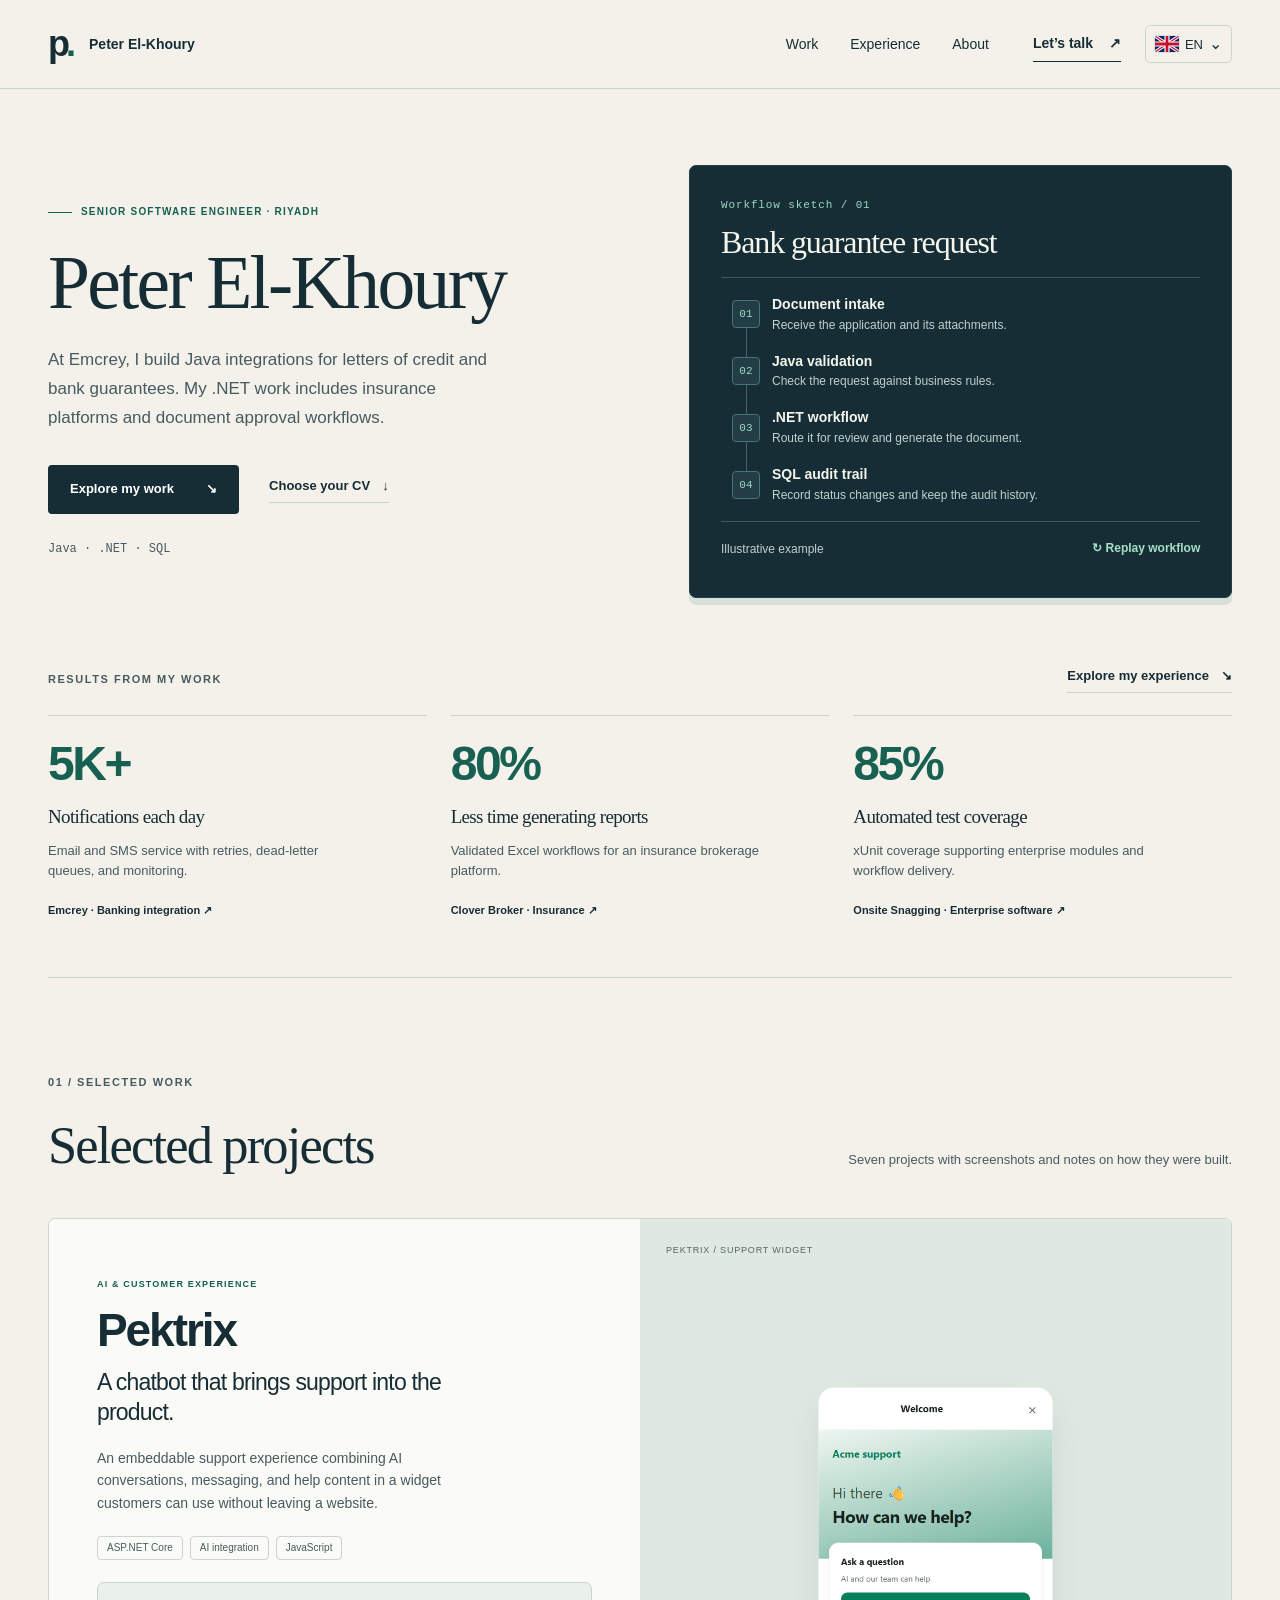
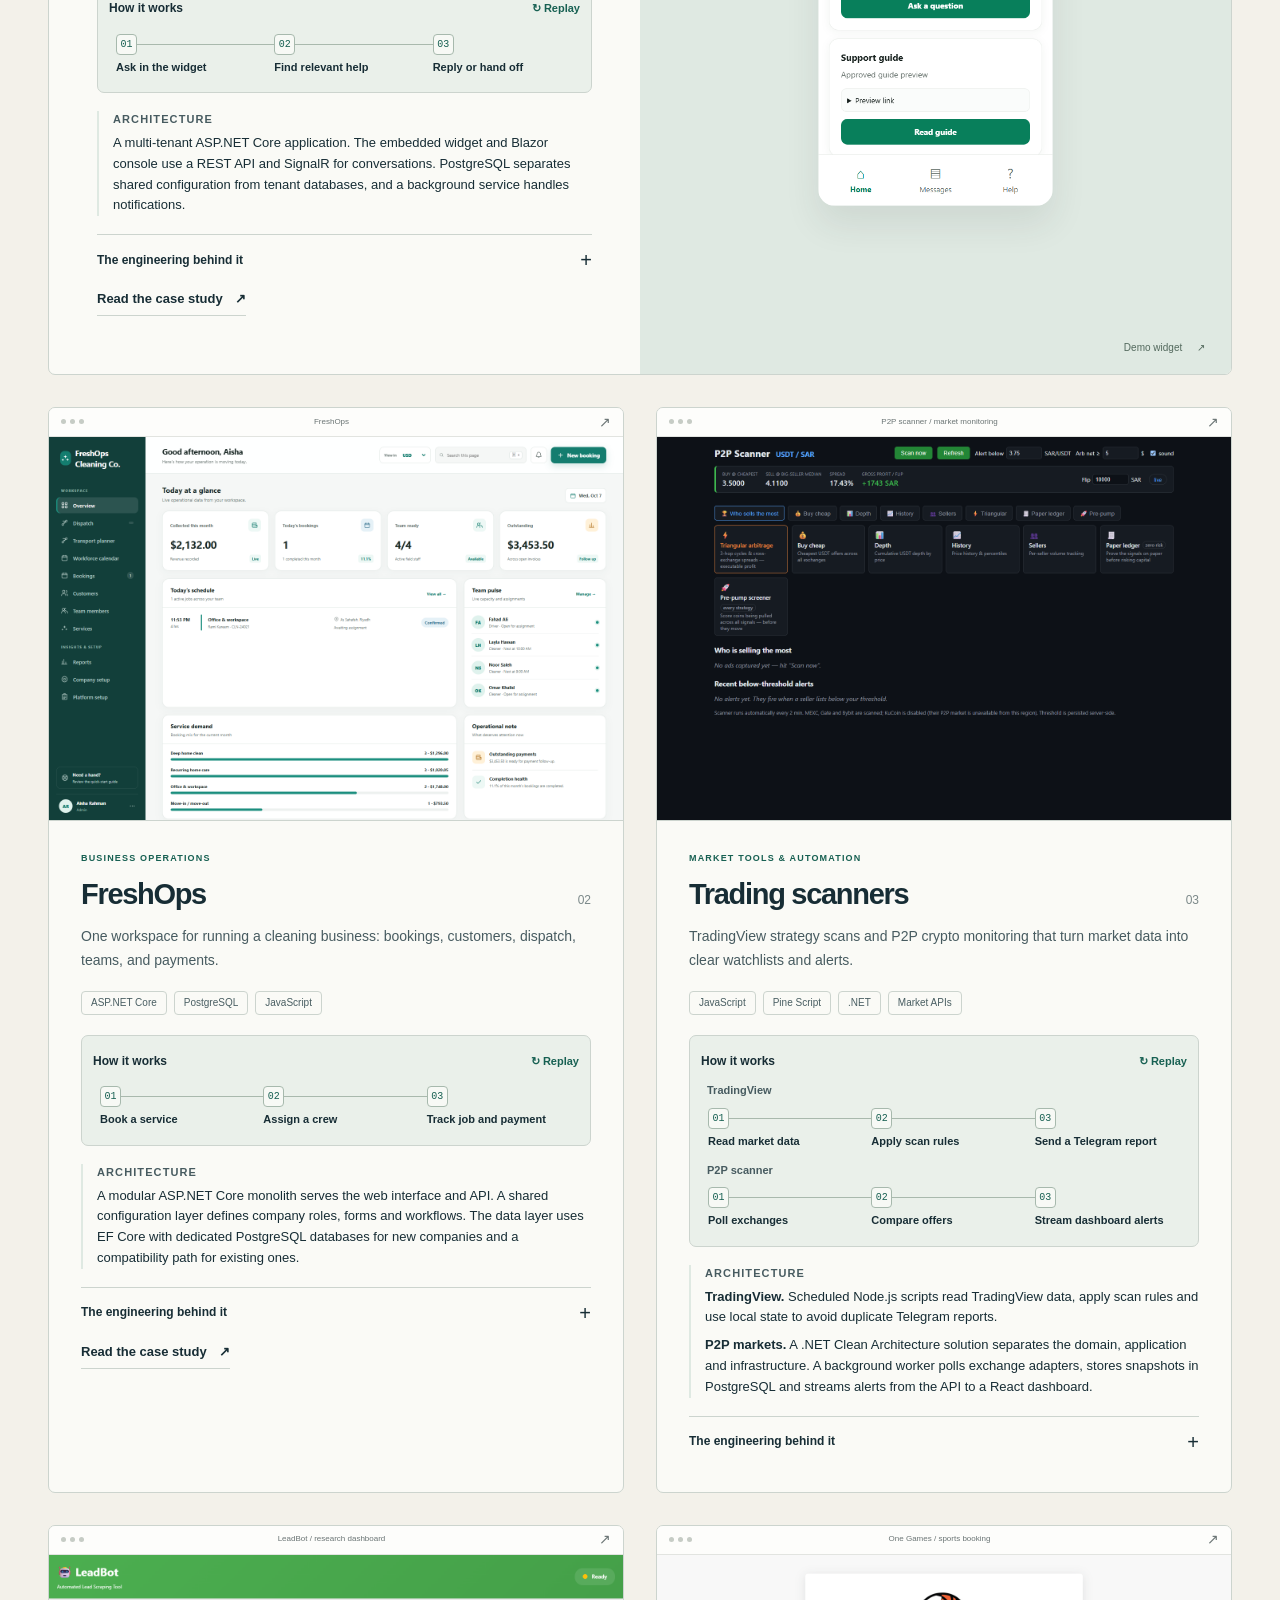
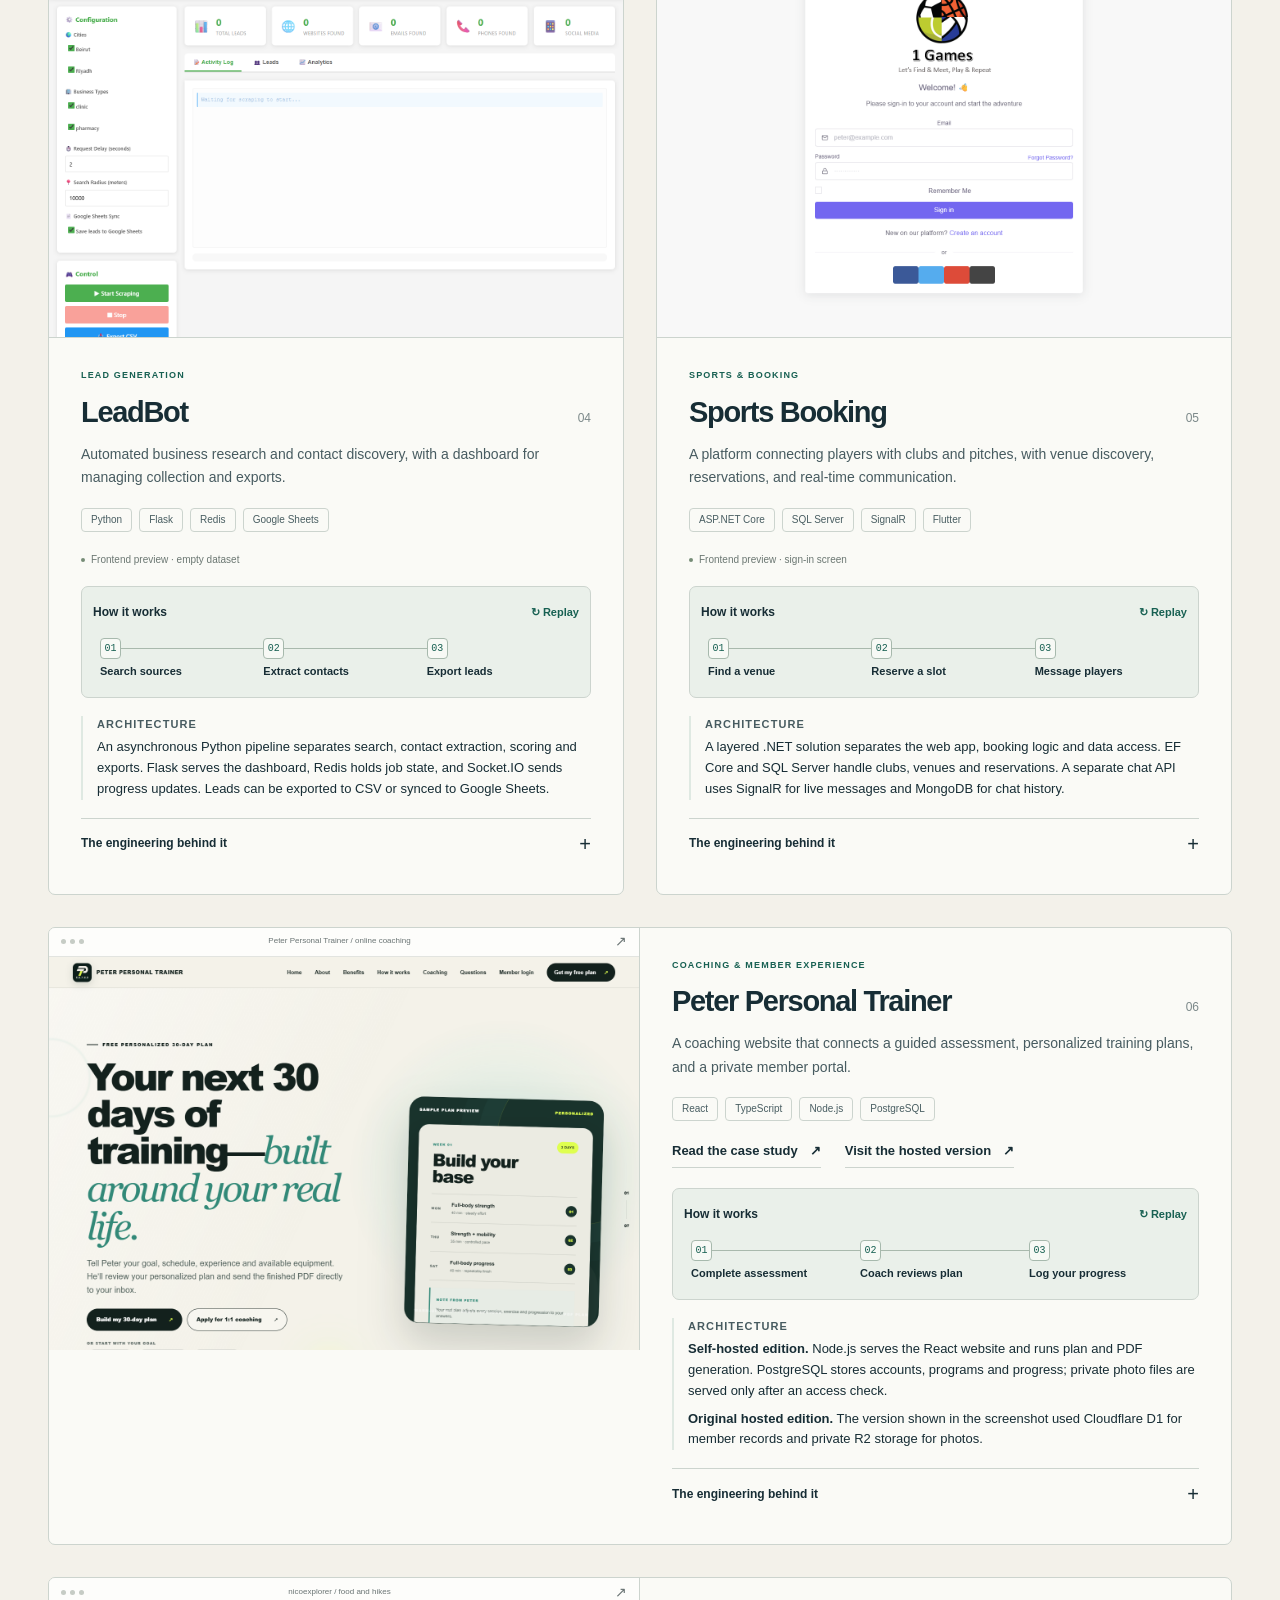
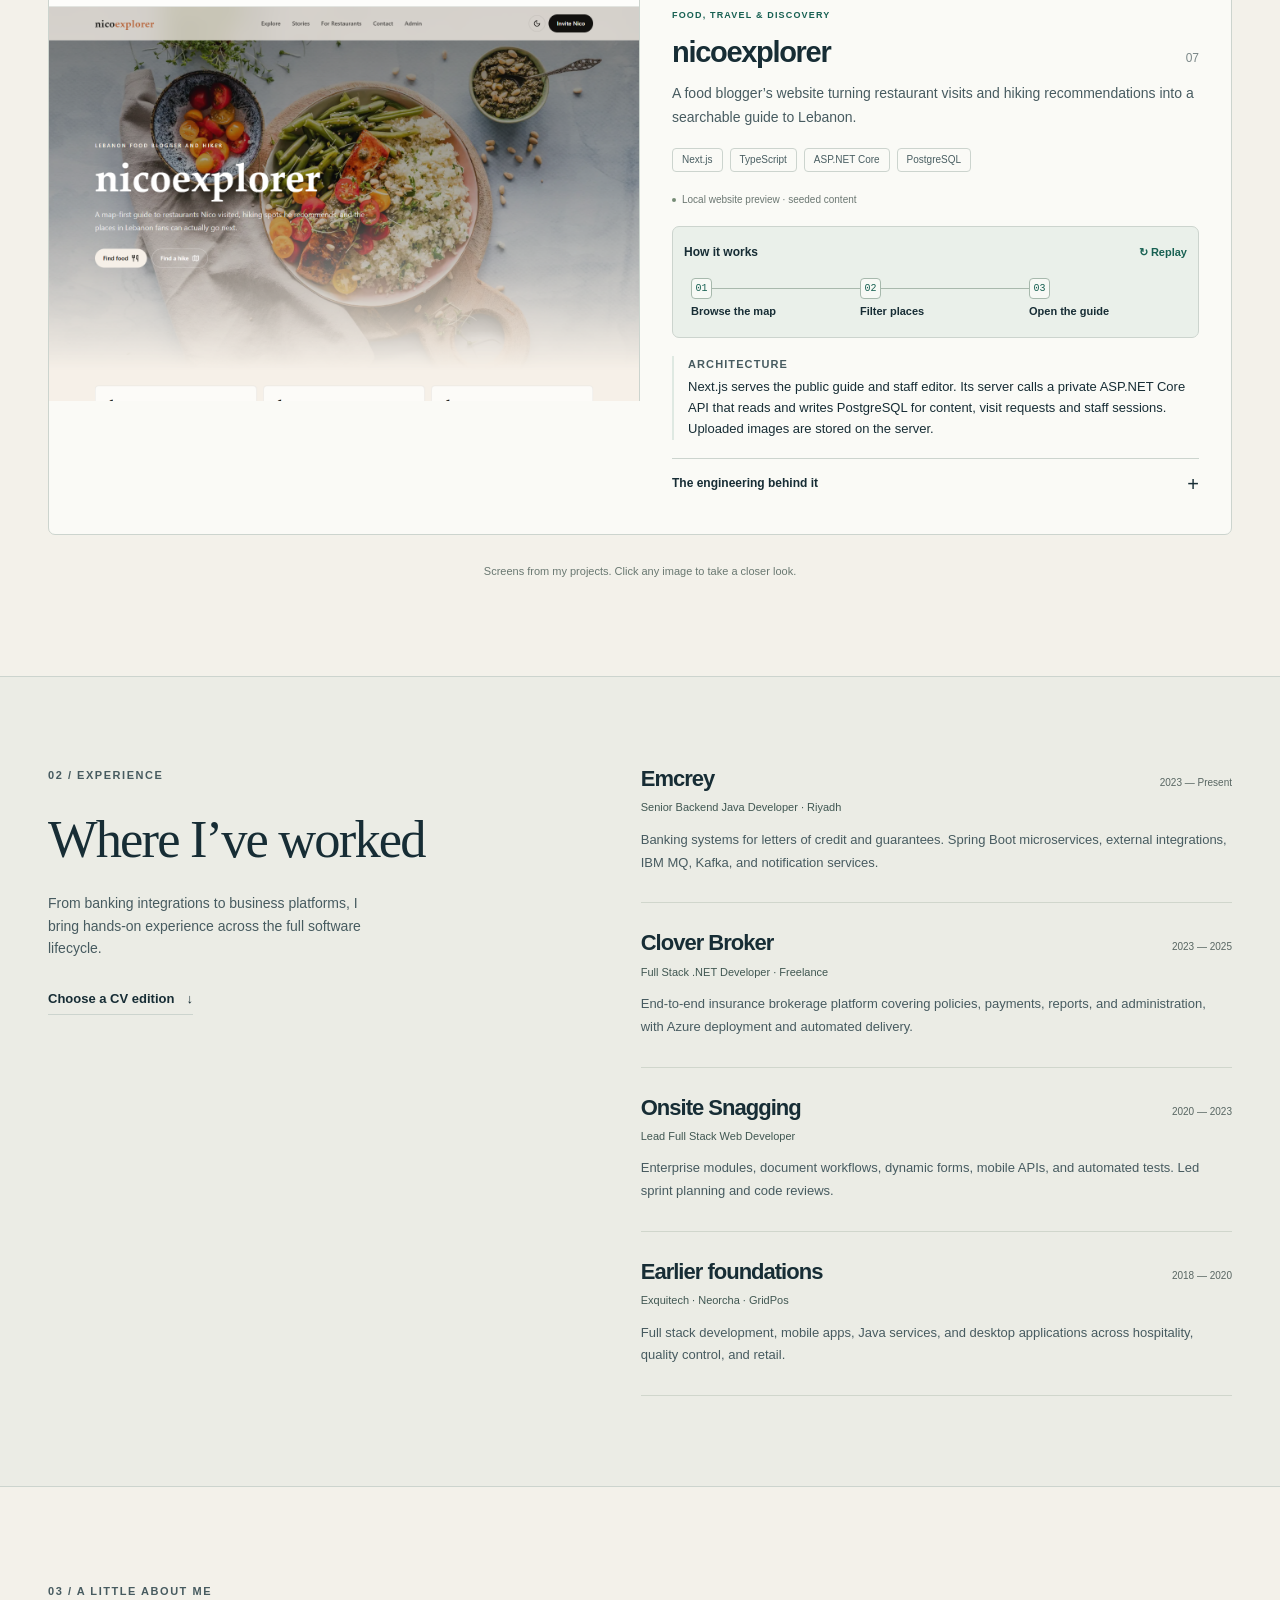
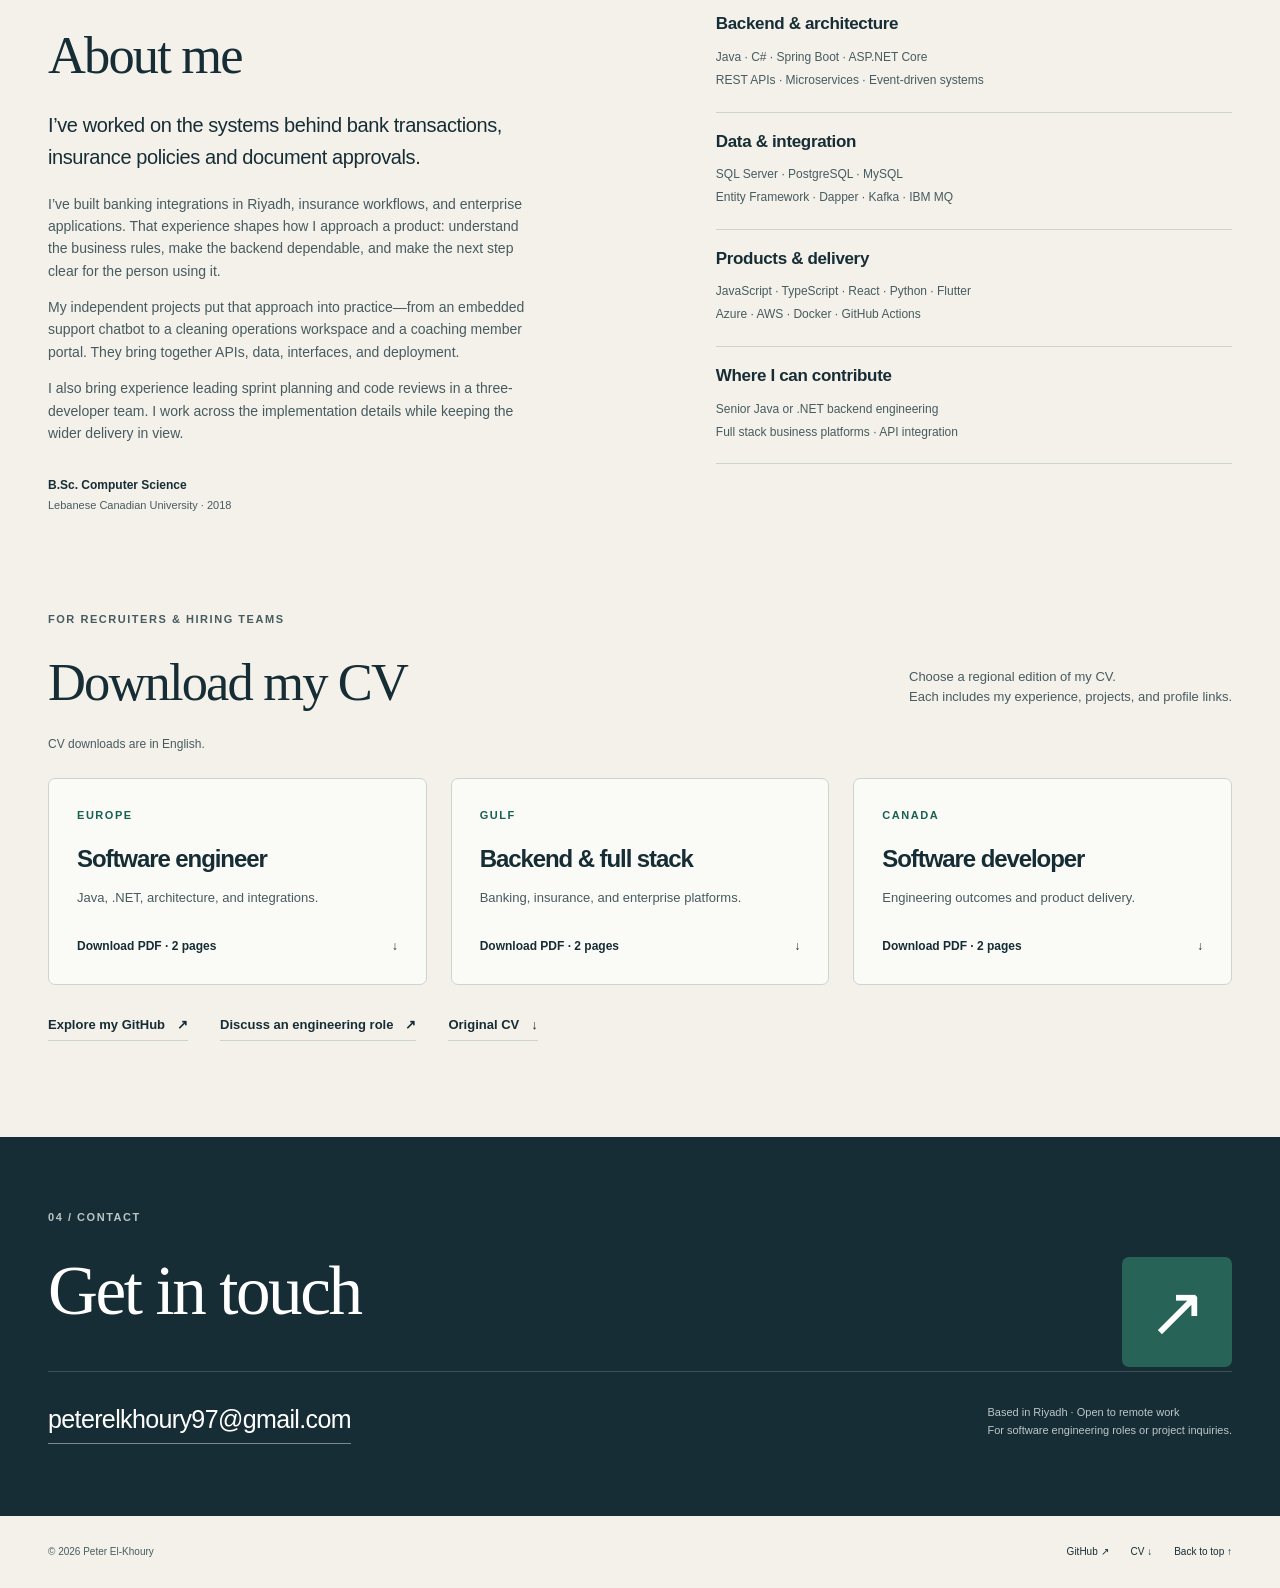
<file: index.html>
<!doctype html>
<html lang="en">
<head>
  <meta charset="utf-8">
  <meta name="viewport" content="width=device-width, initial-scale=1">
  <meta name="theme-color" content="#f3f1ea">
  <meta name="description" content="Peter El-Khoury, senior software engineer in Riyadh. Java, .NET, banking integrations and business platforms. Explore project case studies and download a regional CV.">
  <link rel="canonical" href="https://peterkhoury97.github.io/peterelkhoury.github.io/">
  <meta property="og:title" content="Peter El-Khoury — Senior Software Engineer">
  <meta property="og:description" content="Java and .NET engineering, from banking integrations to complete products. Explore my experience, achievements and project case studies.">
  <meta property="og:url" content="https://peterkhoury97.github.io/peterelkhoury.github.io/">
  <meta property="og:image" content="https://peterkhoury97.github.io/peterelkhoury.github.io/assets/images/freshops.png">
  <meta property="og:image:alt" content="FreshOps operations platform built by Peter El-Khoury">
  <meta property="og:type" content="website">
  <title>Peter El-Khoury — Senior Software Engineer | Java &amp; .NET</title>
  <link rel="alternate" hreflang="en" href="https://peterkhoury97.github.io/peterelkhoury.github.io/">
  <link rel="alternate" hreflang="ar" href="https://peterkhoury97.github.io/peterelkhoury.github.io/ar/">
  <link rel="alternate" hreflang="fr" href="https://peterkhoury97.github.io/peterelkhoury.github.io/fr/">
  <link rel="alternate" hreflang="x-default" href="https://peterkhoury97.github.io/peterelkhoury.github.io/">
  <script src="language.js?v=20261012-1"></script>
  <link rel="icon" href="assets/favicon.svg" type="image/svg+xml">
  <link rel="stylesheet" href="styles.css?v=20261108-2">
  <script type="application/ld+json">{"@context":"https://schema.org","@type":"Person","name":"Peter El-Khoury","url":"https://peterkhoury97.github.io/peterelkhoury.github.io/","jobTitle":"Senior Software Engineer","sameAs":["https://github.com/peterkhoury97"],"knowsAbout":["Java","C#","Spring Boot","ASP.NET Core","API design","Business platforms"]}</script>
  <script src="script.js?v=20261108-2" defer></script>
</head>
<body>
  <a class="skip-link" href="#main">Skip to content</a>
  <header class="site-header">
    <div class="container header-inner">
      <a class="wordmark" href="#" aria-label="Peter El-Khoury, home"><span class="monogram">p<span>.</span></span><span>Peter El-Khoury</span></a>
      <div class="header-controls"><details class="language-picker"><summary aria-label="Choose language: English"><img class="language-flag" src="assets/flags/en.svg" width="24" height="16" alt="" aria-hidden="true"><span class="language-code" aria-hidden="true">EN</span><span class="language-chevron" aria-hidden="true">⌄</span></summary><ul aria-label="Choose language"><li><a class="language-link" href="index.html?lang=en" lang="en" hreflang="en" aria-current="page"><img class="language-flag" src="assets/flags/en.svg" width="24" height="16" alt="" aria-hidden="true"><span dir="auto">English</span></a></li><li><a class="language-link" href="ar/index.html?lang=ar" lang="ar" hreflang="ar"><img class="language-flag" src="assets/flags/ar.svg" width="24" height="16" alt="" aria-hidden="true"><span dir="auto">العربية</span></a></li><li><a class="language-link" href="fr/index.html?lang=fr" lang="fr" hreflang="fr"><img class="language-flag" src="assets/flags/fr.svg" width="24" height="16" alt="" aria-hidden="true"><span dir="auto">Français</span></a></li></ul></details><button class="menu-toggle" type="button" aria-expanded="false" aria-controls="navigation" hidden>Menu <span aria-hidden="true">☰</span></button></div>
      <nav id="navigation" aria-label="Main navigation">
        <a href="#work">Work</a><a href="#experience">Experience</a><a href="#about">About</a>
        <a class="nav-contact" href="#contact">Let’s talk <span aria-hidden="true">↗</span></a>
      </nav>
    </div>
  </header>
  <main id="main">
    <section class="hero container" aria-labelledby="hero-title">
      <div class="hero-copy">
        <p class="eyebrow">Senior software engineer · Riyadh</p>
        <h1 id="hero-title">Peter El-Khoury</h1>
        <p class="hero-description">At Emcrey, I build Java integrations for letters of credit and bank guarantees. My .NET work includes insurance platforms and document approval workflows.</p>
        <div class="hero-actions"><a class="button primary" href="#work">Explore my work <span aria-hidden="true">↘</span></a><a class="text-link" href="#cv">Choose your CV <span aria-hidden="true">↓</span></a></div>
        <p class="hero-footnote">Java · .NET · SQL</p>
      </div>
      <figure class="workflow" aria-labelledby="workflow-title">
        <figcaption class="workflow-heading">
          <p class="workflow-kicker">Workflow sketch / 01</p>
          <h2 id="workflow-title">Bank guarantee request</h2>
        </figcaption>
        <ol class="workflow-steps" role="list">
          <li><span class="workflow-step" dir="ltr" aria-hidden="true">01</span><div><strong>Document intake</strong><p>Receive the application and its attachments.</p></div></li>
          <li><span class="workflow-step" dir="ltr" aria-hidden="true">02</span><div><strong>Java validation</strong><p>Check the request against business rules.</p></div></li>
          <li><span class="workflow-step" dir="ltr" aria-hidden="true">03</span><div><strong>.NET workflow</strong><p>Route it for review and generate the document.</p></div></li>
          <li><span class="workflow-step" dir="ltr" aria-hidden="true">04</span><div><strong>SQL audit trail</strong><p>Record status changes and keep the audit history.</p></div></li>
        </ol>
        <div class="workflow-footer"><p>Illustrative example</p><button class="workflow-replay" type="button" hidden><span aria-hidden="true">↻</span> Replay workflow</button></div>
      </figure>
    </section>
    <section class="impact-section container" aria-labelledby="impact-title">
      <div class="impact-heading"><p class="eyebrow" id="impact-title">Results from my work</p><a class="text-link" href="#experience">Explore my experience <span aria-hidden="true">↘</span></a></div>
      <div class="impact-grid">
        <article><p class="impact-number">5K+</p><h2>Notifications each day</h2><p>Email and SMS service with retries, dead-letter queues, and monitoring.</p><a href="#emcrey">Emcrey · Banking integration <span aria-hidden="true">↗</span></a></article>
        <article><p class="impact-number">80%</p><h2>Less time generating reports</h2><p>Validated Excel workflows for an insurance brokerage platform.</p><a href="#clover">Clover Broker · Insurance <span aria-hidden="true">↗</span></a></article>
        <article><p class="impact-number">85%</p><h2>Automated test coverage</h2><p>xUnit coverage supporting enterprise modules and workflow delivery.</p><a href="#onsite">Onsite Snagging · Enterprise software <span aria-hidden="true">↗</span></a></article>
      </div>
    </section>

    <section class="section container" id="work" aria-labelledby="work-title">
      <div class="section-heading"><div><p class="eyebrow">01 / Selected work</p><h2 id="work-title">Selected projects</h2></div><p>Seven projects with screenshots and notes on how they were built.</p></div>
      <article class="featured-project" id="pektrix">
        <div class="featured-copy"><p class="project-category">AI &amp; CUSTOMER EXPERIENCE</p><h3>Pektrix</h3><p class="project-subtitle">A chatbot that brings support into the product.</p><p>An embeddable support experience combining AI conversations, messaging, and help content in a widget customers can use without leaving a website.</p><ul class="tags" aria-label="Pektrix technologies"><li>ASP.NET Core</li><li>AI integration</li><li>JavaScript</li></ul>
          <figure class="workflow project-workflow" aria-labelledby="pektrix-workflow-title">
            <figcaption><h4 id="pektrix-workflow-title">How it works</h4><button class="workflow-replay" type="button" hidden><span aria-hidden="true">↻</span> Replay</button></figcaption>
            <ol class="workflow-steps" role="list">
              <li><span class="workflow-step" dir="ltr" aria-hidden="true">01</span><strong>Ask in the widget</strong></li>
              <li><span class="workflow-step" dir="ltr" aria-hidden="true">02</span><strong>Find relevant help</strong></li>
              <li><span class="workflow-step" dir="ltr" aria-hidden="true">03</span><strong>Reply or hand off</strong></li>
            </ol>
          </figure>
          <div class="project-architecture"><h4>Architecture</h4><p>A multi-tenant ASP.NET Core application. The embedded widget and Blazor console use a REST API and SignalR for conversations. PostgreSQL separates shared configuration from tenant databases, and a background service handles notifications.</p></div><details><summary>The engineering behind it <span aria-hidden="true">+</span></summary><div class="project-detail"><p><strong>What I built.</strong> The web application, backend services, and embedded widget experience, including tenant-aware configuration and conversational workflows.</p><p><strong>Product focus.</strong> Bring AI and human support into one accessible interface, with responsive layouts and English/Arabic widget support.</p></div></details>
          <a class="text-link" href="projects/pektrix.html">Read the case study <span aria-hidden="true">↗</span></a>
        </div>
        <div class="featured-media"><span class="media-label">PEKTRIX / SUPPORT WIDGET</span><a class="screenshot-link widget-preview" href="assets/images/pektrix.png" data-title="Pektrix support widget" data-caption="Original project screenshot · demo support widget with sample branding." aria-label="Enlarge Pektrix widget screenshot"><img src="assets/images/pektrix.png" width="410" height="730" alt="Pektrix widget home screen, with Ask a question and Support guide" loading="lazy"></a><span class="media-footnote">Demo widget <span aria-hidden="true">↗</span></span></div>
      </article>

      <div class="project-grid">
        <article class="project-card" id="freshops">
          <a class="screenshot-link project-image" href="assets/images/freshops.png" data-title="FreshOps operations dashboard" data-caption="Running local demo workspace · bookings, customer and staff names are demo records." aria-label="Enlarge FreshOps screenshot"><div class="window-bar"><i></i><i></i><i></i><span>FreshOps</span><b aria-hidden="true">↗</b></div><img src="assets/images/freshops.png" width="1440" height="960" alt="FreshOps cleaning operations overview with a schedule, team members, services, and payment summaries" loading="lazy"></a>
          <div class="project-copy"><p class="project-category">BUSINESS OPERATIONS</p><div class="project-title"><h3>FreshOps</h3><span>02</span></div><p>One workspace for running a cleaning business: bookings, customers, dispatch, teams, and payments.</p><ul class="tags" aria-label="FreshOps technologies"><li>ASP.NET Core</li><li>PostgreSQL</li><li>JavaScript</li></ul>
          <figure class="workflow project-workflow" aria-labelledby="freshops-workflow-title">
            <figcaption><h4 id="freshops-workflow-title">How it works</h4><button class="workflow-replay" type="button" hidden><span aria-hidden="true">↻</span> Replay</button></figcaption>
            <ol class="workflow-steps" role="list">
              <li><span class="workflow-step" dir="ltr" aria-hidden="true">01</span><strong>Book a service</strong></li>
              <li><span class="workflow-step" dir="ltr" aria-hidden="true">02</span><strong>Assign a crew</strong></li>
              <li><span class="workflow-step" dir="ltr" aria-hidden="true">03</span><strong>Track job and payment</strong></li>
            </ol>
          </figure>
          <div class="project-architecture"><h4>Architecture</h4><p>A modular ASP.NET Core monolith serves the web interface and API. A shared configuration layer defines company roles, forms and workflows. The data layer uses EF Core with dedicated PostgreSQL databases for new companies and a compatibility path for existing ones.</p></div><details><summary>The engineering behind it <span aria-hidden="true">+</span></summary><div class="project-detail"><p><strong>What I built.</strong> A multi-company operations platform with role-based access, scheduling, pricing rules, recurring bookings, and financial reporting.</p><p><strong>Product focus.</strong> Connect the office and field team through a dispatch board, customer history, and configurable business workflows.</p></div></details><a class="text-link project-case" href="projects/freshops.html">Read the case study <span aria-hidden="true">↗</span></a></div>
        </article>
        <article class="project-card" id="trading">
          <a class="screenshot-link project-image" href="assets/images/p2p-scanner.png" data-title="Trading scanners — P2P dashboard" data-caption="Local P2P dashboard capture · seller alerts omitted. Displayed price/spread calculations are a market snapshot, not realized trading returns." aria-label="Enlarge trading scanner screenshot"><div class="window-bar"><i></i><i></i><i></i><span>P2P scanner / market monitoring</span><b aria-hidden="true">↗</b></div><img src="assets/images/p2p-scanner.png" width="1440" height="960" alt="P2P scanner dashboard with market monitoring, price comparisons, depth, history, and arbitrage sections" loading="lazy"></a>
          <div class="project-copy"><p class="project-category">MARKET TOOLS &amp; AUTOMATION</p><div class="project-title"><h3>Trading scanners</h3><span>03</span></div><p>TradingView strategy scans and P2P crypto monitoring that turn market data into clear watchlists and alerts.</p><ul class="tags" aria-label="Trading technologies"><li>JavaScript</li><li>Pine Script</li><li>.NET</li><li>Market APIs</li></ul>
          <figure class="workflow project-workflow" aria-labelledby="trading-workflow-title">
            <figcaption><h4 id="trading-workflow-title">How it works</h4><button class="workflow-replay" type="button" hidden><span aria-hidden="true">↻</span> Replay</button></figcaption>
            <p class="workflow-track" id="trading-workflow-track-1">TradingView</p>
            <ol class="workflow-steps" role="list" aria-labelledby="trading-workflow-track-1">
              <li><span class="workflow-step" dir="ltr" aria-hidden="true">01</span><strong>Read market data</strong></li>
              <li><span class="workflow-step" dir="ltr" aria-hidden="true">02</span><strong>Apply scan rules</strong></li>
              <li><span class="workflow-step" dir="ltr" aria-hidden="true">03</span><strong>Send a Telegram report</strong></li>
            </ol>
            <p class="workflow-track" id="trading-workflow-track-2">P2P scanner</p>
            <ol class="workflow-steps" role="list" aria-labelledby="trading-workflow-track-2">
              <li><span class="workflow-step" dir="ltr" aria-hidden="true">01</span><strong>Poll exchanges</strong></li>
              <li><span class="workflow-step" dir="ltr" aria-hidden="true">02</span><strong>Compare offers</strong></li>
              <li><span class="workflow-step" dir="ltr" aria-hidden="true">03</span><strong>Stream dashboard alerts</strong></li>
            </ol>
          </figure>
          <div class="project-architecture"><h4>Architecture</h4><p><strong>TradingView.</strong> Scheduled Node.js scripts read TradingView data, apply scan rules and use local state to avoid duplicate Telegram reports.</p><p><strong>P2P markets.</strong> A .NET Clean Architecture solution separates the domain, application and infrastructure. A background worker polls exchange adapters, stores snapshots in PostgreSQL and streams alerts from the API to a React dashboard.</p></div><details><summary>The engineering behind it <span aria-hidden="true">+</span></summary><div class="project-detail"><p><strong>TradingView.</strong> Automated premarket gapper and strategy scanning with scheduled checks, duplicate prevention, and Telegram reporting.</p><p><strong>P2P markets.</strong> Exchange price comparison, configurable filters, historical tracking, and alerting. The screenshot shows the P2P dashboard; TradingView is a separate workflow.</p><p><strong>Product focus.</strong> Make research repeatable and surface relevant market conditions for manual review.</p></div></details></div>
        </article>
        <article class="project-card" id="leadbot">
          <a class="screenshot-link project-image" href="assets/images/leadbot.png" data-title="LeadBot dashboard" data-caption="Original frontend template preview · empty dataset, sample city/type selections; no scraping or outreach was run." aria-label="Enlarge LeadBot screenshot"><div class="window-bar"><i></i><i></i><i></i><span>LeadBot / research dashboard</span><b aria-hidden="true">↗</b></div><img src="assets/images/leadbot.png" width="1440" height="960" alt="LeadBot dashboard showing search configuration, lead statistics, and an empty activity log" loading="lazy"></a>
          <div class="project-copy"><p class="project-category">LEAD GENERATION</p><div class="project-title"><h3>LeadBot</h3><span>04</span></div><p>Automated business research and contact discovery, with a dashboard for managing collection and exports.</p><ul class="tags" aria-label="LeadBot technologies"><li>Python</li><li>Flask</li><li>Redis</li><li>Google Sheets</li></ul><p class="preview-label">Frontend preview · empty dataset</p>
          <figure class="workflow project-workflow" aria-labelledby="leadbot-workflow-title">
            <figcaption><h4 id="leadbot-workflow-title">How it works</h4><button class="workflow-replay" type="button" hidden><span aria-hidden="true">↻</span> Replay</button></figcaption>
            <ol class="workflow-steps" role="list">
              <li><span class="workflow-step" dir="ltr" aria-hidden="true">01</span><strong>Search sources</strong></li>
              <li><span class="workflow-step" dir="ltr" aria-hidden="true">02</span><strong>Extract contacts</strong></li>
              <li><span class="workflow-step" dir="ltr" aria-hidden="true">03</span><strong>Export leads</strong></li>
            </ol>
          </figure>
          <div class="project-architecture"><h4>Architecture</h4><p>An asynchronous Python pipeline separates search, contact extraction, scoring and exports. Flask serves the dashboard, Redis holds job state, and Socket.IO sends progress updates. Leads can be exported to CSV or synced to Google Sheets.</p></div><details><summary>The engineering behind it <span aria-hidden="true">+</span></summary><div class="project-detail"><p><strong>What I built.</strong> An asynchronous research pipeline with multiple search engines, contact extraction, business filters, and a web dashboard.</p><p><strong>Product focus.</strong> Reduce repetitive research and organize results through CSV export and Google Sheets integration.</p></div></details></div>
        </article>
        <article class="project-card" id="sports">
          <a class="screenshot-link project-image" href="assets/images/sports-booking.png" data-title="Sports Booking — One Games" data-caption="Original OneSportsApp sign-in frontend preview · original HTML, logo, and CSS; authentication and booking services were not running." aria-label="Enlarge Sports Booking screenshot"><div class="window-bar"><i></i><i></i><i></i><span>One Games / sports booking</span><b aria-hidden="true">↗</b></div><img src="assets/images/sports-booking.png" width="1440" height="960" alt="One Games Sports Booking sign-in interface with original sports logo and account form" loading="lazy"></a>
          <div class="project-copy"><p class="project-category">SPORTS &amp; BOOKING</p><div class="project-title"><h3>Sports Booking</h3><span>05</span></div><p>A platform connecting players with clubs and pitches, with venue discovery, reservations, and real-time communication.</p><ul class="tags" aria-label="Sports Booking technologies"><li>ASP.NET Core</li><li>SQL Server</li><li>SignalR</li><li>Flutter</li></ul><p class="preview-label">Frontend preview · sign-in screen</p>
          <figure class="workflow project-workflow" aria-labelledby="sports-workflow-title">
            <figcaption><h4 id="sports-workflow-title">How it works</h4><button class="workflow-replay" type="button" hidden><span aria-hidden="true">↻</span> Replay</button></figcaption>
            <ol class="workflow-steps" role="list">
              <li><span class="workflow-step" dir="ltr" aria-hidden="true">01</span><strong>Find a venue</strong></li>
              <li><span class="workflow-step" dir="ltr" aria-hidden="true">02</span><strong>Reserve a slot</strong></li>
              <li><span class="workflow-step" dir="ltr" aria-hidden="true">03</span><strong>Message players</strong></li>
            </ol>
          </figure>
          <div class="project-architecture"><h4>Architecture</h4><p>A layered .NET solution separates the web app, booking logic and data access. EF Core and SQL Server handle clubs, venues and reservations. A separate chat API uses SignalR for live messages and MongoDB for chat history.</p></div><details><summary>The engineering behind it <span aria-hidden="true">+</span></summary><div class="project-detail"><p><strong>What I built.</strong> Sports club, pitch, and reservation workflows, backed by APIs and a separate real-time chat service.</p><p><strong>Product focus.</strong> Help players find venues and coordinate bookings. My broader Sports Booking work also includes Flutter and Google Maps integration, as described in my CV.</p></div></details></div>
        </article>
        <article class="project-card project-card-wide" id="personal-trainer">
          <a class="screenshot-link project-image" href="assets/images/personal-trainer.png" data-title="Peter Personal Trainer" data-caption="Live public website homepage captured on 8 October 2026. The illustrated training schedule is the site's sample plan." aria-label="Enlarge Peter Personal Trainer screenshot"><div class="window-bar"><i></i><i></i><i></i><span>Peter Personal Trainer / online coaching</span><b aria-hidden="true">↗</b></div><img src="assets/images/personal-trainer.png" width="1440" height="960" alt="Peter Personal Trainer homepage with a personalized 30-day training plan and sample workout schedule" loading="lazy"></a>
          <div class="project-copy"><p class="project-category">COACHING &amp; MEMBER EXPERIENCE</p><div class="project-title"><h3>Peter Personal Trainer</h3><span>06</span></div><p>A coaching website that connects a guided assessment, personalized training plans, and a private member portal.</p><ul class="tags" aria-label="Personal Trainer technologies"><li>React</li><li>TypeScript</li><li>Node.js</li><li>PostgreSQL</li></ul><div class="project-actions"><a class="text-link" href="projects/personal-trainer.html">Read the case study <span aria-hidden="true">↗</span></a><a class="text-link" href="https://form-flow-personal-training.peterkhoury.chatgpt.site/" target="_blank" rel="noopener noreferrer">Visit the hosted version <span aria-hidden="true">↗</span></a></div>
          <figure class="workflow project-workflow" aria-labelledby="personal-trainer-workflow-title">
            <figcaption><h4 id="personal-trainer-workflow-title">How it works</h4><button class="workflow-replay" type="button" hidden><span aria-hidden="true">↻</span> Replay</button></figcaption>
            <ol class="workflow-steps" role="list">
              <li><span class="workflow-step" dir="ltr" aria-hidden="true">01</span><strong>Complete assessment</strong></li>
              <li><span class="workflow-step" dir="ltr" aria-hidden="true">02</span><strong>Coach reviews plan</strong></li>
              <li><span class="workflow-step" dir="ltr" aria-hidden="true">03</span><strong>Log your progress</strong></li>
            </ol>
          </figure>
          <div class="project-architecture"><h4>Architecture</h4><p><strong>Self-hosted edition.</strong> Node.js serves the React website and runs plan and PDF generation. PostgreSQL stores accounts, programs and progress; private photo files are served only after an access check.</p><p><strong>Original hosted edition.</strong> The version shown in the screenshot used Cloudflare D1 for member records and private R2 storage for photos.</p></div><details><summary>The engineering behind it <span aria-hidden="true">+</span></summary><div class="project-detail"><p><strong>What I built.</strong> A responsive coaching website with a validated assessment, local plan-generation engine, branded PDF delivery, and a trainer review and publishing workflow.</p><p><strong>Member experience.</strong> Email-code sign-in, workout logs, daily check-ins, progress charts and private photo storage.</p></div></details></div>
        </article>
        <article class="project-card project-card-wide" id="nicoexplorer">
          <a class="screenshot-link project-image" href="assets/images/nicoexplorer.png" data-title="nicoexplorer food and hiking guide" data-caption="Original local homepage preview captured on 11 October 2026. Restaurant and trail entries are seeded content; the imagery comes from the source website." aria-label="Enlarge nicoexplorer screenshot"><div class="window-bar"><i></i><i></i><i></i><span>nicoexplorer / food and hikes</span><b aria-hidden="true">↗</b></div><img src="assets/images/nicoexplorer.png" width="1440" height="960" alt="nicoexplorer homepage with food photography, restaurant discovery and hiking navigation" loading="lazy"></a>
          <div class="project-copy"><p class="project-category">FOOD, TRAVEL &amp; DISCOVERY</p><div class="project-title"><h3>nicoexplorer</h3><span>07</span></div><p>A food blogger’s website turning restaurant visits and hiking recommendations into a searchable guide to Lebanon.</p><ul class="tags" aria-label="nicoexplorer technologies"><li>Next.js</li><li>TypeScript</li><li>ASP.NET Core</li><li>PostgreSQL</li></ul><p class="preview-label">Local website preview · seeded content</p>
          <figure class="workflow project-workflow" aria-labelledby="nicoexplorer-workflow-title">
            <figcaption><h4 id="nicoexplorer-workflow-title">How it works</h4><button class="workflow-replay" type="button" hidden><span aria-hidden="true">↻</span> Replay</button></figcaption>
            <ol class="workflow-steps" role="list">
              <li><span class="workflow-step" dir="ltr" aria-hidden="true">01</span><strong>Browse the map</strong></li>
              <li><span class="workflow-step" dir="ltr" aria-hidden="true">02</span><strong>Filter places</strong></li>
              <li><span class="workflow-step" dir="ltr" aria-hidden="true">03</span><strong>Open the guide</strong></li>
            </ol>
          </figure>
          <div class="project-architecture"><h4>Architecture</h4><p>Next.js serves the public guide and staff editor. Its server calls a private ASP.NET Core API that reads and writes PostgreSQL for content, visit requests and staff sessions. Uploaded images are stored on the server.</p></div><details><summary>The engineering behind it <span aria-hidden="true">+</span></summary><div class="project-detail"><p><strong>What I built.</strong> A responsive food and hiking website with searchable directories, coordinate-based maps, place details, Instagram links, and structured restaurant visit requests.</p><p><strong>Product focus.</strong> Make a creator’s recommendations easy to find, and give restaurant owners a clear way to request a visit.</p></div></details></div>
        </article>
      </div>
      <p class="work-note">Screens from my projects. Click any image to take a closer look.</p>
    </section>

    <section class="experience-section" id="experience" aria-labelledby="experience-title"><div class="container experience-layout"><div class="experience-intro"><p class="eyebrow">02 / Experience</p><h2 id="experience-title">Where I’ve worked</h2><p>From banking integrations to business platforms, I bring hands-on experience across the full software lifecycle.</p><a class="text-link" href="#cv">Choose a CV edition <span aria-hidden="true">↓</span></a></div>
      <div class="timeline">
        <article id="emcrey"><div class="role-heading"><h3>Emcrey</h3><span>2023 — Present</span></div><p class="role">Senior Backend Java Developer · Riyadh</p><p>Banking systems for letters of credit and guarantees. Spring Boot microservices, external integrations, IBM MQ, Kafka, and notification services.</p></article>
        <article id="clover"><div class="role-heading"><h3>Clover Broker</h3><span>2023 — 2025</span></div><p class="role">Full Stack .NET Developer · Freelance</p><p>End-to-end insurance brokerage platform covering policies, payments, reports, and administration, with Azure deployment and automated delivery.</p></article>
        <article id="onsite"><div class="role-heading"><h3>Onsite Snagging</h3><span>2020 — 2023</span></div><p class="role">Lead Full Stack Web Developer</p><p>Enterprise modules, document workflows, dynamic forms, mobile APIs, and automated tests. Led sprint planning and code reviews.</p></article>
        <article><div class="role-heading"><h3>Earlier foundations</h3><span>2018 — 2020</span></div><p class="role">Exquitech · Neorcha · GridPos</p><p>Full stack development, mobile apps, Java services, and desktop applications across hospitality, quality control, and retail.</p></article>
      </div>
    </div></section>

    <section class="section container about-layout" id="about" aria-labelledby="about-title"><div><p class="eyebrow">03 / A little about me</p><h2 id="about-title">About me</h2><p class="about-lead">I’ve worked on the systems behind bank transactions, insurance policies and document approvals.</p><p>I’ve built banking integrations in Riyadh, insurance workflows, and enterprise applications. That experience shapes how I approach a product: understand the business rules, make the backend dependable, and make the next step clear for the person using it.</p><p>My independent projects put that approach into practice—from an embedded support chatbot to a cleaning operations workspace and a coaching member portal. They bring together APIs, data, interfaces, and deployment.</p><p>I also bring experience leading sprint planning and code reviews in a three-developer team. I work across the implementation details while keeping the wider delivery in view.</p><p class="education">B.Sc. Computer Science<br><span>Lebanese Canadian University · 2018</span></p></div><div class="skills"><div><h3>Backend &amp; architecture</h3><p>Java · C# · Spring Boot · ASP.NET Core<br>REST APIs · Microservices · Event-driven systems</p></div><div><h3>Data &amp; integration</h3><p>SQL Server · PostgreSQL · MySQL<br>Entity Framework · Dapper · Kafka · IBM MQ</p></div><div><h3>Products &amp; delivery</h3><p>JavaScript · TypeScript · React · Python · Flutter<br>Azure · AWS · Docker · GitHub Actions</p></div><div><h3>Where I can contribute</h3><p>Senior Java or .NET backend engineering<br>Full stack business platforms · API integration</p></div></div></section>

    <section class="cv-section container" id="cv" aria-labelledby="cv-title">
      <div class="section-heading"><div><p class="eyebrow">For recruiters &amp; hiring teams</p><h2 id="cv-title">Download my CV</h2></div><p>Choose a regional edition of my CV.<br>Each includes my experience, projects, and profile links.</p></div>
      <p class="cv-language-note">CV downloads are in English.</p>
      <div class="cv-grid">
        <a class="cv-card" href="assets/Peter-El-Khoury-CV-Europe.pdf" download><span class="eyebrow">Europe</span><h3>Software engineer</h3><p>Java, .NET, architecture, and integrations.</p><span class="cv-download">Download PDF · 2 pages <span aria-hidden="true">↓</span></span></a>
        <a class="cv-card" href="assets/Peter-El-Khoury-CV-Gulf.pdf" download><span class="eyebrow">Gulf</span><h3>Backend &amp; full stack</h3><p>Banking, insurance, and enterprise platforms.</p><span class="cv-download">Download PDF · 2 pages <span aria-hidden="true">↓</span></span></a>
        <a class="cv-card" href="assets/Peter-El-Khoury-Resume-Canada.pdf" download><span class="eyebrow">Canada</span><h3>Software developer</h3><p>Engineering outcomes and product delivery.</p><span class="cv-download">Download PDF · 2 pages <span aria-hidden="true">↓</span></span></a>
      </div>
      <div class="recruiter-links"><a class="text-link" href="https://github.com/peterkhoury97" target="_blank" rel="noopener noreferrer">Explore my GitHub <span aria-hidden="true">↗</span></a><a class="text-link" href="mailto:peterelkhoury97@gmail.com?subject=Engineering%20opportunity">Discuss an engineering role <span aria-hidden="true">↗</span></a><a class="text-link" href="assets/Peter-El-Khoury-CV.pdf" download>Original CV <span aria-hidden="true">↓</span></a></div>
    </section>

    <section class="contact-section" id="contact" aria-labelledby="contact-title"><div class="container"><p class="eyebrow">04 / Contact</p><div class="contact-heading"><h2 id="contact-title">Get in touch</h2><a class="contact-arrow" href="mailto:peterelkhoury97@gmail.com" aria-label="Email Peter El-Khoury"><span aria-hidden="true">↗</span></a></div><div class="contact-bottom"><a class="email-link" href="mailto:peterelkhoury97@gmail.com">peterelkhoury97@gmail.com</a><p>Based in Riyadh · Open to remote work<br>For software engineering roles or project inquiries.</p></div></div></section>
  </main>
  <footer class="container footer"><p>© <span id="year">2026</span> Peter El-Khoury</p><div><a href="https://github.com/peterkhoury97" target="_blank" rel="noopener noreferrer">GitHub <span aria-hidden="true">↗</span></a><a href="assets/Peter-El-Khoury-CV.pdf" download>CV <span aria-hidden="true">↓</span></a><a href="#main">Back to top <span aria-hidden="true">↑</span></a></div></footer>
  <dialog id="image-dialog" aria-labelledby="image-title"><div class="dialog-top"><h2 id="image-title">Project screenshot</h2><button id="close-dialog" type="button" aria-label="Close screenshot">Close <span aria-hidden="true">×</span></button></div><div class="dialog-image"><img id="enlarged-image" alt=""></div><p id="image-caption"></p></dialog>
</body>
</html>
</file>
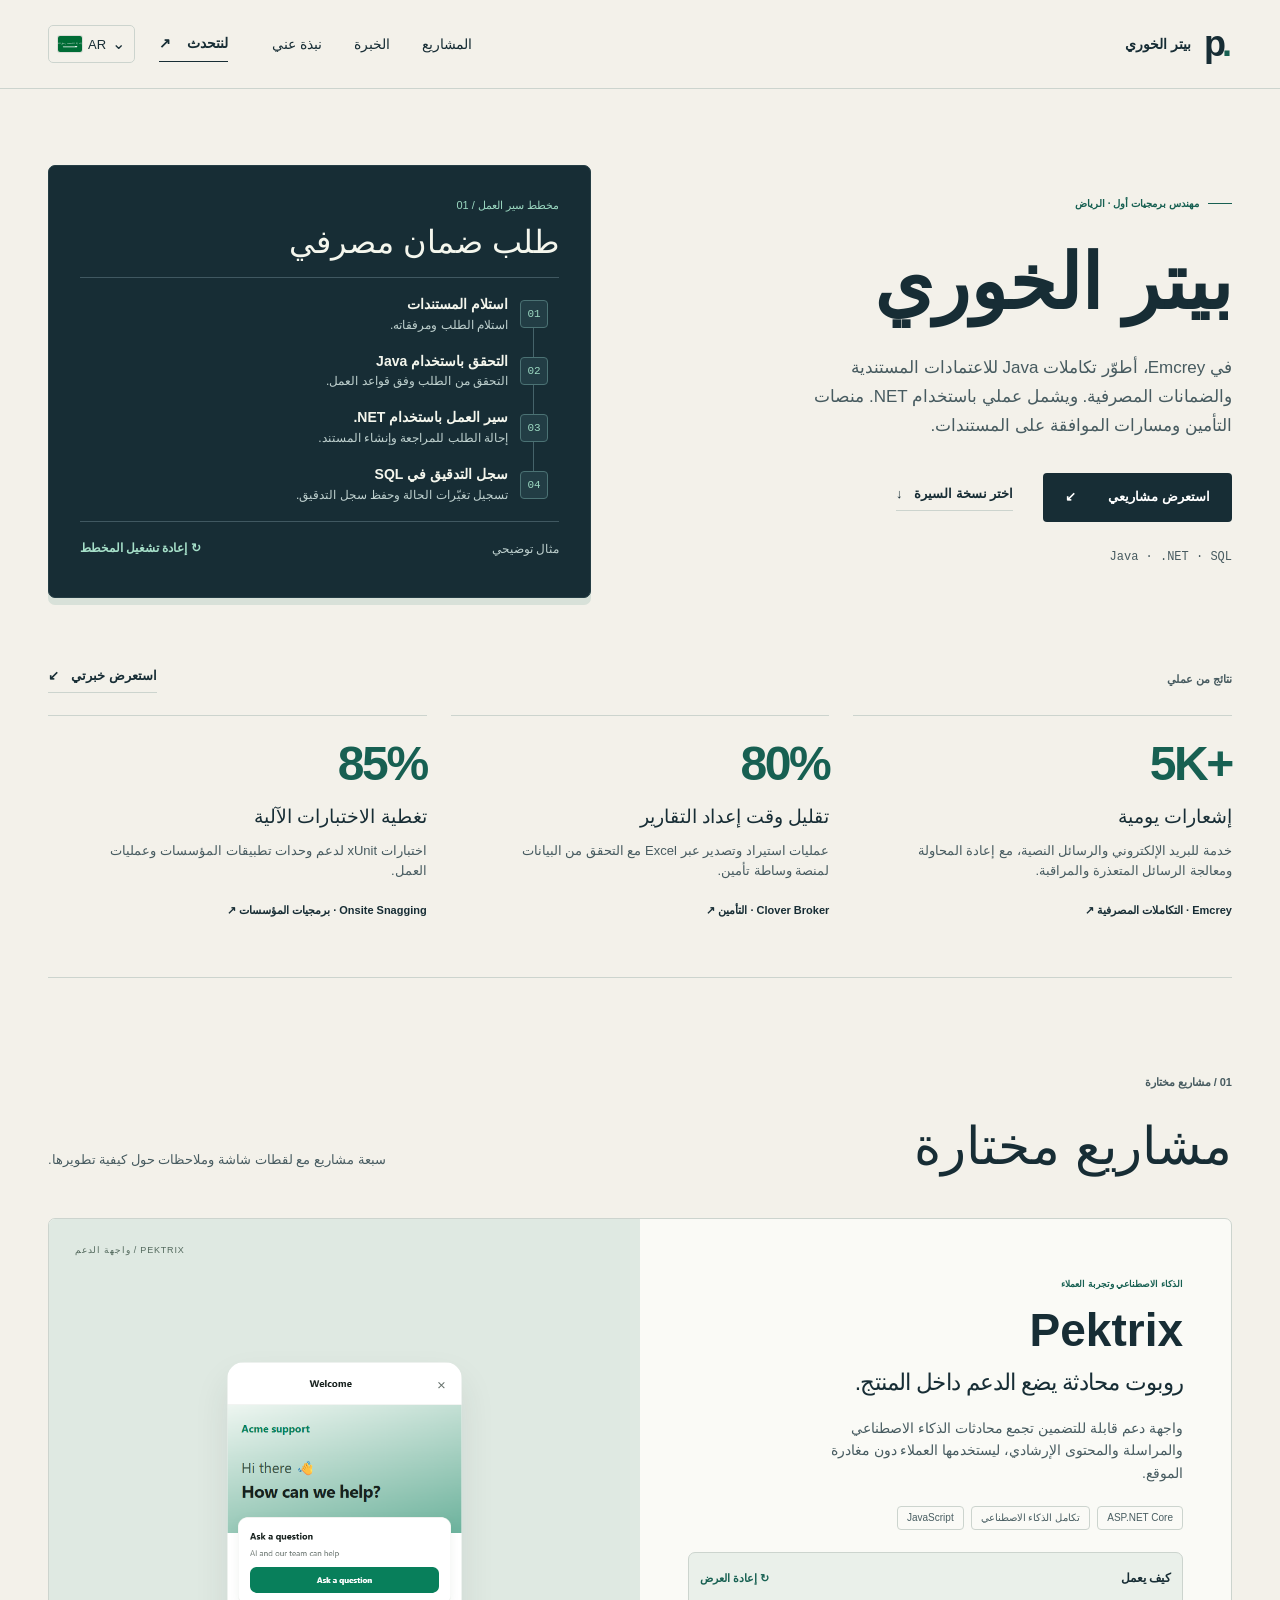
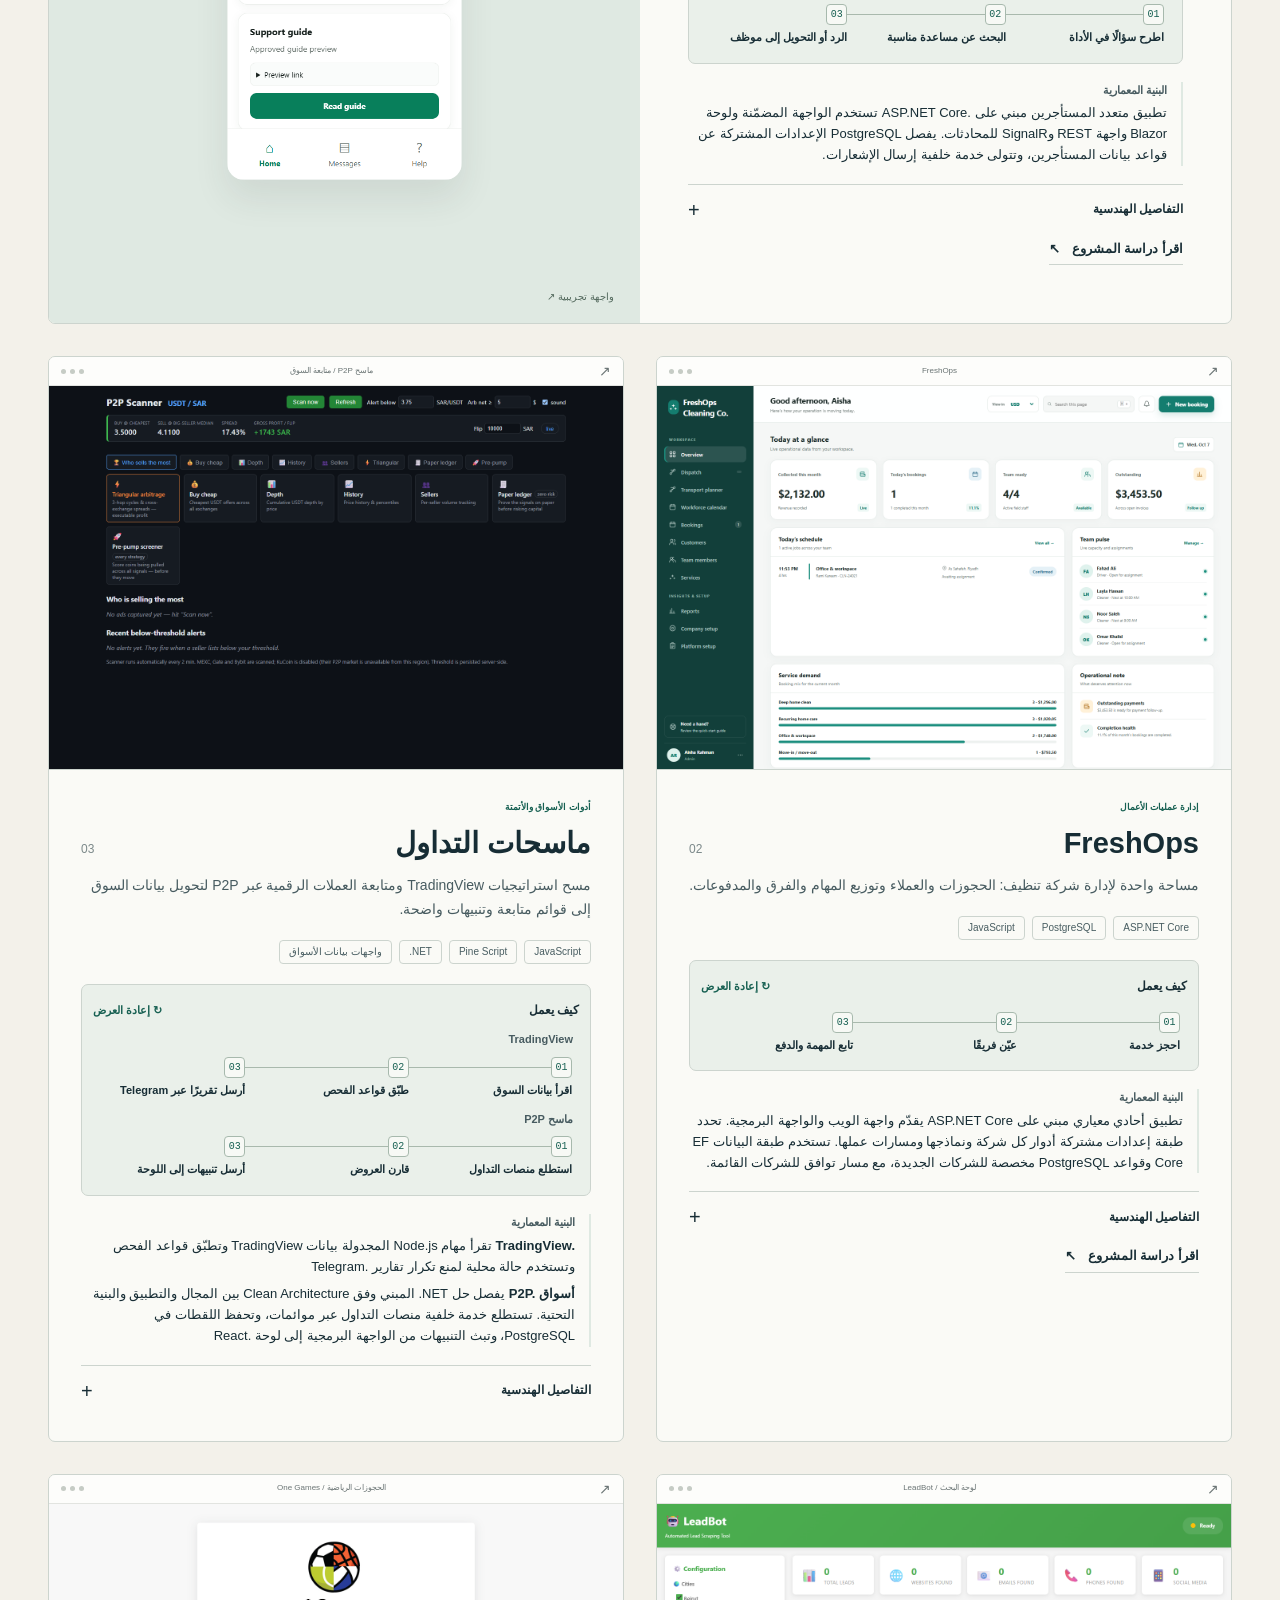
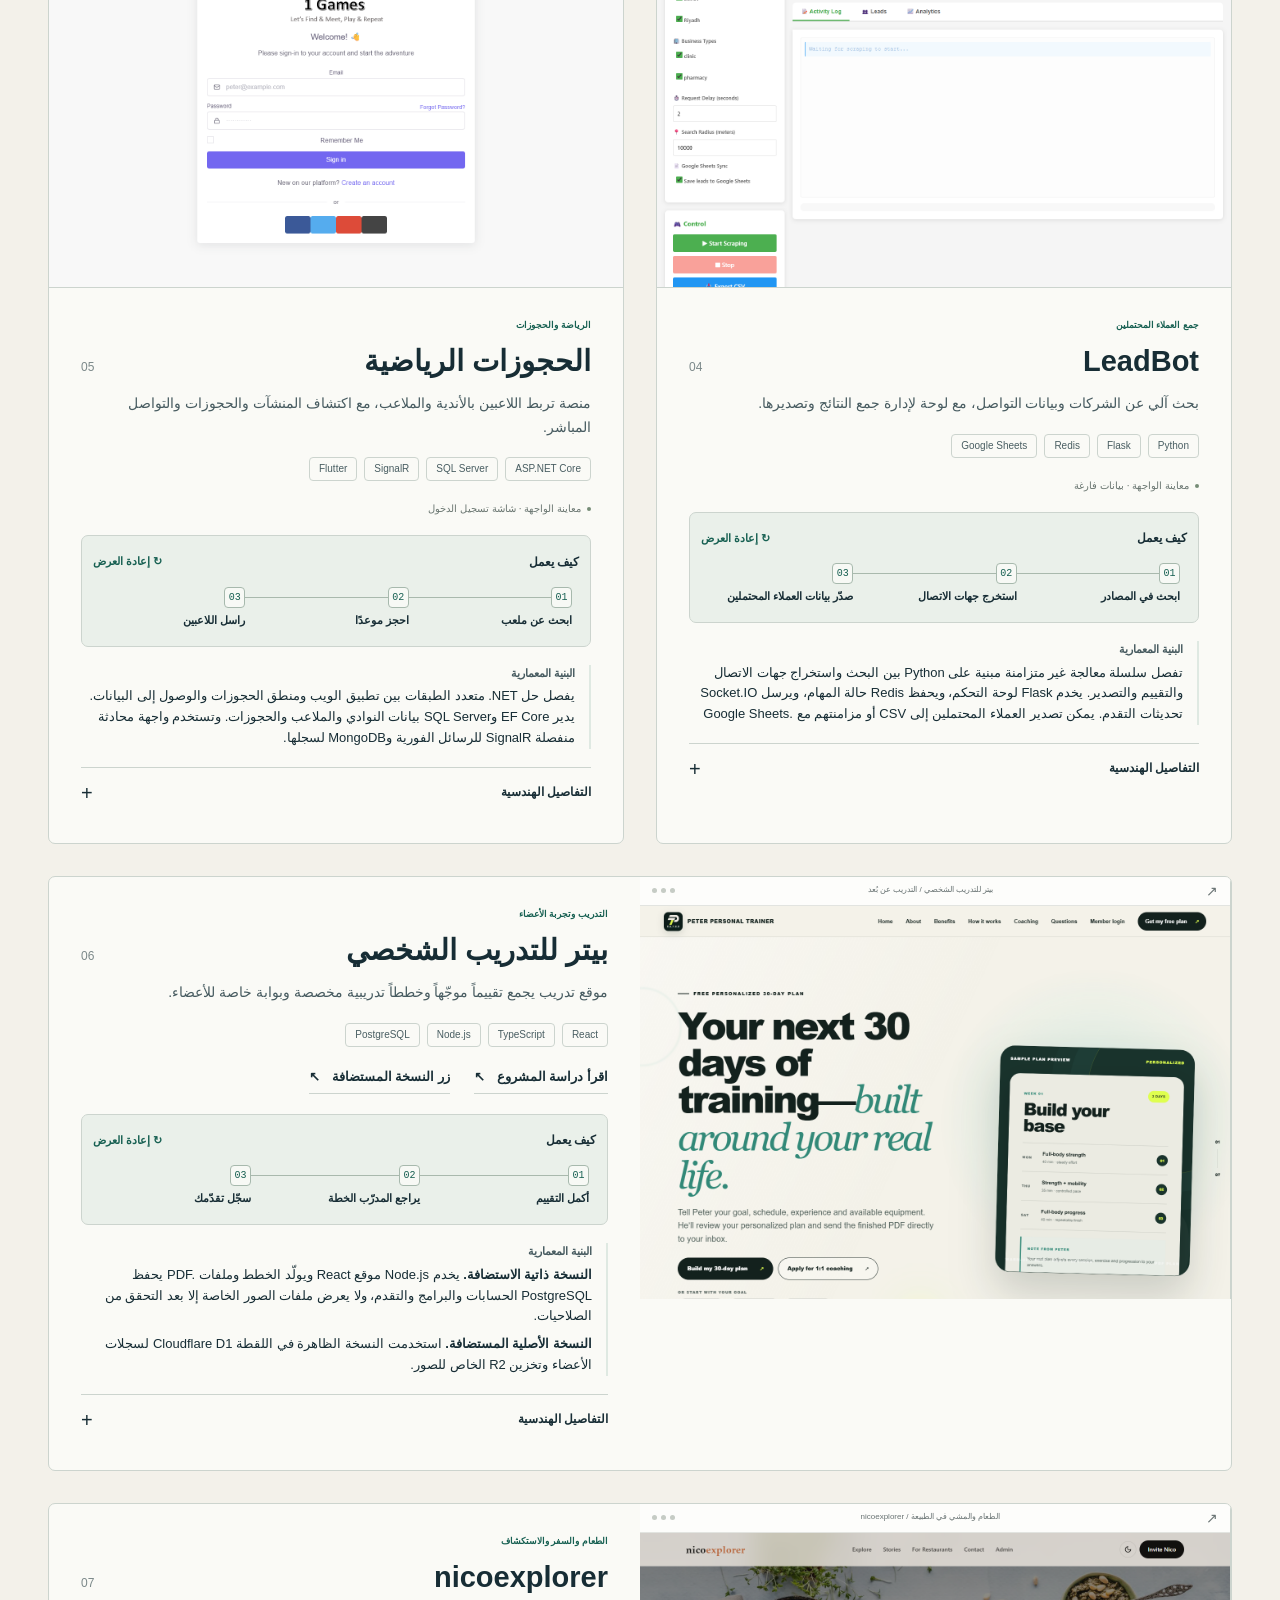
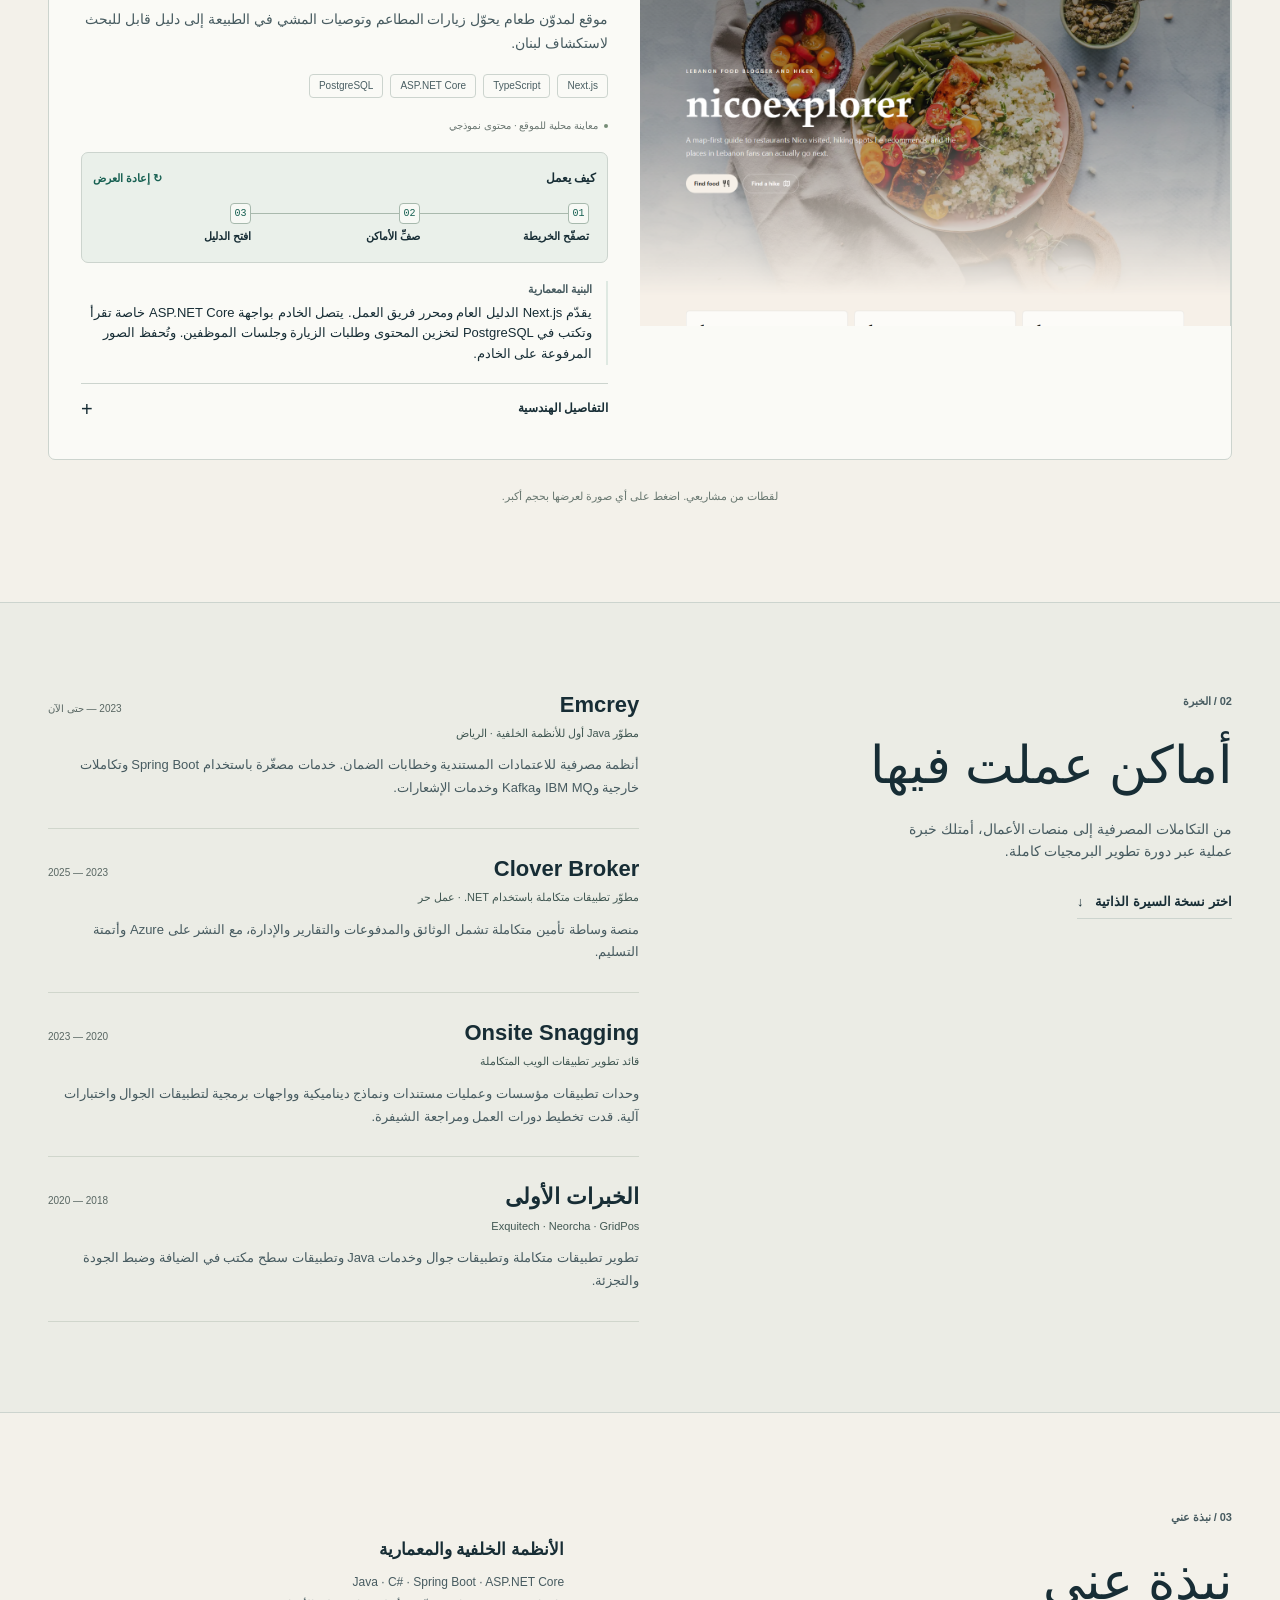
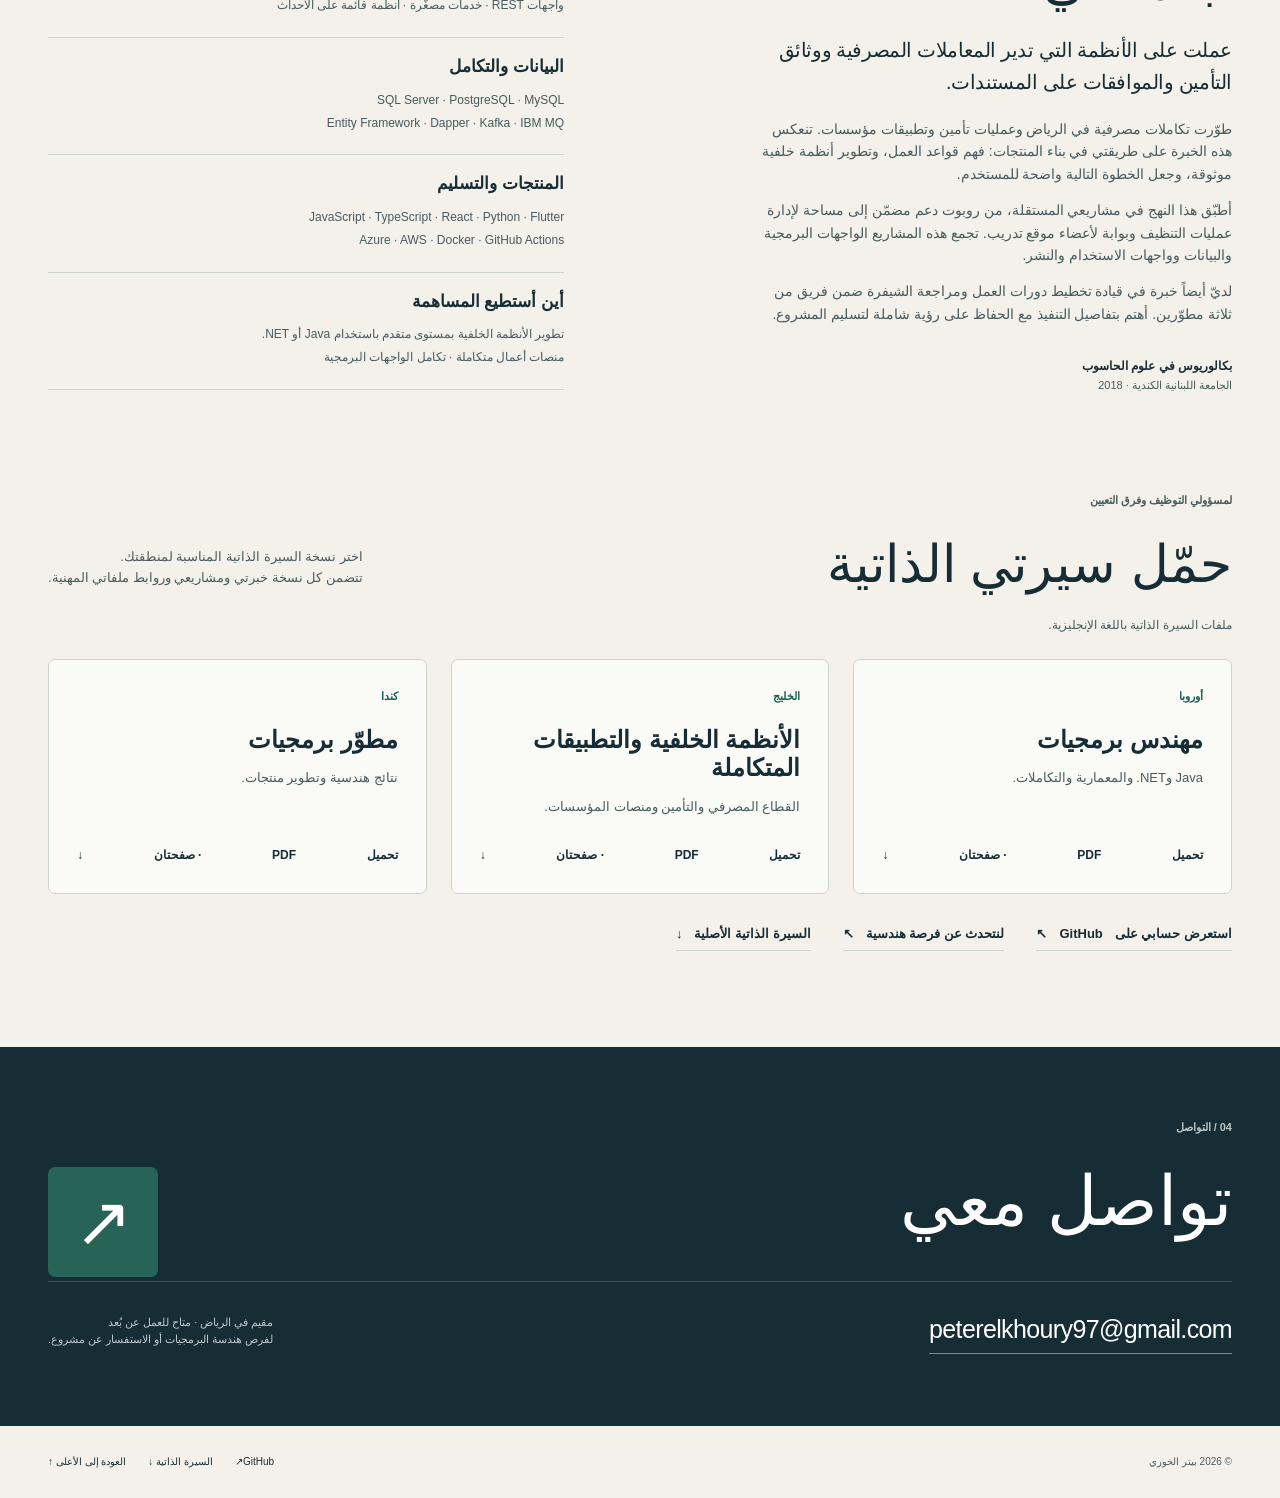
<file: ar/index.html>
<!doctype html>
<html lang="ar" dir="rtl">
<head>
  <meta charset="utf-8">
  <meta name="viewport" content="width=device-width, initial-scale=1">
  <meta name="theme-color" content="#f3f1ea">
  <meta name="description" content="بيتر الخوري، مهندس برمجيات أول في الرياض. خبرة في Java و.NET والتكاملات المصرفية ومنصات الأعمال. استعرض دراسات المشاريع وحمّل السيرة الذاتية المناسبة لمنطقتك.">
  <link rel="canonical" href="https://peterkhoury97.github.io/peterelkhoury.github.io/ar/">
  <meta property="og:title" content="بيتر الخوري — مهندس برمجيات أول">
  <meta property="og:description" content="تطوير البرمجيات باستخدام Java و.NET، من التكاملات المصرفية إلى المنتجات المتكاملة. استعرض خبرتي وإنجازاتي ودراسات مشاريعي.">
  <meta property="og:url" content="https://peterkhoury97.github.io/peterelkhoury.github.io/ar/">
  <meta property="og:image" content="https://peterkhoury97.github.io/peterelkhoury.github.io/assets/images/freshops.png">
  <meta property="og:image:alt" content="منصة FreshOps لإدارة العمليات، من تطوير بيتر الخوري">
  <meta property="og:type" content="website">
  <title>بيتر الخوري — مهندس برمجيات أول | <bdi dir="ltr">Java</bdi> و<bdi dir="ltr">.NET</bdi></title>
  <link rel="alternate" hreflang="en" href="https://peterkhoury97.github.io/peterelkhoury.github.io/">
  <link rel="alternate" hreflang="ar" href="https://peterkhoury97.github.io/peterelkhoury.github.io/ar/">
  <link rel="alternate" hreflang="fr" href="https://peterkhoury97.github.io/peterelkhoury.github.io/fr/">
  <link rel="alternate" hreflang="x-default" href="https://peterkhoury97.github.io/peterelkhoury.github.io/">
  <script src="../language.js?v=20261012-1"></script>
  <link rel="icon" href="../assets/favicon.svg" type="image/svg+xml">
  <link rel="stylesheet" href="../styles.css?v=20261108-2">
  <script type="application/ld+json">{"@context":"https://schema.org","@type":"Person","name":"بيتر الخوري","url":"https://peterkhoury97.github.io/peterelkhoury.github.io/","jobTitle":"مهندس برمجيات أول","sameAs":["https://github.com/peterkhoury97"],"knowsAbout":["Java","C#","Spring Boot","ASP.NET Core","API design","Business platforms"]}</script>
  <script src="../script.js?v=20261108-2" defer></script>
</head>
<body>
  <a class="skip-link" href="#main">انتقل إلى المحتوى</a>
  <header class="site-header">
    <div class="container header-inner">
      <a class="wordmark" href="#" aria-label="بيتر الخوري، الصفحة الرئيسية"><span class="monogram" dir="ltr"><bdi dir="ltr">p</bdi><span>.</span></span><span>بيتر الخوري</span></a>
      <div class="header-controls"><details class="language-picker"><summary aria-label="اختر اللغة: العربية"><img class="language-flag" src="../assets/flags/ar.svg" width="24" height="16" alt="" aria-hidden="true"><span class="language-code" aria-hidden="true">AR</span><span class="language-chevron" aria-hidden="true">⌄</span></summary><ul aria-label="اختر اللغة"><li><a class="language-link" href="../index.html?lang=en" lang="en" hreflang="en"><img class="language-flag" src="../assets/flags/en.svg" width="24" height="16" alt="" aria-hidden="true"><span dir="auto">English</span></a></li><li><a class="language-link" href="index.html?lang=ar" lang="ar" hreflang="ar" aria-current="page"><img class="language-flag" src="../assets/flags/ar.svg" width="24" height="16" alt="" aria-hidden="true"><span dir="auto">العربية</span></a></li><li><a class="language-link" href="../fr/index.html?lang=fr" lang="fr" hreflang="fr"><img class="language-flag" src="../assets/flags/fr.svg" width="24" height="16" alt="" aria-hidden="true"><span dir="auto">Français</span></a></li></ul></details><button class="menu-toggle" type="button" aria-expanded="false" aria-controls="navigation" hidden>القائمة <span aria-hidden="true">☰</span></button></div>
      <nav id="navigation" aria-label="التنقل الرئيسي">
        <a href="#work">المشاريع</a><a href="#experience">الخبرة</a><a href="#about">نبذة عني</a>
        <a class="nav-contact" href="#contact">لنتحدث <span aria-hidden="true">↗</span></a>
      </nav>
    </div>
  </header>
  <main id="main">
    <section class="hero container" aria-labelledby="hero-title">
      <div class="hero-copy">
        <p class="eyebrow">مهندس برمجيات أول · الرياض</p>
        <h1 id="hero-title">بيتر الخوري</h1>
        <p class="hero-description">في <bdi dir="ltr">Emcrey</bdi>، أطوّر تكاملات <bdi dir="ltr">Java</bdi> للاعتمادات المستندية والضمانات المصرفية. ويشمل عملي باستخدام <bdi dir="ltr">.NET</bdi> منصات التأمين ومسارات الموافقة على المستندات.</p>
        <div class="hero-actions"><a class="button primary" href="#work">استعرض مشاريعي <span aria-hidden="true">↘</span></a><a class="text-link" href="#cv">اختر نسخة السيرة <span aria-hidden="true">↓</span></a></div>
        <p class="hero-footnote"><bdi dir="ltr">Java</bdi> · <bdi dir="ltr">.NET</bdi> · <bdi dir="ltr">SQL</bdi></p>
      </div>
      <figure class="workflow" aria-labelledby="workflow-title">
        <figcaption class="workflow-heading">
          <p class="workflow-kicker">مخطط سير العمل / 01</p>
          <h2 id="workflow-title">طلب ضمان مصرفي</h2>
        </figcaption>
        <ol class="workflow-steps" role="list">
          <li dir="auto"><span class="workflow-step" dir="ltr" aria-hidden="true">01</span><div><strong>استلام المستندات</strong><p>استلام الطلب ومرفقاته.</p></div></li>
          <li dir="auto"><span class="workflow-step" dir="ltr" aria-hidden="true">02</span><div><strong>التحقق باستخدام <bdi dir="ltr">Java</bdi></strong><p>التحقق من الطلب وفق قواعد العمل.</p></div></li>
          <li dir="auto"><span class="workflow-step" dir="ltr" aria-hidden="true">03</span><div><strong>سير العمل باستخدام <bdi dir="ltr">.NET</bdi></strong><p>إحالة الطلب للمراجعة وإنشاء المستند.</p></div></li>
          <li dir="auto"><span class="workflow-step" dir="ltr" aria-hidden="true">04</span><div><strong>سجل التدقيق في <bdi dir="ltr">SQL</bdi></strong><p>تسجيل تغيّرات الحالة وحفظ سجل التدقيق.</p></div></li>
        </ol>
        <div class="workflow-footer"><p>مثال توضيحي</p><button class="workflow-replay" type="button" hidden><span aria-hidden="true">↻</span> إعادة تشغيل المخطط</button></div>
      </figure>
    </section>
    <section class="impact-section container" aria-labelledby="impact-title">
      <div class="impact-heading"><p class="eyebrow" id="impact-title">نتائج من عملي</p><a class="text-link" href="#experience">استعرض خبرتي <span aria-hidden="true">↘</span></a></div>
      <div class="impact-grid">
        <article><p class="impact-number" dir="ltr"><bdi dir="ltr">5K+</bdi></p><h2>إشعارات يومية</h2><p>خدمة للبريد الإلكتروني والرسائل النصية، مع إعادة المحاولة ومعالجة الرسائل المتعذرة والمراقبة.</p><a href="#emcrey"><bdi dir="ltr">Emcrey</bdi> · التكاملات المصرفية <span aria-hidden="true">↗</span></a></article>
        <article><p class="impact-number" dir="ltr">80%</p><h2>تقليل وقت إعداد التقارير</h2><p>عمليات استيراد وتصدير عبر <bdi dir="ltr">Excel</bdi> مع التحقق من البيانات لمنصة وساطة تأمين.</p><a href="#clover"><bdi dir="ltr">Clover Broker</bdi> · التأمين <span aria-hidden="true">↗</span></a></article>
        <article><p class="impact-number" dir="ltr">85%</p><h2>تغطية الاختبارات الآلية</h2><p>اختبارات <bdi dir="ltr">xUnit</bdi> لدعم وحدات تطبيقات المؤسسات وعمليات العمل.</p><a href="#onsite"><bdi dir="ltr">Onsite Snagging</bdi> · برمجيات المؤسسات <span aria-hidden="true">↗</span></a></article>
      </div>
    </section>

    <section class="section container" id="work" aria-labelledby="work-title">
      <div class="section-heading"><div><p class="eyebrow">01 / مشاريع مختارة</p><h2 id="work-title">مشاريع مختارة</h2></div><p>سبعة مشاريع مع لقطات شاشة وملاحظات حول كيفية تطويرها.</p></div>
      <article class="featured-project" id="pektrix">
        <div class="featured-copy"><p class="project-category">الذكاء الاصطناعي وتجربة العملاء</p><h3><bdi dir="ltr">Pektrix</bdi></h3><p class="project-subtitle">روبوت محادثة يضع الدعم داخل المنتج.</p><p>واجهة دعم قابلة للتضمين تجمع محادثات الذكاء الاصطناعي والمراسلة والمحتوى الإرشادي، ليستخدمها العملاء دون مغادرة الموقع.</p><ul class="tags" aria-label="تقنيات Pektrix"><li dir="auto"><bdi dir="ltr">ASP.NET Core</bdi></li><li dir="auto">تكامل الذكاء الاصطناعي</li><li dir="auto"><bdi dir="ltr">JavaScript</bdi></li></ul>
          <figure class="workflow project-workflow" aria-labelledby="pektrix-workflow-title">
            <figcaption><h4 id="pektrix-workflow-title">كيف يعمل</h4><button class="workflow-replay" type="button" hidden><span aria-hidden="true">↻</span> إعادة العرض</button></figcaption>
            <ol class="workflow-steps" role="list">
              <li dir="auto"><span class="workflow-step" dir="ltr" aria-hidden="true">01</span><strong>اطرح سؤالًا في الأداة</strong></li>
              <li dir="auto"><span class="workflow-step" dir="ltr" aria-hidden="true">02</span><strong>البحث عن مساعدة مناسبة</strong></li>
              <li dir="auto"><span class="workflow-step" dir="ltr" aria-hidden="true">03</span><strong>الرد أو التحويل إلى موظف</strong></li>
            </ol>
          </figure>
          <div class="project-architecture"><h4>البنية المعمارية</h4><p>تطبيق متعدد المستأجرين مبني على <bdi dir="ltr">ASP.NET Core.</bdi> تستخدم الواجهة المضمّنة ولوحة <bdi dir="ltr">Blazor</bdi> واجهة <bdi dir="ltr">REST</bdi> و<bdi dir="ltr">SignalR</bdi> للمحادثات. يفصل <bdi dir="ltr">PostgreSQL</bdi> الإعدادات المشتركة عن قواعد بيانات المستأجرين، وتتولى خدمة خلفية إرسال الإشعارات.</p></div><details><summary>التفاصيل الهندسية <span aria-hidden="true">+</span></summary><div class="project-detail"><p><strong>ما طوّرته.</strong> تطبيق الويب والخدمات الخلفية وواجهة الدعم المضمّنة، بما يشمل إعدادات خاصة بكل جهة وعمليات المحادثة.</p><p><strong>هدف المنتج.</strong> جمع الدعم البشري والذكاء الاصطناعي في واجهة سهلة الاستخدام، بتصميم متجاوب ودعم للعربية والإنجليزية.</p></div></details>
          <a class="text-link" href="projects/pektrix.html">اقرأ دراسة المشروع <span aria-hidden="true">↗</span></a>
        </div>
        <div class="featured-media"><span class="media-label"><bdi dir="ltr">PEKTRIX</bdi> / واجهة الدعم</span><a class="screenshot-link widget-preview" href="../assets/images/pektrix.png" data-title="واجهة دعم Pektrix" data-caption="لقطة أصلية من المشروع · واجهة دعم تجريبية بهوية نموذجية." aria-label="تكبير لقطة واجهة Pektrix"><img src="../assets/images/pektrix.png" width="410" height="730" alt="الشاشة الرئيسية لواجهة Pektrix، مع خيارات طرح سؤال ودليل الدعم" loading="lazy"></a><span class="media-footnote">واجهة تجريبية <span aria-hidden="true">↗</span></span></div>
      </article>

      <div class="project-grid">
        <article class="project-card" id="freshops">
          <a class="screenshot-link project-image" href="../assets/images/freshops.png" data-title="لوحة عمليات FreshOps" data-caption="مساحة تجريبية تعمل محلياً · الحجوزات وأسماء العملاء والموظفين بيانات تجريبية." aria-label="تكبير لقطة FreshOps"><div class="window-bar"><i></i><i></i><i></i><span><bdi dir="ltr">FreshOps</bdi></span><b aria-hidden="true">↗</b></div><img src="../assets/images/freshops.png" width="1440" height="960" alt="نظرة عامة على عمليات التنظيف في FreshOps، تشمل الجدول والفريق والخدمات وملخصات المدفوعات" loading="lazy"></a>
          <div class="project-copy"><p class="project-category">إدارة عمليات الأعمال</p><div class="project-title"><h3><bdi dir="ltr">FreshOps</bdi></h3><span>02</span></div><p>مساحة واحدة لإدارة شركة تنظيف: الحجوزات والعملاء وتوزيع المهام والفرق والمدفوعات.</p><ul class="tags" aria-label="تقنيات FreshOps"><li dir="auto"><bdi dir="ltr">ASP.NET Core</bdi></li><li dir="auto"><bdi dir="ltr">PostgreSQL</bdi></li><li dir="auto"><bdi dir="ltr">JavaScript</bdi></li></ul>
          <figure class="workflow project-workflow" aria-labelledby="freshops-workflow-title">
            <figcaption><h4 id="freshops-workflow-title">كيف يعمل</h4><button class="workflow-replay" type="button" hidden><span aria-hidden="true">↻</span> إعادة العرض</button></figcaption>
            <ol class="workflow-steps" role="list">
              <li dir="auto"><span class="workflow-step" dir="ltr" aria-hidden="true">01</span><strong>احجز خدمة</strong></li>
              <li dir="auto"><span class="workflow-step" dir="ltr" aria-hidden="true">02</span><strong>عيّن فريقًا</strong></li>
              <li dir="auto"><span class="workflow-step" dir="ltr" aria-hidden="true">03</span><strong>تابع المهمة والدفع</strong></li>
            </ol>
          </figure>
          <div class="project-architecture"><h4>البنية المعمارية</h4><p>تطبيق أحادي معياري مبني على <bdi dir="ltr">ASP.NET Core</bdi> يقدّم واجهة الويب والواجهة البرمجية. تحدد طبقة إعدادات مشتركة أدوار كل شركة ونماذجها ومسارات عملها. تستخدم طبقة البيانات <bdi dir="ltr">EF Core</bdi> وقواعد <bdi dir="ltr">PostgreSQL</bdi> مخصصة للشركات الجديدة، مع مسار توافق للشركات القائمة.</p></div><details><summary>التفاصيل الهندسية <span aria-hidden="true">+</span></summary><div class="project-detail"><p><strong>ما طوّرته.</strong> منصة عمليات لعدة شركات، مع صلاحيات حسب الأدوار والجدولة وقواعد التسعير والحجوزات المتكررة والتقارير المالية.</p><p><strong>هدف المنتج.</strong> ربط المكتب والفريق الميداني بلوحة توزيع المهام وسجل العملاء وعمليات عمل قابلة للتهيئة.</p></div></details><a class="text-link project-case" href="projects/freshops.html">اقرأ دراسة المشروع <span aria-hidden="true">↗</span></a></div>
        </article>
        <article class="project-card" id="trading">
          <a class="screenshot-link project-image" href="../assets/images/p2p-scanner.png" data-title="ماسحات التداول — لوحة P2P" data-caption="لقطة محلية للوحة P2P · أُخفيت تنبيهات البائعين. الأسعار وفروق الأسعار المعروضة لقطة لحالة السوق، وليست أرباح تداول محققة." aria-label="تكبير لقطة ماسح التداول"><div class="window-bar"><i></i><i></i><i></i><span>ماسح <bdi dir="ltr">P2P</bdi> / متابعة السوق</span><b aria-hidden="true">↗</b></div><img src="../assets/images/p2p-scanner.png" width="1440" height="960" alt="لوحة ماسح P2P لمتابعة السوق ومقارنة الأسعار والعمق والسجل وفرص المراجحة" loading="lazy"></a>
          <div class="project-copy"><p class="project-category">أدوات الأسواق والأتمتة</p><div class="project-title"><h3>ماسحات التداول</h3><span>03</span></div><p>مسح استراتيجيات <bdi dir="ltr">TradingView</bdi> ومتابعة العملات الرقمية عبر <bdi dir="ltr">P2P</bdi> لتحويل بيانات السوق إلى قوائم متابعة وتنبيهات واضحة.</p><ul class="tags" aria-label="تقنيات أدوات التداول"><li dir="auto"><bdi dir="ltr">JavaScript</bdi></li><li dir="auto"><bdi dir="ltr">Pine Script</bdi></li><li dir="auto"><bdi dir="ltr">.NET</bdi></li><li dir="auto">واجهات بيانات الأسواق</li></ul>
          <figure class="workflow project-workflow" aria-labelledby="trading-workflow-title">
            <figcaption><h4 id="trading-workflow-title">كيف يعمل</h4><button class="workflow-replay" type="button" hidden><span aria-hidden="true">↻</span> إعادة العرض</button></figcaption>
            <p class="workflow-track" id="trading-workflow-track-1"><bdi dir="ltr">TradingView</bdi></p>
            <ol class="workflow-steps" role="list" aria-labelledby="trading-workflow-track-1">
              <li dir="auto"><span class="workflow-step" dir="ltr" aria-hidden="true">01</span><strong>اقرأ بيانات السوق</strong></li>
              <li dir="auto"><span class="workflow-step" dir="ltr" aria-hidden="true">02</span><strong>طبّق قواعد الفحص</strong></li>
              <li dir="auto"><span class="workflow-step" dir="ltr" aria-hidden="true">03</span><strong>أرسل تقريرًا عبر <bdi dir="ltr">Telegram</bdi></strong></li>
            </ol>
            <p class="workflow-track" id="trading-workflow-track-2">ماسح <bdi dir="ltr">P2P</bdi></p>
            <ol class="workflow-steps" role="list" aria-labelledby="trading-workflow-track-2">
              <li dir="auto"><span class="workflow-step" dir="ltr" aria-hidden="true">01</span><strong>استطلع منصات التداول</strong></li>
              <li dir="auto"><span class="workflow-step" dir="ltr" aria-hidden="true">02</span><strong>قارن العروض</strong></li>
              <li dir="auto"><span class="workflow-step" dir="ltr" aria-hidden="true">03</span><strong>أرسل تنبيهات إلى اللوحة</strong></li>
            </ol>
          </figure>
          <div class="project-architecture"><h4>البنية المعمارية</h4><p><strong><bdi dir="ltr">TradingView.</bdi></strong> تقرأ مهام <bdi dir="ltr">Node.js</bdi> المجدولة بيانات <bdi dir="ltr">TradingView</bdi> وتطبّق قواعد الفحص وتستخدم حالة محلية لمنع تكرار تقارير <bdi dir="ltr">Telegram.</bdi></p><p><strong>أسواق <bdi dir="ltr">P2P.</bdi></strong> يفصل حل <bdi dir="ltr">.NET</bdi> المبني وفق <bdi dir="ltr">Clean Architecture</bdi> بين المجال والتطبيق والبنية التحتية. تستطلع خدمة خلفية منصات التداول عبر موائمات، وتحفظ اللقطات في <bdi dir="ltr">PostgreSQL</bdi>، وتبث التنبيهات من الواجهة البرمجية إلى لوحة <bdi dir="ltr">React.</bdi></p></div><details><summary>التفاصيل الهندسية <span aria-hidden="true">+</span></summary><div class="project-detail"><p><strong><bdi dir="ltr">TradingView.</bdi></strong> مسح آلي لفجوات الأسعار قبل افتتاح السوق والاستراتيجيات، مع فحوص مجدولة ومنع التكرار وتقارير عبر <bdi dir="ltr">Telegram.</bdi></p><p><strong>أسواق <bdi dir="ltr">P2P.</bdi></strong> مقارنة أسعار المنصات ومرشّحات قابلة للتهيئة وتتبع تاريخي وتنبيهات. تعرض الصورة لوحة <bdi dir="ltr">P2P</bdi>، بينما يعمل مسح <bdi dir="ltr">TradingView</bdi> بشكل منفصل.</p><p><strong>هدف المنتج.</strong> جعل البحث قابلاً للتكرار وإظهار ظروف السوق ذات الصلة للمراجعة اليدوية.</p></div></details></div>
        </article>
        <article class="project-card" id="leadbot">
          <a class="screenshot-link project-image" href="../assets/images/leadbot.png" data-title="لوحة LeadBot" data-caption="معاينة لقالب الواجهة الأصلي · بيانات فارغة واختيارات نموذجية للمدينة والنشاط؛ لم تُشغّل عمليات جمع بيانات أو تواصل." aria-label="تكبير لقطة LeadBot"><div class="window-bar"><i></i><i></i><i></i><span><bdi dir="ltr">LeadBot</bdi> / لوحة البحث</span><b aria-hidden="true">↗</b></div><img src="../assets/images/leadbot.png" width="1440" height="960" alt="لوحة LeadBot مع إعدادات البحث وإحصاءات العملاء المحتملين وسجل نشاط فارغ" loading="lazy"></a>
          <div class="project-copy"><p class="project-category">جمع العملاء المحتملين</p><div class="project-title"><h3><bdi dir="ltr">LeadBot</bdi></h3><span>04</span></div><p>بحث آلي عن الشركات وبيانات التواصل، مع لوحة لإدارة جمع النتائج وتصديرها.</p><ul class="tags" aria-label="تقنيات LeadBot"><li dir="auto"><bdi dir="ltr">Python</bdi></li><li dir="auto"><bdi dir="ltr">Flask</bdi></li><li dir="auto"><bdi dir="ltr">Redis</bdi></li><li dir="auto"><bdi dir="ltr">Google Sheets</bdi></li></ul><p class="preview-label">معاينة الواجهة · بيانات فارغة</p>
          <figure class="workflow project-workflow" aria-labelledby="leadbot-workflow-title">
            <figcaption><h4 id="leadbot-workflow-title">كيف يعمل</h4><button class="workflow-replay" type="button" hidden><span aria-hidden="true">↻</span> إعادة العرض</button></figcaption>
            <ol class="workflow-steps" role="list">
              <li dir="auto"><span class="workflow-step" dir="ltr" aria-hidden="true">01</span><strong>ابحث في المصادر</strong></li>
              <li dir="auto"><span class="workflow-step" dir="ltr" aria-hidden="true">02</span><strong>استخرج جهات الاتصال</strong></li>
              <li dir="auto"><span class="workflow-step" dir="ltr" aria-hidden="true">03</span><strong>صدّر بيانات العملاء المحتملين</strong></li>
            </ol>
          </figure>
          <div class="project-architecture"><h4>البنية المعمارية</h4><p>تفصل سلسلة معالجة غير متزامنة مبنية على <bdi dir="ltr">Python</bdi> بين البحث واستخراج جهات الاتصال والتقييم والتصدير. يخدم <bdi dir="ltr">Flask</bdi> لوحة التحكم، ويحفظ <bdi dir="ltr">Redis</bdi> حالة المهام، ويرسل <bdi dir="ltr">Socket.IO</bdi> تحديثات التقدم. يمكن تصدير العملاء المحتملين إلى <bdi dir="ltr">CSV</bdi> أو مزامنتهم مع <bdi dir="ltr">Google Sheets.</bdi></p></div><details><summary>التفاصيل الهندسية <span aria-hidden="true">+</span></summary><div class="project-detail"><p><strong>ما طوّرته.</strong> مسار بحث غير متزامن يستخدم عدة محركات بحث، مع استخراج بيانات التواصل ومرشّحات للشركات ولوحة ويب.</p><p><strong>هدف المنتج.</strong> تقليل البحث المتكرر وتنظيم النتائج من خلال تصدير <bdi dir="ltr">CSV</bdi> والتكامل مع <bdi dir="ltr">Google Sheets.</bdi></p></div></details></div>
        </article>
        <article class="project-card" id="sports">
          <a class="screenshot-link project-image" href="../assets/images/sports-booking.png" data-title="الحجوزات الرياضية — One Games" data-caption="معاينة واجهة تسجيل الدخول الأصلية لـ OneSportsApp · باستخدام HTML والشعار وCSS الأصليين؛ لم تُشغّل خدمات المصادقة والحجز." aria-label="تكبير لقطة الحجوزات الرياضية"><div class="window-bar"><i></i><i></i><i></i><span><bdi dir="ltr">One Games</bdi> / الحجوزات الرياضية</span><b aria-hidden="true">↗</b></div><img src="../assets/images/sports-booking.png" width="1440" height="960" alt="واجهة تسجيل الدخول إلى One Games للحجوزات الرياضية، بالشعار الأصلي ونموذج الحساب" loading="lazy"></a>
          <div class="project-copy"><p class="project-category">الرياضة والحجوزات</p><div class="project-title"><h3>الحجوزات الرياضية</h3><span>05</span></div><p>منصة تربط اللاعبين بالأندية والملاعب، مع اكتشاف المنشآت والحجوزات والتواصل المباشر.</p><ul class="tags" aria-label="تقنيات الحجوزات الرياضية"><li dir="auto"><bdi dir="ltr">ASP.NET Core</bdi></li><li dir="auto"><bdi dir="ltr">SQL Server</bdi></li><li dir="auto"><bdi dir="ltr">SignalR</bdi></li><li dir="auto"><bdi dir="ltr">Flutter</bdi></li></ul><p class="preview-label">معاينة الواجهة · شاشة تسجيل الدخول</p>
          <figure class="workflow project-workflow" aria-labelledby="sports-workflow-title">
            <figcaption><h4 id="sports-workflow-title">كيف يعمل</h4><button class="workflow-replay" type="button" hidden><span aria-hidden="true">↻</span> إعادة العرض</button></figcaption>
            <ol class="workflow-steps" role="list">
              <li dir="auto"><span class="workflow-step" dir="ltr" aria-hidden="true">01</span><strong>ابحث عن ملعب</strong></li>
              <li dir="auto"><span class="workflow-step" dir="ltr" aria-hidden="true">02</span><strong>احجز موعدًا</strong></li>
              <li dir="auto"><span class="workflow-step" dir="ltr" aria-hidden="true">03</span><strong>راسل اللاعبين</strong></li>
            </ol>
          </figure>
          <div class="project-architecture"><h4>البنية المعمارية</h4><p>يفصل حل <bdi dir="ltr">.NET</bdi> متعدد الطبقات بين تطبيق الويب ومنطق الحجوزات والوصول إلى البيانات. يدير <bdi dir="ltr">EF Core</bdi> و<bdi dir="ltr">SQL Server</bdi> بيانات النوادي والملاعب والحجوزات. وتستخدم واجهة محادثة منفصلة <bdi dir="ltr">SignalR</bdi> للرسائل الفورية و<bdi dir="ltr">MongoDB</bdi> لسجلها.</p></div><details><summary>التفاصيل الهندسية <span aria-hidden="true">+</span></summary><div class="project-detail"><p><strong>ما طوّرته.</strong> عمليات الأندية والملاعب والحجوزات، تدعمها واجهات برمجية وخدمة محادثة مباشرة منفصلة.</p><p><strong>هدف المنتج.</strong> مساعدة اللاعبين في العثور على الملاعب وتنسيق الحجوزات. يشمل عملي الأوسع في المشروع أيضاً <bdi dir="ltr">Flutter</bdi> والتكامل مع <bdi dir="ltr">Google Maps</bdi>، كما هو موضح في سيرتي الذاتية.</p></div></details></div>
        </article>
        <article class="project-card project-card-wide" id="personal-trainer">
          <a class="screenshot-link project-image" href="../assets/images/personal-trainer.png" data-title="بيتر للتدريب الشخصي" data-caption="لقطة للصفحة الرئيسية العامة للموقع بتاريخ 8 أكتوبر 2026. الجدول التدريبي المعروض خطة نموذجية من الموقع." aria-label="تكبير لقطة موقع بيتر للتدريب الشخصي"><div class="window-bar"><i></i><i></i><i></i><span>بيتر للتدريب الشخصي / التدريب عن بُعد</span><b aria-hidden="true">↗</b></div><img src="../assets/images/personal-trainer.png" width="1440" height="960" alt="الصفحة الرئيسية لموقع بيتر للتدريب الشخصي، مع خطة مخصصة لمدة 30 يوماً وجدول تمارين نموذجي" loading="lazy"></a>
          <div class="project-copy"><p class="project-category">التدريب وتجربة الأعضاء</p><div class="project-title"><h3>بيتر للتدريب الشخصي</h3><span>06</span></div><p>موقع تدريب يجمع تقييماً موجّهاً وخططاً تدريبية مخصصة وبوابة خاصة للأعضاء.</p><ul class="tags" aria-label="تقنيات موقع التدريب الشخصي"><li dir="auto"><bdi dir="ltr">React</bdi></li><li dir="auto"><bdi dir="ltr">TypeScript</bdi></li><li dir="auto"><bdi dir="ltr">Node.js</bdi></li><li dir="auto"><bdi dir="ltr">PostgreSQL</bdi></li></ul><div class="project-actions"><a class="text-link" href="projects/personal-trainer.html">اقرأ دراسة المشروع <span aria-hidden="true">↗</span></a><a class="text-link" href="https://form-flow-personal-training.peterkhoury.chatgpt.site/" target="_blank" rel="noopener noreferrer">زر النسخة المستضافة <span aria-hidden="true">↗</span></a></div>
          <figure class="workflow project-workflow" aria-labelledby="personal-trainer-workflow-title">
            <figcaption><h4 id="personal-trainer-workflow-title">كيف يعمل</h4><button class="workflow-replay" type="button" hidden><span aria-hidden="true">↻</span> إعادة العرض</button></figcaption>
            <ol class="workflow-steps" role="list">
              <li dir="auto"><span class="workflow-step" dir="ltr" aria-hidden="true">01</span><strong>أكمل التقييم</strong></li>
              <li dir="auto"><span class="workflow-step" dir="ltr" aria-hidden="true">02</span><strong>يراجع المدرّب الخطة</strong></li>
              <li dir="auto"><span class="workflow-step" dir="ltr" aria-hidden="true">03</span><strong>سجّل تقدّمك</strong></li>
            </ol>
          </figure>
          <div class="project-architecture"><h4>البنية المعمارية</h4><p><strong>النسخة ذاتية الاستضافة.</strong> يخدم <bdi dir="ltr">Node.js</bdi> موقع <bdi dir="ltr">React</bdi> ويولّد الخطط وملفات <bdi dir="ltr">PDF.</bdi> يحفظ <bdi dir="ltr">PostgreSQL</bdi> الحسابات والبرامج والتقدم، ولا يعرض ملفات الصور الخاصة إلا بعد التحقق من الصلاحيات.</p><p><strong>النسخة الأصلية المستضافة.</strong> استخدمت النسخة الظاهرة في اللقطة <bdi dir="ltr">Cloudflare D1</bdi> لسجلات الأعضاء وتخزين <bdi dir="ltr">R2</bdi> الخاص للصور.</p></div><details><summary>التفاصيل الهندسية <span aria-hidden="true">+</span></summary><div class="project-detail"><p><strong>ما طوّرته.</strong> موقع تدريب متجاوب، مع تقييم يخضع للتحقق ومحرك محلي لإعداد الخطط وملفات <bdi dir="ltr">PDF</bdi> بهوية الموقع وآلية مراجعة ونشر للمدرّب.</p><p><strong>تجربة الأعضاء.</strong> تسجيل الدخول برمز البريد الإلكتروني، وسجلات التمارين، والمتابعة اليومية، ورسوم التقدم، وتخزين خاص للصور.</p></div></details></div>
        </article>
        <article class="project-card project-card-wide" id="nicoexplorer">
          <a class="screenshot-link project-image" href="../assets/images/nicoexplorer.png" data-title="دليل nicoexplorer للطعام والمشي في الطبيعة" data-caption="معاينة أصلية للصفحة الرئيسية المحلية بتاريخ 11 أكتوبر 2026. بيانات المطاعم والمسارات نموذجية، والصور من الموقع الأصلي." aria-label="تكبير لقطة nicoexplorer"><div class="window-bar"><i></i><i></i><i></i><span><bdi dir="ltr">nicoexplorer</bdi> / الطعام والمشي في الطبيعة</span><b aria-hidden="true">↗</b></div><img src="../assets/images/nicoexplorer.png" width="1440" height="960" alt="الصفحة الرئيسية لموقع nicoexplorer، مع صور الطعام واستكشاف المطاعم ومسارات المشي" loading="lazy"></a>
          <div class="project-copy"><p class="project-category">الطعام والسفر والاستكشاف</p><div class="project-title"><h3><bdi dir="ltr">nicoexplorer</bdi></h3><span>07</span></div><p>موقع لمدوّن طعام يحوّل زيارات المطاعم وتوصيات المشي في الطبيعة إلى دليل قابل للبحث لاستكشاف لبنان.</p><ul class="tags" aria-label="تقنيات nicoexplorer"><li dir="auto"><bdi dir="ltr">Next.js</bdi></li><li dir="auto"><bdi dir="ltr">TypeScript</bdi></li><li dir="auto"><bdi dir="ltr">ASP.NET Core</bdi></li><li dir="auto"><bdi dir="ltr">PostgreSQL</bdi></li></ul><p class="preview-label">معاينة محلية للموقع · محتوى نموذجي</p>
          <figure class="workflow project-workflow" aria-labelledby="nicoexplorer-workflow-title">
            <figcaption><h4 id="nicoexplorer-workflow-title">كيف يعمل</h4><button class="workflow-replay" type="button" hidden><span aria-hidden="true">↻</span> إعادة العرض</button></figcaption>
            <ol class="workflow-steps" role="list">
              <li dir="auto"><span class="workflow-step" dir="ltr" aria-hidden="true">01</span><strong>تصفّح الخريطة</strong></li>
              <li dir="auto"><span class="workflow-step" dir="ltr" aria-hidden="true">02</span><strong>صفِّ الأماكن</strong></li>
              <li dir="auto"><span class="workflow-step" dir="ltr" aria-hidden="true">03</span><strong>افتح الدليل</strong></li>
            </ol>
          </figure>
          <div class="project-architecture"><h4>البنية المعمارية</h4><p>يقدّم <bdi dir="ltr">Next.js</bdi> الدليل العام ومحرر فريق العمل. يتصل الخادم بواجهة <bdi dir="ltr">ASP.NET Core</bdi> خاصة تقرأ وتكتب في <bdi dir="ltr">PostgreSQL</bdi> لتخزين المحتوى وطلبات الزيارة وجلسات الموظفين. وتُحفظ الصور المرفوعة على الخادم.</p></div><details><summary>التفاصيل الهندسية <span aria-hidden="true">+</span></summary><div class="project-detail"><p><strong>ما طوّرته.</strong> موقع متجاوب للطعام والمشي في الطبيعة، يشمل أدلة قابلة للبحث وخرائط تعتمد على الإحداثيات وتفاصيل الأماكن وروابط <bdi dir="ltr">Instagram</bdi> وطلبات منظمة لزيارة المطاعم.</p><p><strong>هدف المنتج.</strong> تسهيل العثور على توصيات صانع المحتوى، وتوفير وسيلة واضحة لأصحاب المطاعم لطلب زيارة.</p></div></details></div>
        </article>
      </div>
      <p class="work-note">لقطات من مشاريعي. اضغط على أي صورة لعرضها بحجم أكبر.</p>
    </section>

    <section class="experience-section" id="experience" aria-labelledby="experience-title"><div class="container experience-layout"><div class="experience-intro"><p class="eyebrow">02 / الخبرة</p><h2 id="experience-title">أماكن عملت فيها</h2><p>من التكاملات المصرفية إلى منصات الأعمال، أمتلك خبرة عملية عبر دورة تطوير البرمجيات كاملة.</p><a class="text-link" href="#cv">اختر نسخة السيرة الذاتية <span aria-hidden="true">↓</span></a></div>
      <div class="timeline">
        <article id="emcrey"><div class="role-heading"><h3><bdi dir="ltr">Emcrey</bdi></h3><span>2023 — حتى الآن</span></div><p class="role">مطوّر <bdi dir="ltr">Java</bdi> أول للأنظمة الخلفية · الرياض</p><p>أنظمة مصرفية للاعتمادات المستندية وخطابات الضمان. خدمات مصغّرة باستخدام <bdi dir="ltr">Spring Boot</bdi> وتكاملات خارجية و<bdi dir="ltr">IBM MQ</bdi> و<bdi dir="ltr">Kafka</bdi> وخدمات الإشعارات.</p></article>
        <article id="clover"><div class="role-heading"><h3><bdi dir="ltr">Clover Broker</bdi></h3><span>2023 — 2025</span></div><p class="role">مطوّر تطبيقات متكاملة باستخدام <bdi dir="ltr">.NET</bdi> · عمل حر</p><p>منصة وساطة تأمين متكاملة تشمل الوثائق والمدفوعات والتقارير والإدارة، مع النشر على <bdi dir="ltr">Azure</bdi> وأتمتة التسليم.</p></article>
        <article id="onsite"><div class="role-heading"><h3><bdi dir="ltr">Onsite Snagging</bdi></h3><span>2020 — 2023</span></div><p class="role">قائد تطوير تطبيقات الويب المتكاملة</p><p>وحدات تطبيقات مؤسسات وعمليات مستندات ونماذج ديناميكية وواجهات برمجية لتطبيقات الجوال واختبارات آلية. قدت تخطيط دورات العمل ومراجعة الشيفرة.</p></article>
        <article><div class="role-heading"><h3>الخبرات الأولى</h3><span>2018 — 2020</span></div><p class="role"><bdi dir="ltr">Exquitech · Neorcha · GridPos</bdi></p><p>تطوير تطبيقات متكاملة وتطبيقات جوال وخدمات <bdi dir="ltr">Java</bdi> وتطبيقات سطح مكتب في الضيافة وضبط الجودة والتجزئة.</p></article>
      </div>
    </div></section>

    <section class="section container about-layout" id="about" aria-labelledby="about-title"><div><p class="eyebrow">03 / نبذة عني</p><h2 id="about-title">نبذة عني</h2><p class="about-lead">عملت على الأنظمة التي تدير المعاملات المصرفية ووثائق التأمين والموافقات على المستندات.</p><p>طوّرت تكاملات مصرفية في الرياض وعمليات تأمين وتطبيقات مؤسسات. تنعكس هذه الخبرة على طريقتي في بناء المنتجات: فهم قواعد العمل، وتطوير أنظمة خلفية موثوقة، وجعل الخطوة التالية واضحة للمستخدم.</p><p>أطبّق هذا النهج في مشاريعي المستقلة، من روبوت دعم مضمّن إلى مساحة لإدارة عمليات التنظيف وبوابة لأعضاء موقع تدريب. تجمع هذه المشاريع الواجهات البرمجية والبيانات وواجهات الاستخدام والنشر.</p><p>لديّ أيضاً خبرة في قيادة تخطيط دورات العمل ومراجعة الشيفرة ضمن فريق من ثلاثة مطوّرين. أهتم بتفاصيل التنفيذ مع الحفاظ على رؤية شاملة لتسليم المشروع.</p><p class="education">بكالوريوس في علوم الحاسوب<br><span>الجامعة اللبنانية الكندية · 2018</span></p></div><div class="skills"><div><h3>الأنظمة الخلفية والمعمارية</h3><p><bdi dir="ltr">Java · C# · Spring Boot · ASP.NET Core</bdi><br>واجهات <bdi dir="ltr">REST</bdi> · خدمات مصغّرة · أنظمة قائمة على الأحداث</p></div><div><h3>البيانات والتكامل</h3><p><bdi dir="ltr">SQL Server · PostgreSQL · MySQL</bdi><br><bdi dir="ltr">Entity Framework · Dapper · Kafka · IBM MQ</bdi></p></div><div><h3>المنتجات والتسليم</h3><p><bdi dir="ltr">JavaScript · TypeScript · React · Python · Flutter</bdi><br><bdi dir="ltr">Azure · AWS · Docker · GitHub Actions</bdi></p></div><div><h3>أين أستطيع المساهمة</h3><p>تطوير الأنظمة الخلفية بمستوى متقدم باستخدام <bdi dir="ltr">Java</bdi> أو <bdi dir="ltr">.NET</bdi><br>منصات أعمال متكاملة · تكامل الواجهات البرمجية</p></div></div></section>

    <section class="cv-section container" id="cv" aria-labelledby="cv-title">
      <div class="section-heading"><div><p class="eyebrow">لمسؤولي التوظيف وفرق التعيين</p><h2 id="cv-title">حمّل سيرتي الذاتية</h2></div><p>اختر نسخة السيرة الذاتية المناسبة لمنطقتك.<br>تتضمن كل نسخة خبرتي ومشاريعي وروابط ملفاتي المهنية.</p></div>
      <p class="cv-language-note">ملفات السيرة الذاتية باللغة الإنجليزية.</p>
      <div class="cv-grid">
        <a class="cv-card" href="../assets/Peter-El-Khoury-CV-Europe.pdf" download><span class="eyebrow">أوروبا</span><h3>مهندس برمجيات</h3><p><bdi dir="ltr">Java</bdi> و<bdi dir="ltr">.NET</bdi> والمعمارية والتكاملات.</p><span class="cv-download">تحميل <bdi dir="ltr">PDF</bdi> · صفحتان <span aria-hidden="true">↓</span></span></a>
        <a class="cv-card" href="../assets/Peter-El-Khoury-CV-Gulf.pdf" download><span class="eyebrow">الخليج</span><h3>الأنظمة الخلفية والتطبيقات المتكاملة</h3><p>القطاع المصرفي والتأمين ومنصات المؤسسات.</p><span class="cv-download">تحميل <bdi dir="ltr">PDF</bdi> · صفحتان <span aria-hidden="true">↓</span></span></a>
        <a class="cv-card" href="../assets/Peter-El-Khoury-Resume-Canada.pdf" download><span class="eyebrow">كندا</span><h3>مطوّر برمجيات</h3><p>نتائج هندسية وتطوير منتجات.</p><span class="cv-download">تحميل <bdi dir="ltr">PDF</bdi> · صفحتان <span aria-hidden="true">↓</span></span></a>
      </div>
      <div class="recruiter-links"><a class="text-link" href="https://github.com/peterkhoury97" target="_blank" rel="noopener noreferrer">استعرض حسابي على <bdi dir="ltr">GitHub</bdi> <span aria-hidden="true">↗</span></a><a class="text-link" href="mailto:peterelkhoury97@gmail.com?subject=Engineering%20opportunity">لنتحدث عن فرصة هندسية <span aria-hidden="true">↗</span></a><a class="text-link" href="../assets/Peter-El-Khoury-CV.pdf" download>السيرة الذاتية الأصلية <span aria-hidden="true">↓</span></a></div>
    </section>

    <section class="contact-section" id="contact" aria-labelledby="contact-title"><div class="container"><p class="eyebrow">04 / التواصل</p><div class="contact-heading"><h2 id="contact-title">تواصل معي</h2><a class="contact-arrow" href="mailto:peterelkhoury97@gmail.com" aria-label="راسل بيتر الخوري بالبريد الإلكتروني"><span aria-hidden="true">↗</span></a></div><div class="contact-bottom"><a class="email-link" href="mailto:peterelkhoury97@gmail.com"><bdi dir="ltr">peterelkhoury97@gmail.com</bdi></a><p>مقيم في الرياض · متاح للعمل عن بُعد<br>لفرص هندسة البرمجيات أو الاستفسار عن مشروع.</p></div></div></section>
  </main>
  <footer class="container footer"><p>© <span id="year">2026</span> بيتر الخوري</p><div><a href="https://github.com/peterkhoury97" target="_blank" rel="noopener noreferrer"><bdi dir="ltr">GitHub </bdi><span aria-hidden="true">↗</span></a><a href="../assets/Peter-El-Khoury-CV.pdf" download>السيرة الذاتية <span aria-hidden="true">↓</span></a><a href="#main">العودة إلى الأعلى <span aria-hidden="true">↑</span></a></div></footer>
  <dialog id="image-dialog" aria-labelledby="image-title"><div class="dialog-top"><h2 id="image-title">لقطة من المشروع</h2><button id="close-dialog" type="button" aria-label="إغلاق الصورة">إغلاق <span aria-hidden="true">×</span></button></div><div class="dialog-image"><img id="enlarged-image" alt=""></div><p id="image-caption"></p></dialog>
</body>
</html>
</file>
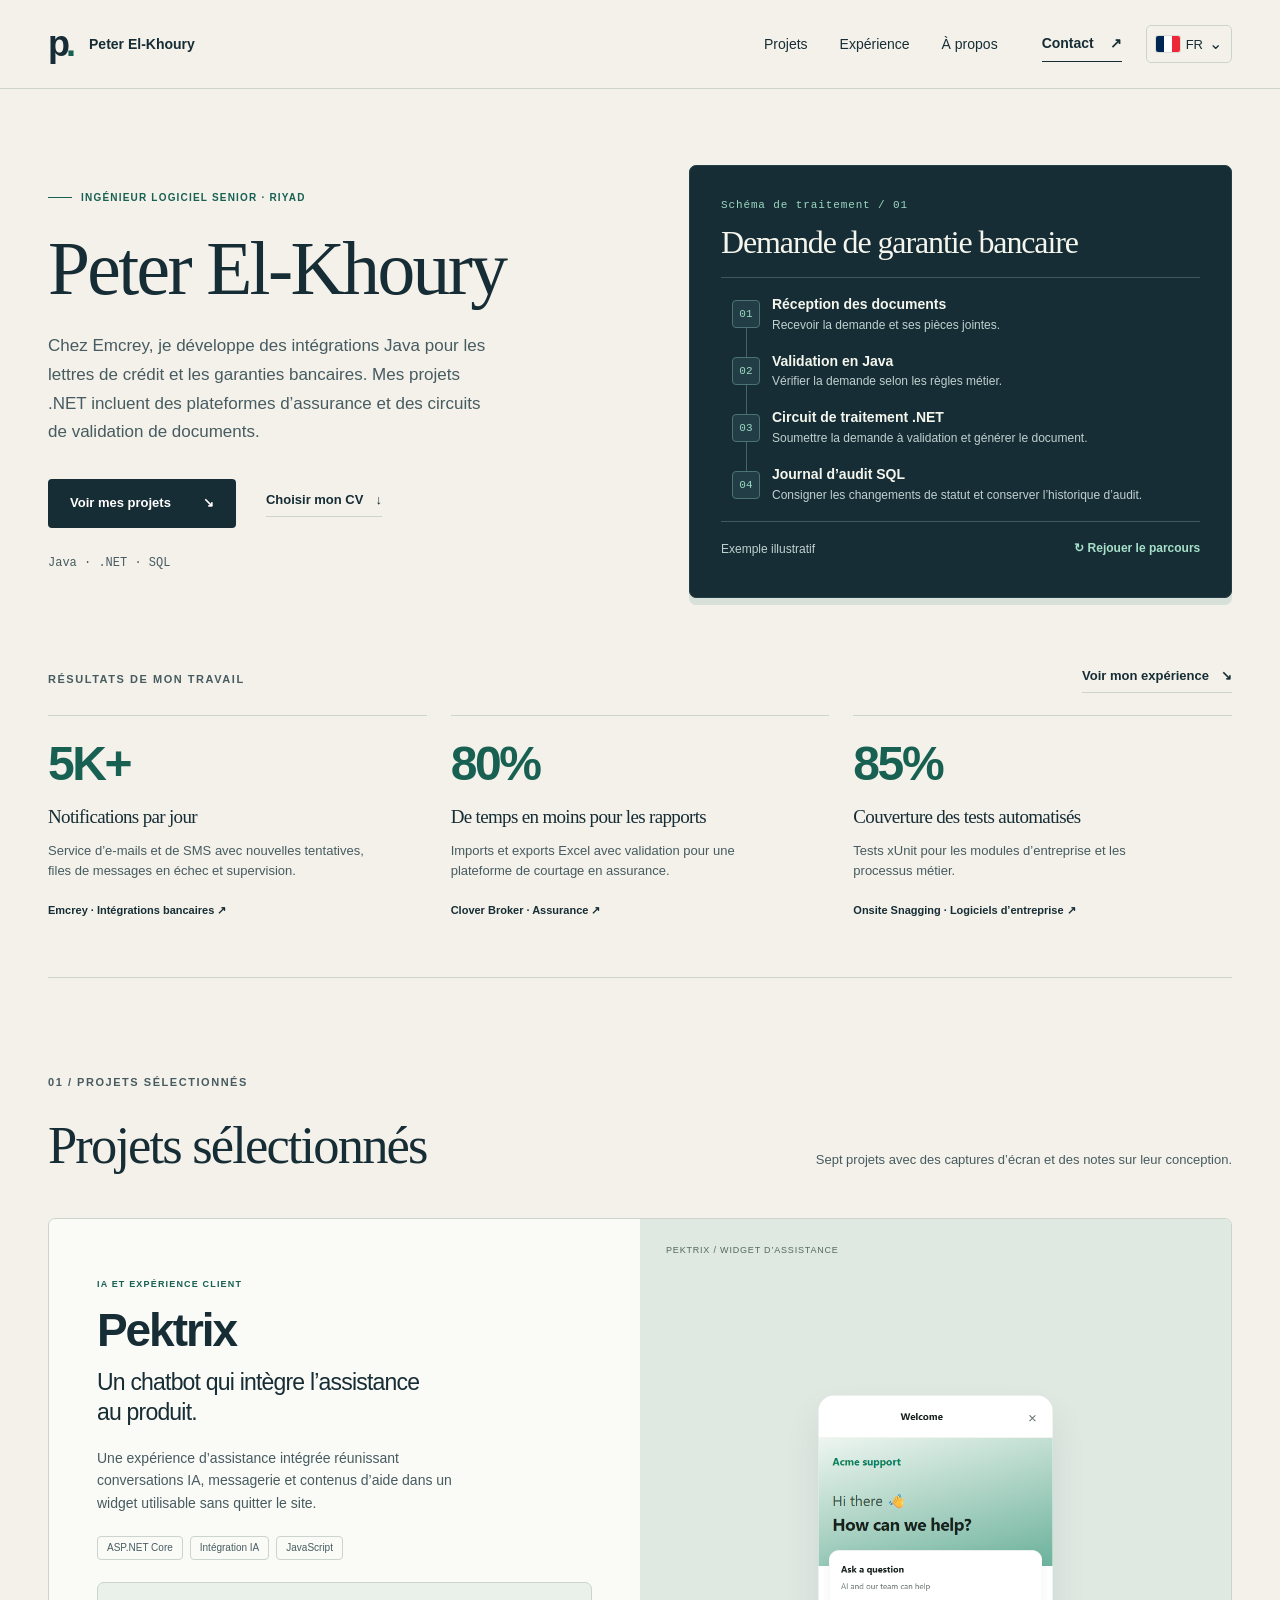
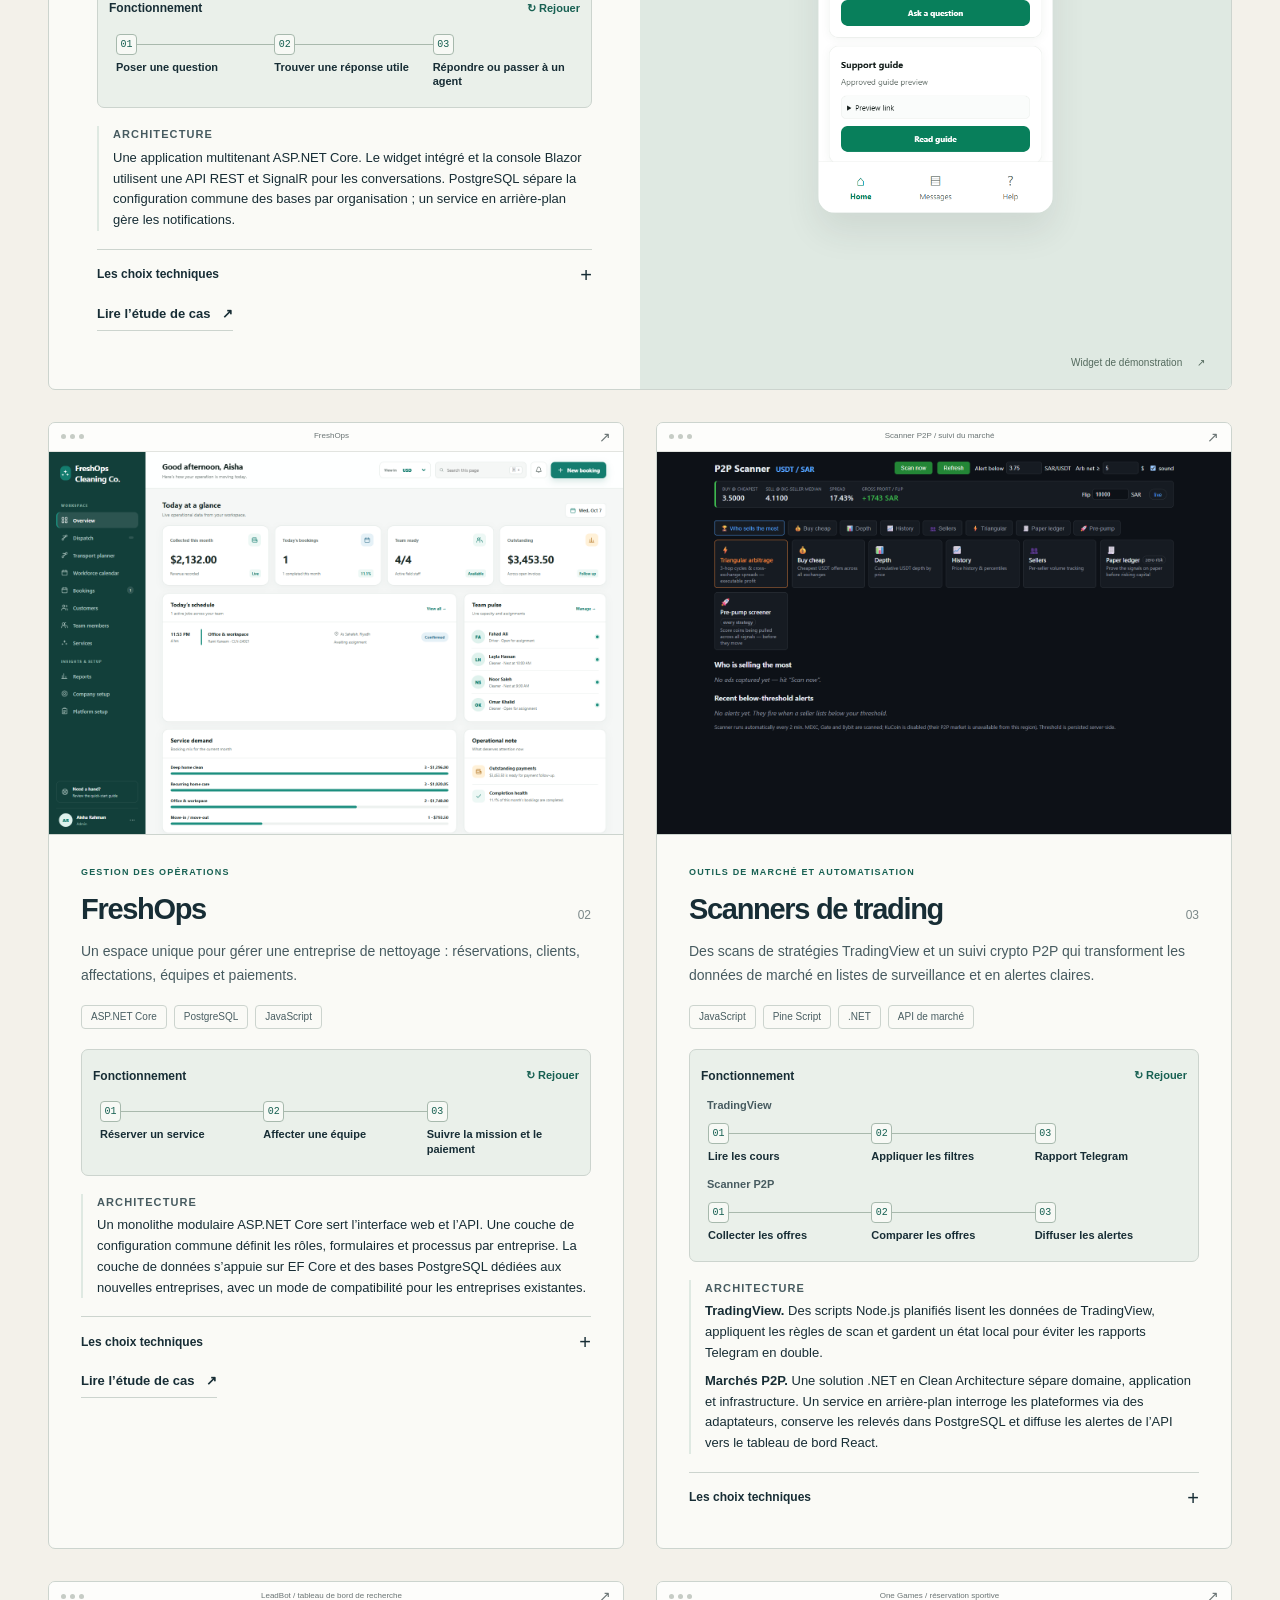
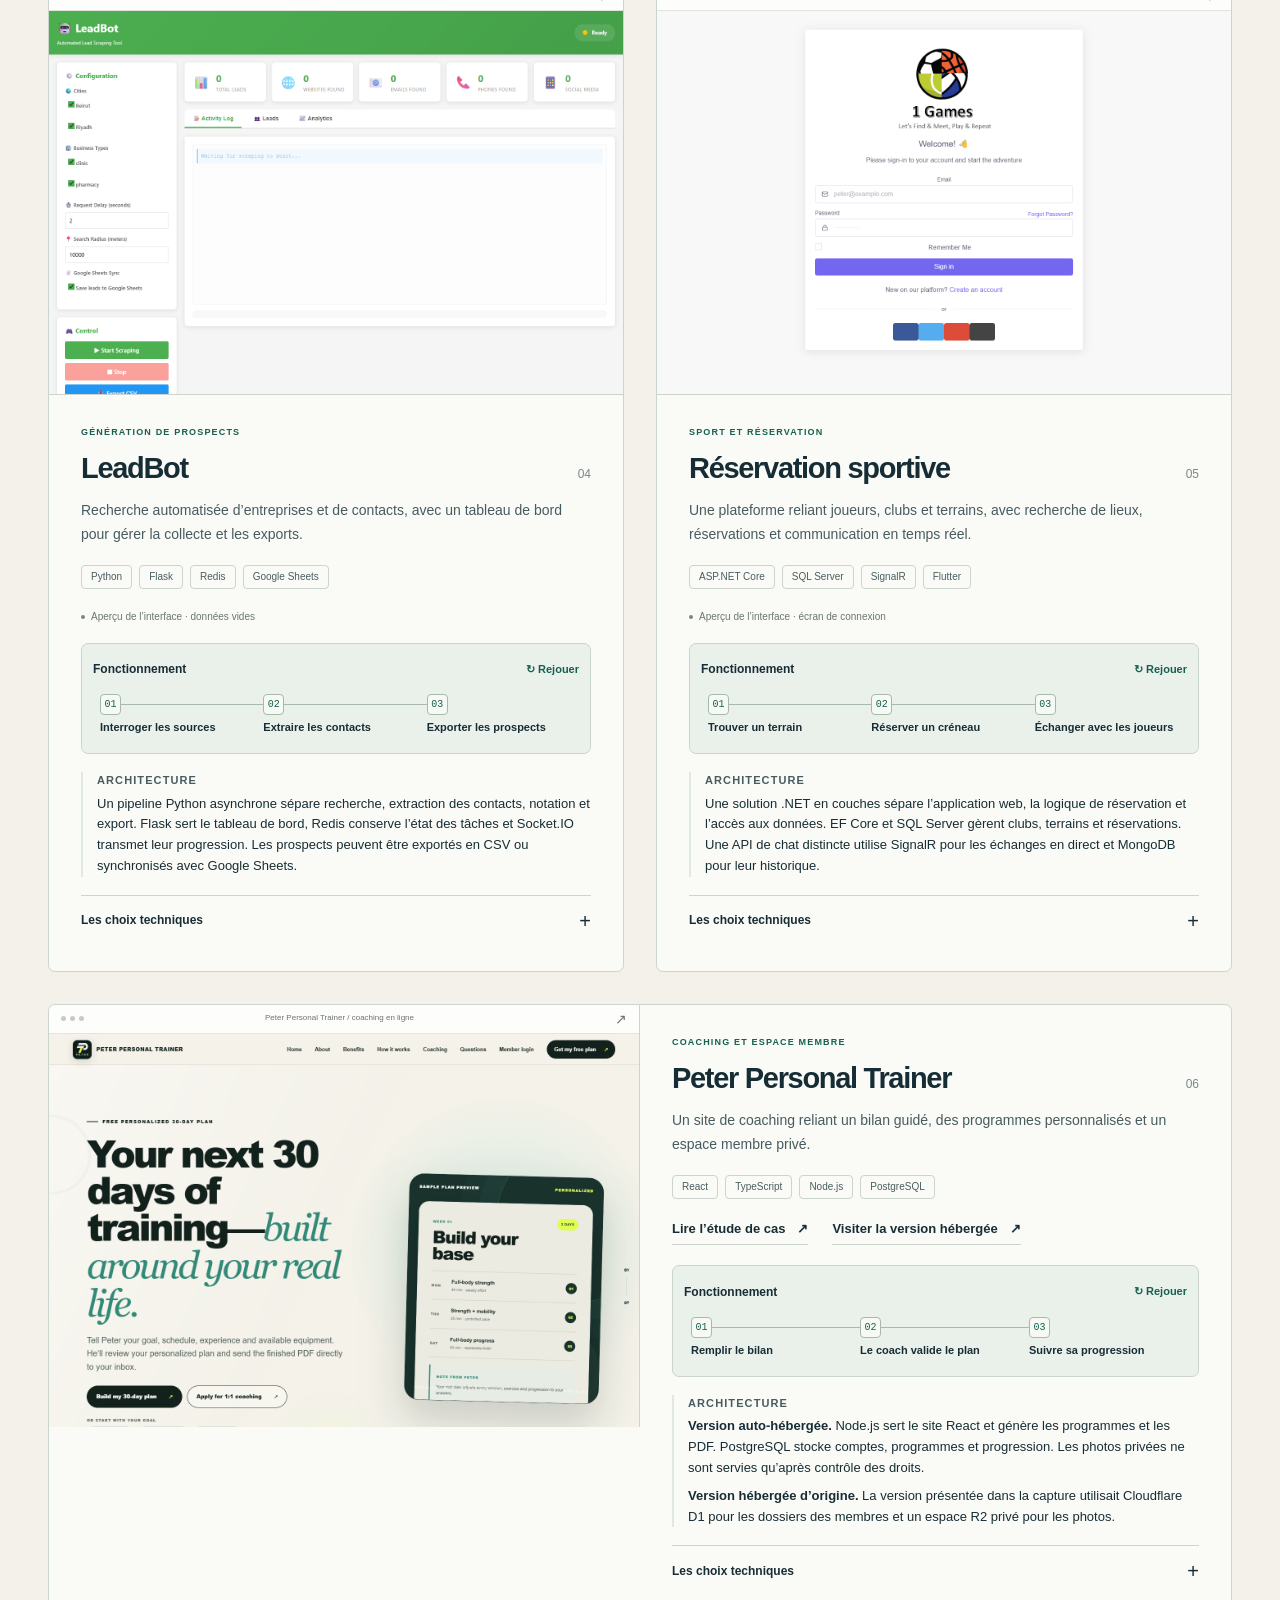
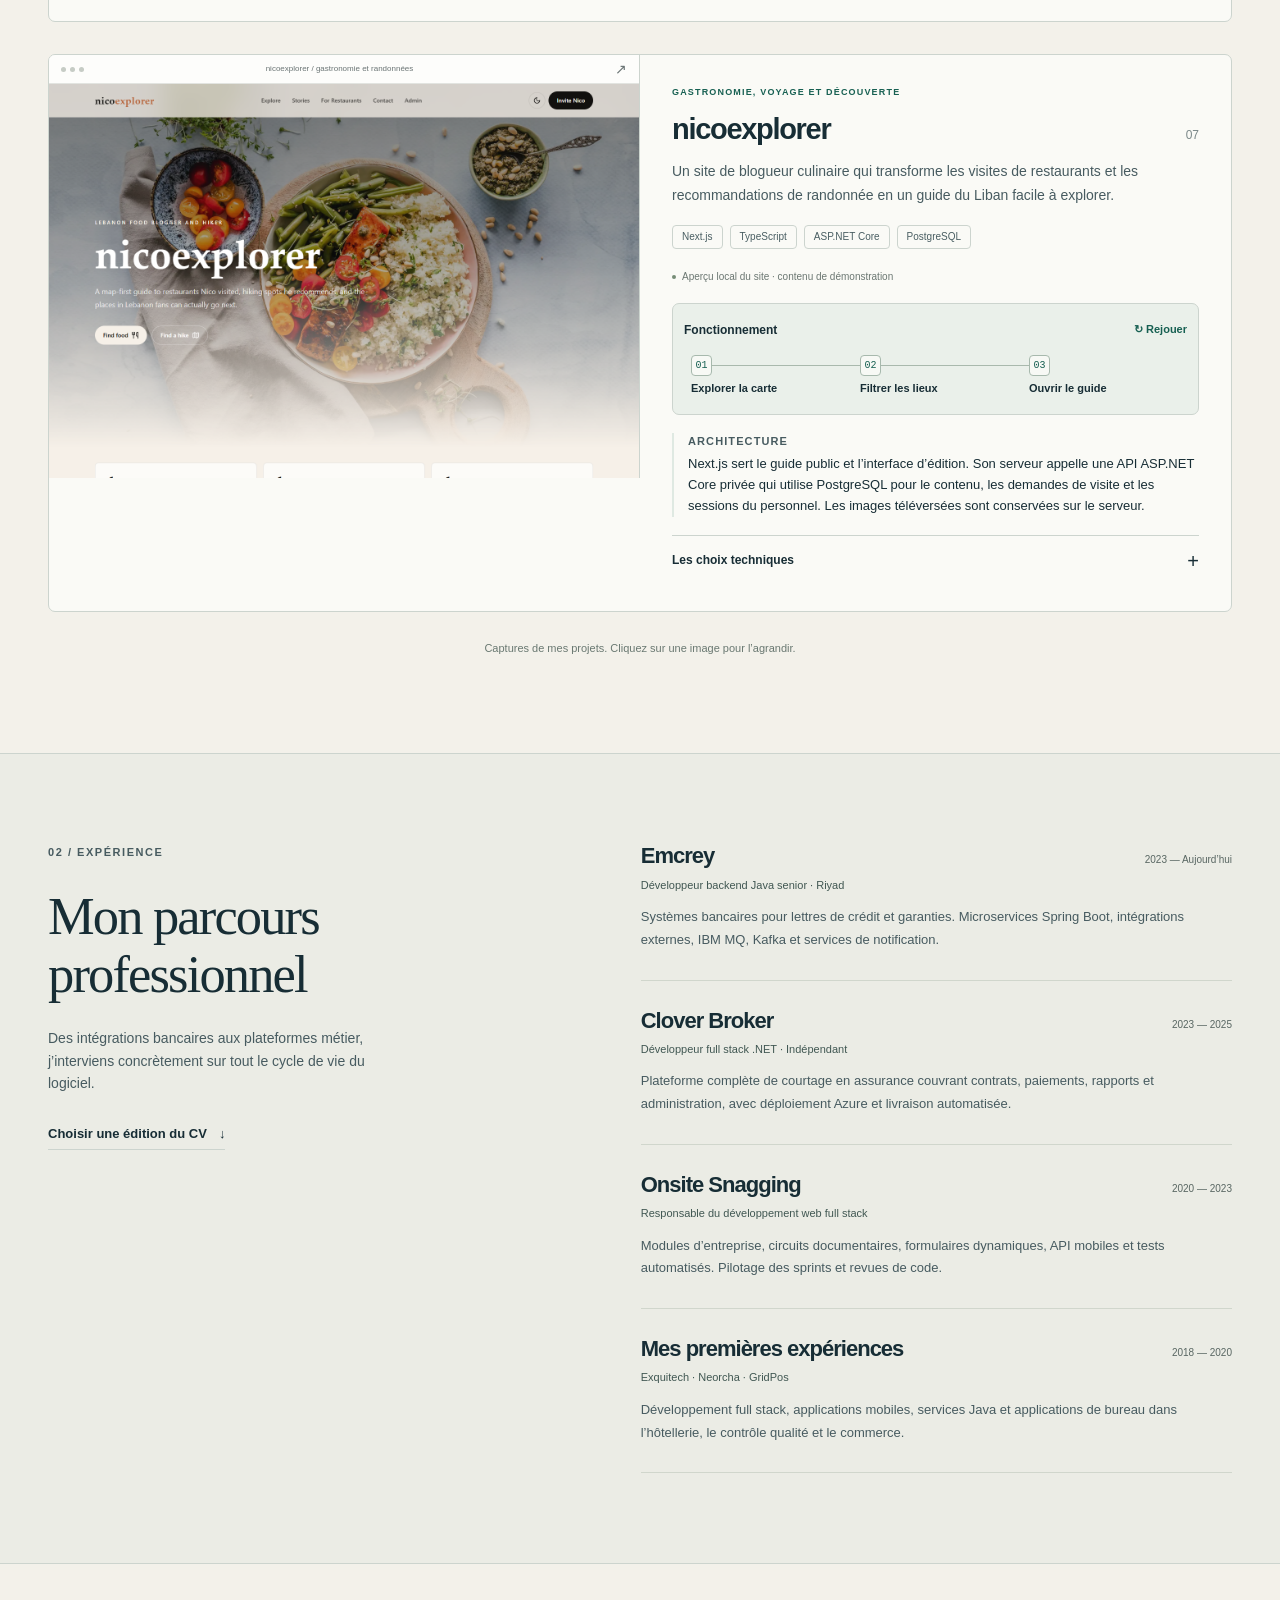
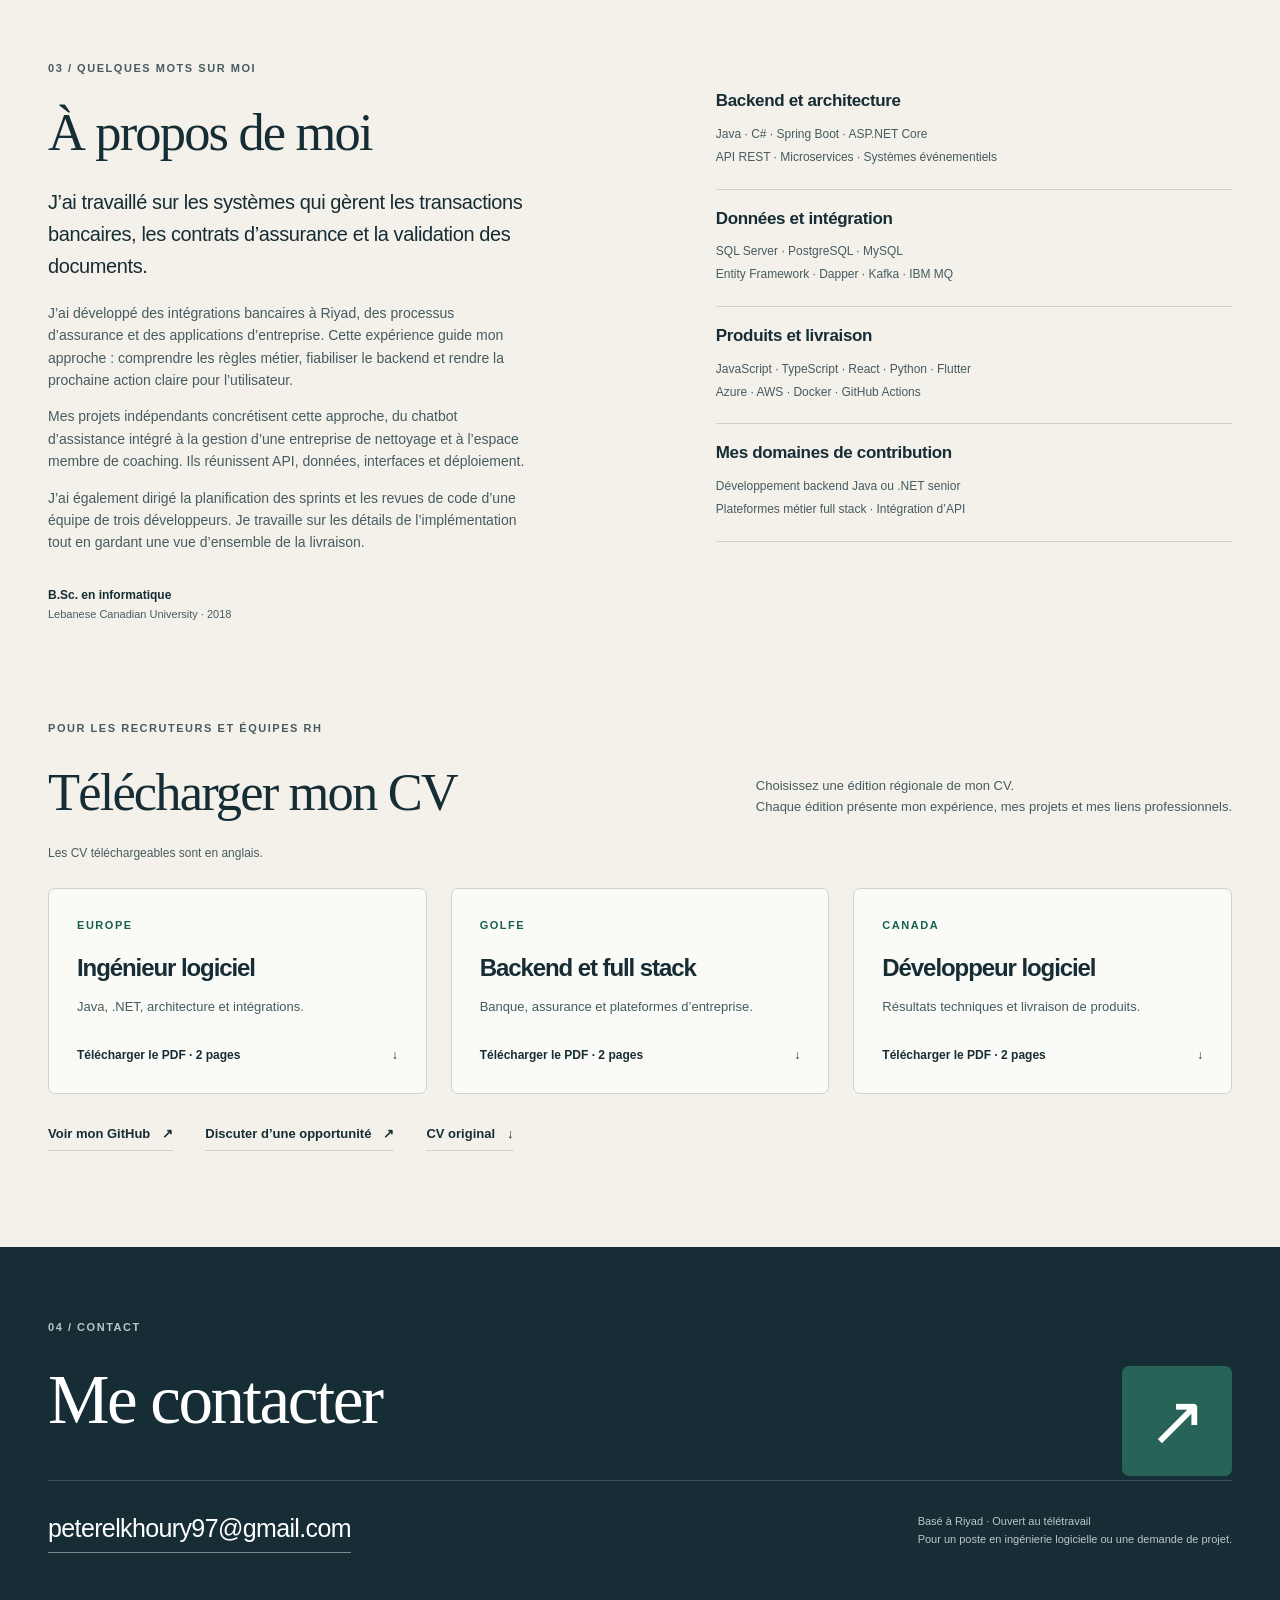
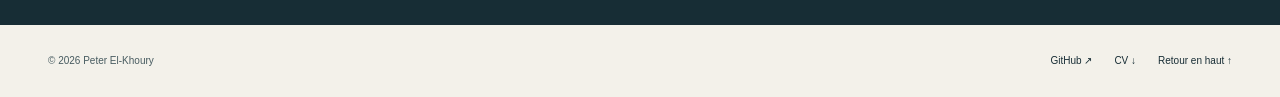
<file: fr/index.html>
<!doctype html>
<html lang="fr" dir="ltr">
<head>
  <meta charset="utf-8">
  <meta name="viewport" content="width=device-width, initial-scale=1">
  <meta name="theme-color" content="#f3f1ea">
  <meta name="description" content="Peter El-Khoury, ingénieur logiciel senior à Riyad. Java, .NET, intégrations bancaires et plateformes métier. Découvrez mes projets et téléchargez un CV adapté à votre région.">
  <link rel="canonical" href="https://peterkhoury97.github.io/peterelkhoury.github.io/fr/">
  <meta property="og:title" content="Peter El-Khoury — Ingénieur logiciel senior">
  <meta property="og:description" content="Développement Java et .NET, des intégrations bancaires aux produits complets. Découvrez mon expérience, mes réalisations et mes études de cas.">
  <meta property="og:url" content="https://peterkhoury97.github.io/peterelkhoury.github.io/fr/">
  <meta property="og:image" content="https://peterkhoury97.github.io/peterelkhoury.github.io/assets/images/freshops.png">
  <meta property="og:image:alt" content="Plateforme de gestion FreshOps développée par Peter El-Khoury">
  <meta property="og:type" content="website">
  <title>Peter El-Khoury — Ingénieur logiciel senior | Java et .NET</title>
  <link rel="alternate" hreflang="en" href="https://peterkhoury97.github.io/peterelkhoury.github.io/">
  <link rel="alternate" hreflang="ar" href="https://peterkhoury97.github.io/peterelkhoury.github.io/ar/">
  <link rel="alternate" hreflang="fr" href="https://peterkhoury97.github.io/peterelkhoury.github.io/fr/">
  <link rel="alternate" hreflang="x-default" href="https://peterkhoury97.github.io/peterelkhoury.github.io/">
  <script src="../language.js?v=20261012-1"></script>
  <link rel="icon" href="../assets/favicon.svg" type="image/svg+xml">
  <link rel="stylesheet" href="../styles.css?v=20261108-2">
  <script type="application/ld+json">{"@context":"https://schema.org","@type":"Person","name":"Peter El-Khoury","url":"https://peterkhoury97.github.io/peterelkhoury.github.io/","jobTitle":"Ingénieur logiciel senior","sameAs":["https://github.com/peterkhoury97"],"knowsAbout":["Java","C#","Spring Boot","ASP.NET Core","API design","Business platforms"]}</script>
  <script src="../script.js?v=20261108-2" defer></script>
</head>
<body>
  <a class="skip-link" href="#main">Aller au contenu</a>
  <header class="site-header">
    <div class="container header-inner">
      <a class="wordmark" href="#" aria-label="Peter El-Khoury, accueil"><span class="monogram">p<span>.</span></span><span>Peter El-Khoury</span></a>
      <div class="header-controls"><details class="language-picker"><summary aria-label="Choisir la langue: Français"><img class="language-flag" src="../assets/flags/fr.svg" width="24" height="16" alt="" aria-hidden="true"><span class="language-code" aria-hidden="true">FR</span><span class="language-chevron" aria-hidden="true">⌄</span></summary><ul aria-label="Choisir la langue"><li><a class="language-link" href="../index.html?lang=en" lang="en" hreflang="en"><img class="language-flag" src="../assets/flags/en.svg" width="24" height="16" alt="" aria-hidden="true"><span dir="auto">English</span></a></li><li><a class="language-link" href="../ar/index.html?lang=ar" lang="ar" hreflang="ar"><img class="language-flag" src="../assets/flags/ar.svg" width="24" height="16" alt="" aria-hidden="true"><span dir="auto">العربية</span></a></li><li><a class="language-link" href="index.html?lang=fr" lang="fr" hreflang="fr" aria-current="page"><img class="language-flag" src="../assets/flags/fr.svg" width="24" height="16" alt="" aria-hidden="true"><span dir="auto">Français</span></a></li></ul></details><button class="menu-toggle" type="button" aria-expanded="false" aria-controls="navigation" hidden>Menu <span aria-hidden="true">☰</span></button></div>
      <nav id="navigation" aria-label="Navigation principale">
        <a href="#work">Projets</a><a href="#experience">Expérience</a><a href="#about">À propos</a>
        <a class="nav-contact" href="#contact">Contact <span aria-hidden="true">↗</span></a>
      </nav>
    </div>
  </header>
  <main id="main">
    <section class="hero container" aria-labelledby="hero-title">
      <div class="hero-copy">
        <p class="eyebrow">Ingénieur logiciel senior · Riyad</p>
        <h1 id="hero-title">Peter El-Khoury</h1>
        <p class="hero-description">Chez Emcrey, je développe des intégrations Java pour les lettres de crédit et les garanties bancaires. Mes projets .NET incluent des plateformes d’assurance et des circuits de validation de documents.</p>
        <div class="hero-actions"><a class="button primary" href="#work">Voir mes projets <span aria-hidden="true">↘</span></a><a class="text-link" href="#cv">Choisir mon CV <span aria-hidden="true">↓</span></a></div>
        <p class="hero-footnote">Java · .NET · SQL</p>
      </div>
      <figure class="workflow" aria-labelledby="workflow-title">
        <figcaption class="workflow-heading">
          <p class="workflow-kicker">Schéma de traitement / 01</p>
          <h2 id="workflow-title">Demande de garantie bancaire</h2>
        </figcaption>
        <ol class="workflow-steps" role="list">
          <li><span class="workflow-step" dir="ltr" aria-hidden="true">01</span><div><strong>Réception des documents</strong><p>Recevoir la demande et ses pièces jointes.</p></div></li>
          <li><span class="workflow-step" dir="ltr" aria-hidden="true">02</span><div><strong>Validation en Java</strong><p>Vérifier la demande selon les règles métier.</p></div></li>
          <li><span class="workflow-step" dir="ltr" aria-hidden="true">03</span><div><strong>Circuit de traitement .NET</strong><p>Soumettre la demande à validation et générer le document.</p></div></li>
          <li><span class="workflow-step" dir="ltr" aria-hidden="true">04</span><div><strong>Journal d’audit SQL</strong><p>Consigner les changements de statut et conserver l’historique d’audit.</p></div></li>
        </ol>
        <div class="workflow-footer"><p>Exemple illustratif</p><button class="workflow-replay" type="button" hidden><span aria-hidden="true">↻</span> Rejouer le parcours</button></div>
      </figure>
    </section>
    <section class="impact-section container" aria-labelledby="impact-title">
      <div class="impact-heading"><p class="eyebrow" id="impact-title">Résultats de mon travail</p><a class="text-link" href="#experience">Voir mon expérience <span aria-hidden="true">↘</span></a></div>
      <div class="impact-grid">
        <article><p class="impact-number">5K+</p><h2>Notifications par jour</h2><p>Service d’e-mails et de SMS avec nouvelles tentatives, files de messages en échec et supervision.</p><a href="#emcrey">Emcrey · Intégrations bancaires <span aria-hidden="true">↗</span></a></article>
        <article><p class="impact-number">80%</p><h2>De temps en moins pour les rapports</h2><p>Imports et exports Excel avec validation pour une plateforme de courtage en assurance.</p><a href="#clover">Clover Broker · Assurance <span aria-hidden="true">↗</span></a></article>
        <article><p class="impact-number">85%</p><h2>Couverture des tests automatisés</h2><p>Tests xUnit pour les modules d’entreprise et les processus métier.</p><a href="#onsite">Onsite Snagging · Logiciels d’entreprise <span aria-hidden="true">↗</span></a></article>
      </div>
    </section>

    <section class="section container" id="work" aria-labelledby="work-title">
      <div class="section-heading"><div><p class="eyebrow">01 / Projets sélectionnés</p><h2 id="work-title">Projets sélectionnés</h2></div><p>Sept projets avec des captures d’écran et des notes sur leur conception.</p></div>
      <article class="featured-project" id="pektrix">
        <div class="featured-copy"><p class="project-category">IA ET EXPÉRIENCE CLIENT</p><h3>Pektrix</h3><p class="project-subtitle">Un chatbot qui intègre l’assistance au produit.</p><p>Une expérience d’assistance intégrée réunissant conversations IA, messagerie et contenus d’aide dans un widget utilisable sans quitter le site.</p><ul class="tags" aria-label="Technologies de Pektrix"><li>ASP.NET Core</li><li>Intégration IA</li><li>JavaScript</li></ul>
          <figure class="workflow project-workflow" aria-labelledby="pektrix-workflow-title">
            <figcaption><h4 id="pektrix-workflow-title">Fonctionnement</h4><button class="workflow-replay" type="button" hidden><span aria-hidden="true">↻</span> Rejouer</button></figcaption>
            <ol class="workflow-steps" role="list">
              <li><span class="workflow-step" dir="ltr" aria-hidden="true">01</span><strong>Poser une question</strong></li>
              <li><span class="workflow-step" dir="ltr" aria-hidden="true">02</span><strong>Trouver une réponse utile</strong></li>
              <li><span class="workflow-step" dir="ltr" aria-hidden="true">03</span><strong>Répondre ou passer à un agent</strong></li>
            </ol>
          </figure>
          <div class="project-architecture"><h4>Architecture</h4><p>Une application multitenant ASP.NET Core. Le widget intégré et la console Blazor utilisent une API REST et SignalR pour les conversations. PostgreSQL sépare la configuration commune des bases par organisation ; un service en arrière-plan gère les notifications.</p></div><details><summary>Les choix techniques <span aria-hidden="true">+</span></summary><div class="project-detail"><p><strong>Ma réalisation.</strong> L’application web, les services backend et le widget intégré, avec une configuration propre à chaque organisation et des parcours de conversation.</p><p><strong>Objectif du produit.</strong> Réunir l’assistance humaine et l’IA dans une interface accessible et adaptative, avec un widget en anglais et en arabe.</p></div></details>
          <a class="text-link" href="projects/pektrix.html">Lire l’étude de cas <span aria-hidden="true">↗</span></a>
        </div>
        <div class="featured-media"><span class="media-label">PEKTRIX / WIDGET D’ASSISTANCE</span><a class="screenshot-link widget-preview" href="../assets/images/pektrix.png" data-title="Widget d’assistance Pektrix" data-caption="Capture originale du projet · widget de démonstration avec une identité visuelle fictive." aria-label="Agrandir la capture du widget Pektrix"><img src="../assets/images/pektrix.png" width="410" height="730" alt="Accueil du widget Pektrix avec les options de question et de guide d’assistance" loading="lazy"></a><span class="media-footnote">Widget de démonstration <span aria-hidden="true">↗</span></span></div>
      </article>

      <div class="project-grid">
        <article class="project-card" id="freshops">
          <a class="screenshot-link project-image" href="../assets/images/freshops.png" data-title="Tableau de bord opérationnel FreshOps" data-caption="Espace de démonstration local en fonctionnement · réservations, clients et employés sont des données de démonstration." aria-label="Agrandir la capture de FreshOps"><div class="window-bar"><i></i><i></i><i></i><span>FreshOps</span><b aria-hidden="true">↗</b></div><img src="../assets/images/freshops.png" width="1440" height="960" alt="Vue d’ensemble de FreshOps pour une entreprise de nettoyage, avec planning, équipes, services et récapitulatif des paiements" loading="lazy"></a>
          <div class="project-copy"><p class="project-category">GESTION DES OPÉRATIONS</p><div class="project-title"><h3>FreshOps</h3><span>02</span></div><p>Un espace unique pour gérer une entreprise de nettoyage : réservations, clients, affectations, équipes et paiements.</p><ul class="tags" aria-label="Technologies de FreshOps"><li>ASP.NET Core</li><li>PostgreSQL</li><li>JavaScript</li></ul>
          <figure class="workflow project-workflow" aria-labelledby="freshops-workflow-title">
            <figcaption><h4 id="freshops-workflow-title">Fonctionnement</h4><button class="workflow-replay" type="button" hidden><span aria-hidden="true">↻</span> Rejouer</button></figcaption>
            <ol class="workflow-steps" role="list">
              <li><span class="workflow-step" dir="ltr" aria-hidden="true">01</span><strong>Réserver un service</strong></li>
              <li><span class="workflow-step" dir="ltr" aria-hidden="true">02</span><strong>Affecter une équipe</strong></li>
              <li><span class="workflow-step" dir="ltr" aria-hidden="true">03</span><strong>Suivre la mission et le paiement</strong></li>
            </ol>
          </figure>
          <div class="project-architecture"><h4>Architecture</h4><p>Un monolithe modulaire ASP.NET Core sert l’interface web et l’API. Une couche de configuration commune définit les rôles, formulaires et processus par entreprise. La couche de données s’appuie sur EF Core et des bases PostgreSQL dédiées aux nouvelles entreprises, avec un mode de compatibilité pour les entreprises existantes.</p></div><details><summary>Les choix techniques <span aria-hidden="true">+</span></summary><div class="project-detail"><p><strong>Ma réalisation.</strong> Une plateforme multi-entreprises avec droits par rôle, planification, règles tarifaires, réservations récurrentes et rapports financiers.</p><p><strong>Objectif du produit.</strong> Relier le bureau et les équipes terrain grâce à un tableau d’affectation, à l’historique client et à des processus métier configurables.</p></div></details><a class="text-link project-case" href="projects/freshops.html">Lire l’étude de cas <span aria-hidden="true">↗</span></a></div>
        </article>
        <article class="project-card" id="trading">
          <a class="screenshot-link project-image" href="../assets/images/p2p-scanner.png" data-title="Scanners de trading — tableau de bord P2P" data-caption="Capture du tableau de bord P2P local · alertes vendeurs masquées. Les prix et écarts affichés sont un instantané du marché, pas des gains réalisés." aria-label="Agrandir la capture du scanner de trading"><div class="window-bar"><i></i><i></i><i></i><span>Scanner P2P / suivi du marché</span><b aria-hidden="true">↗</b></div><img src="../assets/images/p2p-scanner.png" width="1440" height="960" alt="Tableau de bord du scanner P2P avec suivi du marché, comparaison des prix, profondeur, historique et arbitrage" loading="lazy"></a>
          <div class="project-copy"><p class="project-category">OUTILS DE MARCHÉ ET AUTOMATISATION</p><div class="project-title"><h3>Scanners de trading</h3><span>03</span></div><p>Des scans de stratégies TradingView et un suivi crypto P2P qui transforment les données de marché en listes de surveillance et en alertes claires.</p><ul class="tags" aria-label="Technologies de trading"><li>JavaScript</li><li>Pine Script</li><li>.NET</li><li>API de marché</li></ul>
          <figure class="workflow project-workflow" aria-labelledby="trading-workflow-title">
            <figcaption><h4 id="trading-workflow-title">Fonctionnement</h4><button class="workflow-replay" type="button" hidden><span aria-hidden="true">↻</span> Rejouer</button></figcaption>
            <p class="workflow-track" id="trading-workflow-track-1">TradingView</p>
            <ol class="workflow-steps" role="list" aria-labelledby="trading-workflow-track-1">
              <li><span class="workflow-step" dir="ltr" aria-hidden="true">01</span><strong>Lire les cours</strong></li>
              <li><span class="workflow-step" dir="ltr" aria-hidden="true">02</span><strong>Appliquer les filtres</strong></li>
              <li><span class="workflow-step" dir="ltr" aria-hidden="true">03</span><strong>Rapport Telegram</strong></li>
            </ol>
            <p class="workflow-track" id="trading-workflow-track-2">Scanner P2P</p>
            <ol class="workflow-steps" role="list" aria-labelledby="trading-workflow-track-2">
              <li><span class="workflow-step" dir="ltr" aria-hidden="true">01</span><strong>Collecter les offres</strong></li>
              <li><span class="workflow-step" dir="ltr" aria-hidden="true">02</span><strong>Comparer les offres</strong></li>
              <li><span class="workflow-step" dir="ltr" aria-hidden="true">03</span><strong>Diffuser les alertes</strong></li>
            </ol>
          </figure>
          <div class="project-architecture"><h4>Architecture</h4><p><strong>TradingView.</strong> Des scripts Node.js planifiés lisent les données de TradingView, appliquent les règles de scan et gardent un état local pour éviter les rapports Telegram en double.</p><p><strong>Marchés P2P.</strong> Une solution .NET en Clean Architecture sépare domaine, application et infrastructure. Un service en arrière-plan interroge les plateformes via des adaptateurs, conserve les relevés dans PostgreSQL et diffuse les alertes de l’API vers le tableau de bord React.</p></div><details><summary>Les choix techniques <span aria-hidden="true">+</span></summary><div class="project-detail"><p><strong>TradingView.</strong> Détection automatisée des écarts de prix avant ouverture et scan de stratégies, avec vérifications planifiées, prévention des doublons et rapports Telegram.</p><p><strong>Marchés P2P.</strong> Comparaison des prix entre plateformes, filtres configurables, historique et alertes. La capture montre le tableau de bord P2P ; TradingView suit un parcours distinct.</p><p><strong>Objectif du produit.</strong> Rendre la recherche reproductible et faire ressortir les conditions de marché pertinentes pour une analyse manuelle.</p></div></details></div>
        </article>
        <article class="project-card" id="leadbot">
          <a class="screenshot-link project-image" href="../assets/images/leadbot.png" data-title="Tableau de bord LeadBot" data-caption="Aperçu de l’interface originale · jeu de données vide, exemples de villes et de catégories ; aucune collecte ni prise de contact effectuée." aria-label="Agrandir la capture de LeadBot"><div class="window-bar"><i></i><i></i><i></i><span>LeadBot / tableau de bord de recherche</span><b aria-hidden="true">↗</b></div><img src="../assets/images/leadbot.png" width="1440" height="960" alt="Tableau de bord LeadBot avec configuration de recherche, statistiques de prospects et journal d’activité vide" loading="lazy"></a>
          <div class="project-copy"><p class="project-category">GÉNÉRATION DE PROSPECTS</p><div class="project-title"><h3>LeadBot</h3><span>04</span></div><p>Recherche automatisée d’entreprises et de contacts, avec un tableau de bord pour gérer la collecte et les exports.</p><ul class="tags" aria-label="Technologies de LeadBot"><li>Python</li><li>Flask</li><li>Redis</li><li>Google Sheets</li></ul><p class="preview-label">Aperçu de l’interface · données vides</p>
          <figure class="workflow project-workflow" aria-labelledby="leadbot-workflow-title">
            <figcaption><h4 id="leadbot-workflow-title">Fonctionnement</h4><button class="workflow-replay" type="button" hidden><span aria-hidden="true">↻</span> Rejouer</button></figcaption>
            <ol class="workflow-steps" role="list">
              <li><span class="workflow-step" dir="ltr" aria-hidden="true">01</span><strong>Interroger les sources</strong></li>
              <li><span class="workflow-step" dir="ltr" aria-hidden="true">02</span><strong>Extraire les contacts</strong></li>
              <li><span class="workflow-step" dir="ltr" aria-hidden="true">03</span><strong>Exporter les prospects</strong></li>
            </ol>
          </figure>
          <div class="project-architecture"><h4>Architecture</h4><p>Un pipeline Python asynchrone sépare recherche, extraction des contacts, notation et export. Flask sert le tableau de bord, Redis conserve l’état des tâches et Socket.IO transmet leur progression. Les prospects peuvent être exportés en CSV ou synchronisés avec Google Sheets.</p></div><details><summary>Les choix techniques <span aria-hidden="true">+</span></summary><div class="project-detail"><p><strong>Ma réalisation.</strong> Un pipeline de recherche asynchrone réunissant plusieurs moteurs de recherche, extraction de contacts, filtres d’entreprises et tableau de bord web.</p><p><strong>Objectif du produit.</strong> Réduire la recherche répétitive et organiser les résultats grâce aux exports CSV et à l’intégration Google Sheets.</p></div></details></div>
        </article>
        <article class="project-card" id="sports">
          <a class="screenshot-link project-image" href="../assets/images/sports-booking.png" data-title="Réservation sportive — One Games" data-caption="Aperçu de l’écran de connexion original de OneSportsApp · HTML, logo et CSS d’origine ; services d’authentification et de réservation non démarrés." aria-label="Agrandir la capture de réservation sportive"><div class="window-bar"><i></i><i></i><i></i><span>One Games / réservation sportive</span><b aria-hidden="true">↗</b></div><img src="../assets/images/sports-booking.png" width="1440" height="960" alt="Écran de connexion One Games avec le logo sportif original et le formulaire de compte" loading="lazy"></a>
          <div class="project-copy"><p class="project-category">SPORT ET RÉSERVATION</p><div class="project-title"><h3>Réservation sportive</h3><span>05</span></div><p>Une plateforme reliant joueurs, clubs et terrains, avec recherche de lieux, réservations et communication en temps réel.</p><ul class="tags" aria-label="Technologies de réservation sportive"><li>ASP.NET Core</li><li>SQL Server</li><li>SignalR</li><li>Flutter</li></ul><p class="preview-label">Aperçu de l’interface · écran de connexion</p>
          <figure class="workflow project-workflow" aria-labelledby="sports-workflow-title">
            <figcaption><h4 id="sports-workflow-title">Fonctionnement</h4><button class="workflow-replay" type="button" hidden><span aria-hidden="true">↻</span> Rejouer</button></figcaption>
            <ol class="workflow-steps" role="list">
              <li><span class="workflow-step" dir="ltr" aria-hidden="true">01</span><strong>Trouver un terrain</strong></li>
              <li><span class="workflow-step" dir="ltr" aria-hidden="true">02</span><strong>Réserver un créneau</strong></li>
              <li><span class="workflow-step" dir="ltr" aria-hidden="true">03</span><strong>Échanger avec les joueurs</strong></li>
            </ol>
          </figure>
          <div class="project-architecture"><h4>Architecture</h4><p>Une solution .NET en couches sépare l’application web, la logique de réservation et l’accès aux données. EF Core et SQL Server gèrent clubs, terrains et réservations. Une API de chat distincte utilise SignalR pour les échanges en direct et MongoDB pour leur historique.</p></div><details><summary>Les choix techniques <span aria-hidden="true">+</span></summary><div class="project-detail"><p><strong>Ma réalisation.</strong> Des parcours de gestion des clubs, terrains et réservations, avec des API et un service de messagerie en temps réel distinct.</p><p><strong>Objectif du produit.</strong> Aider les joueurs à trouver des lieux et à organiser leurs réservations. Mes autres travaux de réservation sportive incluent aussi Flutter et Google Maps, comme indiqué dans mon CV.</p></div></details></div>
        </article>
        <article class="project-card project-card-wide" id="personal-trainer">
          <a class="screenshot-link project-image" href="../assets/images/personal-trainer.png" data-title="Peter Personal Trainer" data-caption="Page d’accueil publique capturée le 8 octobre 2026. Le programme illustré est l’exemple présenté sur le site." aria-label="Agrandir la capture de Peter Personal Trainer"><div class="window-bar"><i></i><i></i><i></i><span>Peter Personal Trainer / coaching en ligne</span><b aria-hidden="true">↗</b></div><img src="../assets/images/personal-trainer.png" width="1440" height="960" alt="Accueil de Peter Personal Trainer avec un programme personnalisé de 30 jours et un exemple de planning d’entraînement" loading="lazy"></a>
          <div class="project-copy"><p class="project-category">COACHING ET ESPACE MEMBRE</p><div class="project-title"><h3>Peter Personal Trainer</h3><span>06</span></div><p>Un site de coaching reliant un bilan guidé, des programmes personnalisés et un espace membre privé.</p><ul class="tags" aria-label="Technologies du site de coaching"><li>React</li><li>TypeScript</li><li>Node.js</li><li>PostgreSQL</li></ul><div class="project-actions"><a class="text-link" href="projects/personal-trainer.html">Lire l’étude de cas <span aria-hidden="true">↗</span></a><a class="text-link" href="https://form-flow-personal-training.peterkhoury.chatgpt.site/" target="_blank" rel="noopener noreferrer">Visiter la version hébergée <span aria-hidden="true">↗</span></a></div>
          <figure class="workflow project-workflow" aria-labelledby="personal-trainer-workflow-title">
            <figcaption><h4 id="personal-trainer-workflow-title">Fonctionnement</h4><button class="workflow-replay" type="button" hidden><span aria-hidden="true">↻</span> Rejouer</button></figcaption>
            <ol class="workflow-steps" role="list">
              <li><span class="workflow-step" dir="ltr" aria-hidden="true">01</span><strong>Remplir le bilan</strong></li>
              <li><span class="workflow-step" dir="ltr" aria-hidden="true">02</span><strong>Le coach valide le plan</strong></li>
              <li><span class="workflow-step" dir="ltr" aria-hidden="true">03</span><strong>Suivre sa progression</strong></li>
            </ol>
          </figure>
          <div class="project-architecture"><h4>Architecture</h4><p><strong>Version auto-hébergée.</strong> Node.js sert le site React et génère les programmes et les PDF. PostgreSQL stocke comptes, programmes et progression. Les photos privées ne sont servies qu’après contrôle des droits.</p><p><strong>Version hébergée d’origine.</strong> La version présentée dans la capture utilisait Cloudflare D1 pour les dossiers des membres et un espace R2 privé pour les photos.</p></div><details><summary>Les choix techniques <span aria-hidden="true">+</span></summary><div class="project-detail"><p><strong>Ma réalisation.</strong> Un site de coaching adaptatif avec un bilan validé, un moteur local de génération de programmes, des PDF à l’image du site et un parcours de validation et de publication par le coach.</p><p><strong>Expérience membre.</strong> Connexion par code e-mail, journal d’entraînement, bilans quotidiens, graphiques de progression et stockage privé des photos.</p></div></details></div>
        </article>
        <article class="project-card project-card-wide" id="nicoexplorer">
          <a class="screenshot-link project-image" href="../assets/images/nicoexplorer.png" data-title="nicoexplorer, guide gastronomique et de randonnée" data-caption="Aperçu de la page d’accueil locale capturé le 11 octobre 2026. Les restaurants et sentiers sont des données de démonstration ; les images proviennent du site original." aria-label="Agrandir la capture de nicoexplorer"><div class="window-bar"><i></i><i></i><i></i><span>nicoexplorer / gastronomie et randonnées</span><b aria-hidden="true">↗</b></div><img src="../assets/images/nicoexplorer.png" width="1440" height="960" alt="Page d’accueil de nicoexplorer avec photographie culinaire, découverte de restaurants et navigation vers les randonnées" loading="lazy"></a>
          <div class="project-copy"><p class="project-category">GASTRONOMIE, VOYAGE ET DÉCOUVERTE</p><div class="project-title"><h3>nicoexplorer</h3><span>07</span></div><p>Un site de blogueur culinaire qui transforme les visites de restaurants et les recommandations de randonnée en un guide du Liban facile à explorer.</p><ul class="tags" aria-label="Technologies de nicoexplorer"><li>Next.js</li><li>TypeScript</li><li>ASP.NET Core</li><li>PostgreSQL</li></ul><p class="preview-label">Aperçu local du site · contenu de démonstration</p>
          <figure class="workflow project-workflow" aria-labelledby="nicoexplorer-workflow-title">
            <figcaption><h4 id="nicoexplorer-workflow-title">Fonctionnement</h4><button class="workflow-replay" type="button" hidden><span aria-hidden="true">↻</span> Rejouer</button></figcaption>
            <ol class="workflow-steps" role="list">
              <li><span class="workflow-step" dir="ltr" aria-hidden="true">01</span><strong>Explorer la carte</strong></li>
              <li><span class="workflow-step" dir="ltr" aria-hidden="true">02</span><strong>Filtrer les lieux</strong></li>
              <li><span class="workflow-step" dir="ltr" aria-hidden="true">03</span><strong>Ouvrir le guide</strong></li>
            </ol>
          </figure>
          <div class="project-architecture"><h4>Architecture</h4><p>Next.js sert le guide public et l’interface d’édition. Son serveur appelle une API ASP.NET Core privée qui utilise PostgreSQL pour le contenu, les demandes de visite et les sessions du personnel. Les images téléversées sont conservées sur le serveur.</p></div><details><summary>Les choix techniques <span aria-hidden="true">+</span></summary><div class="project-detail"><p><strong>Ma réalisation.</strong> Un site adaptatif consacré à la gastronomie et à la randonnée : annuaires avec recherche, cartes géolocalisées, fiches de lieux, liens Instagram et demandes structurées de visite de restaurants.</p><p><strong>Objectif du produit.</strong> Rendre les recommandations du créateur faciles à retrouver et offrir aux restaurateurs un moyen clair de demander une visite.</p></div></details></div>
        </article>
      </div>
      <p class="work-note">Captures de mes projets. Cliquez sur une image pour l’agrandir.</p>
    </section>

    <section class="experience-section" id="experience" aria-labelledby="experience-title"><div class="container experience-layout"><div class="experience-intro"><p class="eyebrow">02 / Expérience</p><h2 id="experience-title">Mon parcours professionnel</h2><p>Des intégrations bancaires aux plateformes métier, j’interviens concrètement sur tout le cycle de vie du logiciel.</p><a class="text-link" href="#cv">Choisir une édition du CV <span aria-hidden="true">↓</span></a></div>
      <div class="timeline">
        <article id="emcrey"><div class="role-heading"><h3>Emcrey</h3><span>2023 — Aujourd’hui</span></div><p class="role">Développeur backend Java senior · Riyad</p><p>Systèmes bancaires pour lettres de crédit et garanties. Microservices Spring Boot, intégrations externes, IBM MQ, Kafka et services de notification.</p></article>
        <article id="clover"><div class="role-heading"><h3>Clover Broker</h3><span>2023 — 2025</span></div><p class="role">Développeur full stack .NET · Indépendant</p><p>Plateforme complète de courtage en assurance couvrant contrats, paiements, rapports et administration, avec déploiement Azure et livraison automatisée.</p></article>
        <article id="onsite"><div class="role-heading"><h3>Onsite Snagging</h3><span>2020 — 2023</span></div><p class="role">Responsable du développement web full stack</p><p>Modules d’entreprise, circuits documentaires, formulaires dynamiques, API mobiles et tests automatisés. Pilotage des sprints et revues de code.</p></article>
        <article><div class="role-heading"><h3>Mes premières expériences</h3><span>2018 — 2020</span></div><p class="role">Exquitech · Neorcha · GridPos</p><p>Développement full stack, applications mobiles, services Java et applications de bureau dans l’hôtellerie, le contrôle qualité et le commerce.</p></article>
      </div>
    </div></section>

    <section class="section container about-layout" id="about" aria-labelledby="about-title"><div><p class="eyebrow">03 / Quelques mots sur moi</p><h2 id="about-title">À propos de moi</h2><p class="about-lead">J’ai travaillé sur les systèmes qui gèrent les transactions bancaires, les contrats d’assurance et la validation des documents.</p><p>J’ai développé des intégrations bancaires à Riyad, des processus d’assurance et des applications d’entreprise. Cette expérience guide mon approche : comprendre les règles métier, fiabiliser le backend et rendre la prochaine action claire pour l’utilisateur.</p><p>Mes projets indépendants concrétisent cette approche, du chatbot d’assistance intégré à la gestion d’une entreprise de nettoyage et à l’espace membre de coaching. Ils réunissent API, données, interfaces et déploiement.</p><p>J’ai également dirigé la planification des sprints et les revues de code d’une équipe de trois développeurs. Je travaille sur les détails de l’implémentation tout en gardant une vue d’ensemble de la livraison.</p><p class="education">B.Sc. en informatique<br><span>Lebanese Canadian University · 2018</span></p></div><div class="skills"><div><h3>Backend et architecture</h3><p>Java · C# · Spring Boot · ASP.NET Core<br>API REST · Microservices · Systèmes événementiels</p></div><div><h3>Données et intégration</h3><p>SQL Server · PostgreSQL · MySQL<br>Entity Framework · Dapper · Kafka · IBM MQ</p></div><div><h3>Produits et livraison</h3><p>JavaScript · TypeScript · React · Python · Flutter<br>Azure · AWS · Docker · GitHub Actions</p></div><div><h3>Mes domaines de contribution</h3><p>Développement backend Java ou .NET senior<br>Plateformes métier full stack · Intégration d’API</p></div></div></section>

    <section class="cv-section container" id="cv" aria-labelledby="cv-title">
      <div class="section-heading"><div><p class="eyebrow">Pour les recruteurs et équipes RH</p><h2 id="cv-title">Télécharger mon CV</h2></div><p>Choisissez une édition régionale de mon CV.<br>Chaque édition présente mon expérience, mes projets et mes liens professionnels.</p></div>
      <p class="cv-language-note">Les CV téléchargeables sont en anglais.</p>
      <div class="cv-grid">
        <a class="cv-card" href="../assets/Peter-El-Khoury-CV-Europe.pdf" download><span class="eyebrow">Europe</span><h3>Ingénieur logiciel</h3><p>Java, .NET, architecture et intégrations.</p><span class="cv-download">Télécharger le PDF · 2 pages <span aria-hidden="true">↓</span></span></a>
        <a class="cv-card" href="../assets/Peter-El-Khoury-CV-Gulf.pdf" download><span class="eyebrow">Golfe</span><h3>Backend et full stack</h3><p>Banque, assurance et plateformes d’entreprise.</p><span class="cv-download">Télécharger le PDF · 2 pages <span aria-hidden="true">↓</span></span></a>
        <a class="cv-card" href="../assets/Peter-El-Khoury-Resume-Canada.pdf" download><span class="eyebrow">Canada</span><h3>Développeur logiciel</h3><p>Résultats techniques et livraison de produits.</p><span class="cv-download">Télécharger le PDF · 2 pages <span aria-hidden="true">↓</span></span></a>
      </div>
      <div class="recruiter-links"><a class="text-link" href="https://github.com/peterkhoury97" target="_blank" rel="noopener noreferrer">Voir mon GitHub <span aria-hidden="true">↗</span></a><a class="text-link" href="mailto:peterelkhoury97@gmail.com?subject=Engineering%20opportunity">Discuter d’une opportunité <span aria-hidden="true">↗</span></a><a class="text-link" href="../assets/Peter-El-Khoury-CV.pdf" download>CV original <span aria-hidden="true">↓</span></a></div>
    </section>

    <section class="contact-section" id="contact" aria-labelledby="contact-title"><div class="container"><p class="eyebrow">04 / Contact</p><div class="contact-heading"><h2 id="contact-title">Me contacter</h2><a class="contact-arrow" href="mailto:peterelkhoury97@gmail.com" aria-label="Envoyer un e-mail à Peter El-Khoury"><span aria-hidden="true">↗</span></a></div><div class="contact-bottom"><a class="email-link" href="mailto:peterelkhoury97@gmail.com">peterelkhoury97@gmail.com</a><p>Basé à Riyad · Ouvert au télétravail<br>Pour un poste en ingénierie logicielle ou une demande de projet.</p></div></div></section>
  </main>
  <footer class="container footer"><p>© <span id="year">2026</span> Peter El-Khoury</p><div><a href="https://github.com/peterkhoury97" target="_blank" rel="noopener noreferrer">GitHub <span aria-hidden="true">↗</span></a><a href="../assets/Peter-El-Khoury-CV.pdf" download>CV <span aria-hidden="true">↓</span></a><a href="#main">Retour en haut <span aria-hidden="true">↑</span></a></div></footer>
  <dialog id="image-dialog" aria-labelledby="image-title"><div class="dialog-top"><h2 id="image-title">Capture du projet</h2><button id="close-dialog" type="button" aria-label="Fermer la capture">Fermer <span aria-hidden="true">×</span></button></div><div class="dialog-image"><img id="enlarged-image" alt=""></div><p id="image-caption"></p></dialog>
</body>
</html>
</file>
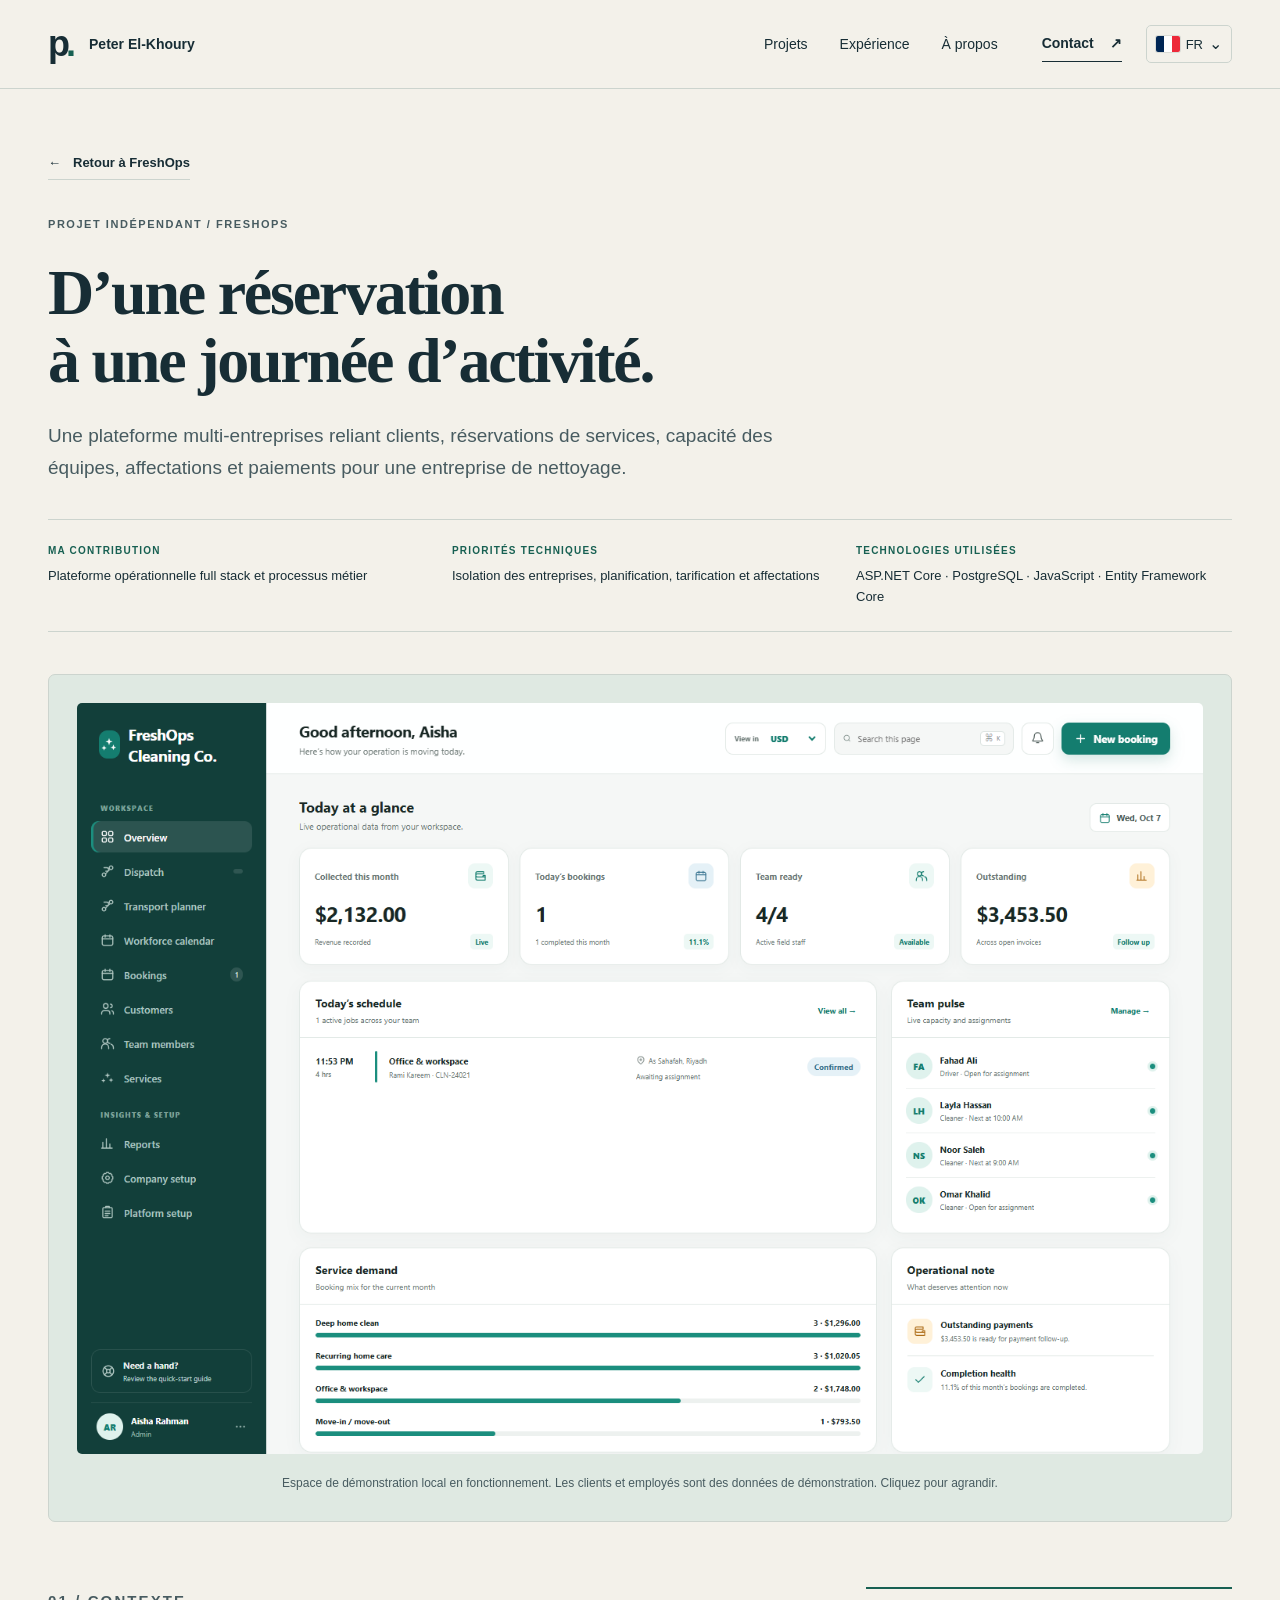
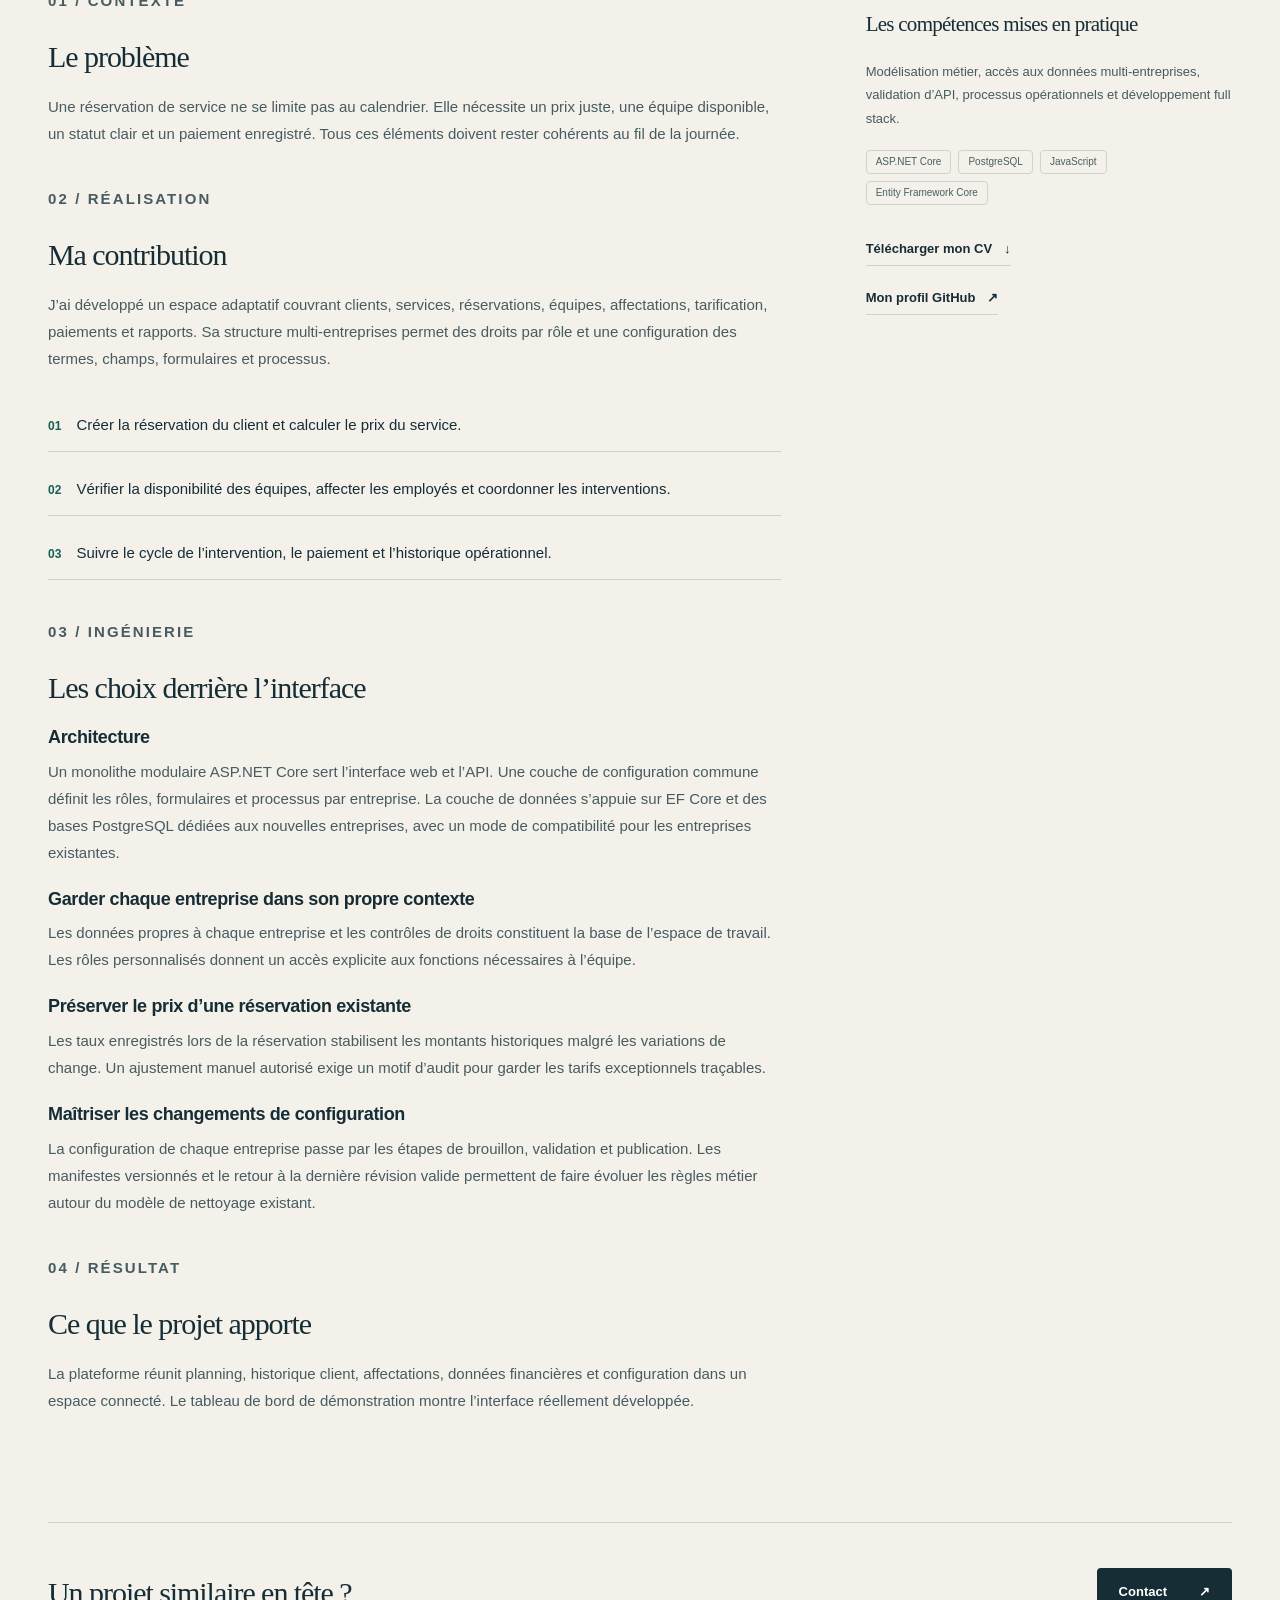
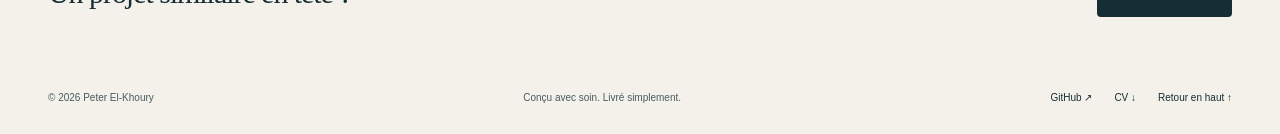
<file: projects/freshops.html>
<!doctype html>
<html lang="en">
<head>
  <meta charset="utf-8">
  <meta name="viewport" content="width=device-width, initial-scale=1">
  <meta name="theme-color" content="#f3f1ea">
  <title>FreshOps case study — Peter El-Khoury</title>
  <meta name="description" content="A multi-company operations platform connecting customers, service bookings, staff capacity, dispatch, and payments for a cleaning business.">
  <link rel="canonical" href="https://peterkhoury97.github.io/peterelkhoury.github.io/projects/freshops.html">
  <meta property="og:title" content="FreshOps case study — Peter El-Khoury">
  <meta property="og:description" content="A multi-company operations platform connecting customers, service bookings, staff capacity, dispatch, and payments for a cleaning business.">
  <meta property="og:type" content="article">
  <meta property="og:url" content="https://peterkhoury97.github.io/peterelkhoury.github.io/projects/freshops.html">
  <meta property="og:image" content="https://peterkhoury97.github.io/peterelkhoury.github.io/assets/images/freshops.png">
  <meta property="og:image:alt" content="FreshOps local demo overview with bookings, team capacity and payment summaries">
  <link rel="alternate" hreflang="en" href="https://peterkhoury97.github.io/peterelkhoury.github.io/projects/freshops.html">
  <link rel="alternate" hreflang="ar" href="https://peterkhoury97.github.io/peterelkhoury.github.io/ar/projects/freshops.html">
  <link rel="alternate" hreflang="fr" href="https://peterkhoury97.github.io/peterelkhoury.github.io/fr/projects/freshops.html">
  <link rel="alternate" hreflang="x-default" href="https://peterkhoury97.github.io/peterelkhoury.github.io/projects/freshops.html">
  <script src="../language.js?v=20261012-1"></script>
  <link rel="icon" href="../assets/favicon.svg" type="image/svg+xml">
  <link rel="stylesheet" href="../styles.css?v=20261108-2">
  <script src="../script.js?v=20261108-2" defer></script>
</head>
<body>
  <a class="skip-link" href="#main">Skip to content</a>
  <header class="site-header">
    <div class="container header-inner">
      <a class="wordmark" href="../index.html" aria-label="Peter El-Khoury, home"><span class="monogram">p<span>.</span></span><span>Peter El-Khoury</span></a>
      <div class="header-controls"><details class="language-picker"><summary aria-label="Choose language: English"><img class="language-flag" src="../assets/flags/en.svg" width="24" height="16" alt="" aria-hidden="true"><span class="language-code" aria-hidden="true">EN</span><span class="language-chevron" aria-hidden="true">⌄</span></summary><ul aria-label="Choose language"><li><a class="language-link" href="freshops.html?lang=en" lang="en" hreflang="en" aria-current="page"><img class="language-flag" src="../assets/flags/en.svg" width="24" height="16" alt="" aria-hidden="true"><span dir="auto">English</span></a></li><li><a class="language-link" href="../ar/projects/freshops.html?lang=ar" lang="ar" hreflang="ar"><img class="language-flag" src="../assets/flags/ar.svg" width="24" height="16" alt="" aria-hidden="true"><span dir="auto">العربية</span></a></li><li><a class="language-link" href="../fr/projects/freshops.html?lang=fr" lang="fr" hreflang="fr"><img class="language-flag" src="../assets/flags/fr.svg" width="24" height="16" alt="" aria-hidden="true"><span dir="auto">Français</span></a></li></ul></details><button class="menu-toggle" type="button" aria-expanded="false" aria-controls="navigation" hidden>Menu <span aria-hidden="true">☰</span></button></div>
      <nav id="navigation" aria-label="Main navigation">
        <a href="../index.html#work">Work</a><a href="../index.html#experience">Experience</a><a href="../index.html#about">About</a>
        <a class="nav-contact" href="../index.html#contact">Let’s talk <span aria-hidden="true">↗</span></a>
      </nav>
    </div>
  </header>
  <main id="main">
    <section class="case-hero container" aria-labelledby="case-title">
      <a class="text-link case-back" href="../index.html#freshops"><span aria-hidden="true">←</span> Back to FreshOps</a>
      <p class="eyebrow">Independent project / FreshOps</p>
      <h1 id="case-title">From a booking<br>to a day of operations.</h1>
      <p class="case-intro">A multi-company operations platform connecting customers, service bookings, staff capacity, dispatch, and payments for a cleaning business.</p>
      <dl class="case-facts"><div><dt>My contribution</dt><dd>Full stack operations platform and business workflows</dd></div><div><dt>Engineering focus</dt><dd>Company isolation, scheduling, pricing, and dispatch</dd></div><div><dt>Built with</dt><dd>ASP.NET Core · PostgreSQL · JavaScript · Entity Framework Core</dd></div></dl>
    </section>
    <div class="container">
      <figure class="case-media">
        <a class="screenshot-link" href="../assets/images/freshops.png" data-title="FreshOps" data-caption="Running local demo workspace. Customer and staff records are seeded demo data. Click to enlarge." aria-label="Enlarge FreshOps screenshot"><img src="../assets/images/freshops.png" width="1440" height="960" alt="FreshOps local demo overview with bookings, team capacity and payment summaries" fetchpriority="high"></a>
        <figcaption>Running local demo workspace. Customer and staff records are seeded demo data. Click to enlarge.</figcaption>
      </figure>
      <div class="case-content">
        <div class="case-story">
          <section aria-labelledby="problem-title"><p class="eyebrow">01 / Context</p><h2 id="problem-title">The problem</h2><p>A service booking affects more than a calendar. It needs the right price, an available team, a clear job status, and a payment record. Those pieces need to agree as the day changes.</p></section>
          <section aria-labelledby="contribution-title"><p class="eyebrow">02 / Ownership</p><h2 id="contribution-title">My contribution</h2><p>I built a responsive workspace covering customer records, services, bookings, teams, dispatch, pricing, payments, and reporting. Its multi-company foundation supports role-based access and configurable terminology, fields, forms, and workflows.</p><ol class="case-flow" aria-label="Product workflow"><li>Create the customer booking and calculate its service price.</li><li>Check team availability, assign staff, and coordinate dispatch.</li><li>Track the job lifecycle, payment, and operational history.</li></ol></section>
          <section aria-labelledby="decisions-title"><p class="eyebrow">03 / Engineering</p><h2 id="decisions-title">Decisions behind the interface</h2><h3>Architecture</h3><p>A modular ASP.NET Core monolith serves the web interface and API. A shared configuration layer defines company roles, forms and workflows. The data layer uses EF Core with dedicated PostgreSQL databases for new companies and a compatibility path for existing ones.</p><h3>Keep each company’s work in its own context</h3><p>Company-scoped data and permission checks form the foundation of the workspace. Custom roles grant explicit access to the capabilities a team needs.</p><h3>Preserve the price of an existing booking</h3><p>Booking rate snapshots keep historical totals stable when currency rates change. Authorized manual totals require an audit reason, keeping exceptional pricing traceable.</p><h3>Make configuration a controlled change</h3><p>Company-owned configuration moves through draft, validation, and publication. Versioned manifests and a last-valid-revision fallback let business rules evolve around the existing Cleaning template.</p></section>
          <section aria-labelledby="outcome-title"><p class="eyebrow">04 / Outcome</p><h2 id="outcome-title">What the project delivers</h2><p>The platform brings scheduling, customer history, dispatch, financial records, and setup into a connected workspace. Its demo dashboard provides a real view of the implemented interface.</p></section>
        </div>
        <aside class="case-aside" aria-label="Project skills and profile links"><h2>Experience this demonstrates</h2><p>Business-domain modelling, multi-company data access, API validation, operational workflows, and full stack delivery.</p><ul class="tags" aria-label="FreshOps technologies"><li>ASP.NET Core</li><li>PostgreSQL</li><li>JavaScript</li><li>Entity Framework Core</li></ul><a class="text-link" href="../index.html#cv">Download my CV <span aria-hidden="true">↓</span></a><br><a class="text-link" href="https://github.com/peterkhoury97" target="_blank" rel="noopener noreferrer">My GitHub profile <span aria-hidden="true">↗</span></a></aside>
      </div>
      <section class="case-cta" aria-labelledby="case-contact-title"><h2 id="case-contact-title">Building something similar?</h2><a class="button primary" href="mailto:peterelkhoury97@gmail.com?subject=FreshOps%20%E2%80%94%20engineering%20conversation">Let’s talk <span aria-hidden="true">↗</span></a></section>
    </div>
  </main>
  <footer class="container footer"><p>© <span id="year">2026</span> Peter El-Khoury</p><p class="footer-note">Thoughtfully built. Simply delivered.</p><div><a href="https://github.com/peterkhoury97" target="_blank" rel="noopener noreferrer">GitHub <span aria-hidden="true">↗</span></a><a href="../assets/Peter-El-Khoury-CV.pdf" download>CV <span aria-hidden="true">↓</span></a><a href="#main">Back to top <span aria-hidden="true">↑</span></a></div></footer>
  <dialog id="image-dialog" aria-labelledby="image-title"><div class="dialog-top"><h2 id="image-title">Project screenshot</h2><button id="close-dialog" type="button" aria-label="Close screenshot">Close <span aria-hidden="true">×</span></button></div><div class="dialog-image"><img id="enlarged-image" alt=""></div><p id="image-caption"></p></dialog>
</body>
</html>
</file>
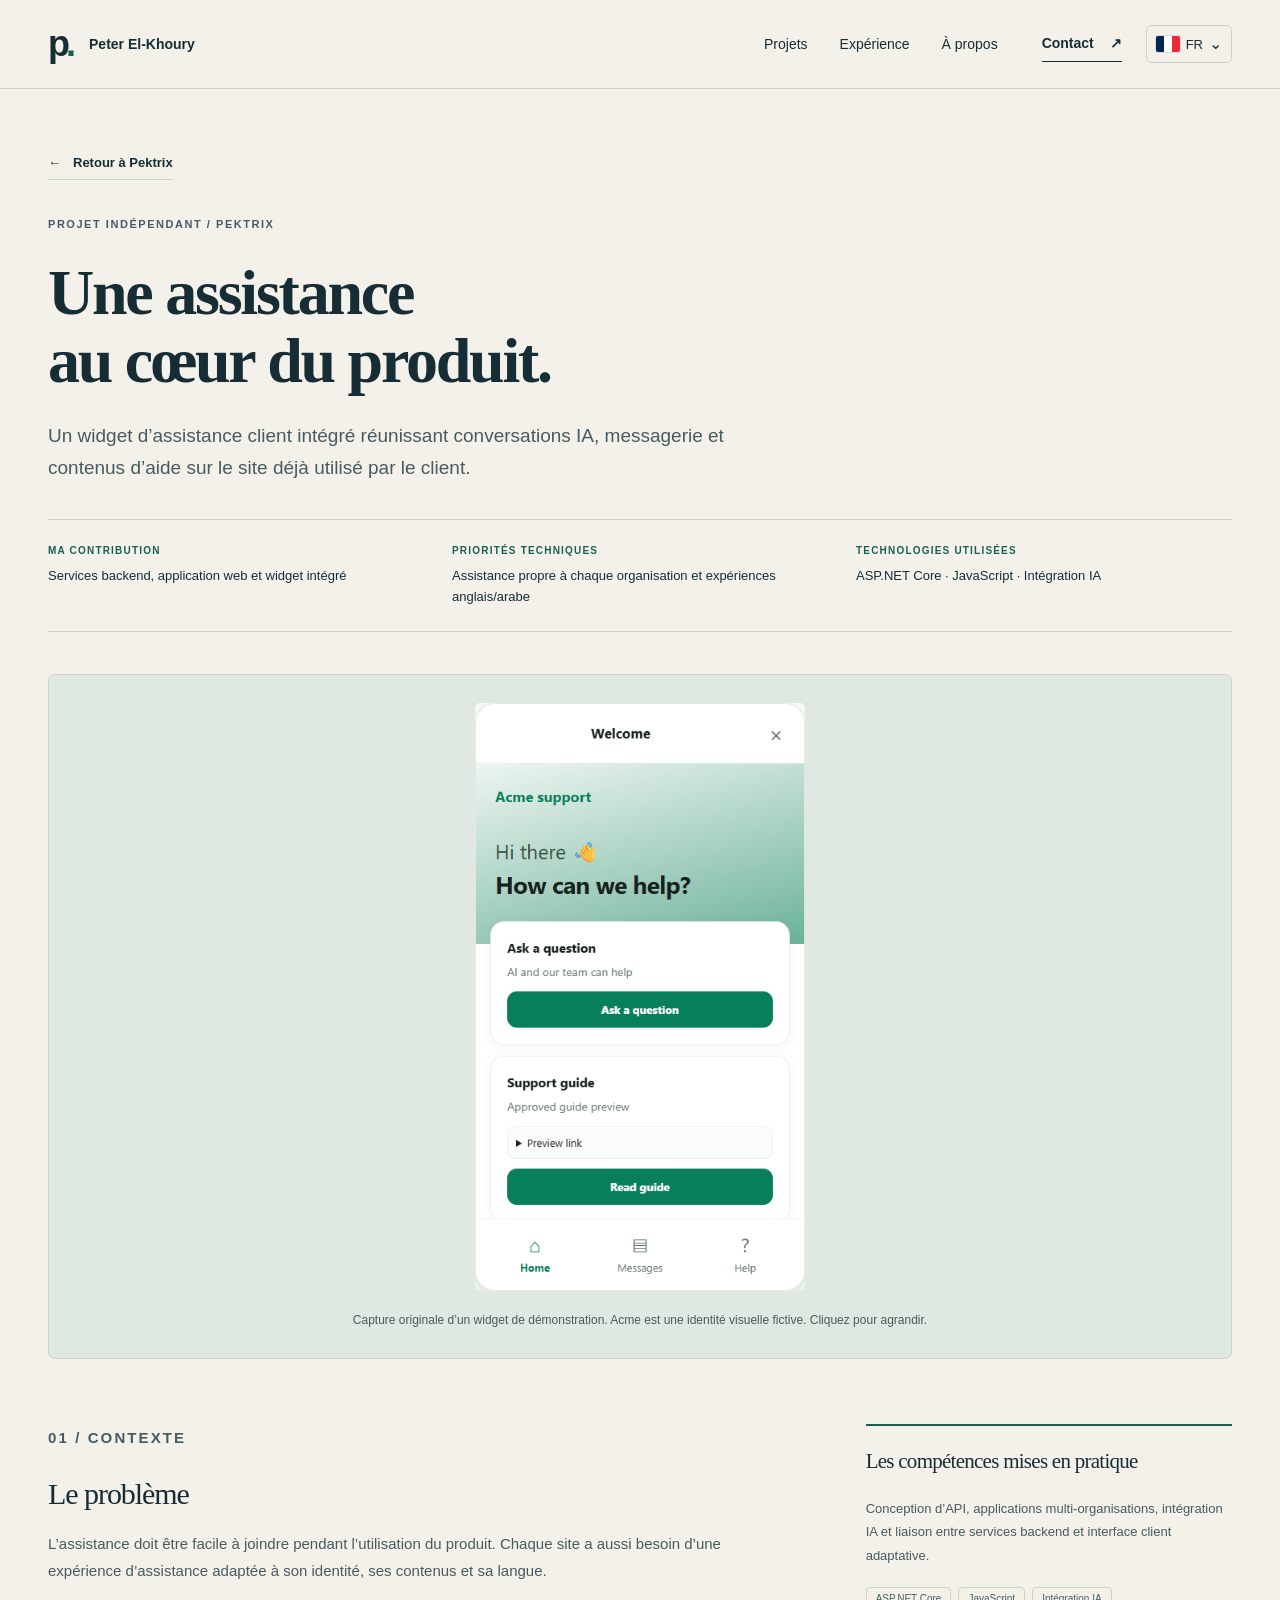
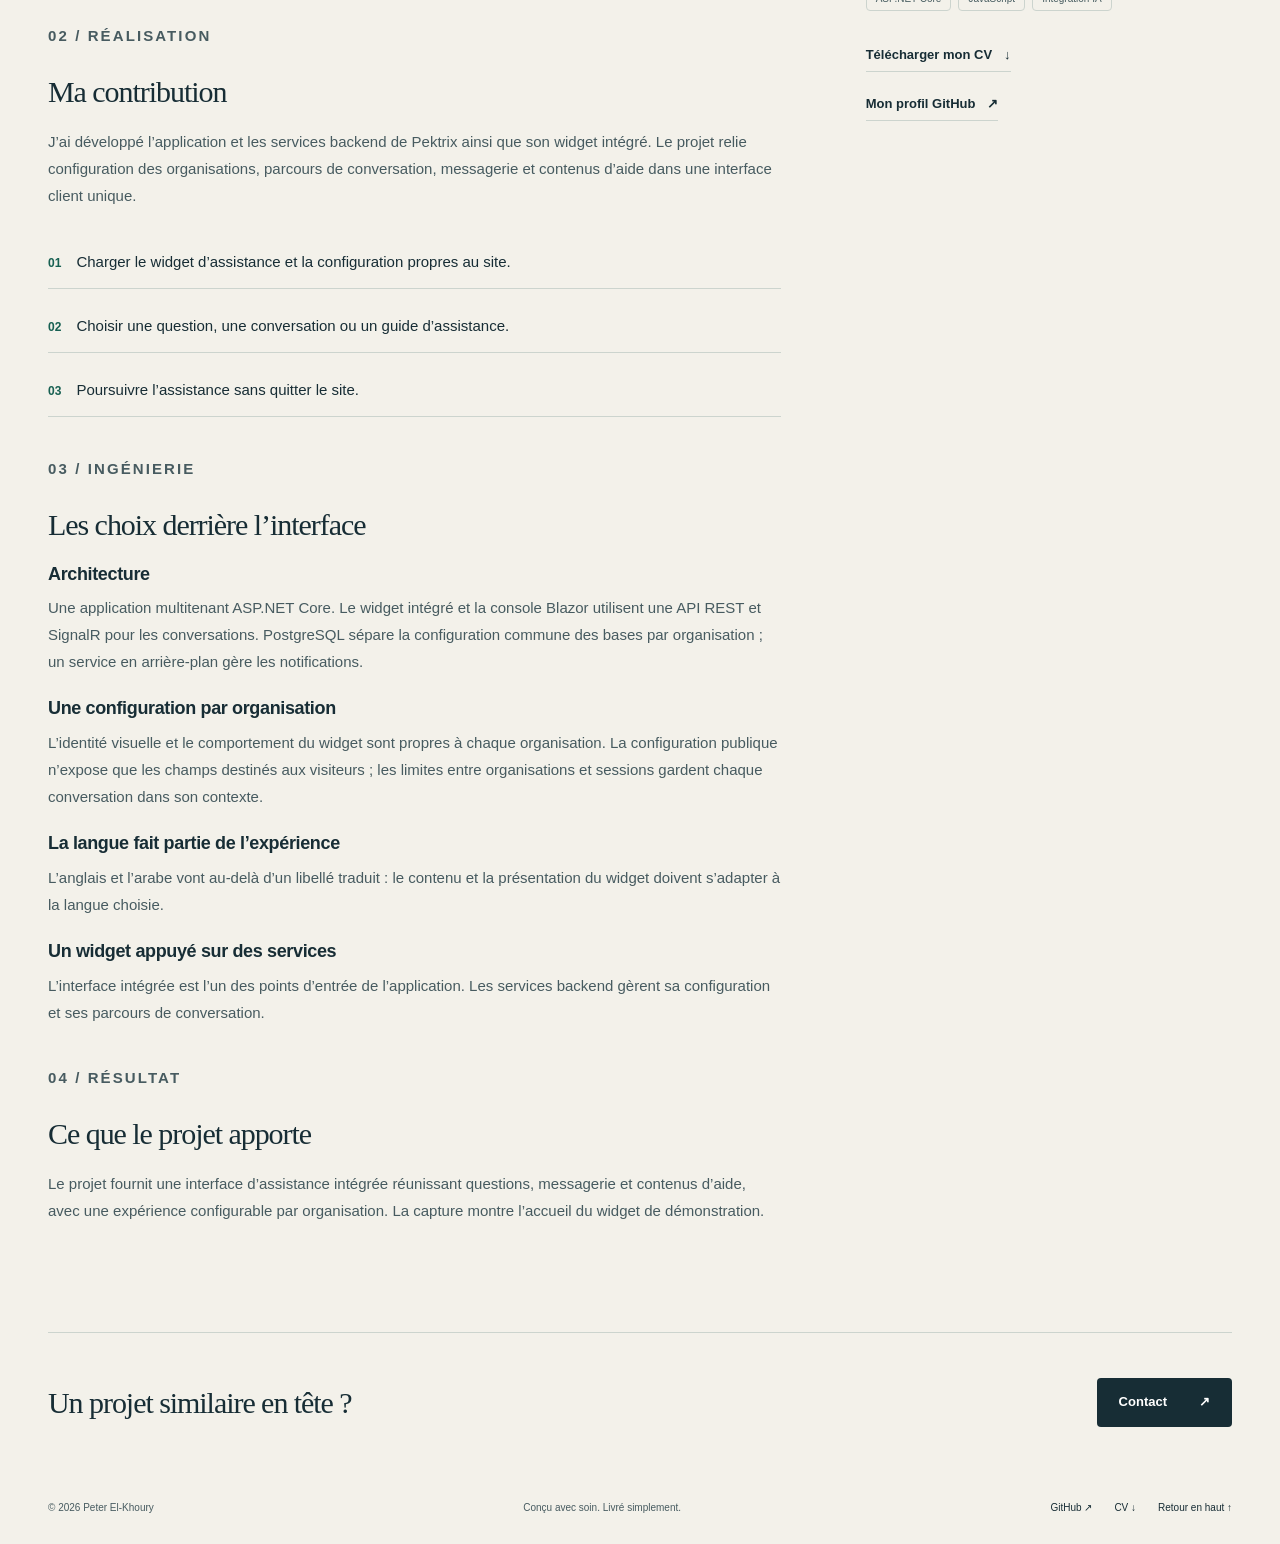
<file: projects/pektrix.html>
<!doctype html>
<html lang="en">
<head>
  <meta charset="utf-8">
  <meta name="viewport" content="width=device-width, initial-scale=1">
  <meta name="theme-color" content="#f3f1ea">
  <title>Pektrix case study — Peter El-Khoury</title>
  <meta name="description" content="An embeddable customer-support widget bringing AI conversations, messaging, and help content into the website a customer is already using.">
  <link rel="canonical" href="https://peterkhoury97.github.io/peterelkhoury.github.io/projects/pektrix.html">
  <meta property="og:title" content="Pektrix case study — Peter El-Khoury">
  <meta property="og:description" content="An embeddable customer-support widget bringing AI conversations, messaging, and help content into the website a customer is already using.">
  <meta property="og:type" content="article">
  <meta property="og:url" content="https://peterkhoury97.github.io/peterelkhoury.github.io/projects/pektrix.html">
  <meta property="og:image" content="https://peterkhoury97.github.io/peterelkhoury.github.io/assets/images/pektrix.png">
  <meta property="og:image:alt" content="Pektrix demo support widget with question and support guide entry points">
  <link rel="alternate" hreflang="en" href="https://peterkhoury97.github.io/peterelkhoury.github.io/projects/pektrix.html">
  <link rel="alternate" hreflang="ar" href="https://peterkhoury97.github.io/peterelkhoury.github.io/ar/projects/pektrix.html">
  <link rel="alternate" hreflang="fr" href="https://peterkhoury97.github.io/peterelkhoury.github.io/fr/projects/pektrix.html">
  <link rel="alternate" hreflang="x-default" href="https://peterkhoury97.github.io/peterelkhoury.github.io/projects/pektrix.html">
  <script src="../language.js?v=20261012-1"></script>
  <link rel="icon" href="../assets/favicon.svg" type="image/svg+xml">
  <link rel="stylesheet" href="../styles.css?v=20261108-2">
  <script src="../script.js?v=20261108-2" defer></script>
</head>
<body>
  <a class="skip-link" href="#main">Skip to content</a>
  <header class="site-header">
    <div class="container header-inner">
      <a class="wordmark" href="../index.html" aria-label="Peter El-Khoury, home"><span class="monogram">p<span>.</span></span><span>Peter El-Khoury</span></a>
      <div class="header-controls"><details class="language-picker"><summary aria-label="Choose language: English"><img class="language-flag" src="../assets/flags/en.svg" width="24" height="16" alt="" aria-hidden="true"><span class="language-code" aria-hidden="true">EN</span><span class="language-chevron" aria-hidden="true">⌄</span></summary><ul aria-label="Choose language"><li><a class="language-link" href="pektrix.html?lang=en" lang="en" hreflang="en" aria-current="page"><img class="language-flag" src="../assets/flags/en.svg" width="24" height="16" alt="" aria-hidden="true"><span dir="auto">English</span></a></li><li><a class="language-link" href="../ar/projects/pektrix.html?lang=ar" lang="ar" hreflang="ar"><img class="language-flag" src="../assets/flags/ar.svg" width="24" height="16" alt="" aria-hidden="true"><span dir="auto">العربية</span></a></li><li><a class="language-link" href="../fr/projects/pektrix.html?lang=fr" lang="fr" hreflang="fr"><img class="language-flag" src="../assets/flags/fr.svg" width="24" height="16" alt="" aria-hidden="true"><span dir="auto">Français</span></a></li></ul></details><button class="menu-toggle" type="button" aria-expanded="false" aria-controls="navigation" hidden>Menu <span aria-hidden="true">☰</span></button></div>
      <nav id="navigation" aria-label="Main navigation">
        <a href="../index.html#work">Work</a><a href="../index.html#experience">Experience</a><a href="../index.html#about">About</a>
        <a class="nav-contact" href="../index.html#contact">Let’s talk <span aria-hidden="true">↗</span></a>
      </nav>
    </div>
  </header>
  <main id="main">
    <section class="case-hero container" aria-labelledby="case-title">
      <a class="text-link case-back" href="../index.html#pektrix"><span aria-hidden="true">←</span> Back to Pektrix</a>
      <p class="eyebrow">Independent project / Pektrix</p>
      <h1 id="case-title">Support that stays<br>inside the product.</h1>
      <p class="case-intro">An embeddable customer-support widget bringing AI conversations, messaging, and help content into the website a customer is already using.</p>
      <dl class="case-facts"><div><dt>My contribution</dt><dd>Backend services, web application, embedded widget</dd></div><div><dt>Engineering focus</dt><dd>Tenant-aware support and English/Arabic experiences</dd></div><div><dt>Built with</dt><dd>ASP.NET Core · JavaScript · AI integration</dd></div></dl>
    </section>
    <div class="container">
      <figure class="case-media case-media-widget">
        <a class="screenshot-link" href="../assets/images/pektrix.png" data-title="Pektrix" data-caption="Original project screenshot of a demo widget. Acme is sample branding. Click to enlarge." aria-label="Enlarge Pektrix screenshot"><img src="../assets/images/pektrix.png" width="410" height="730" alt="Pektrix demo support widget with question and support guide entry points" fetchpriority="high"></a>
        <figcaption>Original project screenshot of a demo widget. Acme is sample branding. Click to enlarge.</figcaption>
      </figure>
      <div class="case-content">
        <div class="case-story">
          <section aria-labelledby="problem-title"><p class="eyebrow">01 / Context</p><h2 id="problem-title">The problem</h2><p>Customer support needs to be easy to reach while someone is using a product. A website also needs a support experience that reflects its own brand, content, and language.</p></section>
          <section aria-labelledby="contribution-title"><p class="eyebrow">02 / Ownership</p><h2 id="contribution-title">My contribution</h2><p>I built the application and backend services behind Pektrix, together with its embedded widget experience. The work connects tenant configuration, conversational workflows, messaging, and help content in one customer-facing interface.</p><ol class="case-flow" aria-label="Product workflow"><li>Load the website’s support widget and tenant configuration.</li><li>Choose a question, conversation, or support guide.</li><li>Continue the support experience within the website.</li></ol></section>
          <section aria-labelledby="decisions-title"><p class="eyebrow">03 / Engineering</p><h2 id="decisions-title">Decisions behind the interface</h2><h3>Architecture</h3><p>A multi-tenant ASP.NET Core application. The embedded widget and Blazor console use a REST API and SignalR for conversations. PostgreSQL separates shared configuration from tenant databases, and a background service handles notifications.</p><h3>Tenant-aware configuration</h3><p>Branding and widget behavior belong to the tenant. The public configuration exposes visitor-facing fields, while tenant/session boundaries keep conversations scoped to their context.</p><h3>Language as part of the experience</h3><p>English and Arabic support extends beyond a translated label: widget content and presentation need to work within the selected language.</p><h3>A widget backed by services</h3><p>The embedded interface is one entry point into the application. Backend services handle the configuration and conversation workflows behind it.</p></section>
          <section aria-labelledby="outcome-title"><p class="eyebrow">04 / Outcome</p><h2 id="outcome-title">What the project delivers</h2><p>The project delivers an embedded support interface combining questions, messaging, and help content, with configurable tenant experiences. The demo screenshot shows the widget home screen.</p></section>
        </div>
        <aside class="case-aside" aria-label="Project skills and profile links"><h2>Experience this demonstrates</h2><p>API design, multi-tenant applications, AI integration, and the connection between backend services and a responsive customer interface.</p><ul class="tags" aria-label="Pektrix technologies"><li>ASP.NET Core</li><li>JavaScript</li><li>AI integration</li></ul><a class="text-link" href="../index.html#cv">Download my CV <span aria-hidden="true">↓</span></a><br><a class="text-link" href="https://github.com/peterkhoury97" target="_blank" rel="noopener noreferrer">My GitHub profile <span aria-hidden="true">↗</span></a></aside>
      </div>
      <section class="case-cta" aria-labelledby="case-contact-title"><h2 id="case-contact-title">Building something similar?</h2><a class="button primary" href="mailto:peterelkhoury97@gmail.com?subject=Pektrix%20%E2%80%94%20engineering%20conversation">Let’s talk <span aria-hidden="true">↗</span></a></section>
    </div>
  </main>
  <footer class="container footer"><p>© <span id="year">2026</span> Peter El-Khoury</p><p class="footer-note">Thoughtfully built. Simply delivered.</p><div><a href="https://github.com/peterkhoury97" target="_blank" rel="noopener noreferrer">GitHub <span aria-hidden="true">↗</span></a><a href="../assets/Peter-El-Khoury-CV.pdf" download>CV <span aria-hidden="true">↓</span></a><a href="#main">Back to top <span aria-hidden="true">↑</span></a></div></footer>
  <dialog id="image-dialog" aria-labelledby="image-title"><div class="dialog-top"><h2 id="image-title">Project screenshot</h2><button id="close-dialog" type="button" aria-label="Close screenshot">Close <span aria-hidden="true">×</span></button></div><div class="dialog-image"><img id="enlarged-image" alt=""></div><p id="image-caption"></p></dialog>
</body>
</html>
</file>
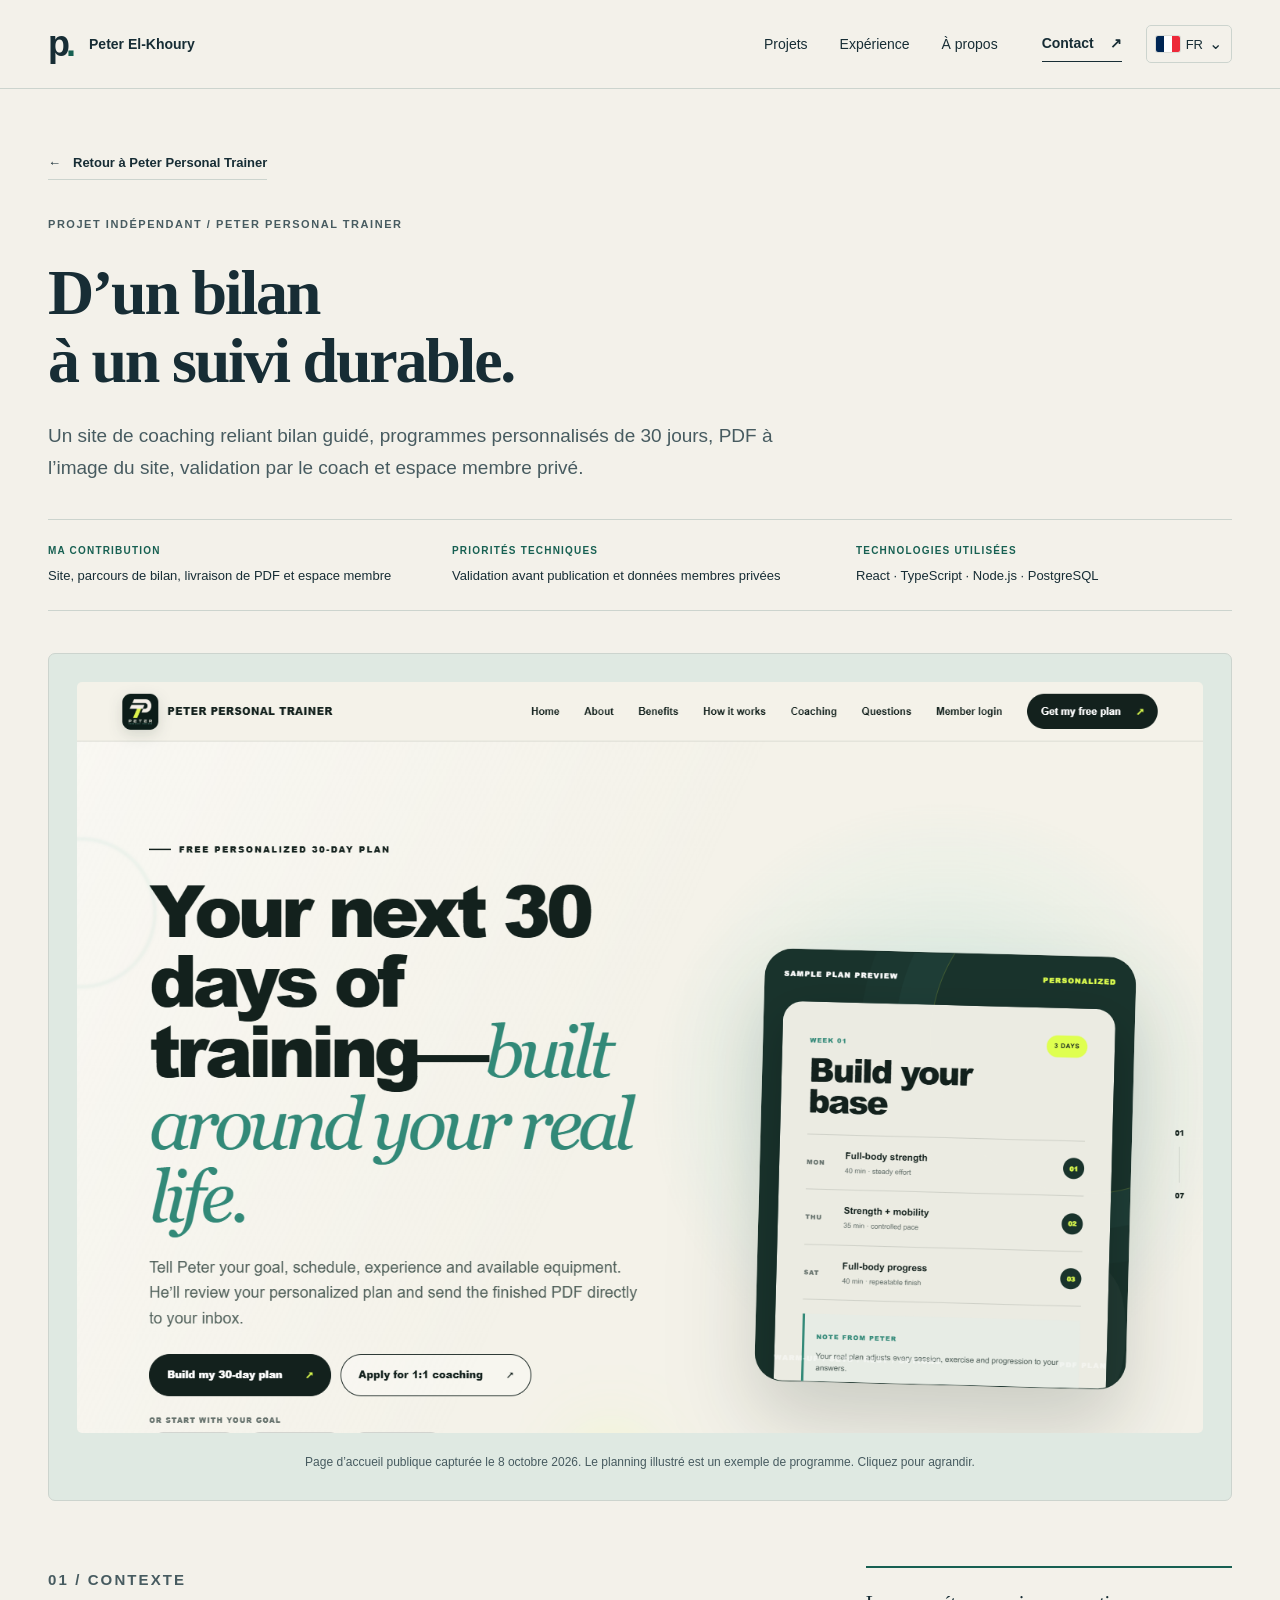
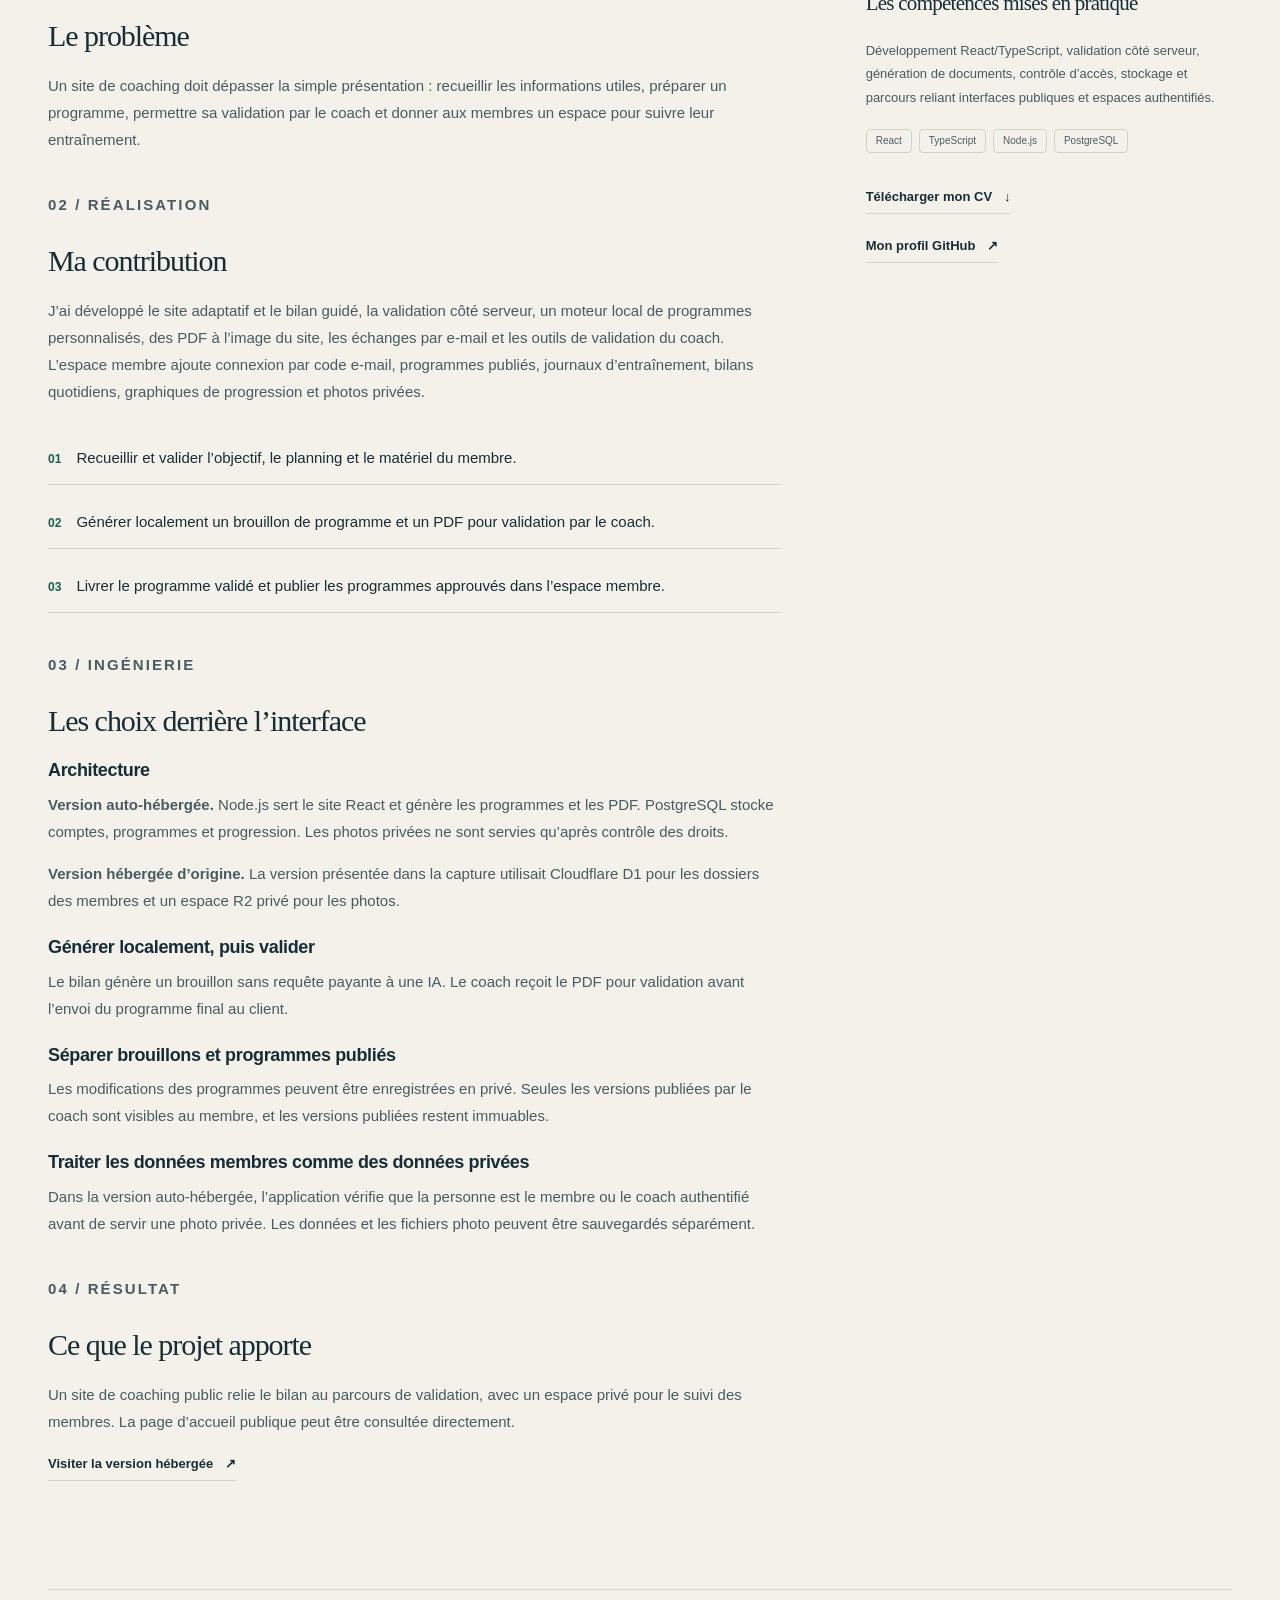
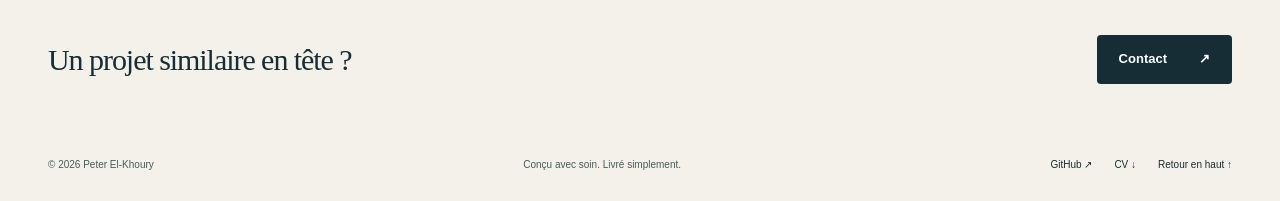
<file: projects/personal-trainer.html>
<!doctype html>
<html lang="en">
<head>
  <meta charset="utf-8">
  <meta name="viewport" content="width=device-width, initial-scale=1">
  <meta name="theme-color" content="#f3f1ea">
  <title>Peter Personal Trainer case study — Peter El-Khoury</title>
  <meta name="description" content="A coaching website connecting a guided assessment, personalized 30-day plans, branded PDFs, trainer review, and a private member portal.">
  <link rel="canonical" href="https://peterkhoury97.github.io/peterelkhoury.github.io/projects/personal-trainer.html">
  <meta property="og:title" content="Peter Personal Trainer case study — Peter El-Khoury">
  <meta property="og:description" content="A coaching website connecting a guided assessment, personalized 30-day plans, branded PDFs, trainer review, and a private member portal.">
  <meta property="og:type" content="article">
  <meta property="og:url" content="https://peterkhoury97.github.io/peterelkhoury.github.io/projects/personal-trainer.html">
  <meta property="og:image" content="https://peterkhoury97.github.io/peterelkhoury.github.io/assets/images/personal-trainer.png">
  <meta property="og:image:alt" content="Peter Personal Trainer public homepage with a sample personalized workout plan">
  <link rel="alternate" hreflang="en" href="https://peterkhoury97.github.io/peterelkhoury.github.io/projects/personal-trainer.html">
  <link rel="alternate" hreflang="ar" href="https://peterkhoury97.github.io/peterelkhoury.github.io/ar/projects/personal-trainer.html">
  <link rel="alternate" hreflang="fr" href="https://peterkhoury97.github.io/peterelkhoury.github.io/fr/projects/personal-trainer.html">
  <link rel="alternate" hreflang="x-default" href="https://peterkhoury97.github.io/peterelkhoury.github.io/projects/personal-trainer.html">
  <script src="../language.js?v=20261012-1"></script>
  <link rel="icon" href="../assets/favicon.svg" type="image/svg+xml">
  <link rel="stylesheet" href="../styles.css?v=20261108-2">
  <script src="../script.js?v=20261108-2" defer></script>
</head>
<body>
  <a class="skip-link" href="#main">Skip to content</a>
  <header class="site-header">
    <div class="container header-inner">
      <a class="wordmark" href="../index.html" aria-label="Peter El-Khoury, home"><span class="monogram">p<span>.</span></span><span>Peter El-Khoury</span></a>
      <div class="header-controls"><details class="language-picker"><summary aria-label="Choose language: English"><img class="language-flag" src="../assets/flags/en.svg" width="24" height="16" alt="" aria-hidden="true"><span class="language-code" aria-hidden="true">EN</span><span class="language-chevron" aria-hidden="true">⌄</span></summary><ul aria-label="Choose language"><li><a class="language-link" href="personal-trainer.html?lang=en" lang="en" hreflang="en" aria-current="page"><img class="language-flag" src="../assets/flags/en.svg" width="24" height="16" alt="" aria-hidden="true"><span dir="auto">English</span></a></li><li><a class="language-link" href="../ar/projects/personal-trainer.html?lang=ar" lang="ar" hreflang="ar"><img class="language-flag" src="../assets/flags/ar.svg" width="24" height="16" alt="" aria-hidden="true"><span dir="auto">العربية</span></a></li><li><a class="language-link" href="../fr/projects/personal-trainer.html?lang=fr" lang="fr" hreflang="fr"><img class="language-flag" src="../assets/flags/fr.svg" width="24" height="16" alt="" aria-hidden="true"><span dir="auto">Français</span></a></li></ul></details><button class="menu-toggle" type="button" aria-expanded="false" aria-controls="navigation" hidden>Menu <span aria-hidden="true">☰</span></button></div>
      <nav id="navigation" aria-label="Main navigation">
        <a href="../index.html#work">Work</a><a href="../index.html#experience">Experience</a><a href="../index.html#about">About</a>
        <a class="nav-contact" href="../index.html#contact">Let’s talk <span aria-hidden="true">↗</span></a>
      </nav>
    </div>
  </header>
  <main id="main">
    <section class="case-hero container" aria-labelledby="case-title">
      <a class="text-link case-back" href="../index.html#personal-trainer"><span aria-hidden="true">←</span> Back to Peter Personal Trainer</a>
      <p class="eyebrow">Independent project / Peter Personal Trainer</p>
      <h1 id="case-title">From an assessment<br>to an ongoing member experience.</h1>
      <p class="case-intro">A coaching website connecting a guided assessment, personalized 30-day plans, branded PDFs, trainer review, and a private member portal.</p>
      <dl class="case-facts"><div><dt>My contribution</dt><dd>Website, assessment workflow, PDF delivery, member portal</dd></div><div><dt>Engineering focus</dt><dd>Review before publication and private member records</dd></div><div><dt>Built with</dt><dd>React · TypeScript · Node.js · PostgreSQL</dd></div></dl>
    </section>
    <div class="container">
      <figure class="case-media">
        <a class="screenshot-link" href="../assets/images/personal-trainer.png" data-title="Peter Personal Trainer" data-caption="Live public homepage captured on 8 October 2026. The illustrated schedule is a sample plan. Click to enlarge." aria-label="Enlarge Peter Personal Trainer screenshot"><img src="../assets/images/personal-trainer.png" width="1440" height="960" alt="Peter Personal Trainer public homepage with a sample personalized workout plan" fetchpriority="high"></a>
        <figcaption>Live public homepage captured on 8 October 2026. The illustrated schedule is a sample plan. Click to enlarge.</figcaption>
      </figure>
      <div class="case-content">
        <div class="case-story">
          <section aria-labelledby="problem-title"><p class="eyebrow">01 / Context</p><h2 id="problem-title">The problem</h2><p>A coaching website needs to move beyond an introduction: collect useful context, prepare a plan, let the trainer review it, and give members a place to track their training.</p></section>
          <section aria-labelledby="contribution-title"><p class="eyebrow">02 / Ownership</p><h2 id="contribution-title">My contribution</h2><p>I built the responsive website and guided assessment, server-side validation, a local personalized-plan engine, branded PDFs, email workflows, and trainer review tools. The member experience adds email-code sign-in, published programs, workout logs, daily check-ins, progress charts, and private photos.</p><ol class="case-flow" aria-label="Product workflow"><li>Collect and validate the member’s goal, schedule, and equipment.</li><li>Generate a local draft plan and branded PDF for trainer review.</li><li>Deliver the reviewed plan; publish approved programs in the member portal.</li></ol></section>
          <section aria-labelledby="decisions-title"><p class="eyebrow">03 / Engineering</p><h2 id="decisions-title">Decisions behind the interface</h2><h3>Architecture</h3><p><strong>Self-hosted edition.</strong> Node.js serves the React website and runs plan and PDF generation. PostgreSQL stores accounts, programs and progress; private photo files are served only after an access check.</p><p><strong>Original hosted edition.</strong> The version shown in the screenshot used Cloudflare D1 for member records and private R2 storage for photos.</p><h3>Generate locally, then review</h3><p>The assessment workflow generates a draft without a paid AI request. The PDF goes to the trainer for review before the finished plan is sent to the customer.</p><h3>Separate drafts from published programs</h3><p>Member-program edits can be saved privately. Only trainer-published versions appear to the member, and published versions remain immutable.</p><h3>Treat member data as private application data</h3><p>In the self-hosted edition, the application checks that the requester is the member or the authenticated trainer before serving a private photo. Database records and photo files can be backed up separately.</p></section>
          <section aria-labelledby="outcome-title"><p class="eyebrow">04 / Outcome</p><h2 id="outcome-title">What the project delivers</h2><p>A live public coaching site is connected to the assessment and review workflow, with a private portal for ongoing member activity. The public homepage can be explored directly.</p><a class="text-link" href="https://form-flow-personal-training.peterkhoury.chatgpt.site/" target="_blank" rel="noopener noreferrer">Visit the hosted version <span aria-hidden="true">↗</span></a></section>
        </div>
        <aside class="case-aside" aria-label="Project skills and profile links"><h2>Experience this demonstrates</h2><p>React/TypeScript delivery, server-side validation, document generation, access control, storage, and workflows spanning public and authenticated experiences.</p><ul class="tags" aria-label="Peter Personal Trainer technologies"><li>React</li><li>TypeScript</li><li>Node.js</li><li>PostgreSQL</li></ul><a class="text-link" href="../index.html#cv">Download my CV <span aria-hidden="true">↓</span></a><br><a class="text-link" href="https://github.com/peterkhoury97" target="_blank" rel="noopener noreferrer">My GitHub profile <span aria-hidden="true">↗</span></a></aside>
      </div>
      <section class="case-cta" aria-labelledby="case-contact-title"><h2 id="case-contact-title">Building something similar?</h2><a class="button primary" href="mailto:peterelkhoury97@gmail.com?subject=Peter%20Personal%20Trainer%20%E2%80%94%20engineering%20conversation">Let’s talk <span aria-hidden="true">↗</span></a></section>
    </div>
  </main>
  <footer class="container footer"><p>© <span id="year">2026</span> Peter El-Khoury</p><p class="footer-note">Thoughtfully built. Simply delivered.</p><div><a href="https://github.com/peterkhoury97" target="_blank" rel="noopener noreferrer">GitHub <span aria-hidden="true">↗</span></a><a href="../assets/Peter-El-Khoury-CV.pdf" download>CV <span aria-hidden="true">↓</span></a><a href="#main">Back to top <span aria-hidden="true">↑</span></a></div></footer>
  <dialog id="image-dialog" aria-labelledby="image-title"><div class="dialog-top"><h2 id="image-title">Project screenshot</h2><button id="close-dialog" type="button" aria-label="Close screenshot">Close <span aria-hidden="true">×</span></button></div><div class="dialog-image"><img id="enlarged-image" alt=""></div><p id="image-caption"></p></dialog>
</body>
</html>
</file>
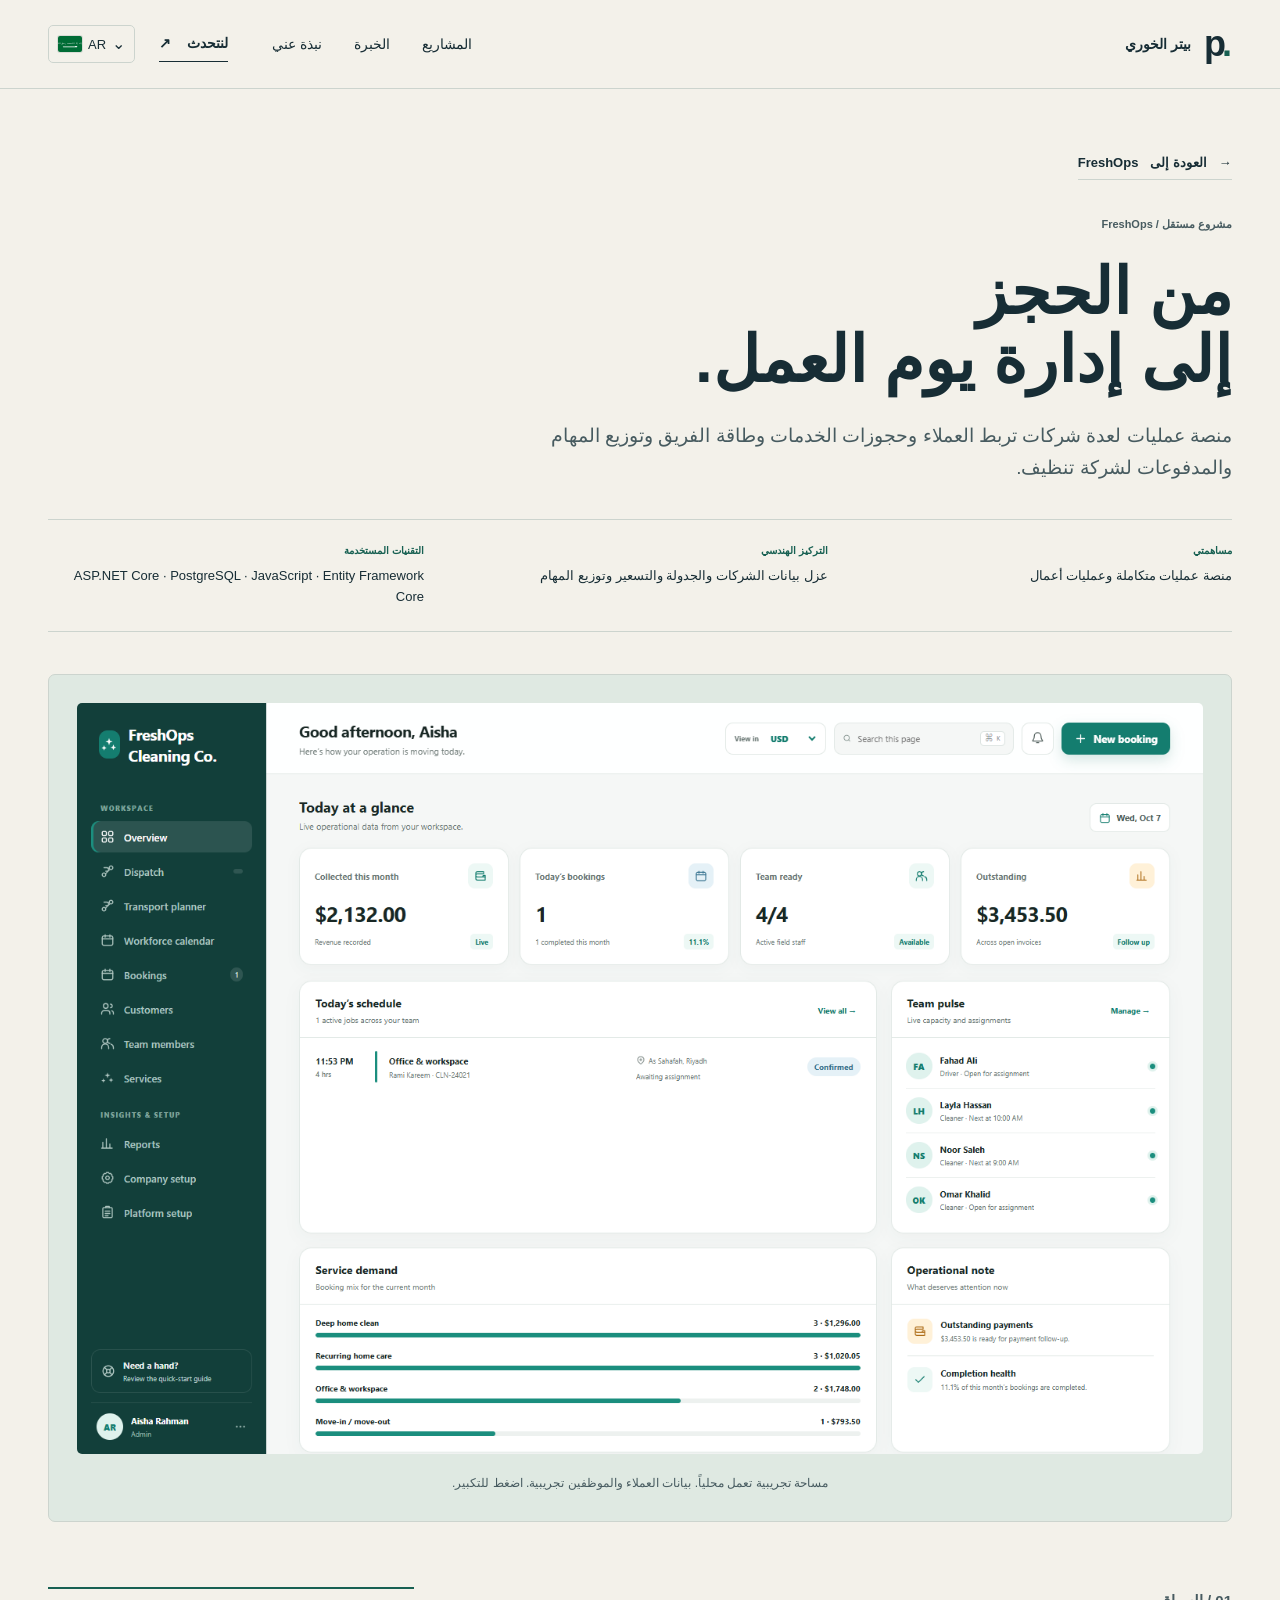
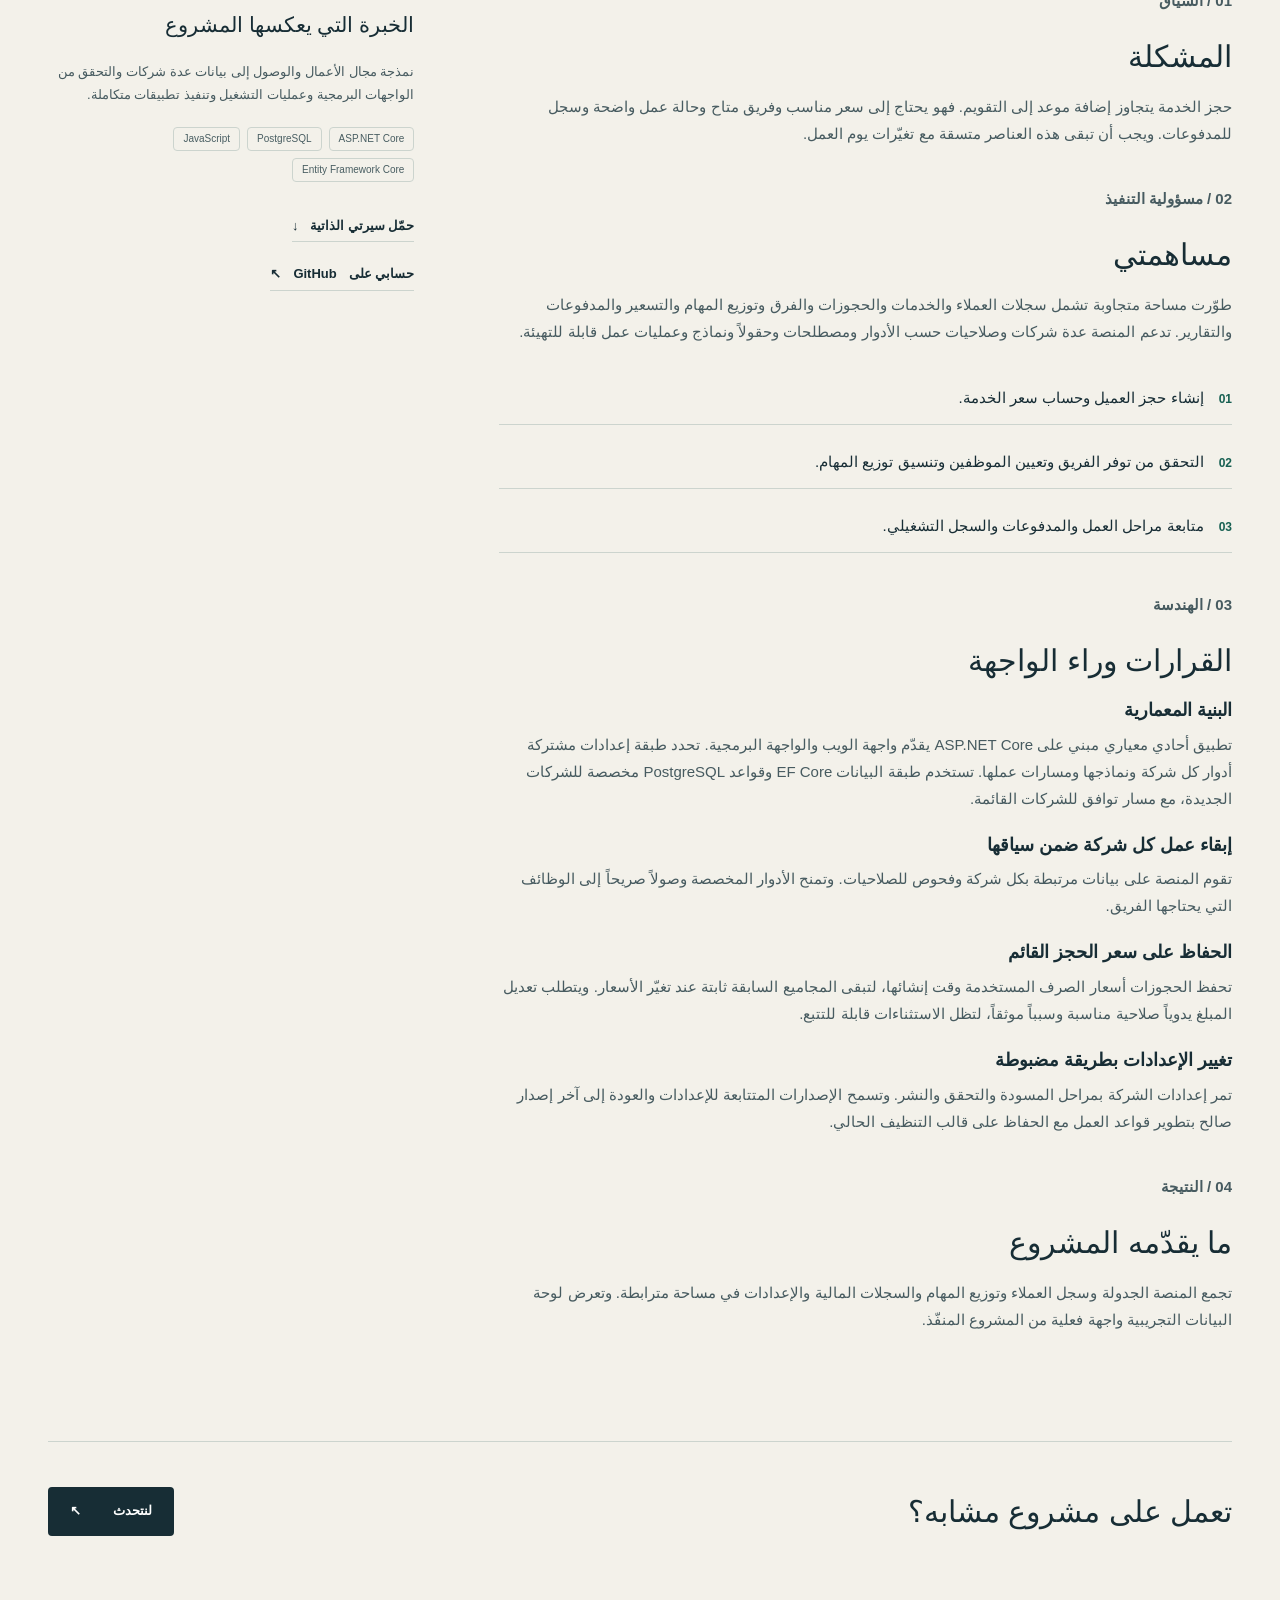
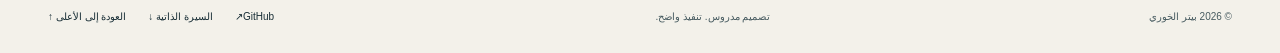
<file: ar/projects/freshops.html>
<!doctype html>
<html lang="ar" dir="rtl">
<head>
  <meta charset="utf-8">
  <meta name="viewport" content="width=device-width, initial-scale=1">
  <meta name="theme-color" content="#f3f1ea">
  <title>دراسة مشروع <bdi dir="ltr">FreshOps</bdi> — بيتر الخوري</title>
  <meta name="description" content="منصة عمليات لعدة شركات تربط العملاء وحجوزات الخدمات وطاقة الفريق وتوزيع المهام والمدفوعات لشركة تنظيف.">
  <link rel="canonical" href="https://peterkhoury97.github.io/peterelkhoury.github.io/ar/projects/freshops.html">
  <meta property="og:title" content="دراسة مشروع FreshOps — بيتر الخوري">
  <meta property="og:description" content="منصة عمليات لعدة شركات تربط العملاء وحجوزات الخدمات وطاقة الفريق وتوزيع المهام والمدفوعات لشركة تنظيف.">
  <meta property="og:type" content="article">
  <meta property="og:url" content="https://peterkhoury97.github.io/peterelkhoury.github.io/ar/projects/freshops.html">
  <meta property="og:image" content="https://peterkhoury97.github.io/peterelkhoury.github.io/assets/images/freshops.png">
  <meta property="og:image:alt" content="نظرة عامة على مساحة FreshOps التجريبية المحلية، مع الحجوزات وطاقة الفريق وملخصات المدفوعات">
  <link rel="alternate" hreflang="en" href="https://peterkhoury97.github.io/peterelkhoury.github.io/projects/freshops.html">
  <link rel="alternate" hreflang="ar" href="https://peterkhoury97.github.io/peterelkhoury.github.io/ar/projects/freshops.html">
  <link rel="alternate" hreflang="fr" href="https://peterkhoury97.github.io/peterelkhoury.github.io/fr/projects/freshops.html">
  <link rel="alternate" hreflang="x-default" href="https://peterkhoury97.github.io/peterelkhoury.github.io/projects/freshops.html">
  <script src="../../language.js?v=20261012-1"></script>
  <link rel="icon" href="../../assets/favicon.svg" type="image/svg+xml">
  <link rel="stylesheet" href="../../styles.css?v=20261108-2">
  <script src="../../script.js?v=20261108-2" defer></script>
</head>
<body>
  <a class="skip-link" href="#main">انتقل إلى المحتوى</a>
  <header class="site-header">
    <div class="container header-inner">
      <a class="wordmark" href="../index.html" aria-label="بيتر الخوري، الصفحة الرئيسية"><span class="monogram" dir="ltr"><bdi dir="ltr">p</bdi><span>.</span></span><span>بيتر الخوري</span></a>
      <div class="header-controls"><details class="language-picker"><summary aria-label="اختر اللغة: العربية"><img class="language-flag" src="../../assets/flags/ar.svg" width="24" height="16" alt="" aria-hidden="true"><span class="language-code" aria-hidden="true">AR</span><span class="language-chevron" aria-hidden="true">⌄</span></summary><ul aria-label="اختر اللغة"><li><a class="language-link" href="../../projects/freshops.html?lang=en" lang="en" hreflang="en"><img class="language-flag" src="../../assets/flags/en.svg" width="24" height="16" alt="" aria-hidden="true"><span dir="auto">English</span></a></li><li><a class="language-link" href="freshops.html?lang=ar" lang="ar" hreflang="ar" aria-current="page"><img class="language-flag" src="../../assets/flags/ar.svg" width="24" height="16" alt="" aria-hidden="true"><span dir="auto">العربية</span></a></li><li><a class="language-link" href="../../fr/projects/freshops.html?lang=fr" lang="fr" hreflang="fr"><img class="language-flag" src="../../assets/flags/fr.svg" width="24" height="16" alt="" aria-hidden="true"><span dir="auto">Français</span></a></li></ul></details><button class="menu-toggle" type="button" aria-expanded="false" aria-controls="navigation" hidden>القائمة <span aria-hidden="true">☰</span></button></div>
      <nav id="navigation" aria-label="التنقل الرئيسي">
        <a href="../index.html#work">المشاريع</a><a href="../index.html#experience">الخبرة</a><a href="../index.html#about">نبذة عني</a>
        <a class="nav-contact" href="../index.html#contact">لنتحدث <span aria-hidden="true">↗</span></a>
      </nav>
    </div>
  </header>
  <main id="main">
    <section class="case-hero container" aria-labelledby="case-title">
      <a class="text-link case-back" href="../index.html#freshops"><span aria-hidden="true">←</span> العودة إلى <bdi dir="ltr">FreshOps</bdi></a>
      <p class="eyebrow">مشروع مستقل / <bdi dir="ltr">FreshOps</bdi></p>
      <h1 id="case-title">من الحجز<br>إلى إدارة يوم العمل.</h1>
      <p class="case-intro">منصة عمليات لعدة شركات تربط العملاء وحجوزات الخدمات وطاقة الفريق وتوزيع المهام والمدفوعات لشركة تنظيف.</p>
      <dl class="case-facts"><div><dt>مساهمتي</dt><dd>منصة عمليات متكاملة وعمليات أعمال</dd></div><div><dt>التركيز الهندسي</dt><dd>عزل بيانات الشركات والجدولة والتسعير وتوزيع المهام</dd></div><div><dt>التقنيات المستخدمة</dt><dd><bdi dir="ltr">ASP.NET Core · PostgreSQL · JavaScript · Entity Framework Core</bdi></dd></div></dl>
    </section>
    <div class="container">
      <figure class="case-media">
        <a class="screenshot-link" href="../../assets/images/freshops.png" data-title="FreshOps" data-caption="مساحة تجريبية تعمل محلياً. بيانات العملاء والموظفين تجريبية. اضغط للتكبير." aria-label="تكبير لقطة FreshOps"><img src="../../assets/images/freshops.png" width="1440" height="960" alt="نظرة عامة على مساحة FreshOps التجريبية المحلية، مع الحجوزات وطاقة الفريق وملخصات المدفوعات" fetchpriority="high"></a>
        <figcaption>مساحة تجريبية تعمل محلياً. بيانات العملاء والموظفين تجريبية. اضغط للتكبير.</figcaption>
      </figure>
      <div class="case-content">
        <div class="case-story">
          <section aria-labelledby="problem-title"><p class="eyebrow">01 / السياق</p><h2 id="problem-title">المشكلة</h2><p>حجز الخدمة يتجاوز إضافة موعد إلى التقويم. فهو يحتاج إلى سعر مناسب وفريق متاح وحالة عمل واضحة وسجل للمدفوعات. ويجب أن تبقى هذه العناصر متسقة مع تغيّرات يوم العمل.</p></section>
          <section aria-labelledby="contribution-title"><p class="eyebrow">02 / مسؤولية التنفيذ</p><h2 id="contribution-title">مساهمتي</h2><p>طوّرت مساحة متجاوبة تشمل سجلات العملاء والخدمات والحجوزات والفرق وتوزيع المهام والتسعير والمدفوعات والتقارير. تدعم المنصة عدة شركات وصلاحيات حسب الأدوار ومصطلحات وحقولاً ونماذج وعمليات عمل قابلة للتهيئة.</p><ol class="case-flow" aria-label="مسار عمل المنتج"><li dir="auto">إنشاء حجز العميل وحساب سعر الخدمة.</li><li dir="auto">التحقق من توفر الفريق وتعيين الموظفين وتنسيق توزيع المهام.</li><li dir="auto">متابعة مراحل العمل والمدفوعات والسجل التشغيلي.</li></ol></section>
          <section aria-labelledby="decisions-title"><p class="eyebrow">03 / الهندسة</p><h2 id="decisions-title">القرارات وراء الواجهة</h2><h3>البنية المعمارية</h3><p>تطبيق أحادي معياري مبني على <bdi dir="ltr">ASP.NET Core</bdi> يقدّم واجهة الويب والواجهة البرمجية. تحدد طبقة إعدادات مشتركة أدوار كل شركة ونماذجها ومسارات عملها. تستخدم طبقة البيانات <bdi dir="ltr">EF Core</bdi> وقواعد <bdi dir="ltr">PostgreSQL</bdi> مخصصة للشركات الجديدة، مع مسار توافق للشركات القائمة.</p><h3>إبقاء عمل كل شركة ضمن سياقها</h3><p>تقوم المنصة على بيانات مرتبطة بكل شركة وفحوص للصلاحيات. وتمنح الأدوار المخصصة وصولاً صريحاً إلى الوظائف التي يحتاجها الفريق.</p><h3>الحفاظ على سعر الحجز القائم</h3><p>تحفظ الحجوزات أسعار الصرف المستخدمة وقت إنشائها، لتبقى المجاميع السابقة ثابتة عند تغيّر الأسعار. ويتطلب تعديل المبلغ يدوياً صلاحية مناسبة وسبباً موثقاً، لتظل الاستثناءات قابلة للتتبع.</p><h3>تغيير الإعدادات بطريقة مضبوطة</h3><p>تمر إعدادات الشركة بمراحل المسودة والتحقق والنشر. وتسمح الإصدارات المتتابعة للإعدادات والعودة إلى آخر إصدار صالح بتطوير قواعد العمل مع الحفاظ على قالب التنظيف الحالي.</p></section>
          <section aria-labelledby="outcome-title"><p class="eyebrow">04 / النتيجة</p><h2 id="outcome-title">ما يقدّمه المشروع</h2><p>تجمع المنصة الجدولة وسجل العملاء وتوزيع المهام والسجلات المالية والإعدادات في مساحة مترابطة. وتعرض لوحة البيانات التجريبية واجهة فعلية من المشروع المنفّذ.</p></section>
        </div>
        <aside class="case-aside" aria-label="مهارات المشروع وروابط الملفات المهنية"><h2>الخبرة التي يعكسها المشروع</h2><p>نمذجة مجال الأعمال والوصول إلى بيانات عدة شركات والتحقق من الواجهات البرمجية وعمليات التشغيل وتنفيذ تطبيقات متكاملة.</p><ul class="tags" aria-label="تقنيات FreshOps"><li dir="auto"><bdi dir="ltr">ASP.NET Core</bdi></li><li dir="auto"><bdi dir="ltr">PostgreSQL</bdi></li><li dir="auto"><bdi dir="ltr">JavaScript</bdi></li><li dir="auto"><bdi dir="ltr">Entity Framework Core</bdi></li></ul><a class="text-link" href="../index.html#cv">حمّل سيرتي الذاتية <span aria-hidden="true">↓</span></a><br><a class="text-link" href="https://github.com/peterkhoury97" target="_blank" rel="noopener noreferrer">حسابي على <bdi dir="ltr">GitHub</bdi> <span aria-hidden="true">↗</span></a></aside>
      </div>
      <section class="case-cta" aria-labelledby="case-contact-title"><h2 id="case-contact-title">تعمل على مشروع مشابه؟</h2><a class="button primary" href="mailto:peterelkhoury97@gmail.com?subject=FreshOps%20%E2%80%94%20engineering%20conversation">لنتحدث <span aria-hidden="true">↗</span></a></section>
    </div>
  </main>
  <footer class="container footer"><p>© <span id="year">2026</span> بيتر الخوري</p><p class="footer-note">تصميم مدروس. تنفيذ واضح.</p><div><a href="https://github.com/peterkhoury97" target="_blank" rel="noopener noreferrer"><bdi dir="ltr">GitHub </bdi><span aria-hidden="true">↗</span></a><a href="../../assets/Peter-El-Khoury-CV.pdf" download>السيرة الذاتية <span aria-hidden="true">↓</span></a><a href="#main">العودة إلى الأعلى <span aria-hidden="true">↑</span></a></div></footer>
  <dialog id="image-dialog" aria-labelledby="image-title"><div class="dialog-top"><h2 id="image-title">لقطة من المشروع</h2><button id="close-dialog" type="button" aria-label="إغلاق الصورة">إغلاق <span aria-hidden="true">×</span></button></div><div class="dialog-image"><img id="enlarged-image" alt=""></div><p id="image-caption"></p></dialog>
</body>
</html>
</file>
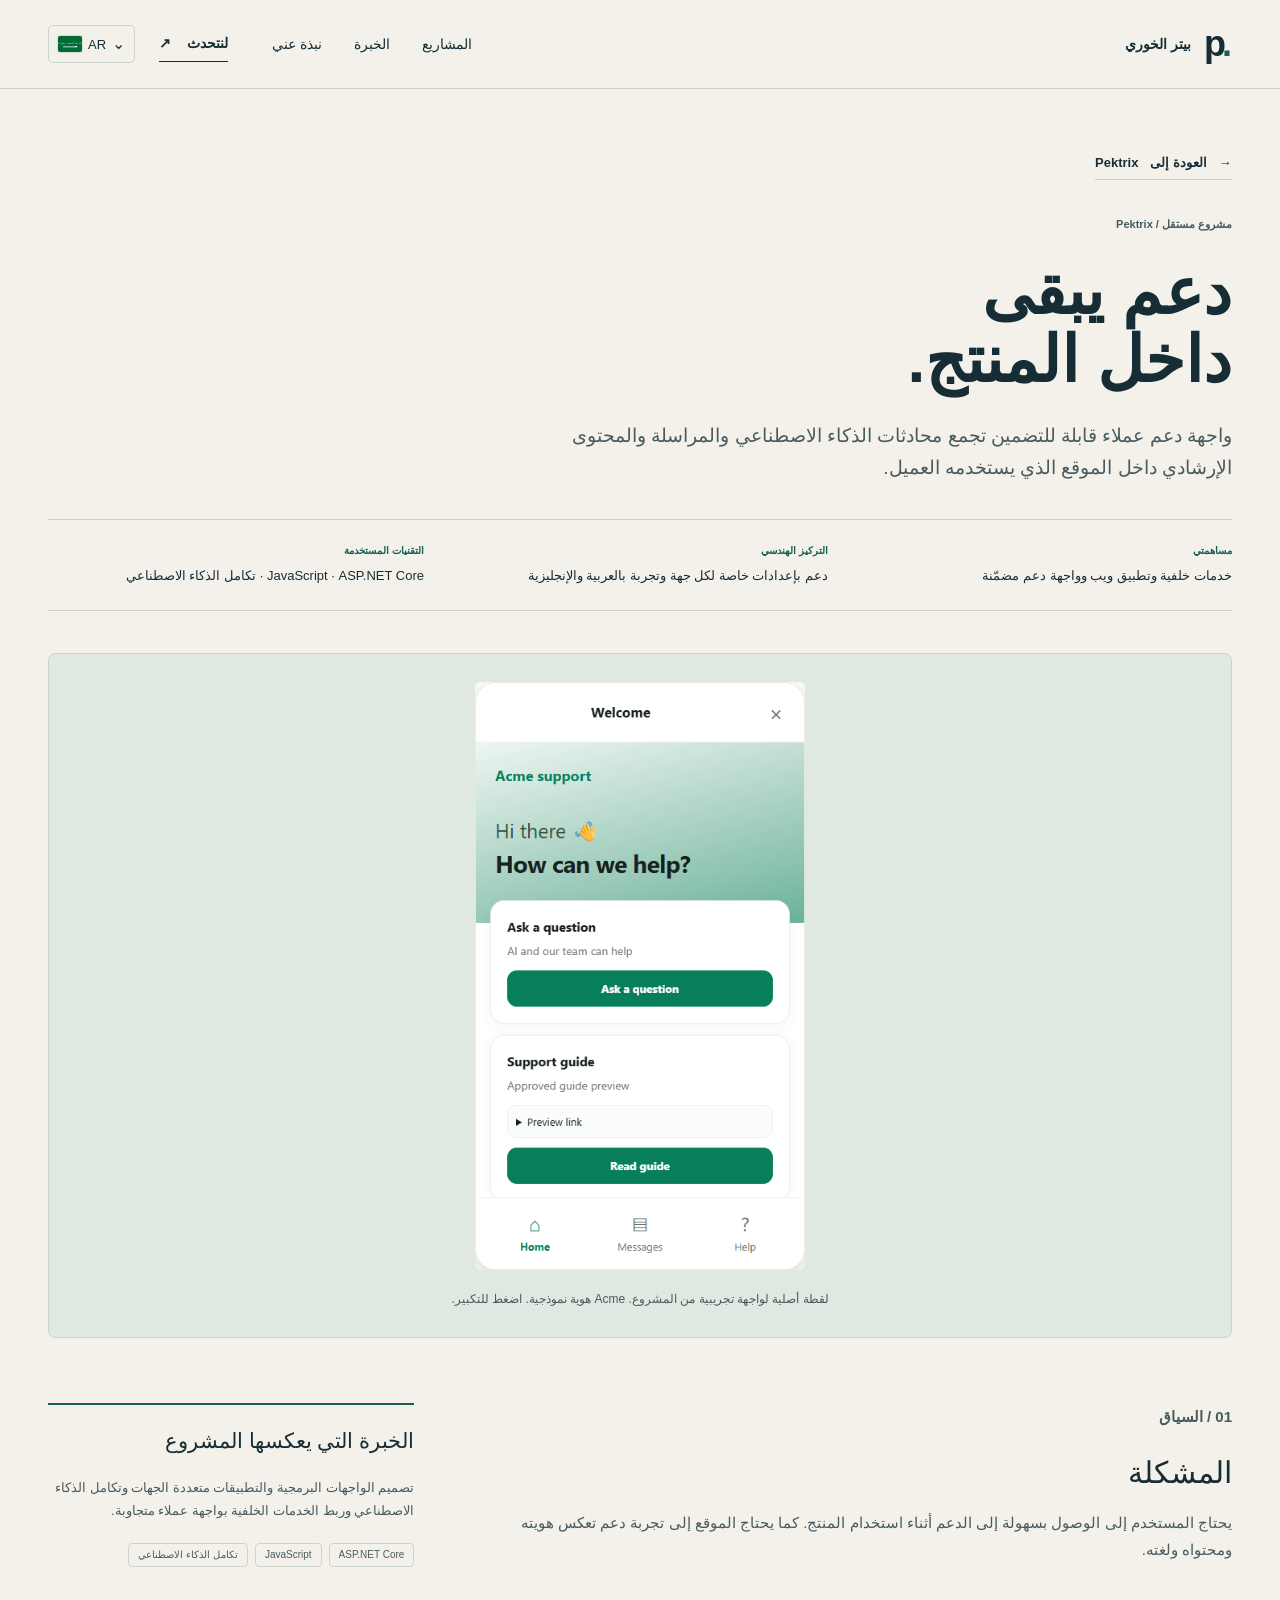
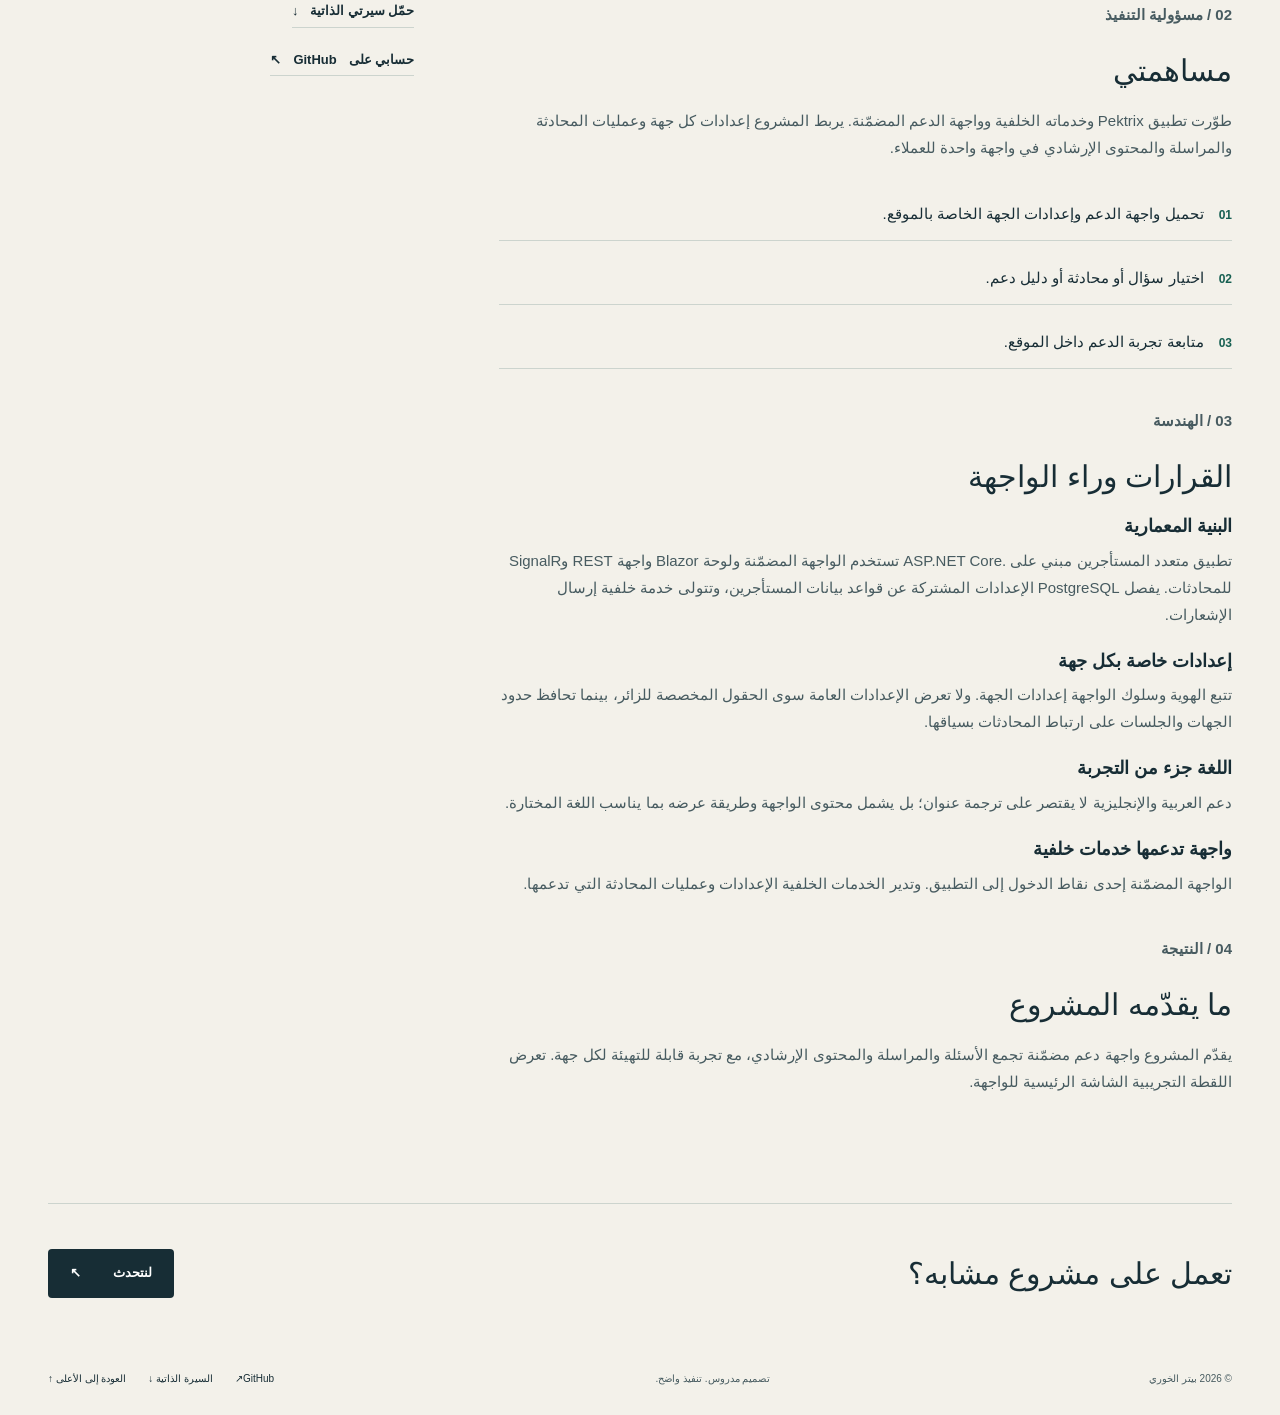
<file: ar/projects/pektrix.html>
<!doctype html>
<html lang="ar" dir="rtl">
<head>
  <meta charset="utf-8">
  <meta name="viewport" content="width=device-width, initial-scale=1">
  <meta name="theme-color" content="#f3f1ea">
  <title>دراسة مشروع <bdi dir="ltr">Pektrix</bdi> — بيتر الخوري</title>
  <meta name="description" content="واجهة دعم عملاء قابلة للتضمين تجمع محادثات الذكاء الاصطناعي والمراسلة والمحتوى الإرشادي داخل الموقع الذي يستخدمه العميل.">
  <link rel="canonical" href="https://peterkhoury97.github.io/peterelkhoury.github.io/ar/projects/pektrix.html">
  <meta property="og:title" content="دراسة مشروع Pektrix — بيتر الخوري">
  <meta property="og:description" content="واجهة دعم عملاء قابلة للتضمين تجمع محادثات الذكاء الاصطناعي والمراسلة والمحتوى الإرشادي داخل الموقع الذي يستخدمه العميل.">
  <meta property="og:type" content="article">
  <meta property="og:url" content="https://peterkhoury97.github.io/peterelkhoury.github.io/ar/projects/pektrix.html">
  <meta property="og:image" content="https://peterkhoury97.github.io/peterelkhoury.github.io/assets/images/pektrix.png">
  <meta property="og:image:alt" content="واجهة Pektrix التجريبية مع خيارات طرح سؤال والوصول إلى دليل الدعم">
  <link rel="alternate" hreflang="en" href="https://peterkhoury97.github.io/peterelkhoury.github.io/projects/pektrix.html">
  <link rel="alternate" hreflang="ar" href="https://peterkhoury97.github.io/peterelkhoury.github.io/ar/projects/pektrix.html">
  <link rel="alternate" hreflang="fr" href="https://peterkhoury97.github.io/peterelkhoury.github.io/fr/projects/pektrix.html">
  <link rel="alternate" hreflang="x-default" href="https://peterkhoury97.github.io/peterelkhoury.github.io/projects/pektrix.html">
  <script src="../../language.js?v=20261012-1"></script>
  <link rel="icon" href="../../assets/favicon.svg" type="image/svg+xml">
  <link rel="stylesheet" href="../../styles.css?v=20261108-2">
  <script src="../../script.js?v=20261108-2" defer></script>
</head>
<body>
  <a class="skip-link" href="#main">انتقل إلى المحتوى</a>
  <header class="site-header">
    <div class="container header-inner">
      <a class="wordmark" href="../index.html" aria-label="بيتر الخوري، الصفحة الرئيسية"><span class="monogram" dir="ltr"><bdi dir="ltr">p</bdi><span>.</span></span><span>بيتر الخوري</span></a>
      <div class="header-controls"><details class="language-picker"><summary aria-label="اختر اللغة: العربية"><img class="language-flag" src="../../assets/flags/ar.svg" width="24" height="16" alt="" aria-hidden="true"><span class="language-code" aria-hidden="true">AR</span><span class="language-chevron" aria-hidden="true">⌄</span></summary><ul aria-label="اختر اللغة"><li><a class="language-link" href="../../projects/pektrix.html?lang=en" lang="en" hreflang="en"><img class="language-flag" src="../../assets/flags/en.svg" width="24" height="16" alt="" aria-hidden="true"><span dir="auto">English</span></a></li><li><a class="language-link" href="pektrix.html?lang=ar" lang="ar" hreflang="ar" aria-current="page"><img class="language-flag" src="../../assets/flags/ar.svg" width="24" height="16" alt="" aria-hidden="true"><span dir="auto">العربية</span></a></li><li><a class="language-link" href="../../fr/projects/pektrix.html?lang=fr" lang="fr" hreflang="fr"><img class="language-flag" src="../../assets/flags/fr.svg" width="24" height="16" alt="" aria-hidden="true"><span dir="auto">Français</span></a></li></ul></details><button class="menu-toggle" type="button" aria-expanded="false" aria-controls="navigation" hidden>القائمة <span aria-hidden="true">☰</span></button></div>
      <nav id="navigation" aria-label="التنقل الرئيسي">
        <a href="../index.html#work">المشاريع</a><a href="../index.html#experience">الخبرة</a><a href="../index.html#about">نبذة عني</a>
        <a class="nav-contact" href="../index.html#contact">لنتحدث <span aria-hidden="true">↗</span></a>
      </nav>
    </div>
  </header>
  <main id="main">
    <section class="case-hero container" aria-labelledby="case-title">
      <a class="text-link case-back" href="../index.html#pektrix"><span aria-hidden="true">←</span> العودة إلى <bdi dir="ltr">Pektrix</bdi></a>
      <p class="eyebrow">مشروع مستقل / <bdi dir="ltr">Pektrix</bdi></p>
      <h1 id="case-title">دعم يبقى<br>داخل المنتج.</h1>
      <p class="case-intro">واجهة دعم عملاء قابلة للتضمين تجمع محادثات الذكاء الاصطناعي والمراسلة والمحتوى الإرشادي داخل الموقع الذي يستخدمه العميل.</p>
      <dl class="case-facts"><div><dt>مساهمتي</dt><dd>خدمات خلفية وتطبيق ويب وواجهة دعم مضمّنة</dd></div><div><dt>التركيز الهندسي</dt><dd>دعم بإعدادات خاصة لكل جهة وتجربة بالعربية والإنجليزية</dd></div><div><dt>التقنيات المستخدمة</dt><dd><bdi dir="ltr">ASP.NET Core</bdi> · <bdi dir="ltr">JavaScript</bdi> · تكامل الذكاء الاصطناعي</dd></div></dl>
    </section>
    <div class="container">
      <figure class="case-media case-media-widget">
        <a class="screenshot-link" href="../../assets/images/pektrix.png" data-title="Pektrix" data-caption="لقطة أصلية لواجهة تجريبية من المشروع. Acme هوية نموذجية. اضغط للتكبير." aria-label="تكبير لقطة Pektrix"><img src="../../assets/images/pektrix.png" width="410" height="730" alt="واجهة Pektrix التجريبية مع خيارات طرح سؤال والوصول إلى دليل الدعم" fetchpriority="high"></a>
        <figcaption>لقطة أصلية لواجهة تجريبية من المشروع. <bdi dir="ltr">Acme</bdi> هوية نموذجية. اضغط للتكبير.</figcaption>
      </figure>
      <div class="case-content">
        <div class="case-story">
          <section aria-labelledby="problem-title"><p class="eyebrow">01 / السياق</p><h2 id="problem-title">المشكلة</h2><p>يحتاج المستخدم إلى الوصول بسهولة إلى الدعم أثناء استخدام المنتج. كما يحتاج الموقع إلى تجربة دعم تعكس هويته ومحتواه ولغته.</p></section>
          <section aria-labelledby="contribution-title"><p class="eyebrow">02 / مسؤولية التنفيذ</p><h2 id="contribution-title">مساهمتي</h2><p>طوّرت تطبيق <bdi dir="ltr">Pektrix</bdi> وخدماته الخلفية وواجهة الدعم المضمّنة. يربط المشروع إعدادات كل جهة وعمليات المحادثة والمراسلة والمحتوى الإرشادي في واجهة واحدة للعملاء.</p><ol class="case-flow" aria-label="مسار عمل المنتج"><li dir="auto">تحميل واجهة الدعم وإعدادات الجهة الخاصة بالموقع.</li><li dir="auto">اختيار سؤال أو محادثة أو دليل دعم.</li><li dir="auto">متابعة تجربة الدعم داخل الموقع.</li></ol></section>
          <section aria-labelledby="decisions-title"><p class="eyebrow">03 / الهندسة</p><h2 id="decisions-title">القرارات وراء الواجهة</h2><h3>البنية المعمارية</h3><p>تطبيق متعدد المستأجرين مبني على <bdi dir="ltr">ASP.NET Core.</bdi> تستخدم الواجهة المضمّنة ولوحة <bdi dir="ltr">Blazor</bdi> واجهة <bdi dir="ltr">REST</bdi> و<bdi dir="ltr">SignalR</bdi> للمحادثات. يفصل <bdi dir="ltr">PostgreSQL</bdi> الإعدادات المشتركة عن قواعد بيانات المستأجرين، وتتولى خدمة خلفية إرسال الإشعارات.</p><h3>إعدادات خاصة بكل جهة</h3><p>تتبع الهوية وسلوك الواجهة إعدادات الجهة. ولا تعرض الإعدادات العامة سوى الحقول المخصصة للزائر، بينما تحافظ حدود الجهات والجلسات على ارتباط المحادثات بسياقها.</p><h3>اللغة جزء من التجربة</h3><p>دعم العربية والإنجليزية لا يقتصر على ترجمة عنوان؛ بل يشمل محتوى الواجهة وطريقة عرضه بما يناسب اللغة المختارة.</p><h3>واجهة تدعمها خدمات خلفية</h3><p>الواجهة المضمّنة إحدى نقاط الدخول إلى التطبيق. وتدير الخدمات الخلفية الإعدادات وعمليات المحادثة التي تدعمها.</p></section>
          <section aria-labelledby="outcome-title"><p class="eyebrow">04 / النتيجة</p><h2 id="outcome-title">ما يقدّمه المشروع</h2><p>يقدّم المشروع واجهة دعم مضمّنة تجمع الأسئلة والمراسلة والمحتوى الإرشادي، مع تجربة قابلة للتهيئة لكل جهة. تعرض اللقطة التجريبية الشاشة الرئيسية للواجهة.</p></section>
        </div>
        <aside class="case-aside" aria-label="مهارات المشروع وروابط الملفات المهنية"><h2>الخبرة التي يعكسها المشروع</h2><p>تصميم الواجهات البرمجية والتطبيقات متعددة الجهات وتكامل الذكاء الاصطناعي وربط الخدمات الخلفية بواجهة عملاء متجاوبة.</p><ul class="tags" aria-label="تقنيات Pektrix"><li dir="auto"><bdi dir="ltr">ASP.NET Core</bdi></li><li dir="auto"><bdi dir="ltr">JavaScript</bdi></li><li dir="auto">تكامل الذكاء الاصطناعي</li></ul><a class="text-link" href="../index.html#cv">حمّل سيرتي الذاتية <span aria-hidden="true">↓</span></a><br><a class="text-link" href="https://github.com/peterkhoury97" target="_blank" rel="noopener noreferrer">حسابي على <bdi dir="ltr">GitHub</bdi> <span aria-hidden="true">↗</span></a></aside>
      </div>
      <section class="case-cta" aria-labelledby="case-contact-title"><h2 id="case-contact-title">تعمل على مشروع مشابه؟</h2><a class="button primary" href="mailto:peterelkhoury97@gmail.com?subject=Pektrix%20%E2%80%94%20engineering%20conversation">لنتحدث <span aria-hidden="true">↗</span></a></section>
    </div>
  </main>
  <footer class="container footer"><p>© <span id="year">2026</span> بيتر الخوري</p><p class="footer-note">تصميم مدروس. تنفيذ واضح.</p><div><a href="https://github.com/peterkhoury97" target="_blank" rel="noopener noreferrer"><bdi dir="ltr">GitHub </bdi><span aria-hidden="true">↗</span></a><a href="../../assets/Peter-El-Khoury-CV.pdf" download>السيرة الذاتية <span aria-hidden="true">↓</span></a><a href="#main">العودة إلى الأعلى <span aria-hidden="true">↑</span></a></div></footer>
  <dialog id="image-dialog" aria-labelledby="image-title"><div class="dialog-top"><h2 id="image-title">لقطة من المشروع</h2><button id="close-dialog" type="button" aria-label="إغلاق الصورة">إغلاق <span aria-hidden="true">×</span></button></div><div class="dialog-image"><img id="enlarged-image" alt=""></div><p id="image-caption"></p></dialog>
</body>
</html>
</file>
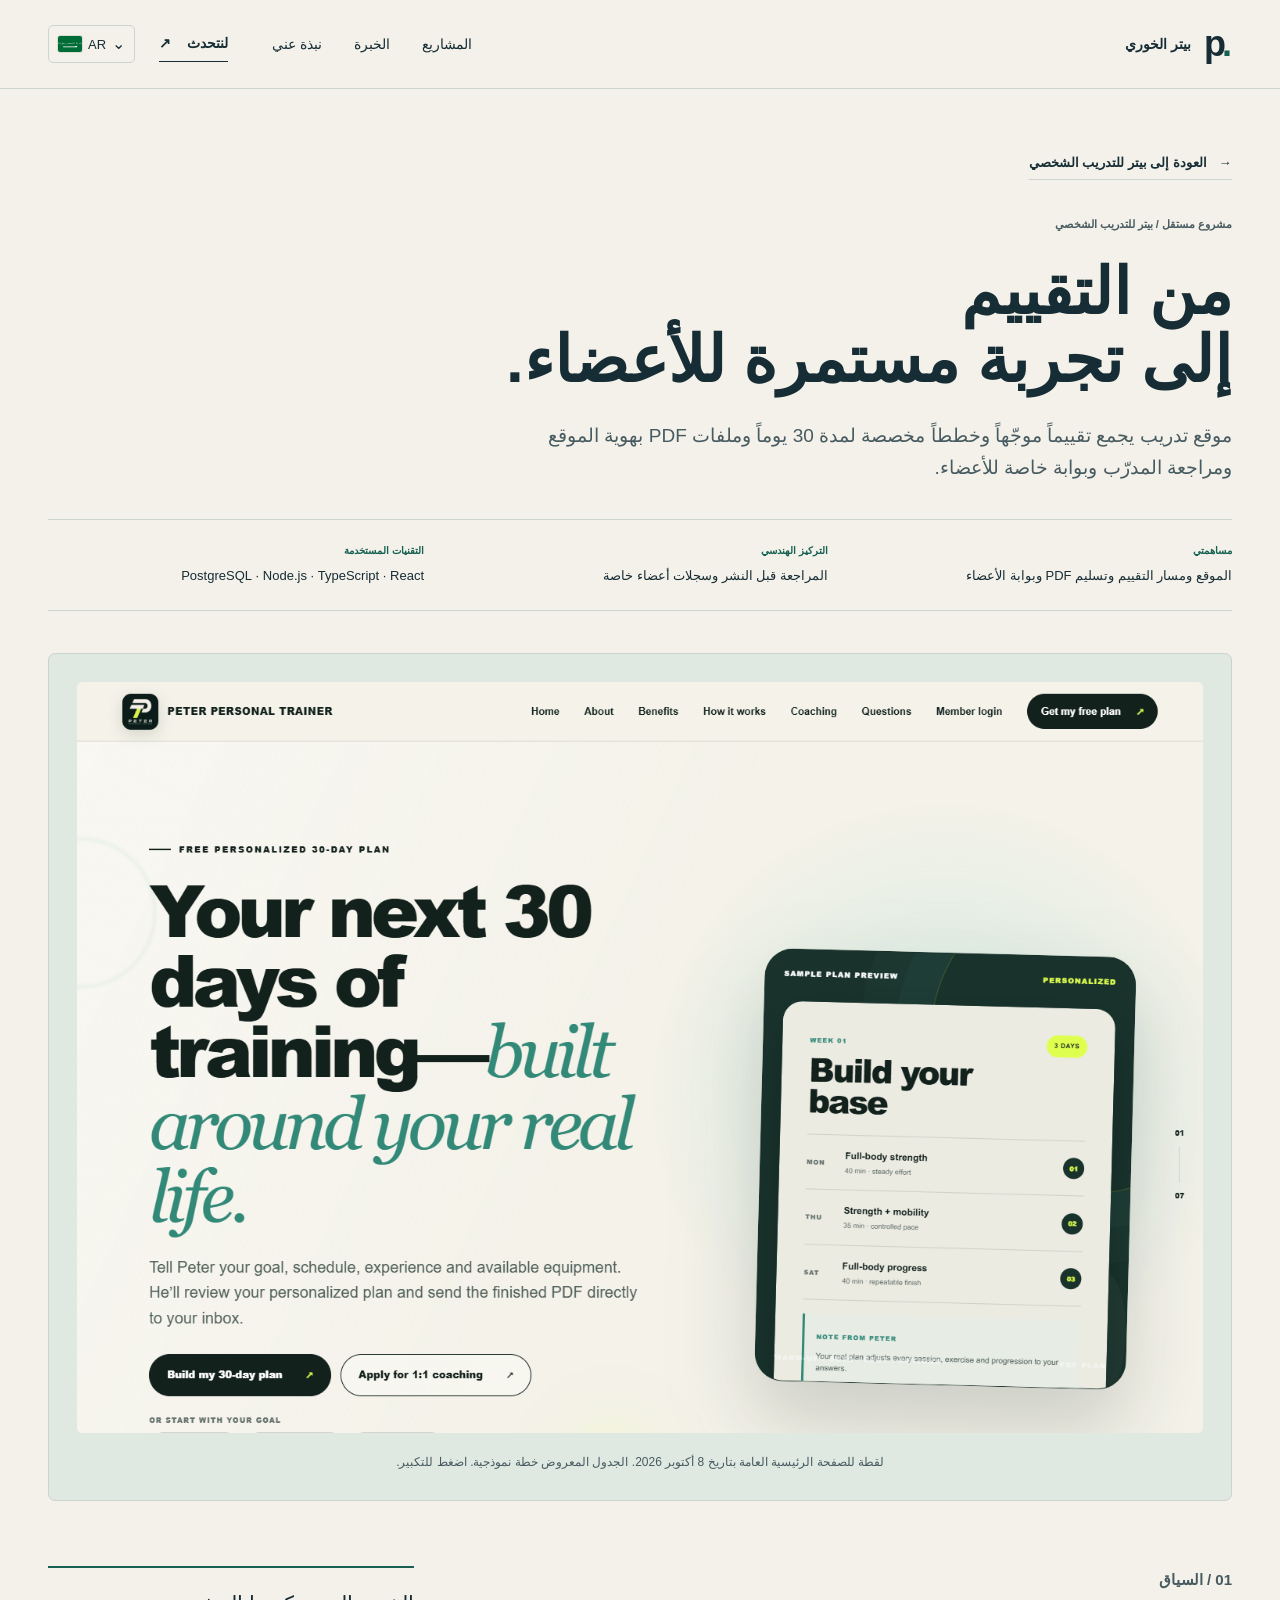
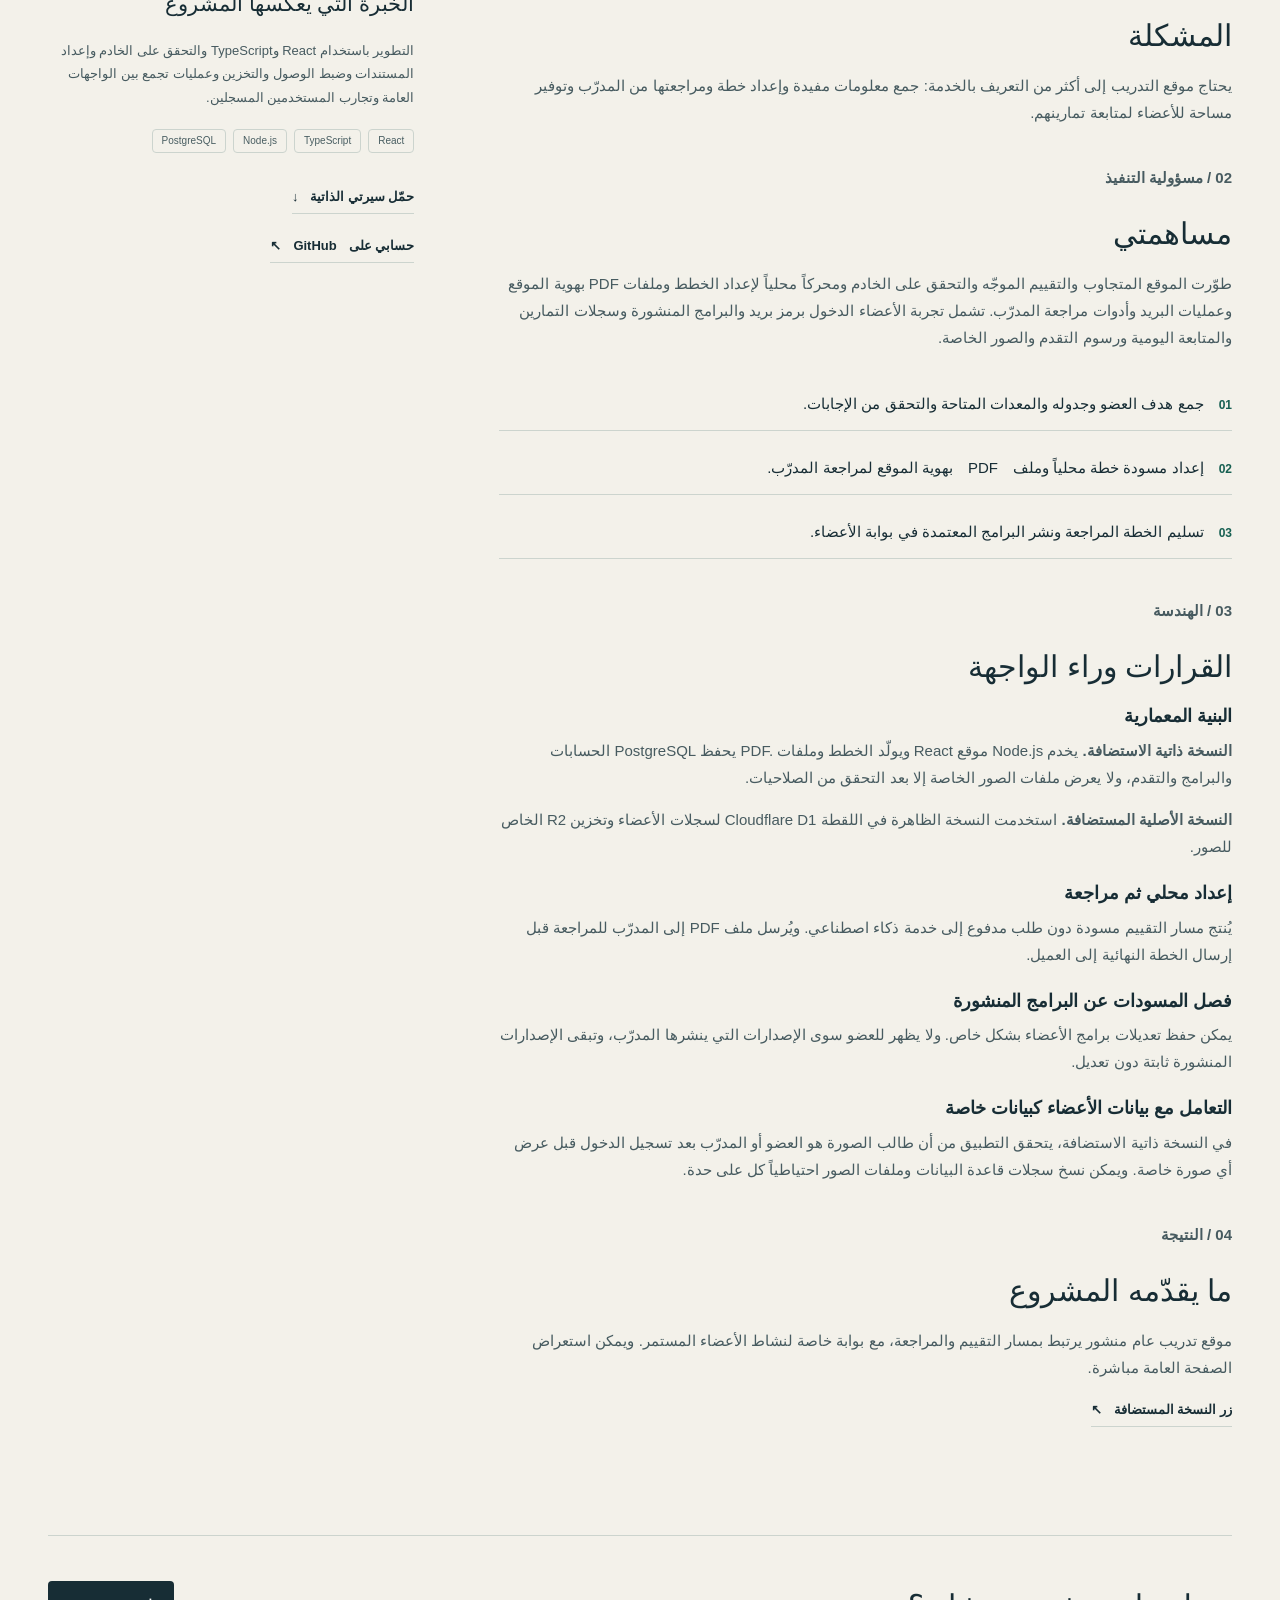
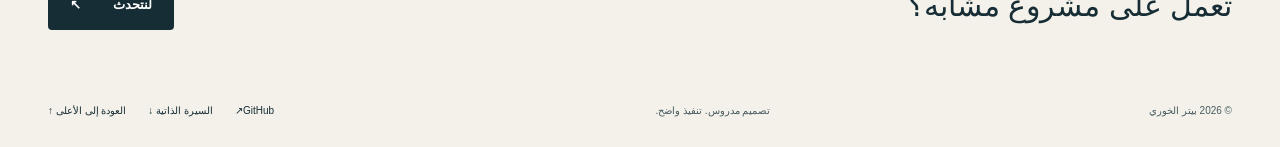
<file: ar/projects/personal-trainer.html>
<!doctype html>
<html lang="ar" dir="rtl">
<head>
  <meta charset="utf-8">
  <meta name="viewport" content="width=device-width, initial-scale=1">
  <meta name="theme-color" content="#f3f1ea">
  <title>دراسة مشروع بيتر للتدريب الشخصي — بيتر الخوري</title>
  <meta name="description" content="موقع تدريب يجمع تقييماً موجّهاً وخططاً مخصصة لمدة 30 يوماً وملفات PDF بهوية الموقع ومراجعة المدرّب وبوابة خاصة للأعضاء.">
  <link rel="canonical" href="https://peterkhoury97.github.io/peterelkhoury.github.io/ar/projects/personal-trainer.html">
  <meta property="og:title" content="دراسة مشروع بيتر للتدريب الشخصي — بيتر الخوري">
  <meta property="og:description" content="موقع تدريب يجمع تقييماً موجّهاً وخططاً مخصصة لمدة 30 يوماً وملفات PDF بهوية الموقع ومراجعة المدرّب وبوابة خاصة للأعضاء.">
  <meta property="og:type" content="article">
  <meta property="og:url" content="https://peterkhoury97.github.io/peterelkhoury.github.io/ar/projects/personal-trainer.html">
  <meta property="og:image" content="https://peterkhoury97.github.io/peterelkhoury.github.io/assets/images/personal-trainer.png">
  <meta property="og:image:alt" content="الصفحة الرئيسية العامة لموقع بيتر للتدريب الشخصي مع خطة تمارين مخصصة نموذجية">
  <link rel="alternate" hreflang="en" href="https://peterkhoury97.github.io/peterelkhoury.github.io/projects/personal-trainer.html">
  <link rel="alternate" hreflang="ar" href="https://peterkhoury97.github.io/peterelkhoury.github.io/ar/projects/personal-trainer.html">
  <link rel="alternate" hreflang="fr" href="https://peterkhoury97.github.io/peterelkhoury.github.io/fr/projects/personal-trainer.html">
  <link rel="alternate" hreflang="x-default" href="https://peterkhoury97.github.io/peterelkhoury.github.io/projects/personal-trainer.html">
  <script src="../../language.js?v=20261012-1"></script>
  <link rel="icon" href="../../assets/favicon.svg" type="image/svg+xml">
  <link rel="stylesheet" href="../../styles.css?v=20261108-2">
  <script src="../../script.js?v=20261108-2" defer></script>
</head>
<body>
  <a class="skip-link" href="#main">انتقل إلى المحتوى</a>
  <header class="site-header">
    <div class="container header-inner">
      <a class="wordmark" href="../index.html" aria-label="بيتر الخوري، الصفحة الرئيسية"><span class="monogram" dir="ltr"><bdi dir="ltr">p</bdi><span>.</span></span><span>بيتر الخوري</span></a>
      <div class="header-controls"><details class="language-picker"><summary aria-label="اختر اللغة: العربية"><img class="language-flag" src="../../assets/flags/ar.svg" width="24" height="16" alt="" aria-hidden="true"><span class="language-code" aria-hidden="true">AR</span><span class="language-chevron" aria-hidden="true">⌄</span></summary><ul aria-label="اختر اللغة"><li><a class="language-link" href="../../projects/personal-trainer.html?lang=en" lang="en" hreflang="en"><img class="language-flag" src="../../assets/flags/en.svg" width="24" height="16" alt="" aria-hidden="true"><span dir="auto">English</span></a></li><li><a class="language-link" href="personal-trainer.html?lang=ar" lang="ar" hreflang="ar" aria-current="page"><img class="language-flag" src="../../assets/flags/ar.svg" width="24" height="16" alt="" aria-hidden="true"><span dir="auto">العربية</span></a></li><li><a class="language-link" href="../../fr/projects/personal-trainer.html?lang=fr" lang="fr" hreflang="fr"><img class="language-flag" src="../../assets/flags/fr.svg" width="24" height="16" alt="" aria-hidden="true"><span dir="auto">Français</span></a></li></ul></details><button class="menu-toggle" type="button" aria-expanded="false" aria-controls="navigation" hidden>القائمة <span aria-hidden="true">☰</span></button></div>
      <nav id="navigation" aria-label="التنقل الرئيسي">
        <a href="../index.html#work">المشاريع</a><a href="../index.html#experience">الخبرة</a><a href="../index.html#about">نبذة عني</a>
        <a class="nav-contact" href="../index.html#contact">لنتحدث <span aria-hidden="true">↗</span></a>
      </nav>
    </div>
  </header>
  <main id="main">
    <section class="case-hero container" aria-labelledby="case-title">
      <a class="text-link case-back" href="../index.html#personal-trainer"><span aria-hidden="true">←</span> العودة إلى بيتر للتدريب الشخصي</a>
      <p class="eyebrow">مشروع مستقل / بيتر للتدريب الشخصي</p>
      <h1 id="case-title">من التقييم<br>إلى تجربة مستمرة للأعضاء.</h1>
      <p class="case-intro">موقع تدريب يجمع تقييماً موجّهاً وخططاً مخصصة لمدة 30 يوماً وملفات <bdi dir="ltr">PDF</bdi> بهوية الموقع ومراجعة المدرّب وبوابة خاصة للأعضاء.</p>
      <dl class="case-facts"><div><dt>مساهمتي</dt><dd>الموقع ومسار التقييم وتسليم <bdi dir="ltr">PDF</bdi> وبوابة الأعضاء</dd></div><div><dt>التركيز الهندسي</dt><dd>المراجعة قبل النشر وسجلات أعضاء خاصة</dd></div><div><dt>التقنيات المستخدمة</dt><dd><bdi dir="ltr">React</bdi> · <bdi dir="ltr">TypeScript</bdi> · <bdi dir="ltr">Node.js</bdi> · <bdi dir="ltr">PostgreSQL</bdi></dd></div></dl>
    </section>
    <div class="container">
      <figure class="case-media">
        <a class="screenshot-link" href="../../assets/images/personal-trainer.png" data-title="بيتر للتدريب الشخصي" data-caption="لقطة للصفحة الرئيسية العامة بتاريخ 8 أكتوبر 2026. الجدول المعروض خطة نموذجية. اضغط للتكبير." aria-label="تكبير لقطة موقع بيتر للتدريب الشخصي"><img src="../../assets/images/personal-trainer.png" width="1440" height="960" alt="الصفحة الرئيسية العامة لموقع بيتر للتدريب الشخصي مع خطة تمارين مخصصة نموذجية" fetchpriority="high"></a>
        <figcaption>لقطة للصفحة الرئيسية العامة بتاريخ 8 أكتوبر 2026. الجدول المعروض خطة نموذجية. اضغط للتكبير.</figcaption>
      </figure>
      <div class="case-content">
        <div class="case-story">
          <section aria-labelledby="problem-title"><p class="eyebrow">01 / السياق</p><h2 id="problem-title">المشكلة</h2><p>يحتاج موقع التدريب إلى أكثر من التعريف بالخدمة: جمع معلومات مفيدة وإعداد خطة ومراجعتها من المدرّب وتوفير مساحة للأعضاء لمتابعة تمارينهم.</p></section>
          <section aria-labelledby="contribution-title"><p class="eyebrow">02 / مسؤولية التنفيذ</p><h2 id="contribution-title">مساهمتي</h2><p>طوّرت الموقع المتجاوب والتقييم الموجّه والتحقق على الخادم ومحركاً محلياً لإعداد الخطط وملفات <bdi dir="ltr">PDF</bdi> بهوية الموقع وعمليات البريد وأدوات مراجعة المدرّب. تشمل تجربة الأعضاء الدخول برمز بريد والبرامج المنشورة وسجلات التمارين والمتابعة اليومية ورسوم التقدم والصور الخاصة.</p><ol class="case-flow" aria-label="مسار عمل المنتج"><li dir="auto">جمع هدف العضو وجدوله والمعدات المتاحة والتحقق من الإجابات.</li><li dir="auto">إعداد مسودة خطة محلياً وملف <bdi dir="ltr">PDF</bdi> بهوية الموقع لمراجعة المدرّب.</li><li dir="auto">تسليم الخطة المراجعة ونشر البرامج المعتمدة في بوابة الأعضاء.</li></ol></section>
          <section aria-labelledby="decisions-title"><p class="eyebrow">03 / الهندسة</p><h2 id="decisions-title">القرارات وراء الواجهة</h2><h3>البنية المعمارية</h3><p><strong>النسخة ذاتية الاستضافة.</strong> يخدم <bdi dir="ltr">Node.js</bdi> موقع <bdi dir="ltr">React</bdi> ويولّد الخطط وملفات <bdi dir="ltr">PDF.</bdi> يحفظ <bdi dir="ltr">PostgreSQL</bdi> الحسابات والبرامج والتقدم، ولا يعرض ملفات الصور الخاصة إلا بعد التحقق من الصلاحيات.</p><p><strong>النسخة الأصلية المستضافة.</strong> استخدمت النسخة الظاهرة في اللقطة <bdi dir="ltr">Cloudflare D1</bdi> لسجلات الأعضاء وتخزين <bdi dir="ltr">R2</bdi> الخاص للصور.</p><h3>إعداد محلي ثم مراجعة</h3><p>يُنتج مسار التقييم مسودة دون طلب مدفوع إلى خدمة ذكاء اصطناعي. ويُرسل ملف <bdi dir="ltr">PDF</bdi> إلى المدرّب للمراجعة قبل إرسال الخطة النهائية إلى العميل.</p><h3>فصل المسودات عن البرامج المنشورة</h3><p>يمكن حفظ تعديلات برامج الأعضاء بشكل خاص. ولا يظهر للعضو سوى الإصدارات التي ينشرها المدرّب، وتبقى الإصدارات المنشورة ثابتة دون تعديل.</p><h3>التعامل مع بيانات الأعضاء كبيانات خاصة</h3><p>في النسخة ذاتية الاستضافة، يتحقق التطبيق من أن طالب الصورة هو العضو أو المدرّب بعد تسجيل الدخول قبل عرض أي صورة خاصة. ويمكن نسخ سجلات قاعدة البيانات وملفات الصور احتياطياً كل على حدة.</p></section>
          <section aria-labelledby="outcome-title"><p class="eyebrow">04 / النتيجة</p><h2 id="outcome-title">ما يقدّمه المشروع</h2><p>موقع تدريب عام منشور يرتبط بمسار التقييم والمراجعة، مع بوابة خاصة لنشاط الأعضاء المستمر. ويمكن استعراض الصفحة العامة مباشرة.</p><a class="text-link" href="https://form-flow-personal-training.peterkhoury.chatgpt.site/" target="_blank" rel="noopener noreferrer">زر النسخة المستضافة <span aria-hidden="true">↗</span></a></section>
        </div>
        <aside class="case-aside" aria-label="مهارات المشروع وروابط الملفات المهنية"><h2>الخبرة التي يعكسها المشروع</h2><p>التطوير باستخدام <bdi dir="ltr">React</bdi> و<bdi dir="ltr">TypeScript</bdi> والتحقق على الخادم وإعداد المستندات وضبط الوصول والتخزين وعمليات تجمع بين الواجهات العامة وتجارب المستخدمين المسجلين.</p><ul class="tags" aria-label="تقنيات موقع بيتر للتدريب الشخصي"><li dir="auto"><bdi dir="ltr">React</bdi></li><li dir="auto"><bdi dir="ltr">TypeScript</bdi></li><li dir="auto"><bdi dir="ltr">Node.js</bdi></li><li dir="auto"><bdi dir="ltr">PostgreSQL</bdi></li></ul><a class="text-link" href="../index.html#cv">حمّل سيرتي الذاتية <span aria-hidden="true">↓</span></a><br><a class="text-link" href="https://github.com/peterkhoury97" target="_blank" rel="noopener noreferrer">حسابي على <bdi dir="ltr">GitHub</bdi> <span aria-hidden="true">↗</span></a></aside>
      </div>
      <section class="case-cta" aria-labelledby="case-contact-title"><h2 id="case-contact-title">تعمل على مشروع مشابه؟</h2><a class="button primary" href="mailto:peterelkhoury97@gmail.com?subject=Peter%20Personal%20Trainer%20%E2%80%94%20engineering%20conversation">لنتحدث <span aria-hidden="true">↗</span></a></section>
    </div>
  </main>
  <footer class="container footer"><p>© <span id="year">2026</span> بيتر الخوري</p><p class="footer-note">تصميم مدروس. تنفيذ واضح.</p><div><a href="https://github.com/peterkhoury97" target="_blank" rel="noopener noreferrer"><bdi dir="ltr">GitHub </bdi><span aria-hidden="true">↗</span></a><a href="../../assets/Peter-El-Khoury-CV.pdf" download>السيرة الذاتية <span aria-hidden="true">↓</span></a><a href="#main">العودة إلى الأعلى <span aria-hidden="true">↑</span></a></div></footer>
  <dialog id="image-dialog" aria-labelledby="image-title"><div class="dialog-top"><h2 id="image-title">لقطة من المشروع</h2><button id="close-dialog" type="button" aria-label="إغلاق الصورة">إغلاق <span aria-hidden="true">×</span></button></div><div class="dialog-image"><img id="enlarged-image" alt=""></div><p id="image-caption"></p></dialog>
</body>
</html>
</file>
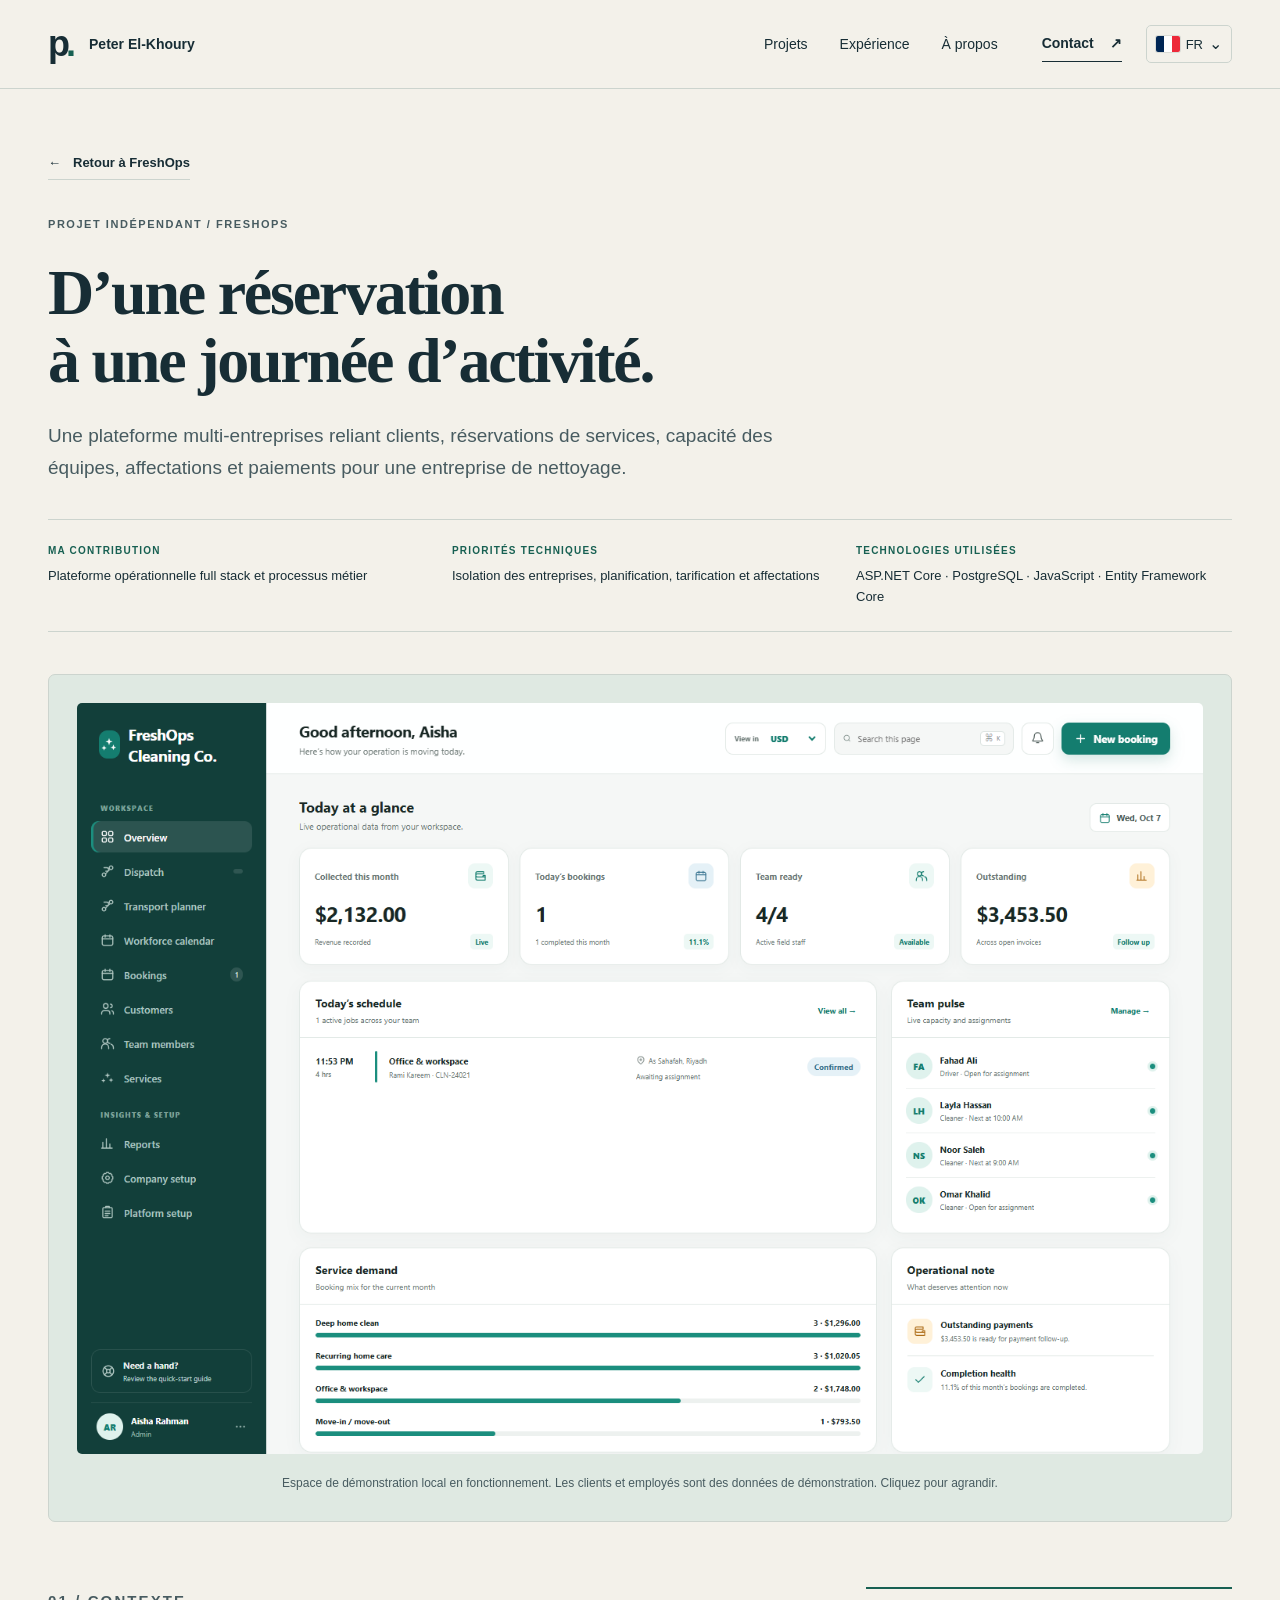
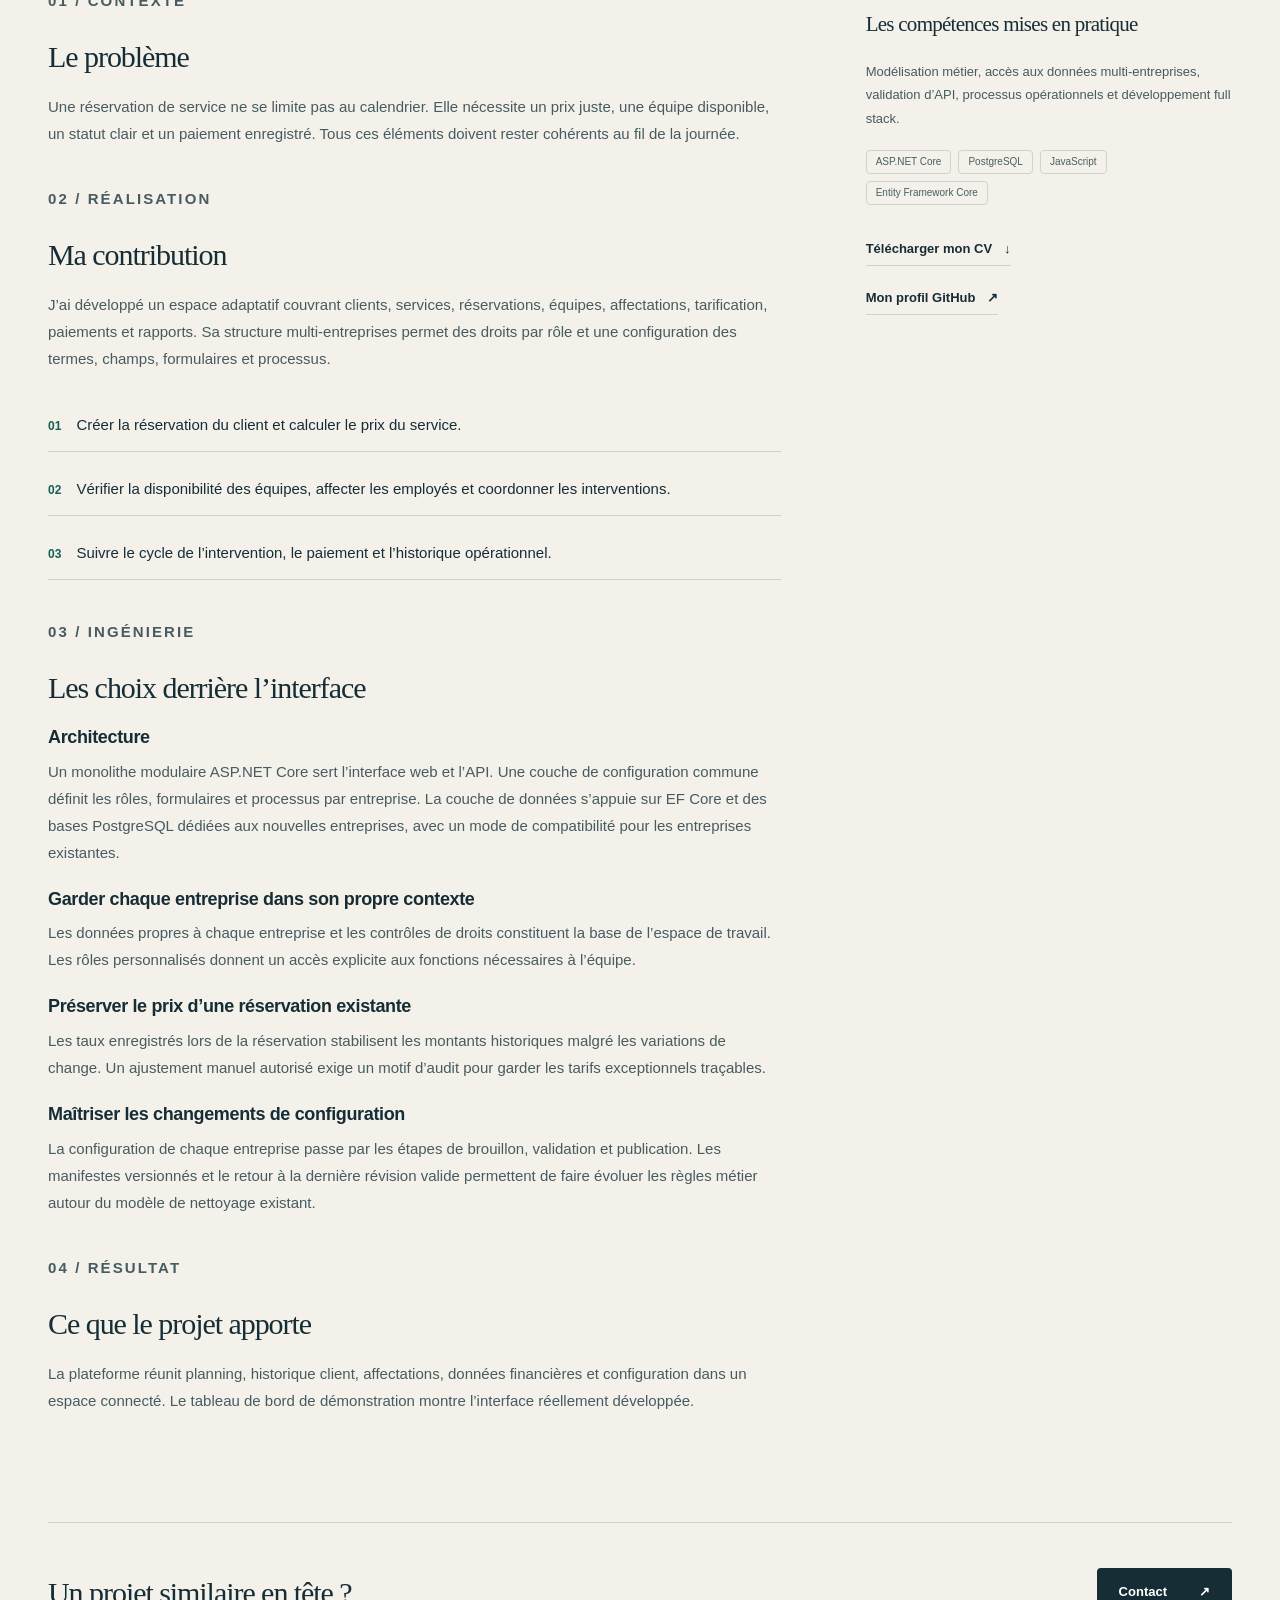
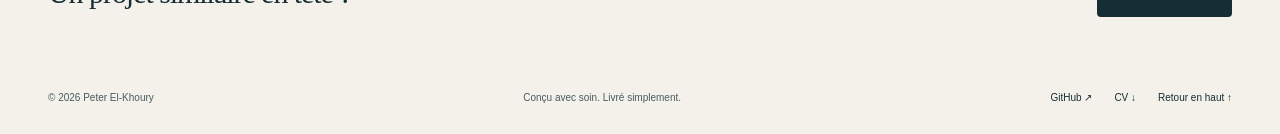
<file: fr/projects/freshops.html>
<!doctype html>
<html lang="fr" dir="ltr">
<head>
  <meta charset="utf-8">
  <meta name="viewport" content="width=device-width, initial-scale=1">
  <meta name="theme-color" content="#f3f1ea">
  <title>Étude de cas FreshOps — Peter El-Khoury</title>
  <meta name="description" content="Une plateforme multi-entreprises reliant clients, réservations de services, capacité des équipes, affectations et paiements pour une entreprise de nettoyage.">
  <link rel="canonical" href="https://peterkhoury97.github.io/peterelkhoury.github.io/fr/projects/freshops.html">
  <meta property="og:title" content="Étude de cas FreshOps — Peter El-Khoury">
  <meta property="og:description" content="Une plateforme multi-entreprises reliant clients, réservations de services, capacité des équipes, affectations et paiements pour une entreprise de nettoyage.">
  <meta property="og:type" content="article">
  <meta property="og:url" content="https://peterkhoury97.github.io/peterelkhoury.github.io/fr/projects/freshops.html">
  <meta property="og:image" content="https://peterkhoury97.github.io/peterelkhoury.github.io/assets/images/freshops.png">
  <meta property="og:image:alt" content="Vue d’ensemble de la démonstration locale FreshOps avec réservations, capacité des équipes et récapitulatif des paiements">
  <link rel="alternate" hreflang="en" href="https://peterkhoury97.github.io/peterelkhoury.github.io/projects/freshops.html">
  <link rel="alternate" hreflang="ar" href="https://peterkhoury97.github.io/peterelkhoury.github.io/ar/projects/freshops.html">
  <link rel="alternate" hreflang="fr" href="https://peterkhoury97.github.io/peterelkhoury.github.io/fr/projects/freshops.html">
  <link rel="alternate" hreflang="x-default" href="https://peterkhoury97.github.io/peterelkhoury.github.io/projects/freshops.html">
  <script src="../../language.js?v=20261012-1"></script>
  <link rel="icon" href="../../assets/favicon.svg" type="image/svg+xml">
  <link rel="stylesheet" href="../../styles.css?v=20261108-2">
  <script src="../../script.js?v=20261108-2" defer></script>
</head>
<body>
  <a class="skip-link" href="#main">Aller au contenu</a>
  <header class="site-header">
    <div class="container header-inner">
      <a class="wordmark" href="../index.html" aria-label="Peter El-Khoury, accueil"><span class="monogram">p<span>.</span></span><span>Peter El-Khoury</span></a>
      <div class="header-controls"><details class="language-picker"><summary aria-label="Choisir la langue: Français"><img class="language-flag" src="../../assets/flags/fr.svg" width="24" height="16" alt="" aria-hidden="true"><span class="language-code" aria-hidden="true">FR</span><span class="language-chevron" aria-hidden="true">⌄</span></summary><ul aria-label="Choisir la langue"><li><a class="language-link" href="../../projects/freshops.html?lang=en" lang="en" hreflang="en"><img class="language-flag" src="../../assets/flags/en.svg" width="24" height="16" alt="" aria-hidden="true"><span dir="auto">English</span></a></li><li><a class="language-link" href="../../ar/projects/freshops.html?lang=ar" lang="ar" hreflang="ar"><img class="language-flag" src="../../assets/flags/ar.svg" width="24" height="16" alt="" aria-hidden="true"><span dir="auto">العربية</span></a></li><li><a class="language-link" href="freshops.html?lang=fr" lang="fr" hreflang="fr" aria-current="page"><img class="language-flag" src="../../assets/flags/fr.svg" width="24" height="16" alt="" aria-hidden="true"><span dir="auto">Français</span></a></li></ul></details><button class="menu-toggle" type="button" aria-expanded="false" aria-controls="navigation" hidden>Menu <span aria-hidden="true">☰</span></button></div>
      <nav id="navigation" aria-label="Navigation principale">
        <a href="../index.html#work">Projets</a><a href="../index.html#experience">Expérience</a><a href="../index.html#about">À propos</a>
        <a class="nav-contact" href="../index.html#contact">Contact <span aria-hidden="true">↗</span></a>
      </nav>
    </div>
  </header>
  <main id="main">
    <section class="case-hero container" aria-labelledby="case-title">
      <a class="text-link case-back" href="../index.html#freshops"><span aria-hidden="true">←</span> Retour à FreshOps</a>
      <p class="eyebrow">Projet indépendant / FreshOps</p>
      <h1 id="case-title">D’une réservation<br>à une journée d’activité.</h1>
      <p class="case-intro">Une plateforme multi-entreprises reliant clients, réservations de services, capacité des équipes, affectations et paiements pour une entreprise de nettoyage.</p>
      <dl class="case-facts"><div><dt>Ma contribution</dt><dd>Plateforme opérationnelle full stack et processus métier</dd></div><div><dt>Priorités techniques</dt><dd>Isolation des entreprises, planification, tarification et affectations</dd></div><div><dt>Technologies utilisées</dt><dd>ASP.NET Core · PostgreSQL · JavaScript · Entity Framework Core</dd></div></dl>
    </section>
    <div class="container">
      <figure class="case-media">
        <a class="screenshot-link" href="../../assets/images/freshops.png" data-title="FreshOps" data-caption="Espace de démonstration local en fonctionnement. Les clients et employés sont des données de démonstration. Cliquez pour agrandir." aria-label="Agrandir la capture de FreshOps"><img src="../../assets/images/freshops.png" width="1440" height="960" alt="Vue d’ensemble de la démonstration locale FreshOps avec réservations, capacité des équipes et récapitulatif des paiements" fetchpriority="high"></a>
        <figcaption>Espace de démonstration local en fonctionnement. Les clients et employés sont des données de démonstration. Cliquez pour agrandir.</figcaption>
      </figure>
      <div class="case-content">
        <div class="case-story">
          <section aria-labelledby="problem-title"><p class="eyebrow">01 / Contexte</p><h2 id="problem-title">Le problème</h2><p>Une réservation de service ne se limite pas au calendrier. Elle nécessite un prix juste, une équipe disponible, un statut clair et un paiement enregistré. Tous ces éléments doivent rester cohérents au fil de la journée.</p></section>
          <section aria-labelledby="contribution-title"><p class="eyebrow">02 / Réalisation</p><h2 id="contribution-title">Ma contribution</h2><p>J’ai développé un espace adaptatif couvrant clients, services, réservations, équipes, affectations, tarification, paiements et rapports. Sa structure multi-entreprises permet des droits par rôle et une configuration des termes, champs, formulaires et processus.</p><ol class="case-flow" aria-label="Parcours du produit"><li>Créer la réservation du client et calculer le prix du service.</li><li>Vérifier la disponibilité des équipes, affecter les employés et coordonner les interventions.</li><li>Suivre le cycle de l’intervention, le paiement et l’historique opérationnel.</li></ol></section>
          <section aria-labelledby="decisions-title"><p class="eyebrow">03 / Ingénierie</p><h2 id="decisions-title">Les choix derrière l’interface</h2><h3>Architecture</h3><p>Un monolithe modulaire ASP.NET Core sert l’interface web et l’API. Une couche de configuration commune définit les rôles, formulaires et processus par entreprise. La couche de données s’appuie sur EF Core et des bases PostgreSQL dédiées aux nouvelles entreprises, avec un mode de compatibilité pour les entreprises existantes.</p><h3>Garder chaque entreprise dans son propre contexte</h3><p>Les données propres à chaque entreprise et les contrôles de droits constituent la base de l’espace de travail. Les rôles personnalisés donnent un accès explicite aux fonctions nécessaires à l’équipe.</p><h3>Préserver le prix d’une réservation existante</h3><p>Les taux enregistrés lors de la réservation stabilisent les montants historiques malgré les variations de change. Un ajustement manuel autorisé exige un motif d’audit pour garder les tarifs exceptionnels traçables.</p><h3>Maîtriser les changements de configuration</h3><p>La configuration de chaque entreprise passe par les étapes de brouillon, validation et publication. Les manifestes versionnés et le retour à la dernière révision valide permettent de faire évoluer les règles métier autour du modèle de nettoyage existant.</p></section>
          <section aria-labelledby="outcome-title"><p class="eyebrow">04 / Résultat</p><h2 id="outcome-title">Ce que le projet apporte</h2><p>La plateforme réunit planning, historique client, affectations, données financières et configuration dans un espace connecté. Le tableau de bord de démonstration montre l’interface réellement développée.</p></section>
        </div>
        <aside class="case-aside" aria-label="Compétences du projet et liens professionnels"><h2>Les compétences mises en pratique</h2><p>Modélisation métier, accès aux données multi-entreprises, validation d’API, processus opérationnels et développement full stack.</p><ul class="tags" aria-label="Technologies de FreshOps"><li>ASP.NET Core</li><li>PostgreSQL</li><li>JavaScript</li><li>Entity Framework Core</li></ul><a class="text-link" href="../index.html#cv">Télécharger mon CV <span aria-hidden="true">↓</span></a><br><a class="text-link" href="https://github.com/peterkhoury97" target="_blank" rel="noopener noreferrer">Mon profil GitHub <span aria-hidden="true">↗</span></a></aside>
      </div>
      <section class="case-cta" aria-labelledby="case-contact-title"><h2 id="case-contact-title">Un projet similaire en tête ?</h2><a class="button primary" href="mailto:peterelkhoury97@gmail.com?subject=FreshOps%20%E2%80%94%20engineering%20conversation">Contact <span aria-hidden="true">↗</span></a></section>
    </div>
  </main>
  <footer class="container footer"><p>© <span id="year">2026</span> Peter El-Khoury</p><p class="footer-note">Conçu avec soin. Livré simplement.</p><div><a href="https://github.com/peterkhoury97" target="_blank" rel="noopener noreferrer">GitHub <span aria-hidden="true">↗</span></a><a href="../../assets/Peter-El-Khoury-CV.pdf" download>CV <span aria-hidden="true">↓</span></a><a href="#main">Retour en haut <span aria-hidden="true">↑</span></a></div></footer>
  <dialog id="image-dialog" aria-labelledby="image-title"><div class="dialog-top"><h2 id="image-title">Capture du projet</h2><button id="close-dialog" type="button" aria-label="Fermer la capture">Fermer <span aria-hidden="true">×</span></button></div><div class="dialog-image"><img id="enlarged-image" alt=""></div><p id="image-caption"></p></dialog>
</body>
</html>
</file>
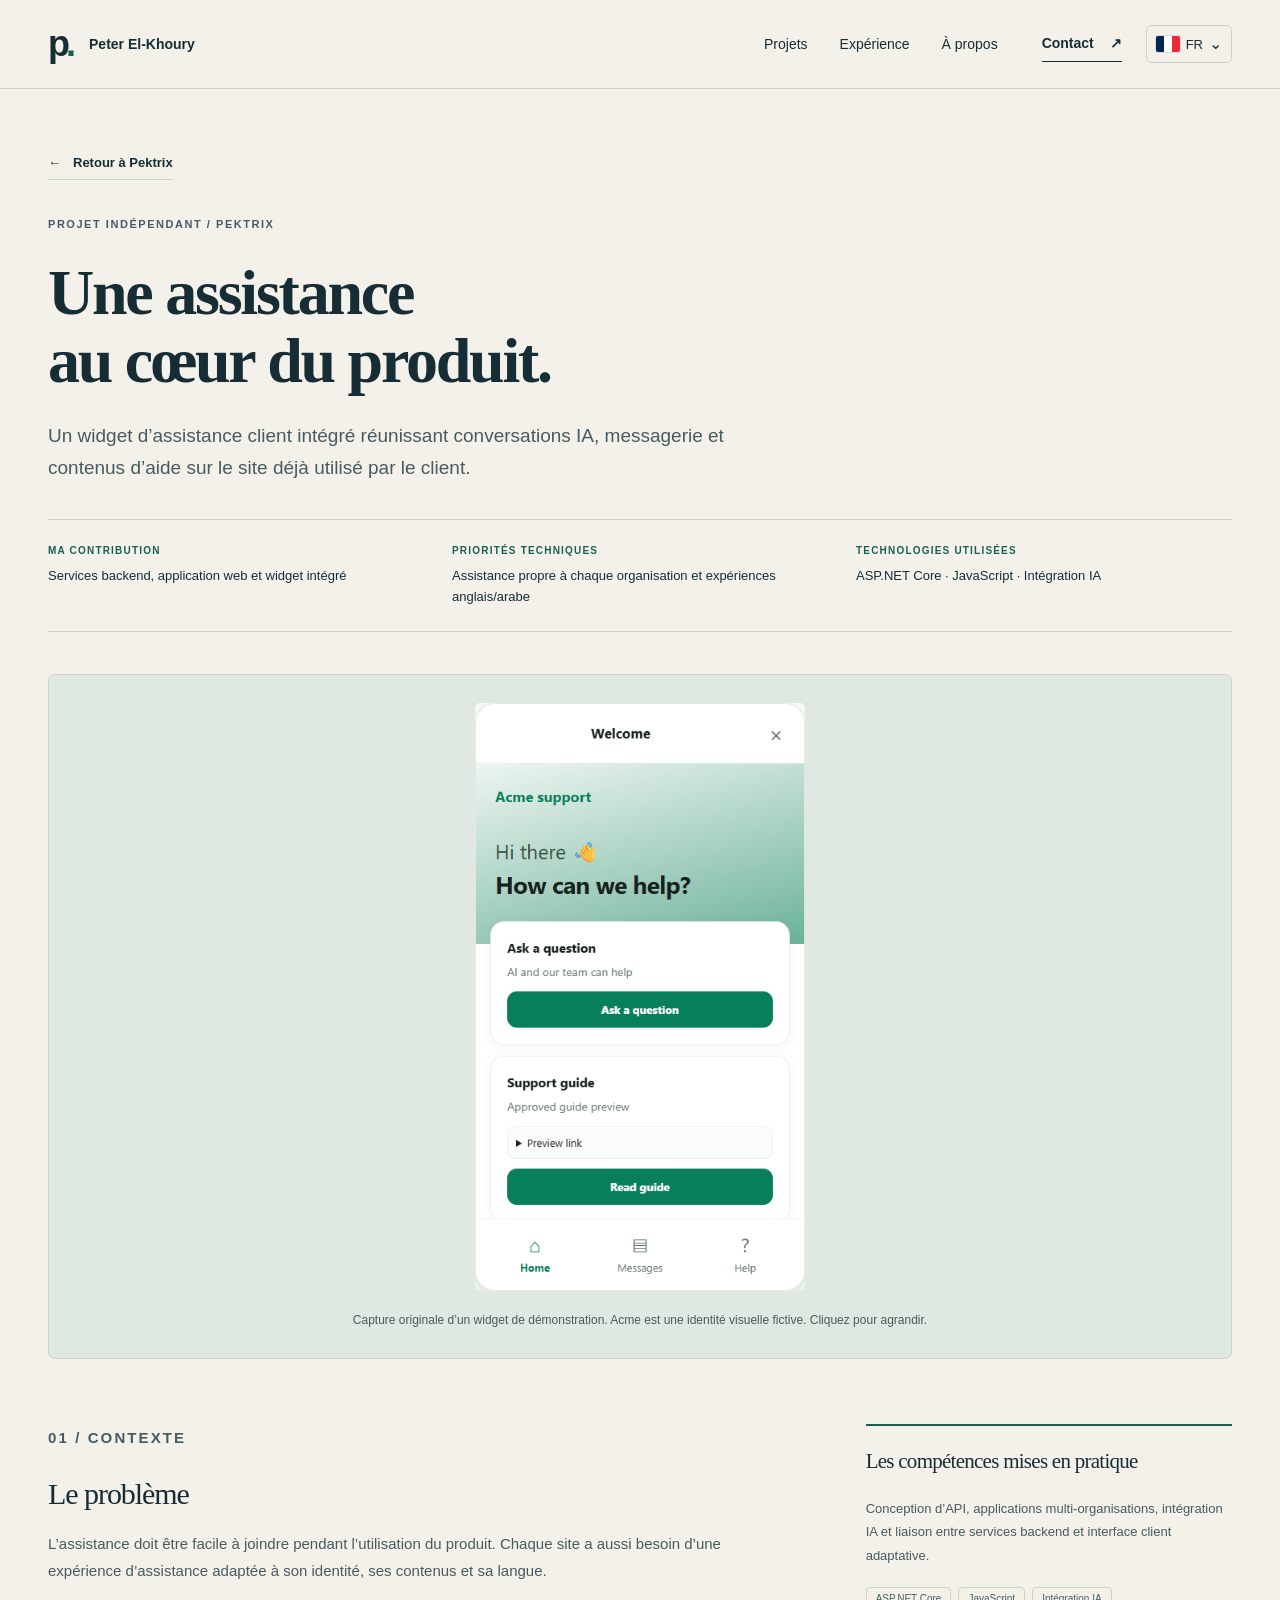
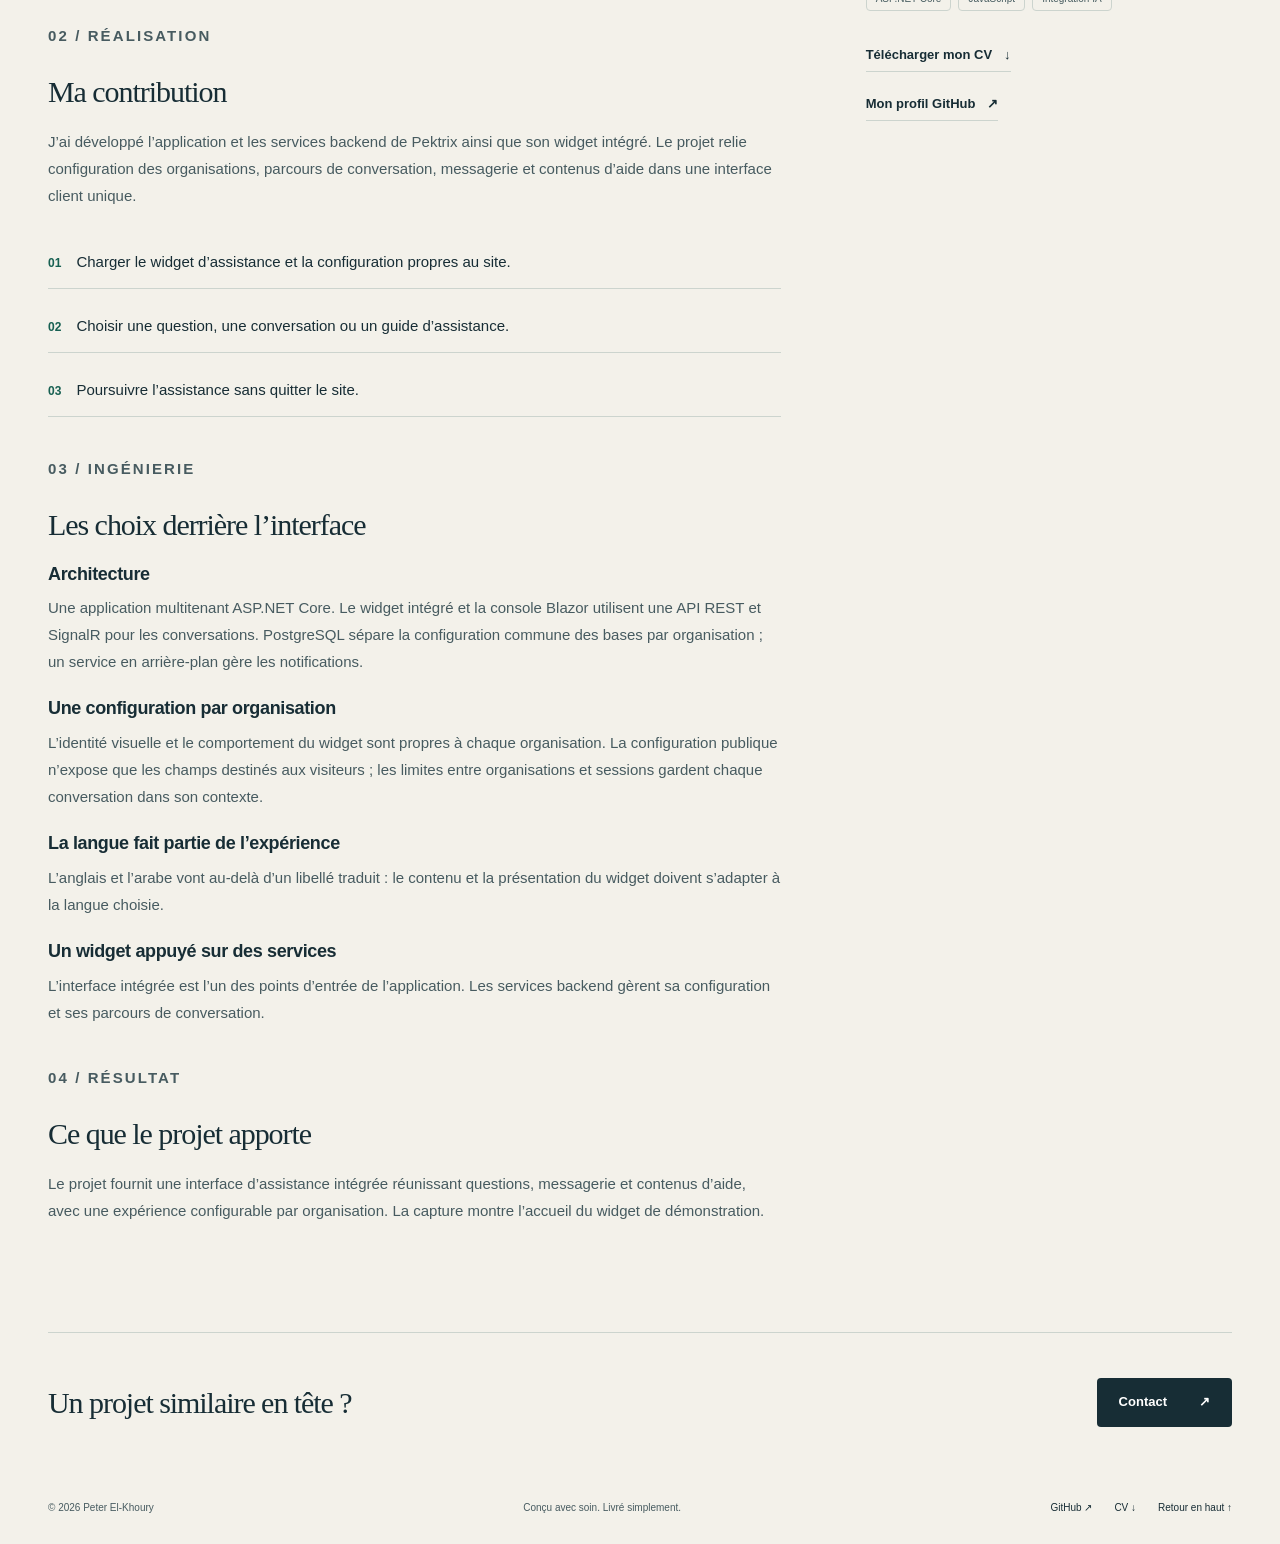
<file: fr/projects/pektrix.html>
<!doctype html>
<html lang="fr" dir="ltr">
<head>
  <meta charset="utf-8">
  <meta name="viewport" content="width=device-width, initial-scale=1">
  <meta name="theme-color" content="#f3f1ea">
  <title>Étude de cas Pektrix — Peter El-Khoury</title>
  <meta name="description" content="Un widget d’assistance client intégré réunissant conversations IA, messagerie et contenus d’aide sur le site déjà utilisé par le client.">
  <link rel="canonical" href="https://peterkhoury97.github.io/peterelkhoury.github.io/fr/projects/pektrix.html">
  <meta property="og:title" content="Étude de cas Pektrix — Peter El-Khoury">
  <meta property="og:description" content="Un widget d’assistance client intégré réunissant conversations IA, messagerie et contenus d’aide sur le site déjà utilisé par le client.">
  <meta property="og:type" content="article">
  <meta property="og:url" content="https://peterkhoury97.github.io/peterelkhoury.github.io/fr/projects/pektrix.html">
  <meta property="og:image" content="https://peterkhoury97.github.io/peterelkhoury.github.io/assets/images/pektrix.png">
  <meta property="og:image:alt" content="Widget de démonstration Pektrix avec accès aux questions et au guide d’assistance">
  <link rel="alternate" hreflang="en" href="https://peterkhoury97.github.io/peterelkhoury.github.io/projects/pektrix.html">
  <link rel="alternate" hreflang="ar" href="https://peterkhoury97.github.io/peterelkhoury.github.io/ar/projects/pektrix.html">
  <link rel="alternate" hreflang="fr" href="https://peterkhoury97.github.io/peterelkhoury.github.io/fr/projects/pektrix.html">
  <link rel="alternate" hreflang="x-default" href="https://peterkhoury97.github.io/peterelkhoury.github.io/projects/pektrix.html">
  <script src="../../language.js?v=20261012-1"></script>
  <link rel="icon" href="../../assets/favicon.svg" type="image/svg+xml">
  <link rel="stylesheet" href="../../styles.css?v=20261108-2">
  <script src="../../script.js?v=20261108-2" defer></script>
</head>
<body>
  <a class="skip-link" href="#main">Aller au contenu</a>
  <header class="site-header">
    <div class="container header-inner">
      <a class="wordmark" href="../index.html" aria-label="Peter El-Khoury, accueil"><span class="monogram">p<span>.</span></span><span>Peter El-Khoury</span></a>
      <div class="header-controls"><details class="language-picker"><summary aria-label="Choisir la langue: Français"><img class="language-flag" src="../../assets/flags/fr.svg" width="24" height="16" alt="" aria-hidden="true"><span class="language-code" aria-hidden="true">FR</span><span class="language-chevron" aria-hidden="true">⌄</span></summary><ul aria-label="Choisir la langue"><li><a class="language-link" href="../../projects/pektrix.html?lang=en" lang="en" hreflang="en"><img class="language-flag" src="../../assets/flags/en.svg" width="24" height="16" alt="" aria-hidden="true"><span dir="auto">English</span></a></li><li><a class="language-link" href="../../ar/projects/pektrix.html?lang=ar" lang="ar" hreflang="ar"><img class="language-flag" src="../../assets/flags/ar.svg" width="24" height="16" alt="" aria-hidden="true"><span dir="auto">العربية</span></a></li><li><a class="language-link" href="pektrix.html?lang=fr" lang="fr" hreflang="fr" aria-current="page"><img class="language-flag" src="../../assets/flags/fr.svg" width="24" height="16" alt="" aria-hidden="true"><span dir="auto">Français</span></a></li></ul></details><button class="menu-toggle" type="button" aria-expanded="false" aria-controls="navigation" hidden>Menu <span aria-hidden="true">☰</span></button></div>
      <nav id="navigation" aria-label="Navigation principale">
        <a href="../index.html#work">Projets</a><a href="../index.html#experience">Expérience</a><a href="../index.html#about">À propos</a>
        <a class="nav-contact" href="../index.html#contact">Contact <span aria-hidden="true">↗</span></a>
      </nav>
    </div>
  </header>
  <main id="main">
    <section class="case-hero container" aria-labelledby="case-title">
      <a class="text-link case-back" href="../index.html#pektrix"><span aria-hidden="true">←</span> Retour à Pektrix</a>
      <p class="eyebrow">Projet indépendant / Pektrix</p>
      <h1 id="case-title">Une assistance<br>au cœur du produit.</h1>
      <p class="case-intro">Un widget d’assistance client intégré réunissant conversations IA, messagerie et contenus d’aide sur le site déjà utilisé par le client.</p>
      <dl class="case-facts"><div><dt>Ma contribution</dt><dd>Services backend, application web et widget intégré</dd></div><div><dt>Priorités techniques</dt><dd>Assistance propre à chaque organisation et expériences anglais/arabe</dd></div><div><dt>Technologies utilisées</dt><dd>ASP.NET Core · JavaScript · Intégration IA</dd></div></dl>
    </section>
    <div class="container">
      <figure class="case-media case-media-widget">
        <a class="screenshot-link" href="../../assets/images/pektrix.png" data-title="Pektrix" data-caption="Capture originale d’un widget de démonstration. Acme est une identité visuelle fictive. Cliquez pour agrandir." aria-label="Agrandir la capture de Pektrix"><img src="../../assets/images/pektrix.png" width="410" height="730" alt="Widget de démonstration Pektrix avec accès aux questions et au guide d’assistance" fetchpriority="high"></a>
        <figcaption>Capture originale d’un widget de démonstration. Acme est une identité visuelle fictive. Cliquez pour agrandir.</figcaption>
      </figure>
      <div class="case-content">
        <div class="case-story">
          <section aria-labelledby="problem-title"><p class="eyebrow">01 / Contexte</p><h2 id="problem-title">Le problème</h2><p>L’assistance doit être facile à joindre pendant l’utilisation du produit. Chaque site a aussi besoin d’une expérience d’assistance adaptée à son identité, ses contenus et sa langue.</p></section>
          <section aria-labelledby="contribution-title"><p class="eyebrow">02 / Réalisation</p><h2 id="contribution-title">Ma contribution</h2><p>J’ai développé l’application et les services backend de Pektrix ainsi que son widget intégré. Le projet relie configuration des organisations, parcours de conversation, messagerie et contenus d’aide dans une interface client unique.</p><ol class="case-flow" aria-label="Parcours du produit"><li>Charger le widget d’assistance et la configuration propres au site.</li><li>Choisir une question, une conversation ou un guide d’assistance.</li><li>Poursuivre l’assistance sans quitter le site.</li></ol></section>
          <section aria-labelledby="decisions-title"><p class="eyebrow">03 / Ingénierie</p><h2 id="decisions-title">Les choix derrière l’interface</h2><h3>Architecture</h3><p>Une application multitenant ASP.NET Core. Le widget intégré et la console Blazor utilisent une API REST et SignalR pour les conversations. PostgreSQL sépare la configuration commune des bases par organisation ; un service en arrière-plan gère les notifications.</p><h3>Une configuration par organisation</h3><p>L’identité visuelle et le comportement du widget sont propres à chaque organisation. La configuration publique n’expose que les champs destinés aux visiteurs ; les limites entre organisations et sessions gardent chaque conversation dans son contexte.</p><h3>La langue fait partie de l’expérience</h3><p>L’anglais et l’arabe vont au-delà d’un libellé traduit : le contenu et la présentation du widget doivent s’adapter à la langue choisie.</p><h3>Un widget appuyé sur des services</h3><p>L’interface intégrée est l’un des points d’entrée de l’application. Les services backend gèrent sa configuration et ses parcours de conversation.</p></section>
          <section aria-labelledby="outcome-title"><p class="eyebrow">04 / Résultat</p><h2 id="outcome-title">Ce que le projet apporte</h2><p>Le projet fournit une interface d’assistance intégrée réunissant questions, messagerie et contenus d’aide, avec une expérience configurable par organisation. La capture montre l’accueil du widget de démonstration.</p></section>
        </div>
        <aside class="case-aside" aria-label="Compétences du projet et liens professionnels"><h2>Les compétences mises en pratique</h2><p>Conception d’API, applications multi-organisations, intégration IA et liaison entre services backend et interface client adaptative.</p><ul class="tags" aria-label="Technologies de Pektrix"><li>ASP.NET Core</li><li>JavaScript</li><li>Intégration IA</li></ul><a class="text-link" href="../index.html#cv">Télécharger mon CV <span aria-hidden="true">↓</span></a><br><a class="text-link" href="https://github.com/peterkhoury97" target="_blank" rel="noopener noreferrer">Mon profil GitHub <span aria-hidden="true">↗</span></a></aside>
      </div>
      <section class="case-cta" aria-labelledby="case-contact-title"><h2 id="case-contact-title">Un projet similaire en tête ?</h2><a class="button primary" href="mailto:peterelkhoury97@gmail.com?subject=Pektrix%20%E2%80%94%20engineering%20conversation">Contact <span aria-hidden="true">↗</span></a></section>
    </div>
  </main>
  <footer class="container footer"><p>© <span id="year">2026</span> Peter El-Khoury</p><p class="footer-note">Conçu avec soin. Livré simplement.</p><div><a href="https://github.com/peterkhoury97" target="_blank" rel="noopener noreferrer">GitHub <span aria-hidden="true">↗</span></a><a href="../../assets/Peter-El-Khoury-CV.pdf" download>CV <span aria-hidden="true">↓</span></a><a href="#main">Retour en haut <span aria-hidden="true">↑</span></a></div></footer>
  <dialog id="image-dialog" aria-labelledby="image-title"><div class="dialog-top"><h2 id="image-title">Capture du projet</h2><button id="close-dialog" type="button" aria-label="Fermer la capture">Fermer <span aria-hidden="true">×</span></button></div><div class="dialog-image"><img id="enlarged-image" alt=""></div><p id="image-caption"></p></dialog>
</body>
</html>
</file>
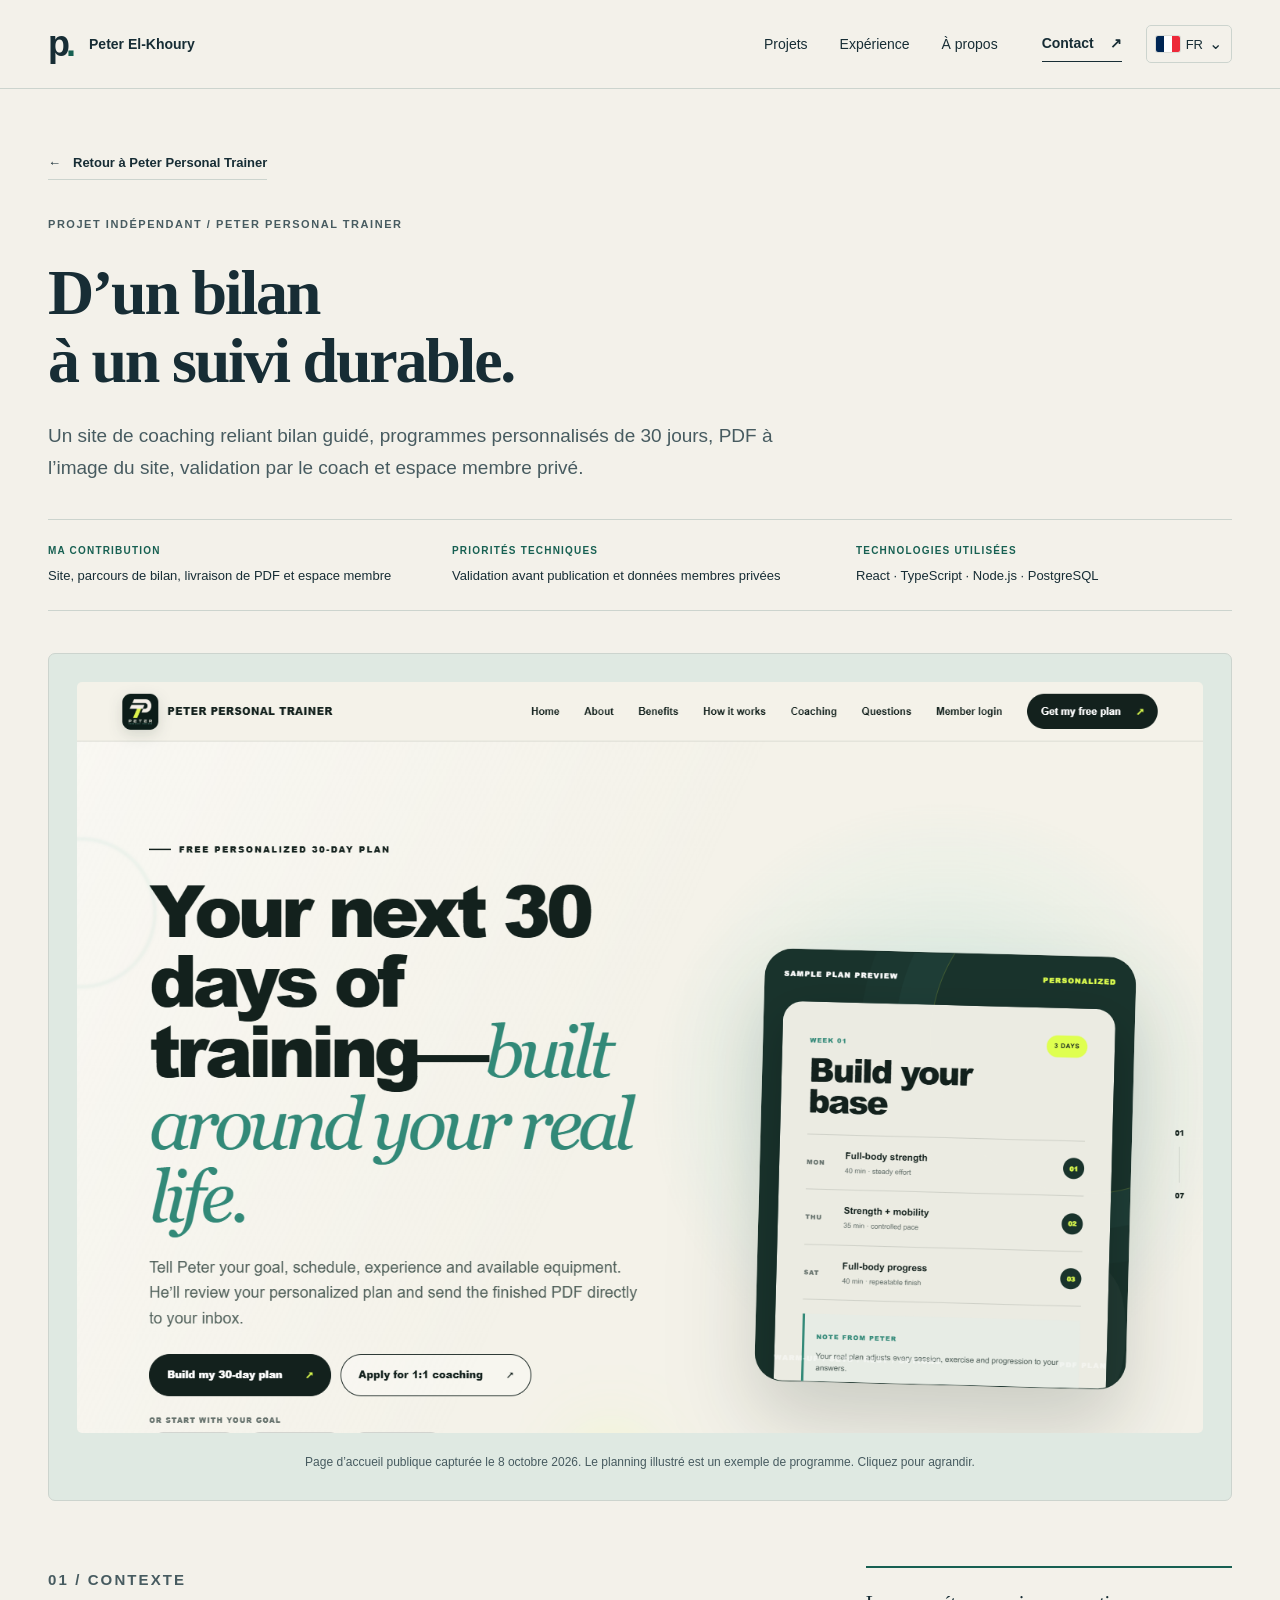
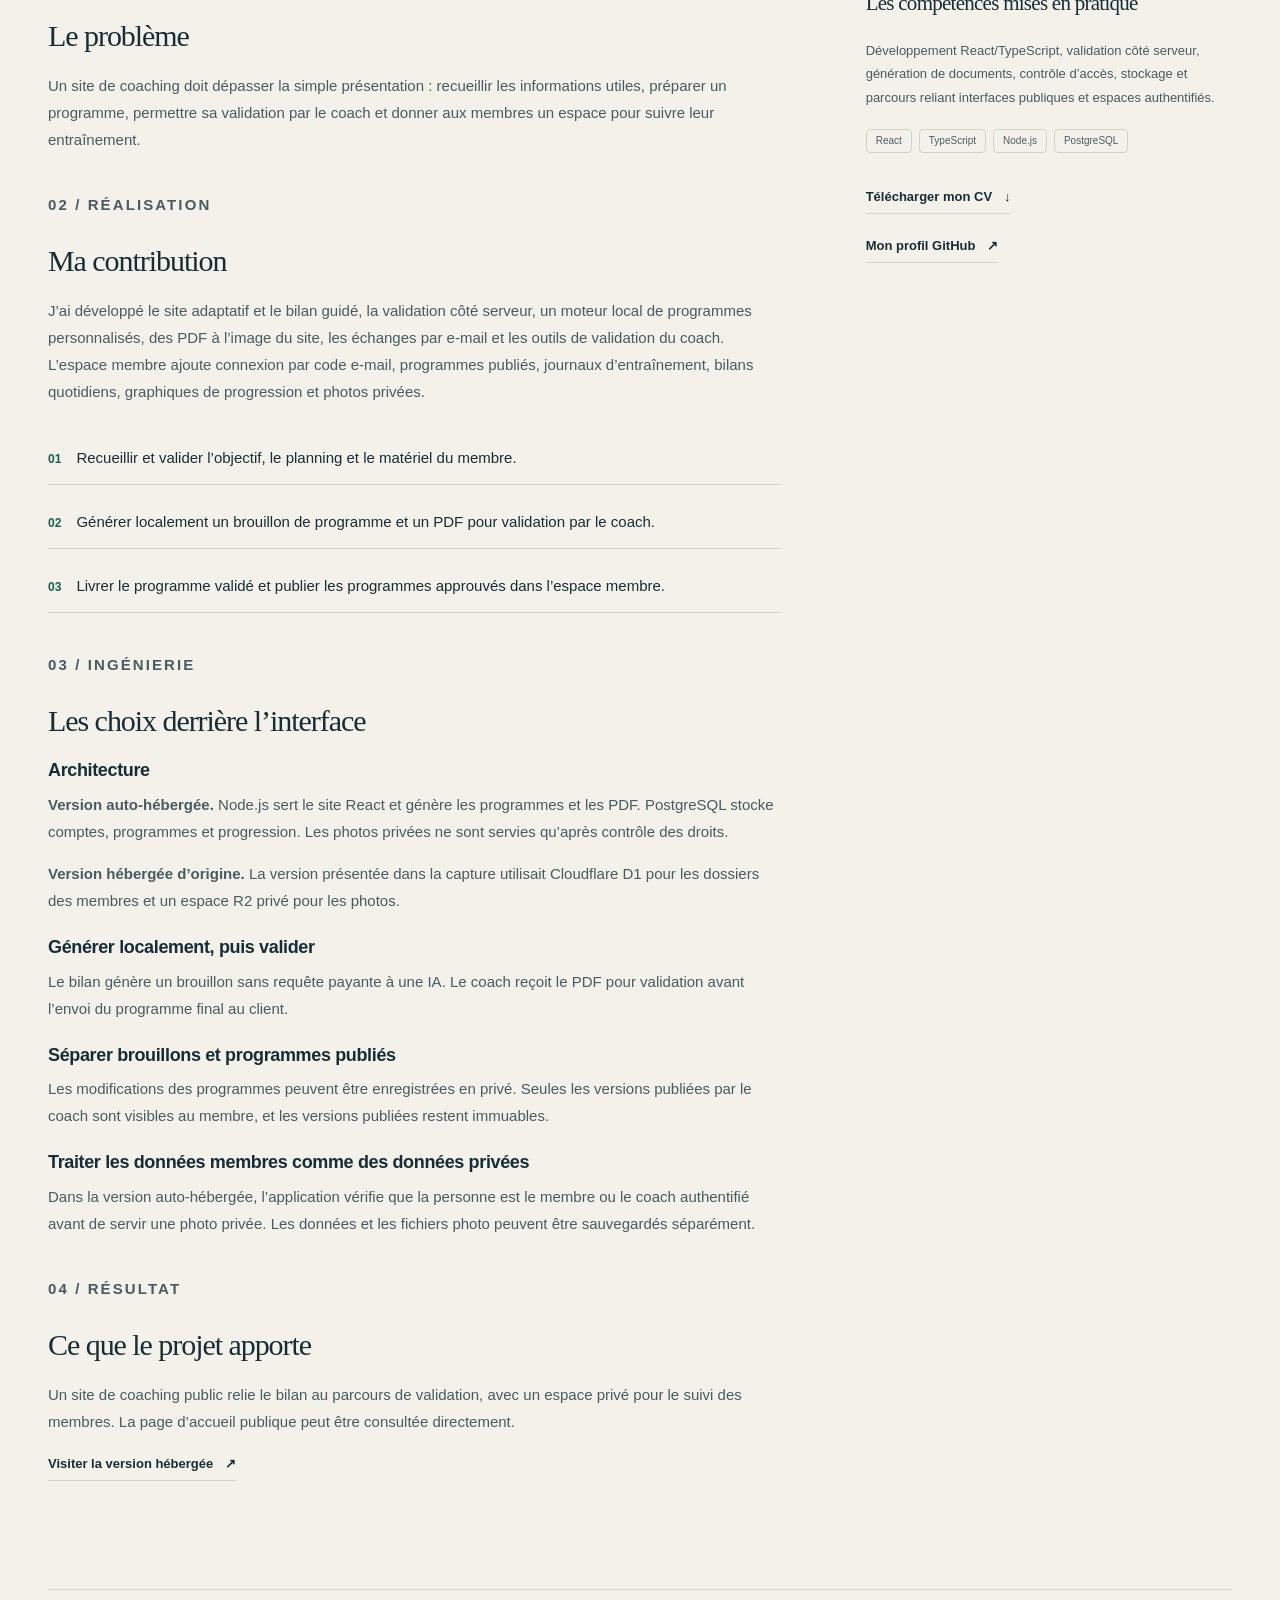
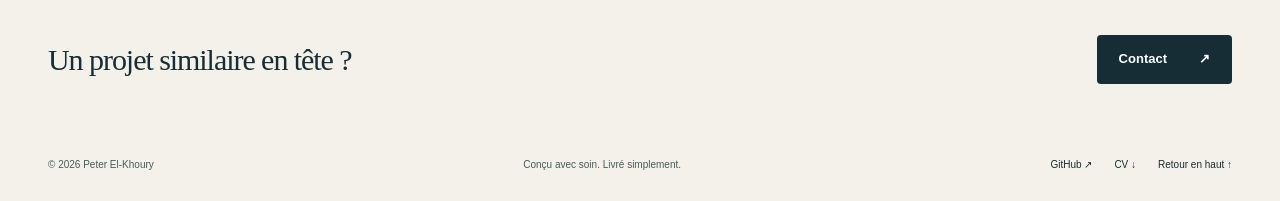
<file: fr/projects/personal-trainer.html>
<!doctype html>
<html lang="fr" dir="ltr">
<head>
  <meta charset="utf-8">
  <meta name="viewport" content="width=device-width, initial-scale=1">
  <meta name="theme-color" content="#f3f1ea">
  <title>Étude de cas Peter Personal Trainer — Peter El-Khoury</title>
  <meta name="description" content="Un site de coaching reliant bilan guidé, programmes personnalisés de 30 jours, PDF à l’image du site, validation par le coach et espace membre privé.">
  <link rel="canonical" href="https://peterkhoury97.github.io/peterelkhoury.github.io/fr/projects/personal-trainer.html">
  <meta property="og:title" content="Étude de cas Peter Personal Trainer — Peter El-Khoury">
  <meta property="og:description" content="Un site de coaching reliant bilan guidé, programmes personnalisés de 30 jours, PDF à l’image du site, validation par le coach et espace membre privé.">
  <meta property="og:type" content="article">
  <meta property="og:url" content="https://peterkhoury97.github.io/peterelkhoury.github.io/fr/projects/personal-trainer.html">
  <meta property="og:image" content="https://peterkhoury97.github.io/peterelkhoury.github.io/assets/images/personal-trainer.png">
  <meta property="og:image:alt" content="Accueil public de Peter Personal Trainer avec un exemple de programme personnalisé">
  <link rel="alternate" hreflang="en" href="https://peterkhoury97.github.io/peterelkhoury.github.io/projects/personal-trainer.html">
  <link rel="alternate" hreflang="ar" href="https://peterkhoury97.github.io/peterelkhoury.github.io/ar/projects/personal-trainer.html">
  <link rel="alternate" hreflang="fr" href="https://peterkhoury97.github.io/peterelkhoury.github.io/fr/projects/personal-trainer.html">
  <link rel="alternate" hreflang="x-default" href="https://peterkhoury97.github.io/peterelkhoury.github.io/projects/personal-trainer.html">
  <script src="../../language.js?v=20261012-1"></script>
  <link rel="icon" href="../../assets/favicon.svg" type="image/svg+xml">
  <link rel="stylesheet" href="../../styles.css?v=20261108-2">
  <script src="../../script.js?v=20261108-2" defer></script>
</head>
<body>
  <a class="skip-link" href="#main">Aller au contenu</a>
  <header class="site-header">
    <div class="container header-inner">
      <a class="wordmark" href="../index.html" aria-label="Peter El-Khoury, accueil"><span class="monogram">p<span>.</span></span><span>Peter El-Khoury</span></a>
      <div class="header-controls"><details class="language-picker"><summary aria-label="Choisir la langue: Français"><img class="language-flag" src="../../assets/flags/fr.svg" width="24" height="16" alt="" aria-hidden="true"><span class="language-code" aria-hidden="true">FR</span><span class="language-chevron" aria-hidden="true">⌄</span></summary><ul aria-label="Choisir la langue"><li><a class="language-link" href="../../projects/personal-trainer.html?lang=en" lang="en" hreflang="en"><img class="language-flag" src="../../assets/flags/en.svg" width="24" height="16" alt="" aria-hidden="true"><span dir="auto">English</span></a></li><li><a class="language-link" href="../../ar/projects/personal-trainer.html?lang=ar" lang="ar" hreflang="ar"><img class="language-flag" src="../../assets/flags/ar.svg" width="24" height="16" alt="" aria-hidden="true"><span dir="auto">العربية</span></a></li><li><a class="language-link" href="personal-trainer.html?lang=fr" lang="fr" hreflang="fr" aria-current="page"><img class="language-flag" src="../../assets/flags/fr.svg" width="24" height="16" alt="" aria-hidden="true"><span dir="auto">Français</span></a></li></ul></details><button class="menu-toggle" type="button" aria-expanded="false" aria-controls="navigation" hidden>Menu <span aria-hidden="true">☰</span></button></div>
      <nav id="navigation" aria-label="Navigation principale">
        <a href="../index.html#work">Projets</a><a href="../index.html#experience">Expérience</a><a href="../index.html#about">À propos</a>
        <a class="nav-contact" href="../index.html#contact">Contact <span aria-hidden="true">↗</span></a>
      </nav>
    </div>
  </header>
  <main id="main">
    <section class="case-hero container" aria-labelledby="case-title">
      <a class="text-link case-back" href="../index.html#personal-trainer"><span aria-hidden="true">←</span> Retour à Peter Personal Trainer</a>
      <p class="eyebrow">Projet indépendant / Peter Personal Trainer</p>
      <h1 id="case-title">D’un bilan<br>à un suivi durable.</h1>
      <p class="case-intro">Un site de coaching reliant bilan guidé, programmes personnalisés de 30 jours, PDF à l’image du site, validation par le coach et espace membre privé.</p>
      <dl class="case-facts"><div><dt>Ma contribution</dt><dd>Site, parcours de bilan, livraison de PDF et espace membre</dd></div><div><dt>Priorités techniques</dt><dd>Validation avant publication et données membres privées</dd></div><div><dt>Technologies utilisées</dt><dd>React · TypeScript · Node.js · PostgreSQL</dd></div></dl>
    </section>
    <div class="container">
      <figure class="case-media">
        <a class="screenshot-link" href="../../assets/images/personal-trainer.png" data-title="Peter Personal Trainer" data-caption="Page d’accueil publique capturée le 8 octobre 2026. Le planning illustré est un exemple de programme. Cliquez pour agrandir." aria-label="Agrandir la capture de Peter Personal Trainer"><img src="../../assets/images/personal-trainer.png" width="1440" height="960" alt="Accueil public de Peter Personal Trainer avec un exemple de programme personnalisé" fetchpriority="high"></a>
        <figcaption>Page d’accueil publique capturée le 8 octobre 2026. Le planning illustré est un exemple de programme. Cliquez pour agrandir.</figcaption>
      </figure>
      <div class="case-content">
        <div class="case-story">
          <section aria-labelledby="problem-title"><p class="eyebrow">01 / Contexte</p><h2 id="problem-title">Le problème</h2><p>Un site de coaching doit dépasser la simple présentation : recueillir les informations utiles, préparer un programme, permettre sa validation par le coach et donner aux membres un espace pour suivre leur entraînement.</p></section>
          <section aria-labelledby="contribution-title"><p class="eyebrow">02 / Réalisation</p><h2 id="contribution-title">Ma contribution</h2><p>J’ai développé le site adaptatif et le bilan guidé, la validation côté serveur, un moteur local de programmes personnalisés, des PDF à l’image du site, les échanges par e-mail et les outils de validation du coach. L’espace membre ajoute connexion par code e-mail, programmes publiés, journaux d’entraînement, bilans quotidiens, graphiques de progression et photos privées.</p><ol class="case-flow" aria-label="Parcours du produit"><li>Recueillir et valider l’objectif, le planning et le matériel du membre.</li><li>Générer localement un brouillon de programme et un PDF pour validation par le coach.</li><li>Livrer le programme validé et publier les programmes approuvés dans l’espace membre.</li></ol></section>
          <section aria-labelledby="decisions-title"><p class="eyebrow">03 / Ingénierie</p><h2 id="decisions-title">Les choix derrière l’interface</h2><h3>Architecture</h3><p><strong>Version auto-hébergée.</strong> Node.js sert le site React et génère les programmes et les PDF. PostgreSQL stocke comptes, programmes et progression. Les photos privées ne sont servies qu’après contrôle des droits.</p><p><strong>Version hébergée d’origine.</strong> La version présentée dans la capture utilisait Cloudflare D1 pour les dossiers des membres et un espace R2 privé pour les photos.</p><h3>Générer localement, puis valider</h3><p>Le bilan génère un brouillon sans requête payante à une IA. Le coach reçoit le PDF pour validation avant l’envoi du programme final au client.</p><h3>Séparer brouillons et programmes publiés</h3><p>Les modifications des programmes peuvent être enregistrées en privé. Seules les versions publiées par le coach sont visibles au membre, et les versions publiées restent immuables.</p><h3>Traiter les données membres comme des données privées</h3><p>Dans la version auto-hébergée, l’application vérifie que la personne est le membre ou le coach authentifié avant de servir une photo privée. Les données et les fichiers photo peuvent être sauvegardés séparément.</p></section>
          <section aria-labelledby="outcome-title"><p class="eyebrow">04 / Résultat</p><h2 id="outcome-title">Ce que le projet apporte</h2><p>Un site de coaching public relie le bilan au parcours de validation, avec un espace privé pour le suivi des membres. La page d’accueil publique peut être consultée directement.</p><a class="text-link" href="https://form-flow-personal-training.peterkhoury.chatgpt.site/" target="_blank" rel="noopener noreferrer">Visiter la version hébergée <span aria-hidden="true">↗</span></a></section>
        </div>
        <aside class="case-aside" aria-label="Compétences du projet et liens professionnels"><h2>Les compétences mises en pratique</h2><p>Développement React/TypeScript, validation côté serveur, génération de documents, contrôle d’accès, stockage et parcours reliant interfaces publiques et espaces authentifiés.</p><ul class="tags" aria-label="Technologies de Peter Personal Trainer"><li>React</li><li>TypeScript</li><li>Node.js</li><li>PostgreSQL</li></ul><a class="text-link" href="../index.html#cv">Télécharger mon CV <span aria-hidden="true">↓</span></a><br><a class="text-link" href="https://github.com/peterkhoury97" target="_blank" rel="noopener noreferrer">Mon profil GitHub <span aria-hidden="true">↗</span></a></aside>
      </div>
      <section class="case-cta" aria-labelledby="case-contact-title"><h2 id="case-contact-title">Un projet similaire en tête ?</h2><a class="button primary" href="mailto:peterelkhoury97@gmail.com?subject=Peter%20Personal%20Trainer%20%E2%80%94%20engineering%20conversation">Contact <span aria-hidden="true">↗</span></a></section>
    </div>
  </main>
  <footer class="container footer"><p>© <span id="year">2026</span> Peter El-Khoury</p><p class="footer-note">Conçu avec soin. Livré simplement.</p><div><a href="https://github.com/peterkhoury97" target="_blank" rel="noopener noreferrer">GitHub <span aria-hidden="true">↗</span></a><a href="../../assets/Peter-El-Khoury-CV.pdf" download>CV <span aria-hidden="true">↓</span></a><a href="#main">Retour en haut <span aria-hidden="true">↑</span></a></div></footer>
  <dialog id="image-dialog" aria-labelledby="image-title"><div class="dialog-top"><h2 id="image-title">Capture du projet</h2><button id="close-dialog" type="button" aria-label="Fermer la capture">Fermer <span aria-hidden="true">×</span></button></div><div class="dialog-image"><img id="enlarged-image" alt=""></div><p id="image-caption"></p></dialog>
</body>
</html>
</file>
<file: styles.css>
:root {
  --paper:#f3f1ea;
  --ink:#172d35;
  --muted:#475b60;
  --accent-color:#176052;
  --line:#ccd4ce;
  --sage:#dfe9e2;
  --white:#fff;
  --radius:7px
}

*,*::before,*::after {
  box-sizing:border-box
}

html {
  scroll-behavior:smooth;
  scroll-padding-top:105px
}

body {
  margin:0;
  background:var(--paper);
  color:var(--ink);
  font-family:Arial,Helvetica,sans-serif;
  line-height:1.6;
  -webkit-font-smoothing:antialiased
}

button,a {
  -webkit-tap-highlight-color:transparent
}

a {
  color:inherit;
  text-decoration:none
}

button {
  font:inherit
}

img {
  max-width:100%;
  display:block
}

h1,h2,h3,p {
  margin-top:0
}

h1,h2,h3 {
  line-height:1.1;
  letter-spacing:-.045em
}

h2 {
  font-size:clamp(34px,4.1vw,54px);
  font-weight:400;
  margin-bottom:24px
}

html:not([dir="rtl"]) h1,html:not([dir="rtl"]) h2 {
  font-family:Georgia,"Times New Roman",serif;
  letter-spacing:-.035em
}

h3 {
  font-weight:600
}

p {
  color:var(--muted)
}

button,summary {
  cursor:pointer
}

a:focus-visible,button:focus-visible,summary:focus-visible {
  outline:3px solid var(--accent-color);
  outline-offset:5px
}

a:hover {
  color:var(--accent-color)
}

.container {
  width:min(1220px,calc(100% - 96px));
  margin-inline:auto
}

.skip-link {
  position:fixed;
  left:16px;
  top:-70px;
  z-index:20;
  background:var(--ink);
  color:white;
  padding:12px 20px
}

.skip-link:focus {
  top:12px
}

.site-header {
  position:sticky;
  top:0;
  z-index:10;
  background:rgba(243,241,234,.97);
  border-bottom:1px solid var(--line);
  backdrop-filter:blur(12px)
}

.header-inner {
  display:flex;
  justify-content:space-between;
  align-items:center;
  min-height:88px;
  gap:24px
}

.header-controls {
  display:flex;
  align-items:center;
  gap:12px;
  order:3;
  flex-shrink:0
}

.header-inner nav {
  order:2;
  margin-inline-start:auto
}

.language-picker {
  position:relative;
  margin:0;
  padding:0;
  border:0
}

.language-picker summary {
  display:inline-flex;
  align-items:center;
  justify-content:center;
  gap:6px;
  min-height:38px;
  padding:5px 9px;
  border:1px solid var(--line);
  border-radius:5px;
  font-size:13px;
  font-weight:600;
  white-space:nowrap;
  direction:ltr;
  list-style:none
}

.language-picker summary:hover {
  border-color:var(--accent-color)
}

.language-picker summary span,.language-picker[open] summary span {
  font-size:inherit;
  color:inherit;
  transform:none
}

.language-picker summary .language-chevron {
  font-size:16px;
  line-height:1
}

.language-picker ul {
  position:absolute;
  inset-inline-end:0;
  top:calc(100% + 8px);
  width:180px;
  margin:0;
  padding:6px;
  list-style:none;
  border:1px solid var(--line);
  border-radius:8px;
  background:var(--paper);
  box-shadow:0 8px 28px #1830391c;
  z-index:10
}

.language-link {
  display:flex;
  align-items:center;
  gap:10px;
  min-height:44px;
  padding:8px 10px;
  border-radius:4px;
  font-size:13px;
  font-weight:600;
  direction:ltr
}

.language-link:hover,.language-link[aria-current="page"] {
  background:var(--sage)
}

.language-flag {
  display:block;
  width:24px;
  height:16px;
  object-fit:cover;
  border-radius:2px;
  box-shadow:0 0 0 1px #1830391c;
  flex:none
}

.wordmark {
  display:flex;
  align-items:center;
  gap:13px;
  font-weight:700;
  font-size:14px
}

.monogram {
  font-size:36px;
  letter-spacing:-4px;
  line-height:1;
  margin-inline-end:4px;
  direction:ltr;
  unicode-bidi:isolate
}

.monogram span {
  color:var(--accent-color)
}

nav {
  display:flex;
  align-items:center;
  gap:32px;
  font-size:14px
}

nav a {
  padding-block:12px
}

.nav-contact {
  margin-inline-start:12px;
  font-weight:700;
  border-bottom:1px solid var(--ink);
  padding-block:6px
}

.nav-contact span {
  margin-inline-start:12px
}

.menu-toggle {
  border:1px solid var(--line);
  background:transparent;
  border-radius:5px;
  padding:8px 14px;
  font-size:14px;
  display:none
}

.hero {
  display:grid;
  grid-template-columns:minmax(0,1.04fr) minmax(0,1fr);
  gap:clamp(36px,6vw,96px);
  align-items:center;
  padding-top:76px;
  padding-bottom:68px
}

.eyebrow {
  font-size:11px;
  letter-spacing:.14em;
  text-transform:uppercase;
  font-weight:700;
  margin-bottom:26px;
  color:var(--muted)
}

.hero .eyebrow {
  display:flex;
  align-items:center;
  gap:9px;
  font-size:10px;
  letter-spacing:.12em;
  color:var(--accent-color)
}

.hero .eyebrow::before {
  content:"";
  width:24px;
  height:1px;
  background:currentColor;
  flex:none
}

h1 {
  font-size:clamp(44px,4.9vw,67px);
  font-weight:600;
  line-height:1.05;
  margin-bottom:26px;
  letter-spacing:-.055em
}

.hero h1 {
  font-size:clamp(42px,5.9vw,85px);
  font-weight:400;
  line-height:.98;
  text-wrap:balance
}

.hero-description {
  font-size:17px;
  max-width:48ch;
  line-height:1.7
}

.hero-actions {
  display:flex;
  align-items:center;
  gap:30px;
  margin-top:32px
}

.button {
  display:inline-flex;
  align-items:center;
  justify-content:center;
  gap:32px;
  padding:14px 22px;
  border-radius:4px;
  font-size:13px;
  font-weight:700;
  transition:background .15s
}

.primary {
  background:var(--ink);
  color:white
}

.primary:hover {
  background:var(--accent-color);
  color:white
}

.text-link {
  display:inline-flex;
  align-items:center;
  gap:12px;
  font-size:13px;
  font-weight:700;
  border-bottom:1px solid var(--line);
  padding-bottom:5px
}

.hero-footnote {
  font-family:ui-monospace,Consolas,monospace;
  font-size:12px;
  margin:26px 0 0;
  color:var(--muted);
  direction:ltr;
  unicode-bidi:isolate
}

[dir="rtl"] .hero-footnote {
  text-align:right
}

.workflow {
  margin:0;
  padding:clamp(16px,2.4vw,34px);
  min-width:0;
  background:#172d35;
  color:#f4f6ed;
  border:1px solid #253e45;
  border-radius:var(--radius);
  box-shadow:0 7px 0 #d8e1d9
}

.workflow-heading {
  padding-bottom:15px;
  margin-bottom:8px;
  border-bottom:1px solid #405861
}

.workflow-kicker {
  font-family:ui-monospace,Consolas,monospace;
  font-size:11px;
  letter-spacing:.08em;
  color:#9bd8c1;
  margin:0 0 9px
}

[dir="rtl"] .workflow-kicker {
  font-family:inherit;
  letter-spacing:0
}

.workflow-heading h2 {
  font-size:clamp(24px,2.5vw,35px);
  line-height:1.2;
  margin:0
}

.workflow-steps {
  position:relative;
  list-style:none;
  margin:0;
  padding:0
}

.workflow-steps::before {
  content:"";
  position:absolute;
  inset-block:25px;
  inset-inline-start:25px;
  width:1px;
  background:#45636a
}

.workflow-steps li {
  position:relative;
  display:grid;
  grid-template-columns:28px minmax(0,1fr);
  align-items:center;
  gap:12px;
  padding:8px 10px;
  min-height:56px;
  border:1px solid transparent;
  border-radius:5px
}

.workflow-step {
  display:grid;
  place-items:center;
  width:28px;
  height:28px;
  color:#9bd8c1;
  background:#223d45;
  border:1px solid #4b7274;
  border-radius:4px;
  font:11px ui-monospace,Consolas,monospace
}

.workflow-steps strong {
  display:block;
  font-size:14px;
  line-height:1.35
}

.workflow-steps p,.workflow-footer p {
  margin:2px 0 0;
  color:#bfd1cf;
  font-size:12px;
  line-height:1.5
}

.workflow-footer {
  display:flex;
  align-items:center;
  justify-content:space-between;
  flex-wrap:wrap;
  gap:3px 10px;
  border-top:1px solid #405861;
  padding-top:8px;
  min-height:45px;
  margin-top:8px
}

.workflow-replay {
  padding:6px 0;
  color:#a6e0c9;
  background:none;
  border:0;
  font-size:12px;
  font-weight:700
}

.workflow-replay:hover {
  text-decoration:underline
}

.workflow-replay:focus-visible {
  outline-color:#a6e0c9
}

.workflow-running .workflow-steps li {
  animation:workflow-pass .8s ease-in-out var(--step-delay, 0s) both
}

.workflow-running li:nth-child(2) { --step-delay:.82s }
.workflow-running li:nth-child(3) { --step-delay:1.64s }
.workflow-running li:nth-child(4) { --step-delay:2.46s }

@keyframes workflow-pass {
  20%,75% {background-color:#285047;border-color:#70c3a3}
}

.project-workflow {
  margin-block:18px;
  padding:11px;
  color:var(--ink);
  background:#eaf0ea;
  border-color:var(--line);
  box-shadow:none
}

.project-workflow figcaption {
  display:flex;
  flex-wrap:wrap;
  align-items:center;
  justify-content:space-between;
  gap:0 10px;
  margin-bottom:3px
}

.project-workflow h4 {
  margin:0;
  font-size:12px
}

.project-workflow .workflow-replay {
  min-height:28px;
  color:var(--accent-color);
  font-size:11px
}

.project-workflow .workflow-replay:focus-visible {
  outline-color:var(--accent-color)
}

.project-workflow .workflow-steps {
  display:grid;
  grid-template-columns:repeat(3,minmax(0,1fr));
  gap:4px
}

.project-workflow .workflow-steps::before {
  inset-block:17px auto;
  inset-inline:17px calc(33.333% - 17px);
  width:auto;
  height:1px;
  background:#a9b9ad
}

.project-workflow .workflow-steps li {
  display:flex;
  flex-direction:column;
  align-items:start;
  gap:5px;
  padding:6px;
  min-width:0;
  min-height:0
}

.project-workflow .workflow-step {
  width:21px;
  height:21px;
  color:var(--accent-color);
  background:#f7f9f5;
  border-color:#a7b9ad;
  font-size:10px
}

.project-workflow .workflow-steps strong {
  font-size:11px;
  overflow-wrap:anywhere
}

.project-workflow .workflow-track {
  margin:6px 6px 1px;
  color:var(--muted);
  font-size:11px;
  font-weight:700
}

.project-workflow.workflow-running .workflow-steps li {
  animation-name:project-workflow-pass;
  animation-duration:.66s
}

.project-workflow .workflow-steps li:nth-child(2) { --step-delay:.68s }
.project-workflow .workflow-steps li:nth-child(3) { --step-delay:1.36s }

@keyframes project-workflow-pass {
  20%,75% {background-color:#cfe4d7;border-color:#60937d}
}

.window-bar {
  height:29px;
  display:flex;
  align-items:center;
  gap:4px;
  padding:0 12px;
  background:#fdfdfb;
  border-bottom:1px solid #e2e4e0;
  font-size:8px;
  color:#6a7474
}

.window-bar i {
  width:5px;
  height:5px;
  display:block;
  background:#c6ccc5;
  border-radius:50%
}

.window-bar span {
  flex:1;
  text-align:center;
  margin-right:20px
}

.window-bar b {
  font-size:14px;
  font-weight:400
}

.impact-section {
  padding-bottom:55px;
  border-bottom:1px solid var(--line)
}

.impact-heading {
  display:flex;
  align-items:center;
  justify-content:space-between;
  gap:20px;
  margin-bottom:22px
}

.impact-heading .eyebrow {
  margin:0
}

.impact-grid,.cv-grid {
  display:grid;
  grid-template-columns:repeat(3,minmax(0,1fr));
  gap:24px
}

.impact-grid article {
  border-top:1px solid var(--line);
  padding-top:24px
}

.impact-number {
  font-size:48px;
  font-weight:600;
  line-height:1;
  letter-spacing:-.05em;
  color:var(--accent-color);
  margin-bottom:17px
}

.impact-grid h2 {
  font-size:19px;
  line-height:1.25;
  letter-spacing:-.025em;
  margin-bottom:12px
}

.impact-grid article>p:not(.impact-number) {
  font-size:13px;
  margin-bottom:14px;
  max-width:320px
}

.impact-grid article>a {
  font-size:11px;
  font-weight:600
}

.cv-section {
  padding-bottom:96px
}

.cv-card {
  display:flex;
  flex-direction:column;
  align-items:flex-start;
  padding:28px;
  border:1px solid var(--line);
  border-radius:var(--radius);
  background:#fafaf6;
  transition:border-color .15s
}

.cv-card:hover {
  border-color:var(--accent-color)
}

.cv-card .eyebrow {
  color:var(--accent-color);
  margin-bottom:20px
}

.cv-card h3 {
  font-size:24px;
  color:var(--ink);
  line-height:1.2;
  margin-bottom:14px
}

.cv-card p {
  font-size:13px;
  margin-bottom:28px
}

.cv-download {
  width:100%;
  display:flex;
  justify-content:space-between;
  gap:15px;
  font-size:12px;
  font-weight:700;
  margin-top:auto;
  color:var(--ink)
}

.recruiter-links {
  display:flex;
  flex-wrap:wrap;
  gap:20px 32px;
  margin-top:30px
}

.cv-language-note {
  font-size:12px;
  margin-top:-20px;
  margin-bottom:24px
}

.project-actions {
  display:flex;
  flex-wrap:wrap;
  gap:14px 24px;
  margin-bottom:20px
}

.case-hero {
  padding-top:60px;
  padding-bottom:42px
}

.case-back {
  margin-bottom:36px
}

.case-hero h1 {
  max-width:920px;
  font-size:clamp(40px,5vw,68px)
}

.case-intro {
  max-width:730px;
  font-size:19px;
  line-height:1.7
}

.case-facts {
  display:grid;
  grid-template-columns:1fr 1fr 1fr;
  gap:28px;
  border-block:1px solid var(--line);
  padding-block:23px;
  margin:35px 0 0
}

.case-facts dt {
  font-size:10px;
  font-weight:700;
  color:var(--accent-color);
  letter-spacing:.12em;
  text-transform:uppercase;
  margin-bottom:7px
}

.case-facts dd {
  margin:0;
  font-size:13px
}

.case-media {
  background:var(--sage);
  border:1px solid var(--line);
  border-radius:var(--radius);
  margin:0;
  padding:28px
}

.case-media img {
  width:100%;
  border-radius:5px
}

.case-media-widget img {
  width:min(100%,330px);
  margin-inline:auto
}

.case-media figcaption {
  max-width:760px;
  margin:20px auto 0;
  text-align:center;
  color:var(--muted);
  font-size:12px
}

.case-content {
  display:grid;
  grid-template-columns:minmax(0,2fr) minmax(0,1fr);
  gap:85px;
  padding-top:65px;
  padding-bottom:70px
}

.case-story section {
  margin-bottom:38px
}

.case-story h2 {
  font-size:30px;
  margin-bottom:20px
}

.case-story h3 {
  font-size:18px;
  letter-spacing:-.02em;
  margin-bottom:10px;
  margin-top:24px
}

.case-story p,.case-story li {
  font-size:15px;
  line-height:1.8
}

.case-story ul {
  padding-inline-start:21px;
  color:var(--muted)
}

.case-story li+li {
  margin-top:10px
}

.case-aside {
  align-self:start;
  border-top:2px solid var(--accent-color);
  padding-top:24px
}

.case-aside h2 {
  font-size:21px;
  letter-spacing:-.02em
}

.case-aside p {
  font-size:13px;
  line-height:1.8
}

.case-aside .tags {
  margin-block:20px 30px
}

.case-aside .text-link {
  margin-bottom:18px
}

.case-flow {
  list-style:none;
  padding:0;
  margin:26px 0;
  counter-reset:flow
}

.case-flow li {
  counter-increment:flow;
  display:flex;
  align-items:baseline;
  gap:15px;
  padding-block:13px;
  border-bottom:1px solid var(--line)
}

.case-flow li::before {
  content:"0" counter(flow);
  color:var(--accent-color);
  font-size:12px;
  font-weight:700;
  flex-shrink:0
}

.case-cta {
  border-top:1px solid var(--line);
  padding-block:45px;
  display:flex;
  justify-content:space-between;
  align-items:center;
  gap:25px
}

.case-cta h2 {
  font-size:30px;
  margin:0
}

.section {
  padding-block:96px
}

.section-heading {
  display:flex;
  justify-content:space-between;
  align-items:flex-end;
  margin-bottom:43px;
  gap:30px
}

.section-heading h2 {
  margin-bottom:0
}

.section-heading>p {
  font-size:13px;
  margin:0 0 4px
}

.featured-project {
  display:grid;
  grid-template-columns:1fr 1fr;
  min-height:590px;
  border:1px solid var(--line);
  background:#fafaf6;
  border-radius:var(--radius);
  overflow:hidden;
  margin-bottom:32px
}

.featured-copy {
  padding:58px 48px;
  align-self:center
}

.project-category {
  font-size:9px;
  letter-spacing:.13em;
  font-weight:700;
  margin-bottom:14px;
  color:var(--accent-color)
}

.featured-copy h3 {
  font-size:46px;
  margin-bottom:12px
}

.project-subtitle {
  font-size:23px;
  line-height:1.3;
  letter-spacing:-.035em;
  color:var(--ink);
  max-width:350px;
  margin-bottom:19px
}

.featured-copy>p:not(.project-category):not(.project-subtitle) {
  font-size:14px;
  max-width:360px
}

.tags {
  display:flex;
  flex-wrap:wrap;
  gap:7px;
  list-style:none;
  padding:0;
  margin:22px 0
}

.tags li {
  border:1px solid var(--line);
  padding:3px 9px;
  border-radius:4px;
  color:#495e62;
  font-size:10px
}

.featured-media {
  position:relative;
  display:flex;
  align-items:center;
  justify-content:center;
  background:var(--sage);
  padding:52px 30px
}

.media-label {
  position:absolute;
  left:26px;
  top:24px;
  font-size:9px;
  letter-spacing:.09em;
  color:#53695d
}

.widget-preview {
  width:235px;
  border-radius:17px;
  overflow:hidden;
  box-shadow:0 18px 35px #26383218;
  transition:transform .2s
}

.widget-preview:hover {
  transform:translateY(-4px)
}

.media-footnote {
  position:absolute;
  bottom:18px;
  right:26px;
  font-size:10px;
  color:#53695d
}

.media-footnote span {
  margin-left:12px
}

.project-grid {
  display:grid;
  grid-template-columns:1fr 1fr;
  gap:32px
}

.project-card {
  min-width:0;
  border:1px solid var(--line);
  border-radius:var(--radius);
  overflow:hidden;
  background:#fafaf6
}

.project-card-wide {
  grid-column:1 / -1;
  display:grid;
  grid-template-columns:1fr 1fr;
  align-items:start
}

.project-card-wide .project-image {
  border-bottom:0;
  border-right:1px solid var(--line)
}

.project-visit {
  display:inline-block;
  margin-bottom:20px
}

.project-image {
  display:block;
  background:#e9ece6;
  overflow:hidden;
  border-bottom:1px solid var(--line)
}

.project-image>img {
  width:100%;
  height:auto;
  transition:opacity .2s
}

.project-image:hover>img {
  opacity:.88
}

.project-copy {
  padding:30px 32px 25px
}

.project-title {
  display:flex;
  justify-content:space-between;
  align-items:baseline;
  margin-bottom:14px;
  gap:10px
}

.project-title h3 {
  font-size:29px;
  margin:0
}

.project-title>span {
  font-size:12px;
  color:#7b8889
}

.project-copy>p:not(.project-category):not(.preview-label) {
  font-size:14px;
  margin-bottom:18px;
  line-height:1.7
}

.project-copy .tags {
  margin-top:0;
  margin-bottom:20px
}

details {
  border-top:1px solid var(--line);
  font-size:12px
}

summary {
  display:flex;
  justify-content:space-between;
  align-items:center;
  gap:12px;
  padding-block:15px;
  font-weight:600;
  list-style:none
}

summary::-webkit-details-marker {
  display:none
}

summary span {
  font-size:20px;
  font-weight:400;
  line-height:1
}

details[open] summary span {
  transform:rotate(45deg)
}

.project-detail {
  padding:0 0 8px
}

.project-detail p {
  font-size:13px;
  line-height:1.7
}

.project-detail strong {
  color:var(--ink)
}

.project-architecture {
  margin-block:18px;
  padding-inline-start:14px;
  border-inline-start:2px solid var(--sage)
}

.project-architecture h4 {
  margin:0 0 4px;
  color:var(--muted);
  font-size:11px;
  letter-spacing:.1em;
  text-transform:uppercase
}

html[dir="rtl"] .project-architecture h4 {
  letter-spacing:0
}

.project-architecture p {
  margin:0;
  font-size:13px;
  line-height:1.6;
  color:var(--ink)
}

.project-architecture p + p {
  margin-block-start:7px
}

.featured-copy .screenshot-link {
  margin-top:20px
}

.preview-label {
  font-size:10px;
  color:#6b7772;
  display:flex;
  align-items:center;
  gap:6px
}

.preview-label::before {
  content:"";
  width:4px;
  height:4px;
  background:#758c76;
  border-radius:50%
}

.work-note {
  text-align:center;
  font-size:11px;
  margin:28px 0 0;
  color:#697871
}

.experience-section {
  background:#ebece5;
  padding-block:90px;
  border-block:1px solid var(--line)
}

.experience-layout {
  display:grid;
  grid-template-columns:1fr 1.2fr;
  gap:100px
}

.experience-intro {
  position:sticky;
  top:130px;
  align-self:start
}

.experience-intro>p:not(.eyebrow) {
  font-size:14px;
  max-width:340px;
  margin-bottom:25px
}

.timeline article {
  padding:28px 0;
  border-bottom:1px solid #d0d6cc
}

.timeline article:first-child {
  padding-top:0
}

.role-heading {
  display:flex;
  justify-content:space-between;
  align-items:baseline;
  gap:16px
}

.role-heading h3 {
  font-size:22px;
  margin-bottom:8px
}

.role-heading>span {
  font-size:10px;
  color:#586662;
  white-space:nowrap
}

.timeline .role {
  font-size:11px;
  color:#405752;
  margin-bottom:12px
}

.timeline article>p:last-child {
  font-size:13px;
  margin:0;
  line-height:1.75
}

.timeline-note {
  font-size:10px;
  margin-top:14px
}

.about-layout {
  display:grid;
  grid-template-columns:1.1fr 1fr;
  gap:100px
}

.about-layout>div>p:not(.eyebrow):not(.education) {
  font-size:14px;
  max-width:480px
}

.about-layout .about-lead {
  font-size:20px!important;
  color:var(--ink);
  line-height:1.6;
  letter-spacing:-.02em
}

.education {
  font-size:12px;
  font-weight:600;
  margin-top:32px;
  margin-bottom:0;
  color:var(--ink)
}

.education span {
  color:var(--muted);
  font-size:11px;
  font-weight:400
}

.skills {
  padding-top:32px
}

.skills>div {
  padding:20px 0;
  border-bottom:1px solid var(--line)
}

.skills>div:first-child {
  padding-top:0
}

.skills h3 {
  font-size:17px;
  letter-spacing:-.02em;
  margin-bottom:12px
}

.skills p {
  font-size:12px;
  line-height:1.9;
  margin-bottom:0
}

.contact-section {
  background:var(--ink);
  color:white;
  padding-block:72px
}

.contact-section .eyebrow {
  color:#bac5c5
}

.contact-heading {
  display:flex;
  align-items:center;
  justify-content:space-between;
  gap:30px
}

.contact-heading h2 {
  font-size:clamp(40px,5.4vw,72px);
  letter-spacing:-.05em;
  margin-bottom:42px
}

.contact-arrow {
  background:#276356;
  color:#fff;
  font-size:70px;
  line-height:1;
  display:flex;
  align-items:center;
  justify-content:center;
  width:110px;
  height:110px;
  border-radius:var(--radius);
  flex-shrink:0
}

.contact-arrow:hover {
  background:#347767;
  color:#fff
}

.contact-bottom {
  border-top:1px solid #40505a;
  padding-top:27px;
  display:flex;
  align-items:center;
  justify-content:space-between;
  gap:20px
}

.email-link {
  font-size:clamp(16px,2vw,25px);
  letter-spacing:-.025em;
  border-bottom:1px solid #7c8a8e;
  padding-bottom:4px
}

.email-link:hover {
  color:#a6e0c9
}

.contact-bottom>p {
  font-size:11px;
  color:#bdc7c9;
  margin:0
}

.footer {
  display:flex;
  justify-content:space-between;
  align-items:center;
  gap:20px;
  padding-block:28px;
  font-size:10px
}

.footer p {
  margin:0
}

.footer>div {
  display:flex;
  gap:22px
}

dialog {
  width:min(1320px,94vw);
  max-height:94vh;
  padding:0;
  border:0;
  border-radius:12px;
  background:var(--paper);
  color:var(--ink);
  box-shadow:0 28px 80px #0004
}

dialog::backdrop {
  background:#14252dd9;
  backdrop-filter:blur(5px)
}

.dialog-top {
  display:flex;
  align-items:center;
  justify-content:space-between;
  gap:20px;
  padding:18px 24px;
  border-bottom:1px solid var(--line)
}

.dialog-top h2 {
  font-size:18px;
  margin:0;
  letter-spacing:-.02em
}

.dialog-top button {
  border:1px solid var(--line);
  background:transparent;
  border-radius:4px;
  padding:8px 15px;
  font-size:12px;
  white-space:nowrap
}

.dialog-top button span {
  font-size:18px;
  margin-left:9px
}

.dialog-image {
  background:#e6e9e1;
  padding:16px;
  display:flex;
  justify-content:center
}

.dialog-image img {
  object-fit:contain;
  max-height:calc(94vh - 165px);
  width:auto;
  height:auto;
  max-width:100%
}

#image-caption {
  padding:16px 24px;
  margin:0;
  font-size:11px
}

body.dialog-open {
  overflow:hidden
}

img {
  height:auto
}

@media(max-width:1050px) {
  .container {
    width:calc(100% - 64px)
  }
  .hero {
    gap:25px;
    padding-top:65px;
    padding-bottom:56px
  }
  h1 {
    font-size:52px
  }
  .hero-actions {
    gap:22px
  }
  .experience-layout,.about-layout {
    gap:50px
  }
  .featured-copy {
    padding:40px 30px
  }
  .featured-project {
    min-height:540px
  }
  .widget-preview {
    width:215px
  }
  .project-grid {
    gap:24px
  }
  .project-copy {
    padding:26px
  }
}

@media(max-width:760px) {
  html {
    scroll-padding-top:95px
  }
  .container {
    width:calc(100% - 40px)
  }
  .header-inner {
    min-height:76px;
    flex-wrap:wrap;
    gap:0
  }
  .header-controls {
    order:2;
    gap:8px
  }
  .header-inner nav {
    order:3;
    margin-inline-start:0
  }
  .language-picker summary {
    min-height:36px;
    padding:5px 6px;
    font-size:12px
  }
  .menu-toggle {
    padding:8px;
    font-size:12px
  }
  .wordmark {
    font-size:12px
  }
  .monogram {
    font-size:32px
  }
  .js .menu-toggle:not([hidden]) {
    display:flex;
    gap:6px;
    align-items:center
  }
  nav {
    width:100%;
    gap:22px;
    font-size:12px;
    padding-bottom:16px;
    justify-content:space-between
  }
  .js nav {
    display:none
  }
  .js nav.is-open {
    display:flex
  }
  .nav-contact {
    margin:0
  }
  .hero {
    display:flex;
    flex-direction:column;
    align-items:stretch;
    gap:32px;
    padding-top:43px;
    padding-bottom:42px
  }
  .hero h1 {
    font-size:clamp(42px,8vw,64px);
    max-width:550px
  }
  .hero-description {
    font-size:15px;
    max-width:480px
  }
  .hero-footnote {
    font-size:10px
  }
  .hero .eyebrow {
    font-size:9px;
    margin-bottom:22px
  }
  .section {
    padding-block:64px
  }
  .section-heading {
    display:block;
    margin-bottom:30px
  }
  .section-heading h2 {
    font-size:40px
  }
  .section-heading>p {
    margin-top:22px;
    font-size:12px
  }
  .impact-section {
    padding-bottom:45px
  }
  .impact-heading {
    align-items:flex-start;
    flex-direction:column;
    gap:14px
  }
  .impact-grid,.cv-grid {
    grid-template-columns:1fr;
    gap:22px
  }
  .impact-grid article {
    padding-top:22px
  }
  .impact-number {
    font-size:40px
  }
  .impact-grid article>p:not(.impact-number) {
    max-width:none
  }
  .cv-section {
    padding-bottom:64px
  }
  .cv-card {
    padding:25px
  }
  .case-hero {
    padding-top:36px;
    padding-bottom:30px
  }
  .case-hero h1 {
    font-size:42px
  }
  .case-intro {
    font-size:16px
  }
  .case-facts {
    grid-template-columns:1fr;
    gap:20px
  }
  .case-media {
    padding:14px
  }
  .case-media figcaption {
    font-size:11px
  }
  .case-content {
    grid-template-columns:1fr;
    gap:20px;
    padding-block:45px
  }
  .case-cta {
    align-items:flex-start;
    flex-direction:column
  }
  .featured-project {
    grid-template-columns:1fr;
    min-height:0;
    margin-bottom:24px
  }
  .featured-copy {
    padding:34px 28px
  }
  .featured-copy h3 {
    font-size:37px
  }
  .project-subtitle {
    font-size:24px
  }
  .featured-media {
    min-height:540px
  }
  .widget-preview {
    width:240px
  }
  .project-grid {
    grid-template-columns:1fr
  }
  .project-card-wide {
    grid-template-columns:1fr
  }
  .project-card-wide .project-image {
    border-right:0;
    border-bottom:1px solid var(--line)
  }
  .project-title h3 {
    font-size:28px
  }
  .experience-section {
    padding-block:60px
  }
  .experience-layout,.about-layout {
    grid-template-columns:1fr;
    gap:38px
  }
  .experience-intro {
    position:static
  }
  .experience-intro h2 {
    font-size:40px
  }
  .timeline article {
    padding-block:23px
  }
  .role-heading h3 {
    font-size:21px
  }
  .skills {
    padding-top:0
  }
  .about-layout h2 {
    font-size:37px
  }
  .contact-section {
    padding-block:55px
  }
  .contact-heading h2 {
    font-size:42px;
    margin-bottom:32px
  }
  .contact-arrow {
    width:68px;
    height:68px;
    font-size:44px
  }
  .contact-bottom {
    align-items:flex-start;
    flex-direction:column;
    gap:22px
  }
  .email-link {
    font-size:19px;
    overflow-wrap:anywhere
  }
  .footer {
    flex-wrap:wrap;
    padding-block:24px;
    gap:15px
  }
  .footer>div {
    gap:17px
  }
  .dialog-top {
    padding:14px
  }
  .dialog-top h2 {
    font-size:15px
  }
  .dialog-top button {
    padding:6px 10px
  }
  .dialog-image {
    padding:8px
  }
  #image-caption {
    padding:14px;
    font-size:10px
  }
}

@media(max-width:420px) {
  .wordmark {
    gap:8px;
    font-size:11px
  }
  .hero-actions {
    gap:19px
  }
  .hero-actions .button {
    gap:17px;
    padding:14px 17px;
    font-size:11px
  }
  .hero-actions .text-link {
    font-size:11px
  }
  .hero h1 {
    font-size:43px
  }
  .hero .eyebrow {
    font-size:8px;
    letter-spacing:.08em
  }
  .hero-description {
    font-size:14px
  }
  .featured-media {
    min-height:520px
  }
  .project-copy {
    padding:25px 22px
  }
  .contact-heading h2 {
    font-size:35px
  }
  .contact-arrow {
    width:55px;
    height:55px;
    font-size:36px
  }
  .footer {
    font-size:9px
  }
  .role-heading>span {
    font-size:9px
  }
}

@media(prefers-reduced-motion:reduce) {
  html {
    scroll-behavior:auto
  }
  *,*::before,*::after {
    transition:none!important;
    animation:none!important
  }
}

/* Keep Arabic text connected and mixed Latin names in their natural order. */
html[dir="rtl"] body {
  font-family:Tahoma,Arial,sans-serif
}

html[dir="rtl"] h1,html[dir="rtl"] h2,html[dir="rtl"] h3,
html[dir="rtl"] .eyebrow,html[dir="rtl"] .project-category,
html[dir="rtl"] .case-facts dt {
  letter-spacing:0;
  text-transform:none
}

html[dir="rtl"] .hero h1 {
  font-weight:700;
  line-height:1.2
}

html[dir="rtl"] .impact-number {
  text-align:right
}

.tags li {
  unicode-bidi:isolate
}

.email-link,.window-bar {
  direction:ltr;
  unicode-bidi:isolate
}

html[dir="rtl"] .text-link>span[aria-hidden],
html[dir="rtl"] .button>span[aria-hidden] {
  transform:scaleX(-1)
}

html[dir="rtl"] .footer {
  flex-wrap:wrap
}

@media(max-width:1050px) and (min-width:761px) {
  .header-inner {
    gap:16px
  }
  .header-inner nav {
    gap:20px
  }
}
</file>
